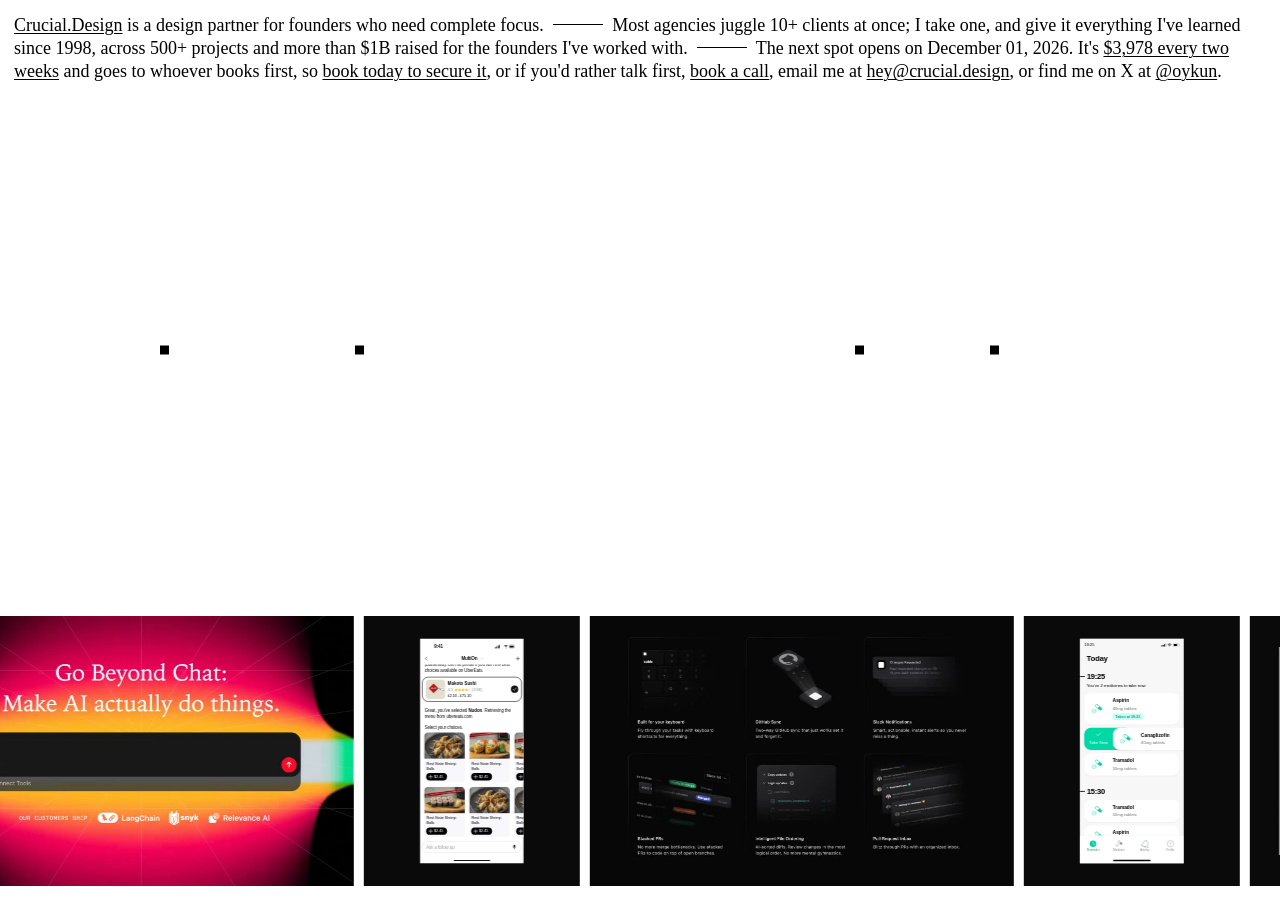
<file: index.html>
<!DOCTYPE html>
<!--

   ████ ████  ██ ██  ████ ██  ███  ██          ███    ██        ████  █████  ████ ██  ████ ██  ██
  ██    ██ ██ ██ ██ ██    ██ ██ ██ ██         ██ ██   ██        ██ ██ ███   ███   ██ ██    ███ ██
  ██    ████  ██ ██ ██    ██ █████ ██         █████   ██        ██ ██ ███     ███ ██ ██ ██ ██ ███
   ████ ██ ██  ████  ████ ██ ██ ██ █████      ██ ██ █ ██ █      ████  █████ ████  ██  ████ ██  ██

  Hey! You are reading the source code. You are my kind of founder.
  Let's talk: hey@crucial.design

-->
<html lang="en">
<head>
  <!-- Google tag (gtag.js) -->
  <script async src="https://www.googletagmanager.com/gtag/js?id=G-3W3DC31QMG"></script>
  <script>
    window.dataLayer = window.dataLayer || [];
    function gtag(){dataLayer.push(arguments);}
    gtag('js', new Date());
    gtag('config', 'G-3W3DC31QMG');
  </script>
  <meta charset="UTF-8">
  <meta name="viewport" content="width=device-width, initial-scale=1.0">
  <title>Crucial.Design — One client at a time</title>
  <meta name="description" content="Design partner for founders who need complete focus. One client at a time, since 1998. London.">

  <!-- Open Graph -->
  <meta property="og:title" content="Crucial.Design — One client at a time">
  <meta property="og:description" content="Design partner for founders who need complete focus. One client at a time, since 1998. London.">
  <meta property="og:type" content="website">
  <meta property="og:url" content="https://crucial.design">
  <meta property="og:image" content="https://crucial.design/images/crucialdesign-og.jpg">

  <!-- Twitter Card -->
  <meta name="twitter:card" content="summary_large_image">
  <meta name="twitter:title" content="Crucial.Design — One client at a time">
  <meta name="twitter:description" content="Design partner for founders who need complete focus. One client at a time, since 1998. London.">
  <meta name="twitter:image" content="https://crucial.design/images/crucialdesign-og.jpg">

  <link rel="icon" type="image/jpeg" href="/images/avatar.jpg">
  <style>
    /* One size, one colour, plain text. */
    :root { --pad: 14px; --strip: clamp(170px, 30dvh, 330px); }
    * { box-sizing: border-box; margin: 0; padding: 0; }
    html, body { height: 100%; overflow: hidden; }
    body {
      background: #fff;
      color: #000;
      font: 400 18px/1.3 'Times New Roman', Times, serif;
      -webkit-font-smoothing: antialiased;
      display: grid;
      grid-template-rows: 1fr auto;
      height: 100dvh;
    }
    a { color: inherit; text-decoration: none; }
    a { text-decoration: underline; text-decoration-thickness: 1px; text-underline-offset: 2px; }
    a:hover { text-decoration: none; }

    .lead { padding-top: var(--pad); min-height: 0; overflow: hidden; }
    .ruled {
      line-height: 1.28;
      padding: 0 var(--pad);
    }
    .ruled p { text-wrap: pretty; }
    /* The ———— divider, drawn as one solid line. */
    .rule {
      display: inline-block;
      width: 2.8em;
      margin: 0 0.25em;
      border-top: 1px solid currentColor;
      vertical-align: 0.32em;
      overflow: hidden;
      white-space: nowrap;
      text-indent: 100%;
      line-height: 0;
    }

    .strip {
      height: var(--strip);
      overflow: hidden;
      cursor: grab;
      touch-action: pan-y;
      user-select: none;
      -webkit-user-select: none;
      margin-bottom: var(--pad);
    }
    .strip.dragging { cursor: grabbing; }
    .track { display: flex; height: 100%; width: max-content; will-change: transform; }
    .track figure { height: 100%; padding-right: 10px; flex: none; }
    .track img, .track video {
      height: 100%;
      width: auto;
      display: block;
      background: #111;
      pointer-events: none;
    }

    /* Hover a piece: a line about it in the middle of the screen, set like the text at the top. */
    .about {
      position: fixed;
      left: var(--pad); right: var(--pad);
      top: 50%;                      /* moved onto the dots' line by layout() */
      transform: translateY(-50%);
      line-height: 1.28;
      text-wrap: pretty;
      pointer-events: none;
      opacity: 0;
      transition: opacity .25s;
    }
    .about.on { opacity: 1; }

    /* Easter eggs: four black dots on one line, halfway between the text and the work. They're little bodies:
       hover one and it grows both ways into a black pill that shoves its neighbours aside; click and it does the thing.
       Click the white space and they get flung, bounce off each other and settle somewhere new. */
    .dots { position: fixed; inset: 0; pointer-events: none; transition: opacity .25s; }
    body.peek .dots { opacity: 0; pointer-events: none; }
    body.peek .dot { pointer-events: none; }
    .dot {
      position: absolute;
      height: 9px; width: 9px;
      background: #000; color: #fff;
      text-decoration: none;
      font-size: 16px; line-height: 30px;
      white-space: nowrap; overflow: hidden;
      pointer-events: auto;
      cursor: pointer;
      transform: translateY(-50%);
      transition: height .22s cubic-bezier(.22,1,.36,1);   /* width and position are run by the physics below */
    }
    .dot::before { content: ''; position: absolute; inset: -10px; }   /* a bigger target than the 9px dot */
    .dot[data-kind="time"] { cursor: default; }
    .dot span { display: block; width: max-content; padding: 0 15px; opacity: 0; transition: opacity .15s; }
    .dot.open { height: 30px; z-index: 1; }
    .dot.open span { opacity: 1; transition-delay: .06s; }
    .dot:hover { text-decoration: none; }

    @media (max-width: 700px) {
      :root { --strip: clamp(130px, 22dvh, 210px); }
    }
  </style>
</head>
<body>

  <main class="lead">
    <div class="ruled">
    <p>
      <a href="/">Crucial.Design</a> is a design partner for founders who need complete focus.
      <span class="rule">————</span> Most agencies juggle 10+ clients at once; I take one, and give it everything I've learned since 1998,
      across 500+ projects and more than $1B raised for the founders I've worked with.
      <span class="rule">————</span> The next spot opens on December 01, 2026. It's <a href="https://buy.stripe.com/28E8wDf8O1k99LY7gs0gw0w" target="_blank" rel="noopener">$3,978 every two weeks</a> and goes to whoever books first, so
      <a href="https://buy.stripe.com/28E8wDf8O1k99LY7gs0gw0w" target="_blank" rel="noopener">book today to secure it</a>,
      or if you'd rather talk first, <a href="https://cal.com/crucialdesign/15min" target="_blank" rel="noopener">book a call</a>,
      email me at <a href="mailto:hey@crucial.design">hey@crucial.design</a>, or find me on X at
      <a href="https://x.com/oykun" target="_blank" rel="noopener">@oykun</a>.
    </p>
    </div>
  </main>

  <p class="about" id="about" aria-hidden="true"></p>

  <div class="dots" id="dots">
    <a class="dot" data-kind="time" role="note" aria-label="Where I am"><span>Based in London, <b id="clock" style="font-weight:400"></b> local time</span></a>
    <a class="dot" href="https://cal.com/crucialdesign/15min" target="_blank" rel="noopener" aria-label="Book a call"><span>Book a 15-minute call</span></a>
    <a class="dot" href="mailto:hey@crucial.design" aria-label="Email"><span>hey@crucial.design</span></a>
    <a class="dot" href="https://buy.stripe.com/28E8wDf8O1k99LY7gs0gw0w" target="_blank" rel="noopener" aria-label="Start"><span>Start now, $3,978 every two weeks</span></a>
  </div>

  <section class="strip" id="strip" aria-label="Selected work">
    <div class="track" id="track"></div>
  </section>

  <script>
    // What each project did, shown mid-screen on hover (wording and numbers from the Q4 redesign, checked 9 Nov).
    var PROJECTS = {
      arcade:  'Arcade.dev, the MCP runtime for secure, reliable AI agent deployments. $72M raised, backed by Morgan Stanley, Wipro, SYN Ventures and Laude Ventures.',
      multion: 'MultiOn.ai, AI agents that act on your behalf. Backed by Amazon and General Catalyst, featured in Forbes and VentureBeat.',
      cubic:   'cubic.dev, code review for the AI era. Backed by Y Combinator, helping teams ship higher-quality code 3x faster.',
      echo:    'Echo, NHS prescriptions without the hassle. Featured by Apple, BBC, Wired, The Times and TechCrunch, then acquired by McKesson, owner of LloydsPharmacy.',
      cooin:   'Cooin, a platform to buy, sell and trade crypto on web and mobile, built with Adobe.',
      mod:     'mod.computer, a real-time workspace for orchestrating AI coding agents.'
    };

    // The strip, in order: [file, project, width / height]. .mp4 files are the animated pieces from Q4.
    var WORK = [
      ['v-arcade001.mp4', 'arcade', 2400/1528], ['screen-multion-chat.svg', 'multion'], ['v-cubic-4.mp4', 'cubic', 2200/1400],
      ['screen-echo-today.svg', 'echo'], ['v-cooin-dash.mp4', 'cooin', 744/520], ['v-arcade002.mp4', 'arcade', 2400/1400],
      ['mod-brand-small.svg', 'mod'], ['v-multion-1-signin.mp4', 'multion', 1200/1844], ['v-cubic-card-2.mp4', 'cubic', 1130/1150],
      ['screen-cooin-sell.svg', 'cooin'], ['screen-multion-home.svg', 'multion'], ['v-arcade003.mp4', 'arcade', 2400/1528],
      ['multion-3_00.jpg', 'multion'], ['v-cubic-card-4.mp4', 'cubic', 1130/1150], ['v-cooin-terrace.mp4', 'cooin', 1280/1600],
      ['screen-echo-meds.svg', 'echo'], ['v-arcade004.mp4', 'arcade', 2400/1528], ['v-cubic-card-1.mp4', 'cubic', 1130/1150],
      ['v-cubic-card-5.mp4', 'cubic', 1130/1150]
    ];

    var strip = document.getElementById('strip');
    var track = document.getElementById('track');
    var still = window.matchMedia('(prefers-reduced-motion: reduce)').matches;

    // Two copies of the set, so the loop never shows an end.
    for (var copy = 0; copy < 2; copy++) {
      WORK.forEach(function (w) {
        var fig = document.createElement('figure');
        var el;
        if (/\.mp4$/.test(w[0])) {
          el = document.createElement('video');
          el.src = '/work/' + w[0];
          el.poster = '/work/' + w[0].replace('.mp4', '.jpg');
          el.muted = true; el.loop = true; el.playsInline = true; el.preload = 'metadata';
          el.setAttribute('muted', ''); el.setAttribute('playsinline', '');
          el.style.aspectRatio = w[2];
        } else {
          el = document.createElement('img');
          el.src = '/work/' + w[0];
          el.draggable = false;
        }
        el.setAttribute('aria-label', copy ? '' : PROJECTS[w[1]]);
        fig.dataset.project = w[1];
        fig.appendChild(el);
        track.appendChild(fig);
      });
    }

    // Only the videos on screen play.
    if ('IntersectionObserver' in window) {
      var io = new IntersectionObserver(function (entries) {
        entries.forEach(function (e) {
          var v = e.target;
          if (e.isIntersecting && !still) { var p = v.play(); if (p) p.catch(function () {}); } else v.pause();
        });
      }, { root: strip, rootMargin: '0px 300px' });
      track.querySelectorAll('video').forEach(function (v) { io.observe(v); });
    }

    // Hover: the line about that piece fades in mid-screen.
    var about = document.getElementById('about'), aboutTimer = 0;
    track.addEventListener('mouseover', function (e) {
      var fig = e.target.closest('figure');
      if (!fig || dragging) return;
      clearTimeout(aboutTimer);
      about.textContent = PROJECTS[fig.dataset.project];
      about.classList.add('on'); document.body.classList.add('peek');
    });
    strip.addEventListener('mouseleave', function () {
      aboutTimer = setTimeout(function () { about.classList.remove('on'); document.body.classList.remove('peek'); }, 120);
    });

    var pos = 0;            // px scrolled
    var speed = 0.9;        // px per frame of idle drift
    var hovering = false, dragging = false, lastX = 0;

    function frame() {
      var half = track.scrollWidth / 2;
      if (!hovering && !dragging && !still) pos += speed;
      if (half > 0) pos = ((pos % half) + half) % half;
      track.style.transform = 'translate3d(' + (-pos) + 'px,0,0)';
      requestAnimationFrame(frame);
    }
    requestAnimationFrame(frame);

    strip.addEventListener('mouseenter', function () { hovering = true; });
    strip.addEventListener('mouseleave', function () { hovering = false; });

    // The page never scrolls, so the wheel anywhere moves the work.
    window.addEventListener('wheel', function (e) {
      e.preventDefault();
      pos += Math.abs(e.deltaX) > Math.abs(e.deltaY) ? e.deltaX : e.deltaY;
    }, { passive: false });

    strip.addEventListener('pointerdown', function (e) {
      dragging = true; lastX = e.clientX;
      strip.classList.add('dragging');
      strip.setPointerCapture(e.pointerId);
    });
    strip.addEventListener('pointermove', function (e) {
      if (!dragging) return;
      pos -= e.clientX - lastX; lastX = e.clientX;
    });
    ['pointerup', 'pointercancel'].forEach(function (t) {
      strip.addEventListener(t, function () { dragging = false; strip.classList.remove('dragging'); });
    });


    // ---- The dots: four bodies on one line, halfway between the text and the work.
    // Each is pulled towards a resting spot by a soft spring; when two touch they push each other apart and trade
    // speed, like billiard balls on a rail. A hovered dot grows into a pill from its centre and shoves the others away.
    var dots = [].slice.call(document.querySelectorAll('.dot'));
    var CONTENT = dots.map(function (d) {
      return { html: d.innerHTML, href: d.getAttribute('href'), target: d.getAttribute('target'),
               kind: d.dataset.kind || '', label: d.getAttribute('aria-label') };
    });
    function wear(d, c) {                                   // give a body a different job
      d.innerHTML = c.html; d.setAttribute('aria-label', c.label);
      if (c.href) d.setAttribute('href', c.href); else d.removeAttribute('href');
      if (c.target) { d.setAttribute('target', c.target); d.setAttribute('rel', 'noopener'); } else d.removeAttribute('target');
      if (c.kind) { d.dataset.kind = c.kind; d.setAttribute('role', 'note'); } else { delete d.dataset.kind; d.removeAttribute('role'); }
    }
    var DOT = 9, GAP = 8, EDGE = 14;
    var bodies = dots.map(function (d) { return { el: d, x: 0, v: 0, rest: 0, w: DOT, tw: DOT }; });
    var lineY = 0;

    function restSpots() {                                   // spread across the line, at least 10% apart;
      var p;                                                 // they only bump when a pill opens or they get flung
      do { p = bodies.map(function () { return .06 + Math.random() * .88; }).sort(); }
      while (p.some(function (v, i) { return i && v - p[i - 1] < .10; }));
      return p;
    }
    var spots = restSpots();
    function layout() {
      var top = document.querySelector('.ruled').getBoundingClientRect().bottom;
      var bottom = strip.getBoundingClientRect().top;
      lineY = (top + bottom) / 2;
      about.style.top = lineY + 'px';
      bodies.forEach(function (b, i) { b.rest = spots[i] * innerWidth; b.el.style.top = lineY + 'px'; });
    }
    layout();
    bodies.forEach(function (b) { b.x = b.rest; });
    addEventListener('resize', layout);
    if (document.fonts) document.fonts.ready.then(layout);

    // White space click: new jobs, new resting spots, and a hard random kick so they fly and collide.
    function fling() {
      bodies.forEach(close);
      var order = CONTENT.slice().sort(function () { return Math.random() - .5; });
      bodies.forEach(function (b, i) { wear(b.el, order[i]); });
      tick();
      spots = restSpots(); layout();
      bodies.forEach(function (b) { b.v += (Math.random() < .5 ? -1 : 1) * (1400 + Math.random() * 1800); });
    }

    var last = performance.now();
    function step(now) {
      var dt = Math.min((now - last) / 1000, 1 / 30); last = now;
      var W = innerWidth;
      bodies.forEach(function (b) {
        b.w += (b.tw - b.w) * Math.min(1, dt * 26);           // grow / shrink smoothly
        var k = 120, c = 17;                                    // spring to the resting spot, with damping
        b.v += (k * (b.rest - b.x) - c * b.v) * dt;
        b.x += b.v * dt;
        var lo = EDGE + b.w / 2, hi = W - EDGE - b.w / 2;     // the screen edges are walls
        if (b.x < lo) { b.x = lo; if (b.v < 0) b.v *= -.6; }
        if (b.x > hi) { b.x = hi; if (b.v > 0) b.v *= -.6; }
      });
      for (var pass = 0; pass < 4; pass++) {                  // neighbours push each other apart
        for (var i = 0; i < bodies.length - 1; i++) {
          var a = bodies[i], b = bodies[i + 1];
          var min = (a.w + b.w) / 2 + GAP, gap = b.x - a.x;
          if (gap < min) {
            var over = min - gap;
            var ma = a.tw > DOT ? 0 : 1, mb = b.tw > DOT ? 0 : 1;   // an open pill holds its ground, the dot gets shoved
            if (!ma && !mb) ma = mb = 1;
            a.x -= over * ma / (ma + mb); b.x += over * mb / (ma + mb);
            if (a.v > b.v) { var t = a.v; a.v = b.v * .85; b.v = t * .85; }   // trade speed, lose a little
          }
        }
        bodies.forEach(function (b) {                         // and nobody gets pushed through a wall
          b.x = Math.min(Math.max(b.x, EDGE + b.w / 2), W - EDGE - b.w / 2);
        });
      }
      bodies.forEach(function (b) {
        b.el.style.width = b.w + 'px';
        b.el.style.left = (b.x - b.w / 2) + 'px';
      });
      requestAnimationFrame(step);
    }
    requestAnimationFrame(step);

    function open(b) {
      if (b.tw > DOT) return;
      bodies.forEach(function (o) { if (o !== b) close(o); });
      b.el.classList.add('open');
      b.tw = Math.ceil(b.el.querySelector('span').getBoundingClientRect().width) + 1;
    }
    function close(b) { if (b.tw === DOT) return; b.el.classList.remove('open'); b.tw = DOT; }

    var canHover = matchMedia('(hover: hover)').matches;
    bodies.forEach(function (b) {
      var d = b.el;
      d.addEventListener('mouseenter', function () { if (canHover) open(b); });
      d.addEventListener('mouseleave', function () { if (canHover) close(b); });
      d.addEventListener('click', function (e) {
        if (d.dataset.kind === 'time') { e.preventDefault(); if (!canHover) (b.tw > DOT ? close : open)(b); return; }
        if (!canHover && b.tw === DOT) { e.preventDefault(); open(b); }   // touch: first tap shows, second acts
      });
    });
    document.addEventListener('click', function (e) {
      if (e.target.closest('.dot')) return;
      if (e.target.closest('a, .strip')) { bodies.forEach(close); return; }
      fling();
    });

    // London time for the first dot.
    var fmt = new Intl.DateTimeFormat('en-GB', { timeZone: 'Europe/London', hour: '2-digit', minute: '2-digit' });
    function tick() { var c = document.getElementById('clock'); if (c) c.textContent = fmt.format(new Date()); }
    tick(); setInterval(tick, 15000);
  </script>
</body>
</html>
</file>
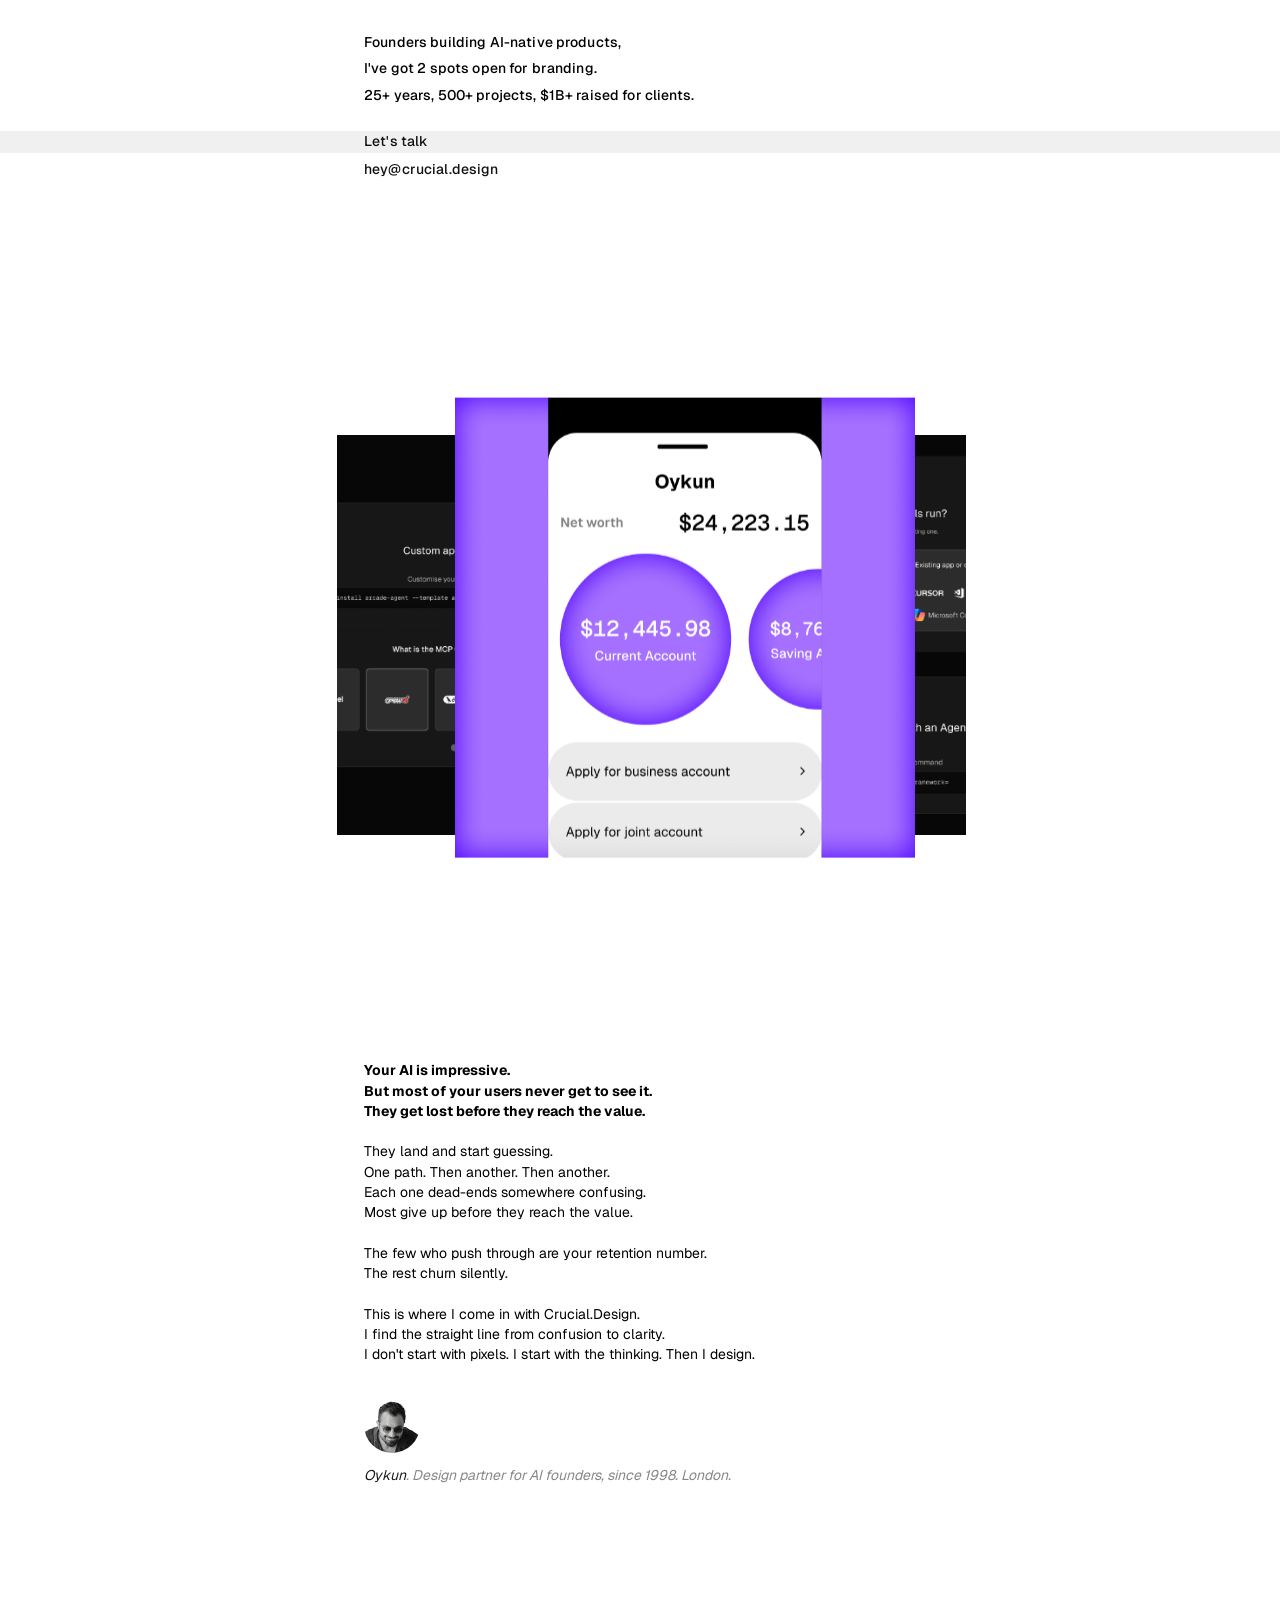
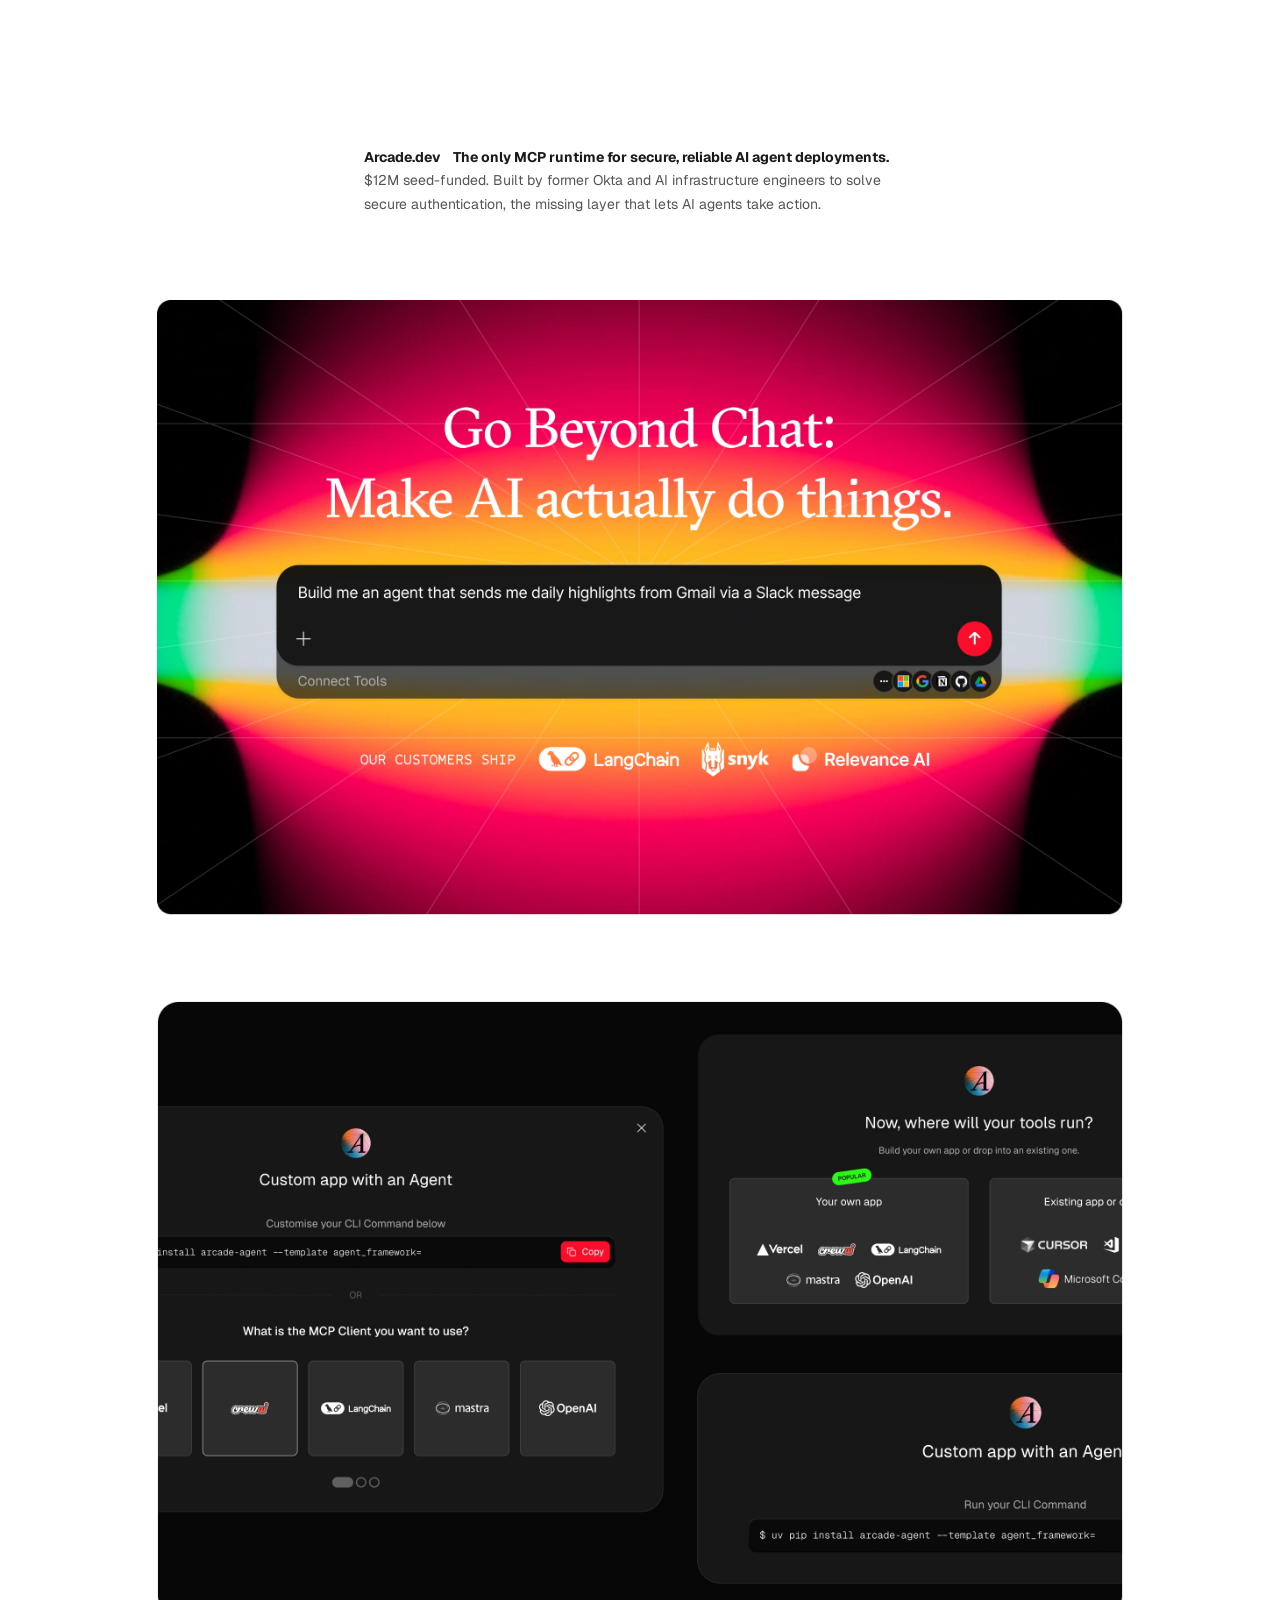
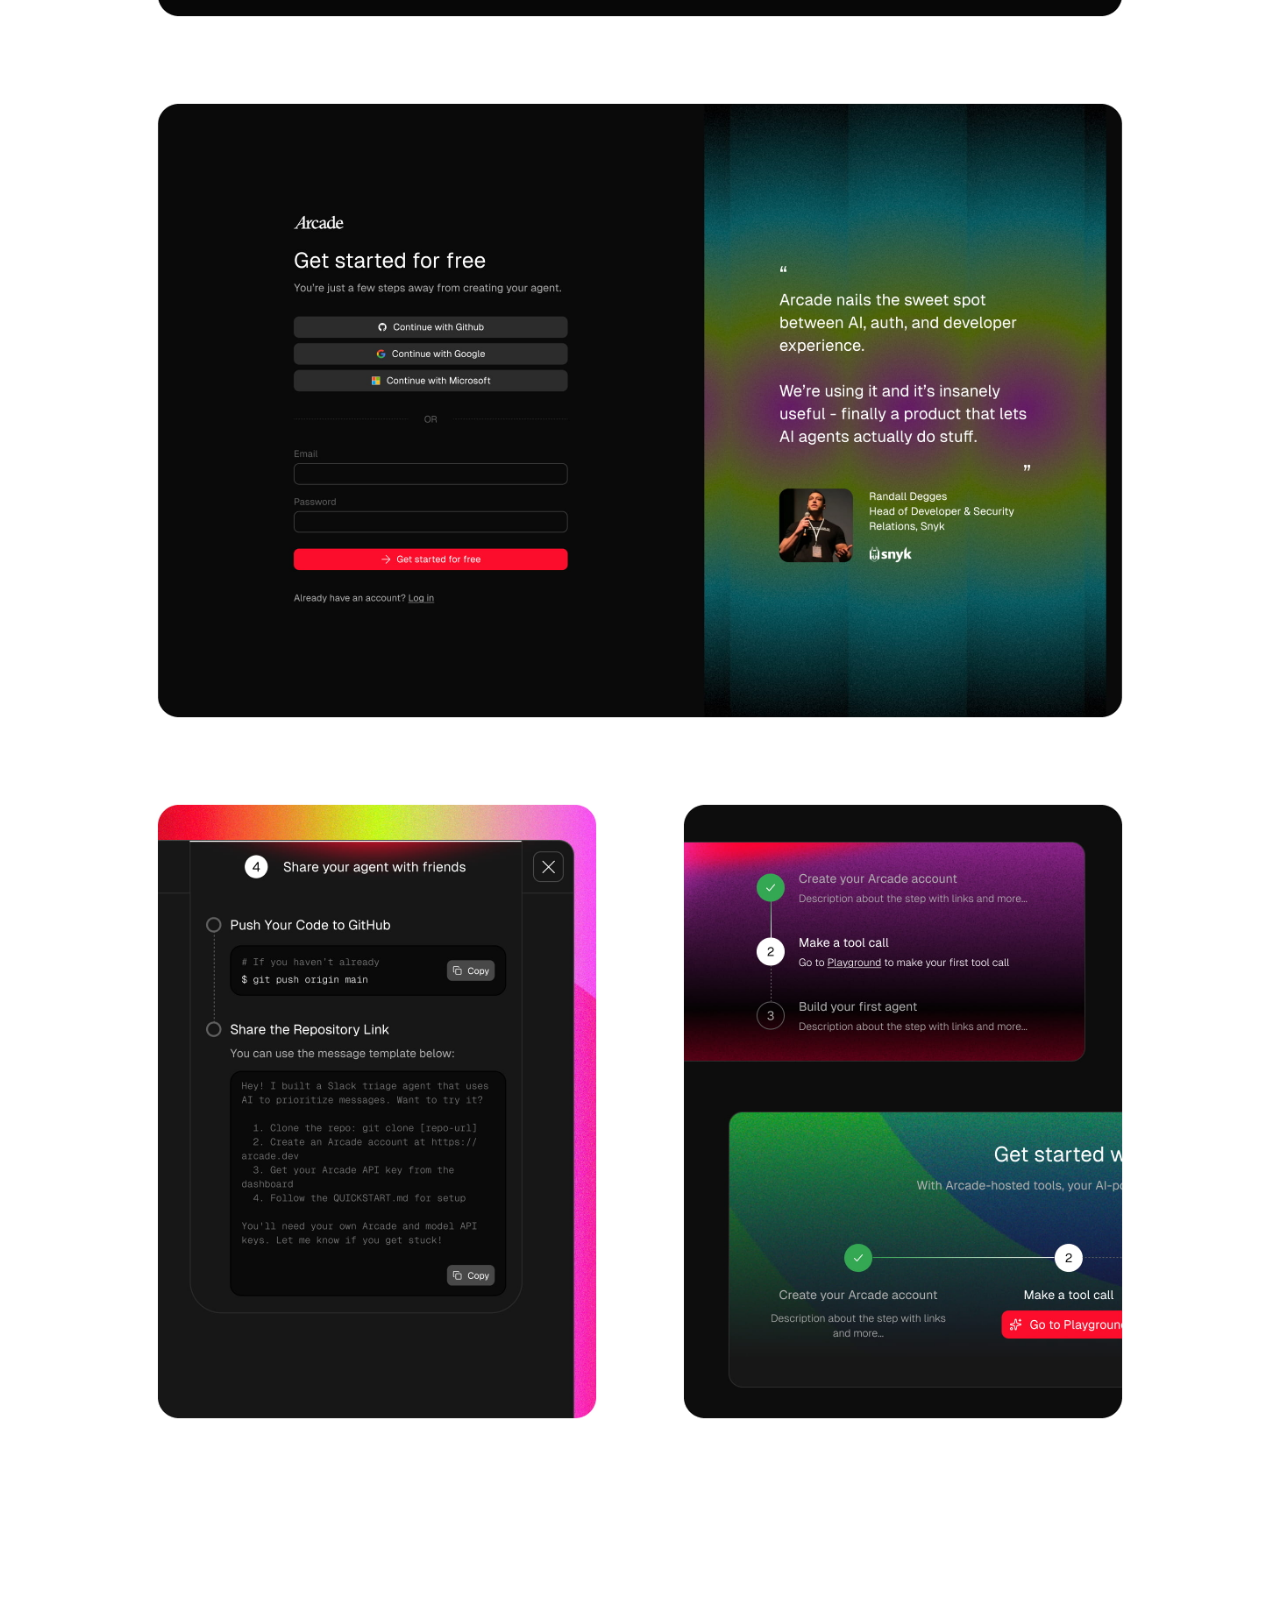
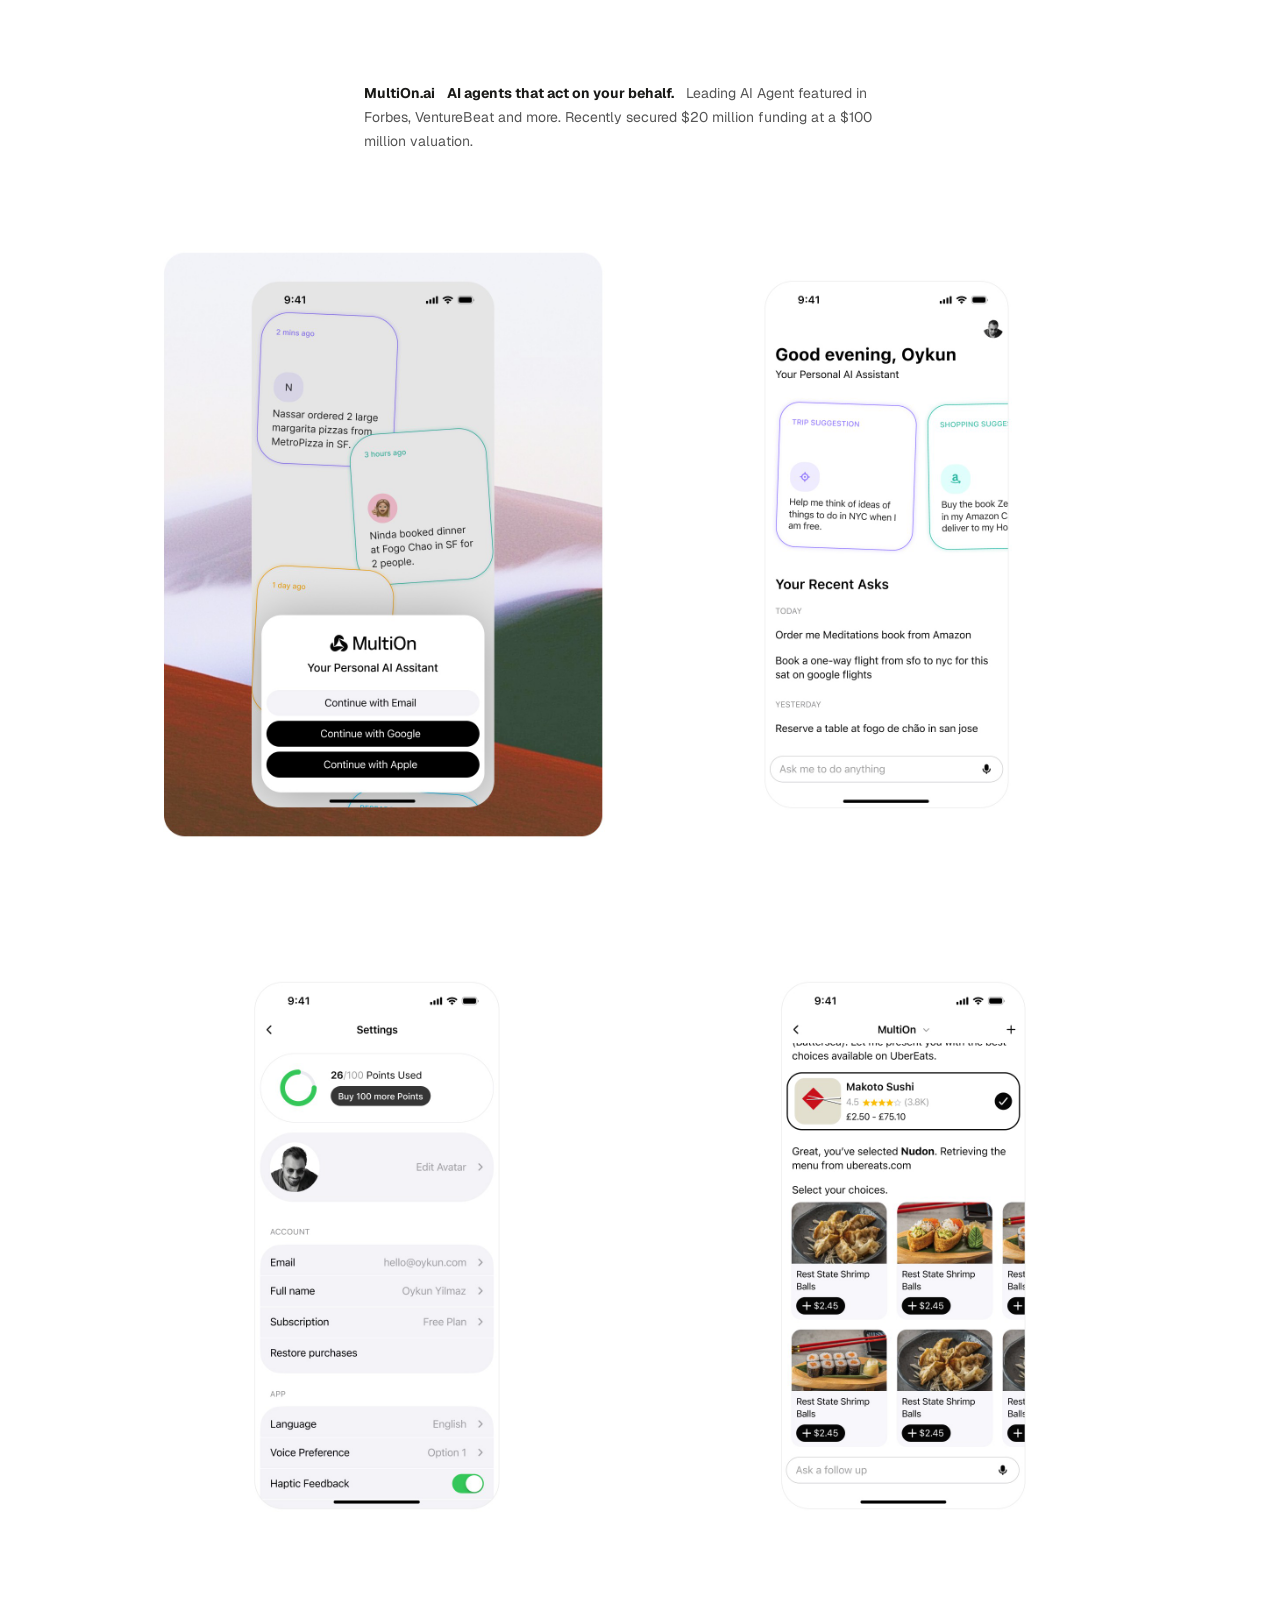
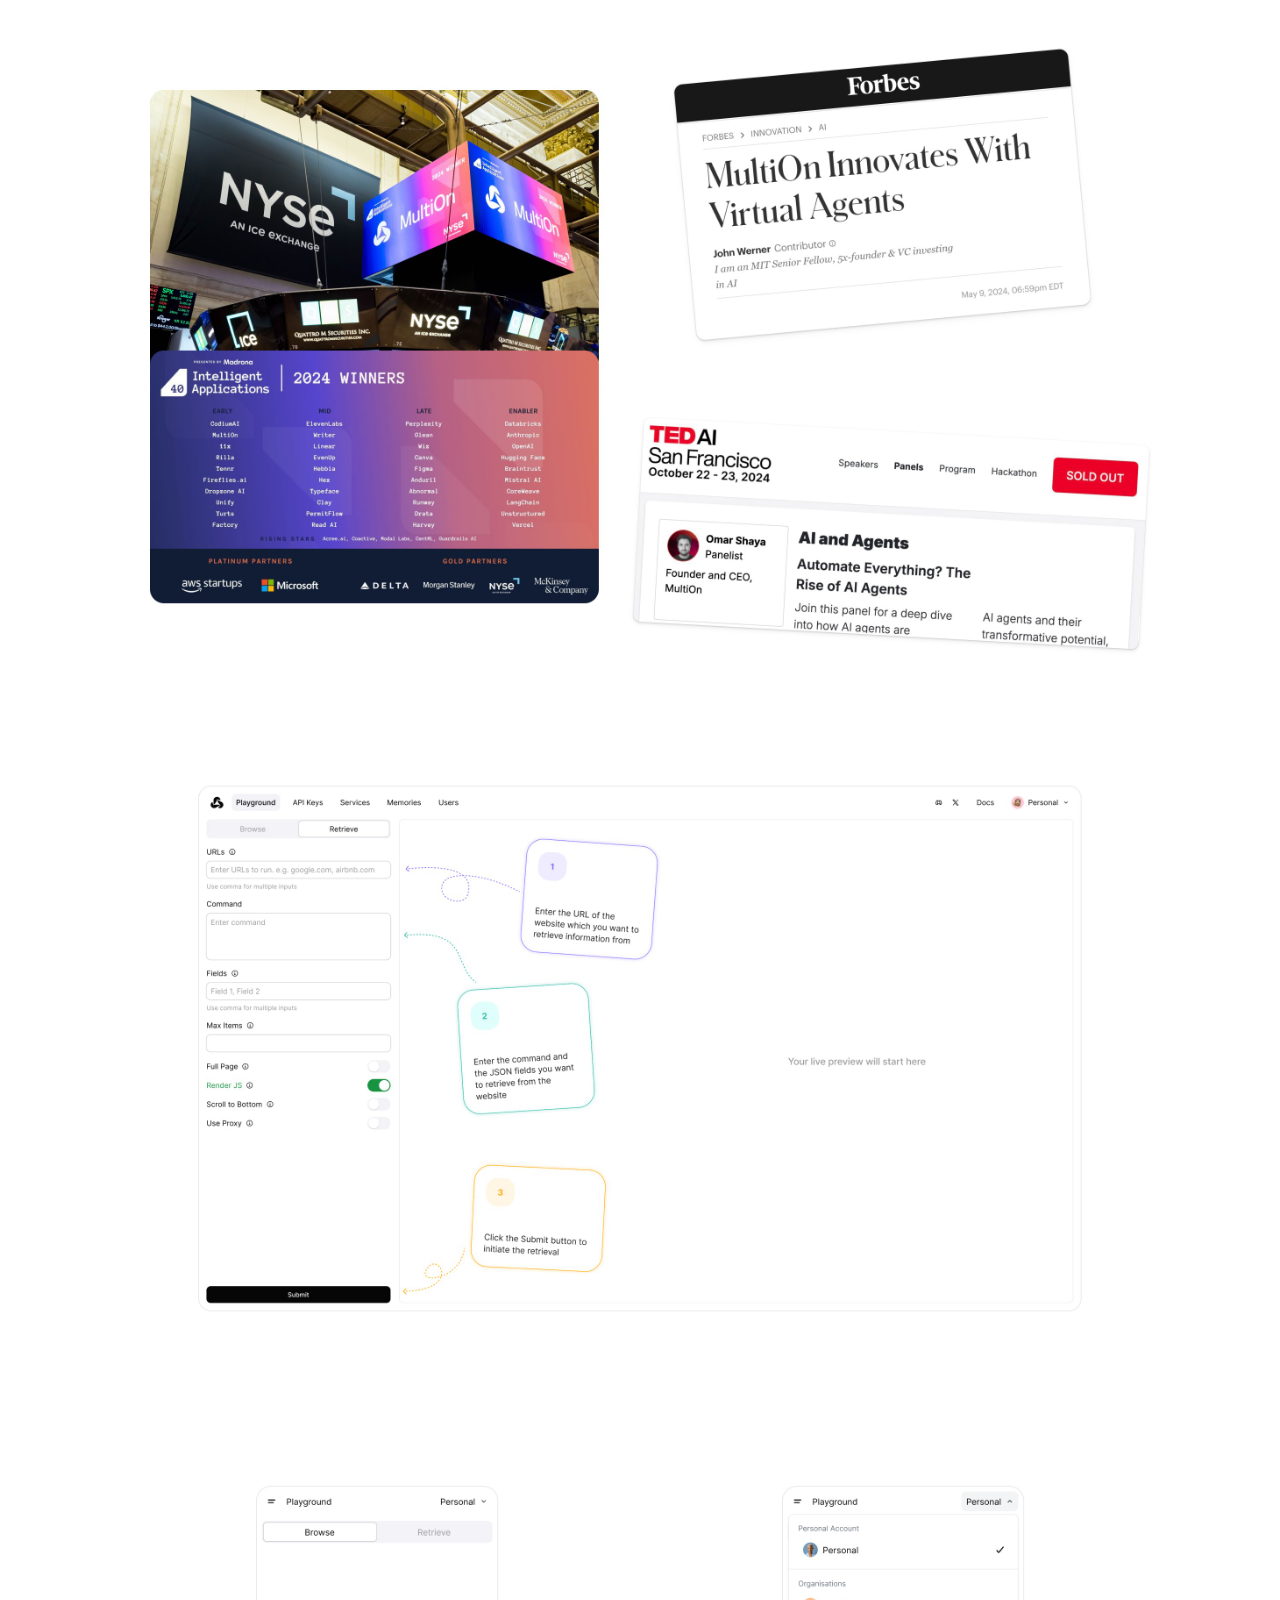
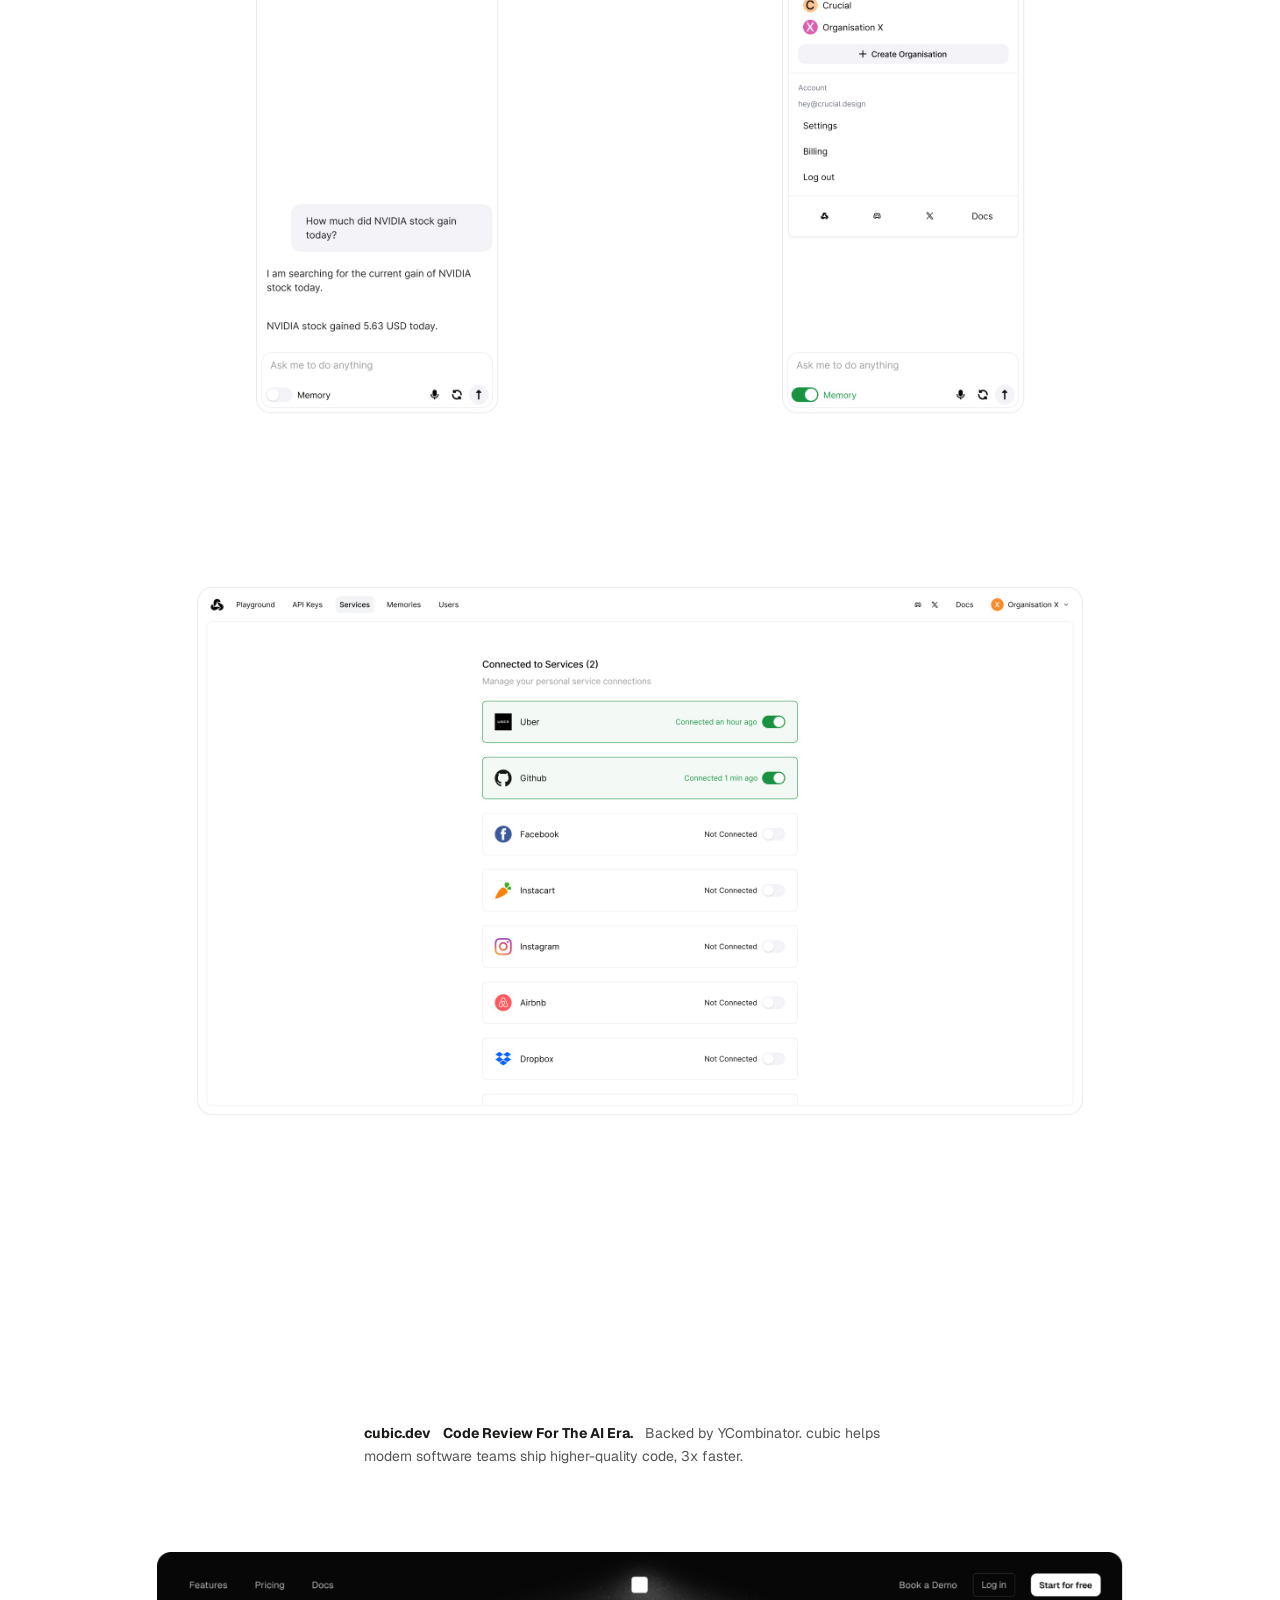
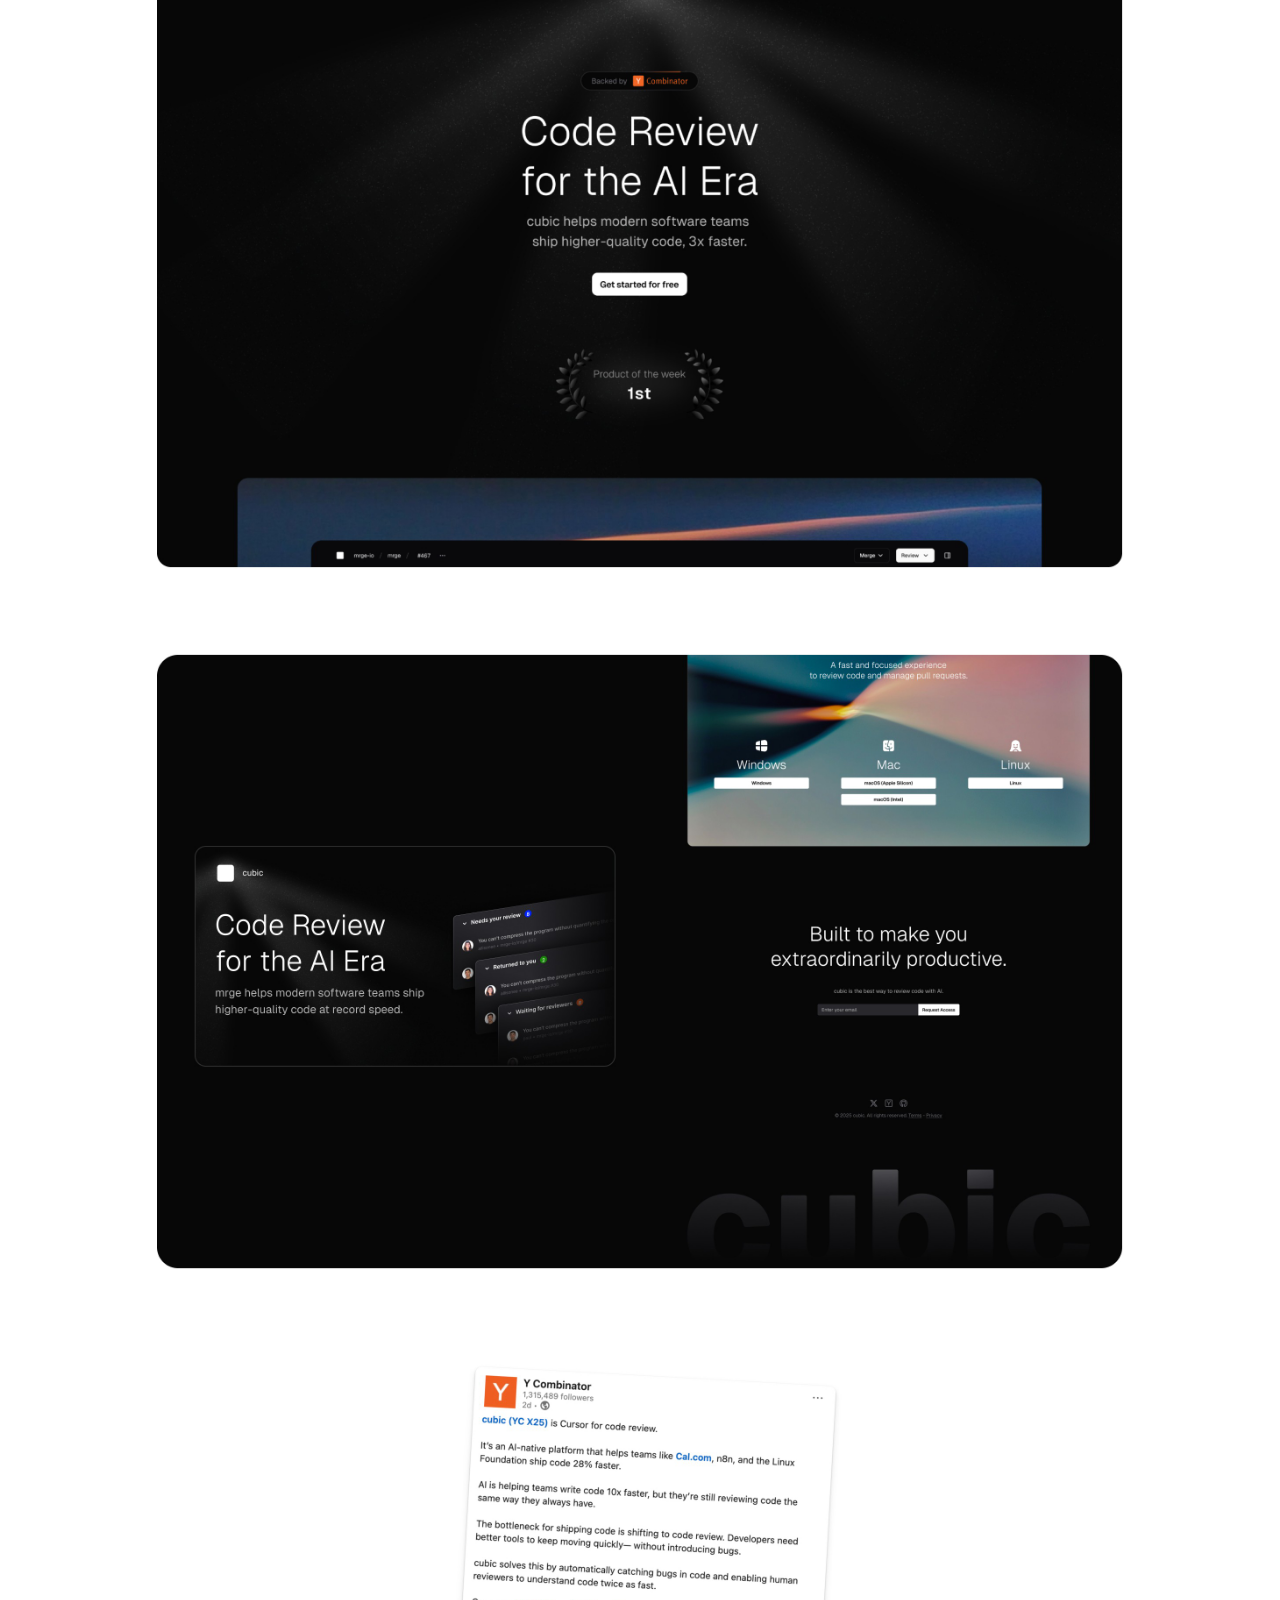
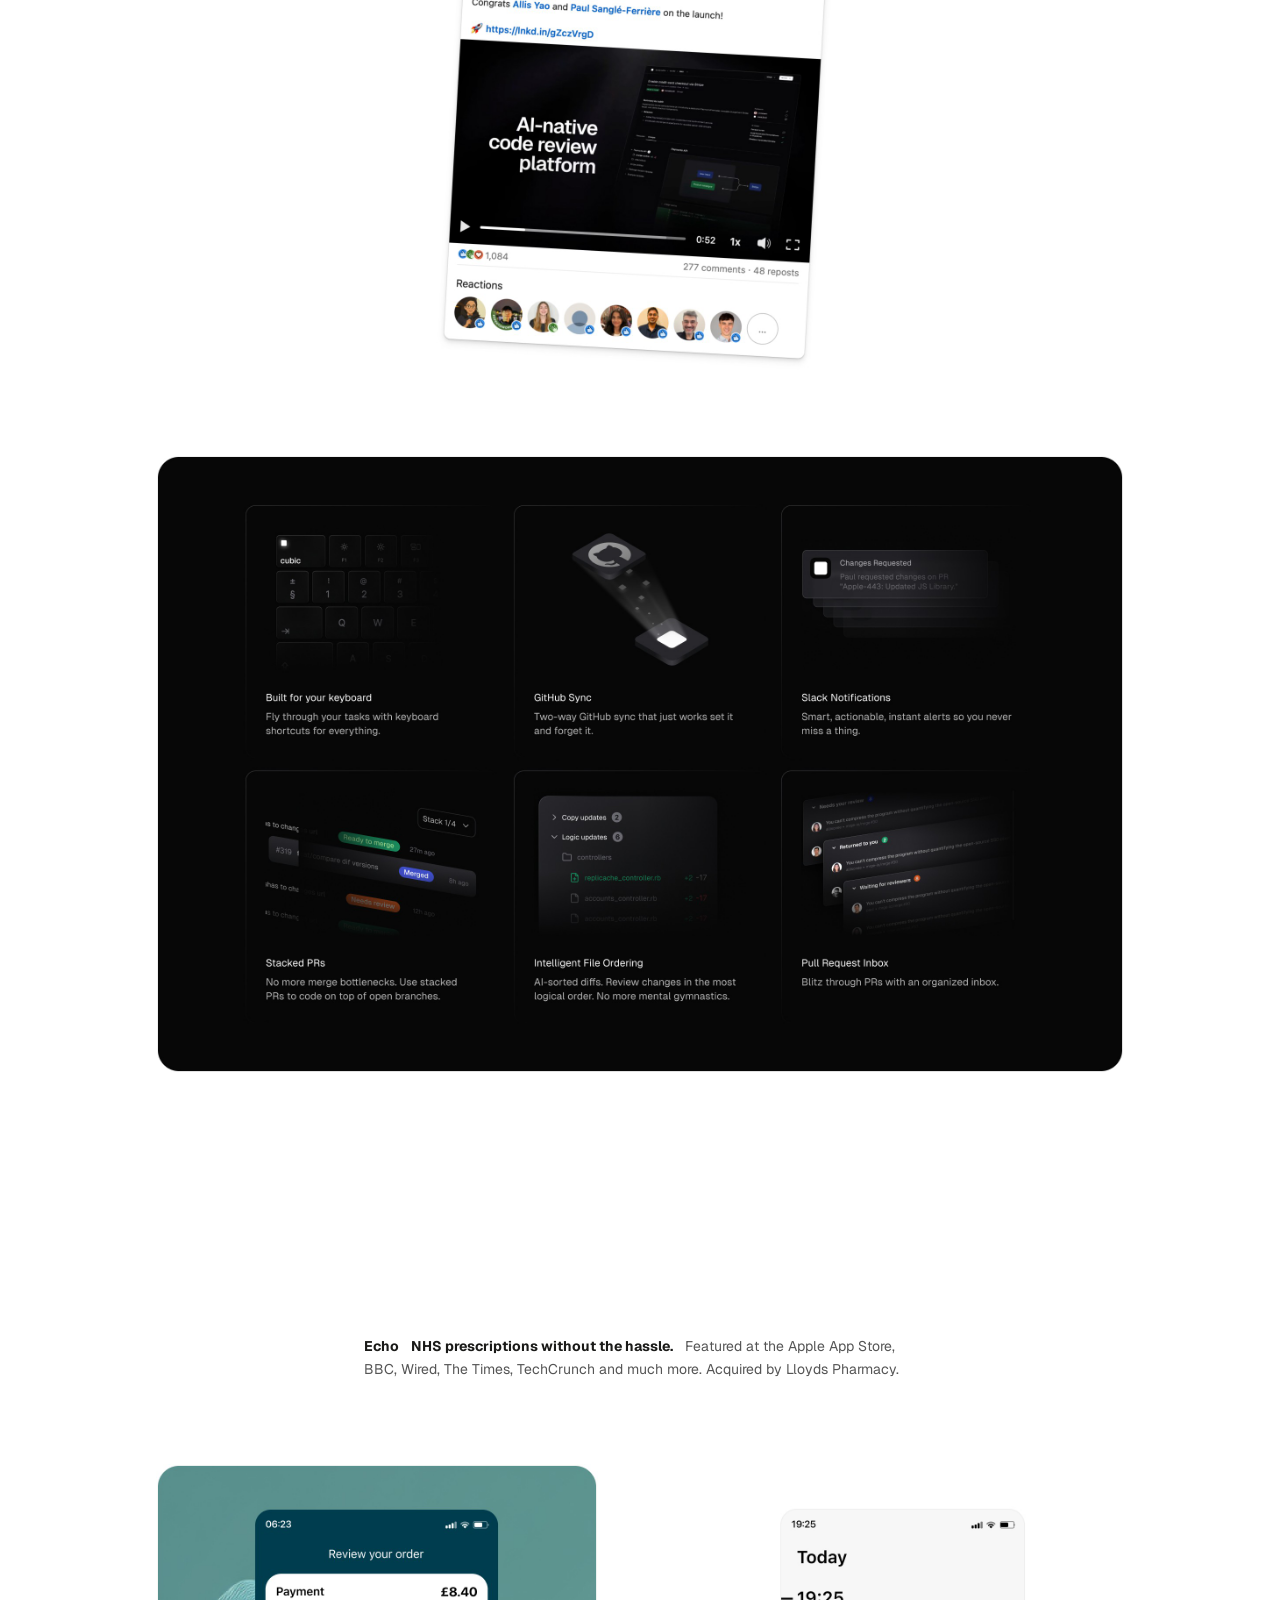
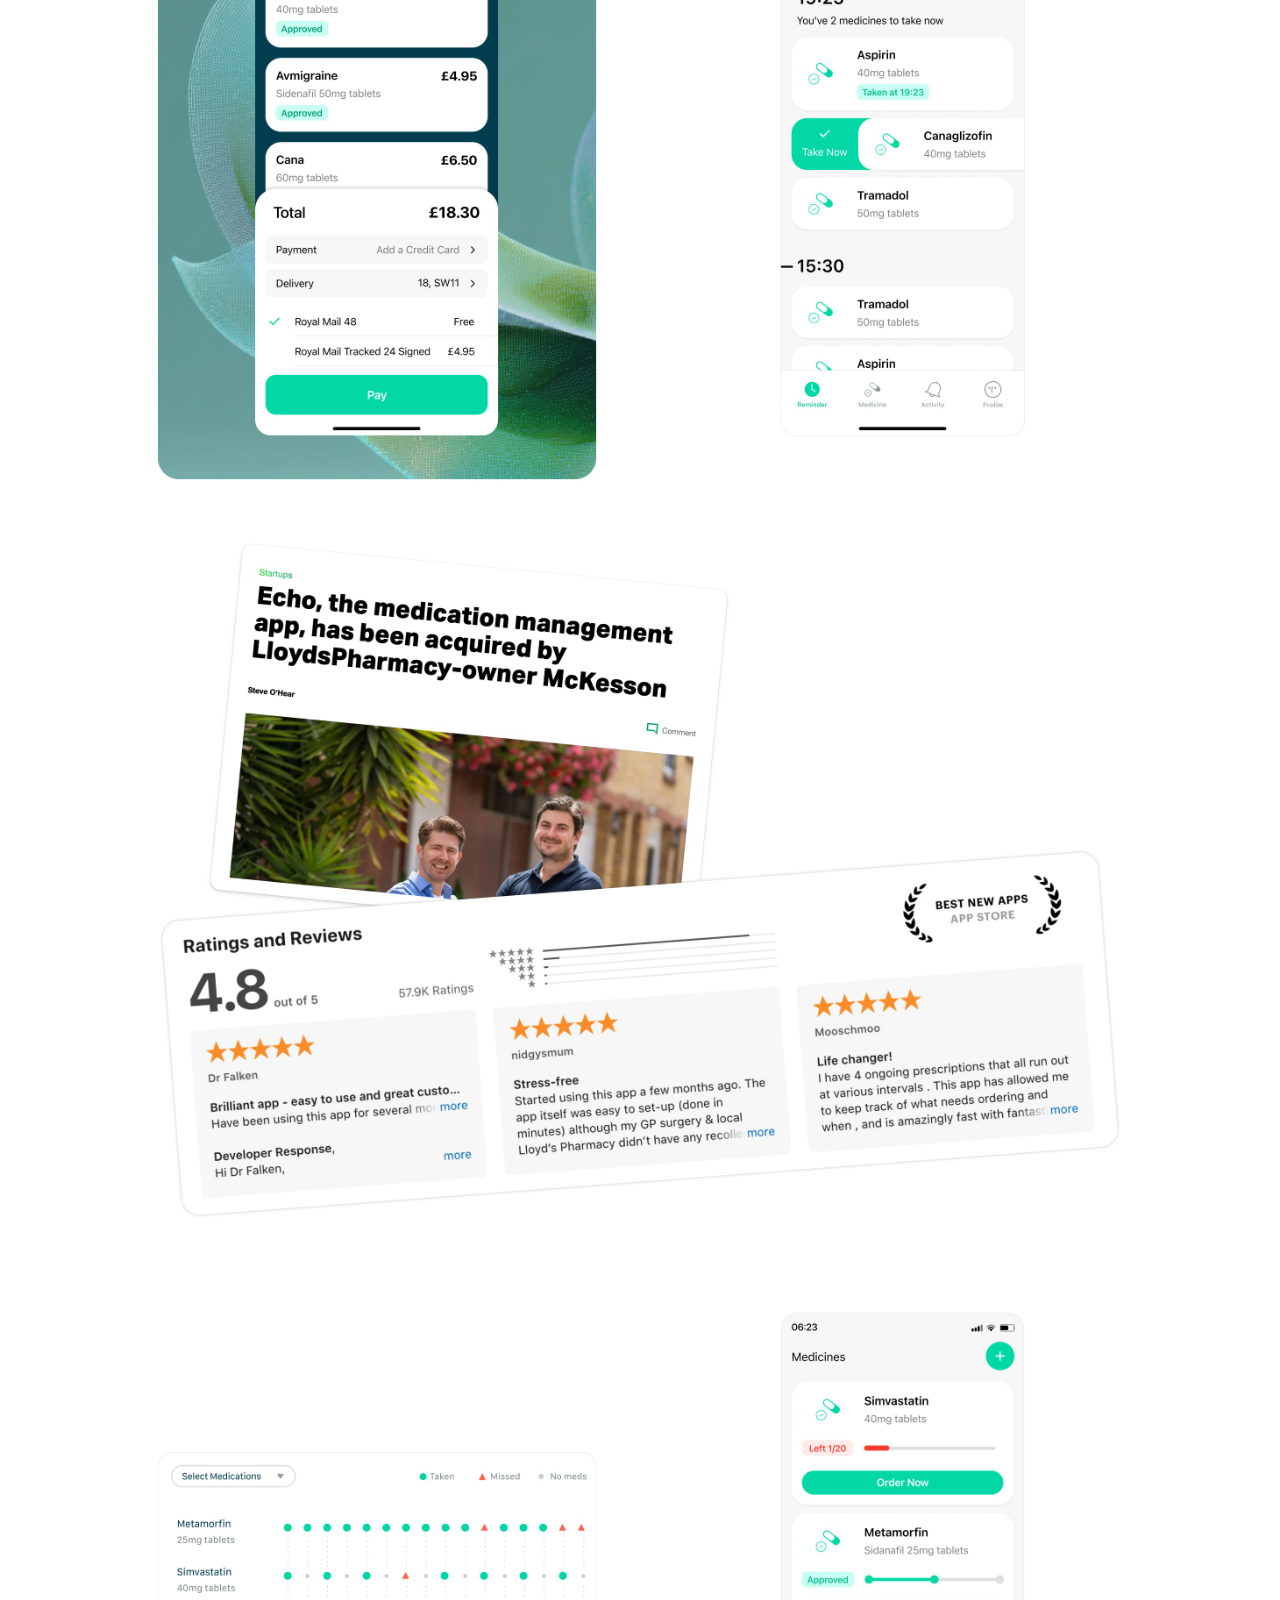
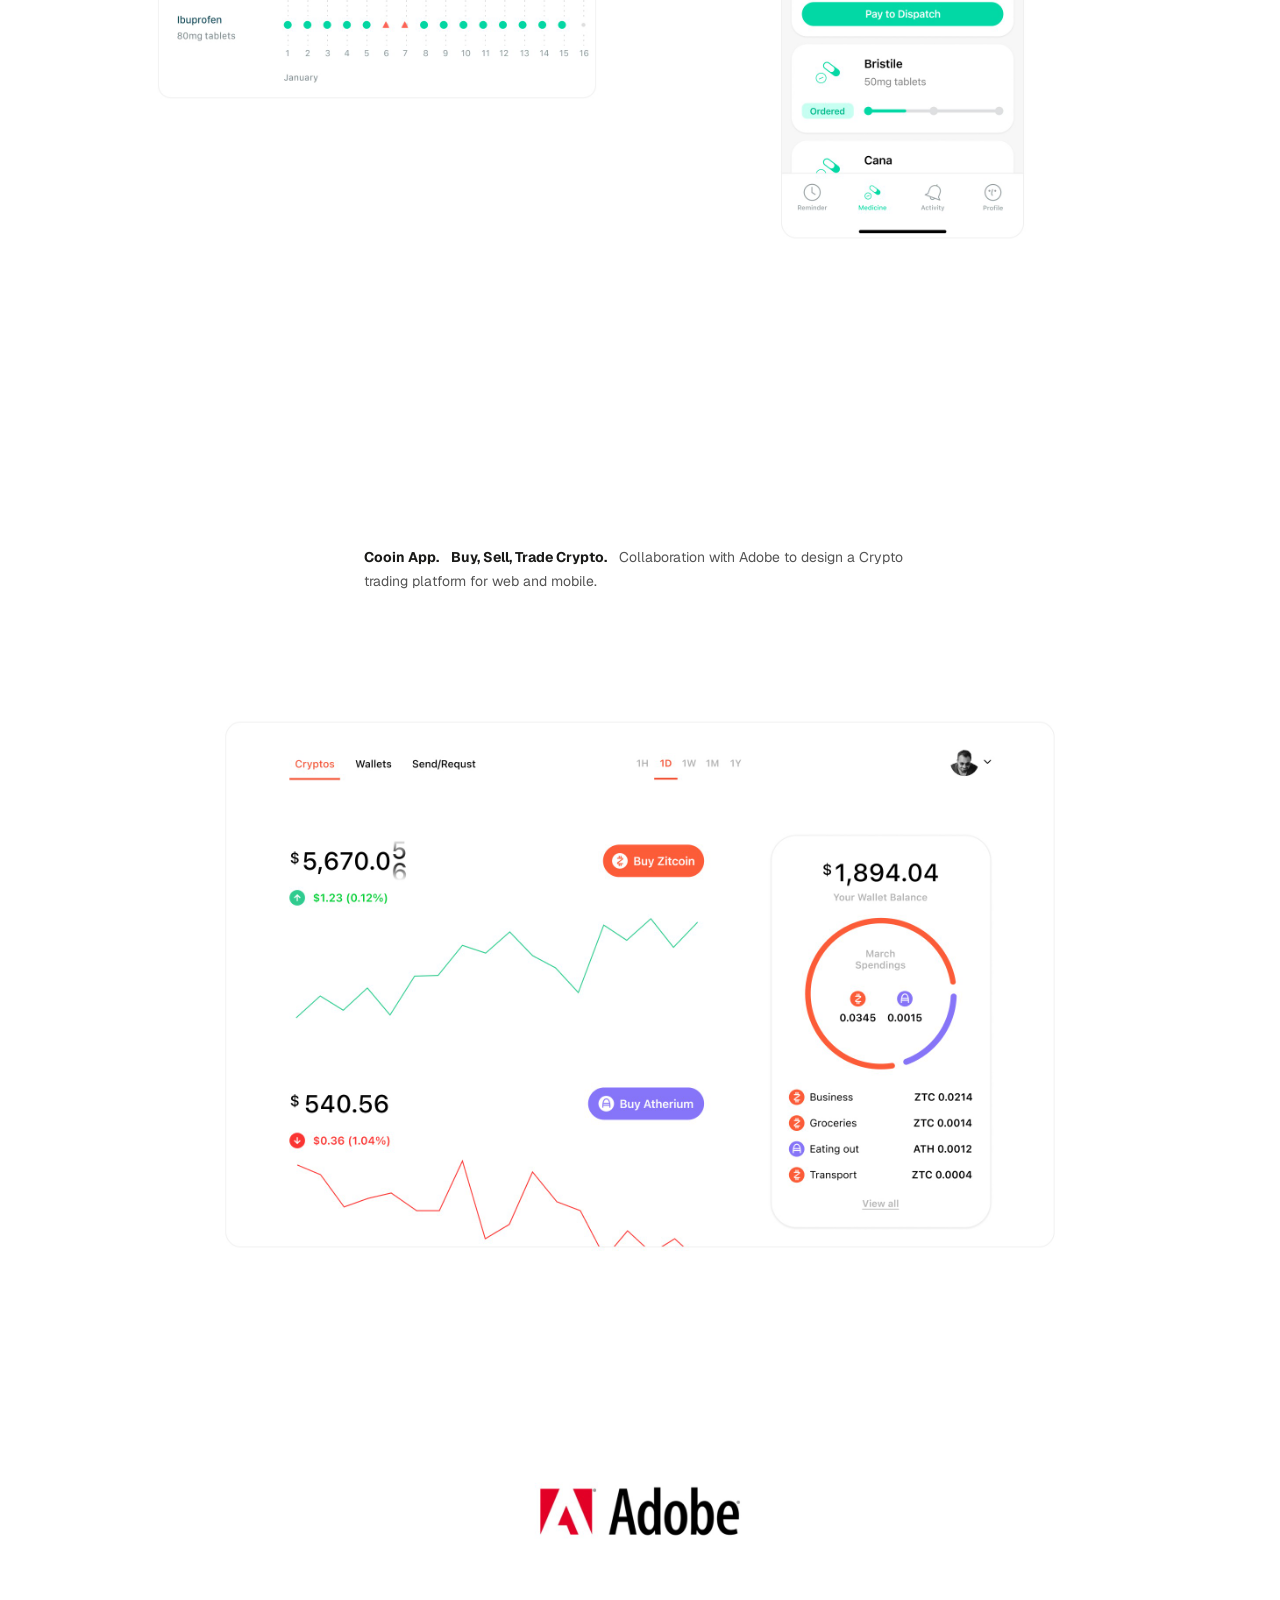
<file: 2026/index.html>
<!DOCTYPE html>
<!--

   ████ ████  ██ ██  ████ ██  ███  ██          ███    ██        ████  █████  ████ ██  ████ ██  ██
  ██    ██ ██ ██ ██ ██    ██ ██ ██ ██         ██ ██   ██        ██ ██ ███   ███   ██ ██    ███ ██
  ██    ████  ██ ██ ██    ██ █████ ██         █████   ██        ██ ██ ███     ███ ██ ██ ██ ██ ███
   ████ ██ ██  ████  ████ ██ ██ ██ █████      ██ ██ █ ██ █      ████  █████ ████  ██  ████ ██  ██

  Hey! You are reading the source code. You are my kind of founder.
  Let's talk: hey@crucial.design

-->
<html lang="en">
<head>
  <!-- Google tag (gtag.js) -->
  <script async src="https://www.googletagmanager.com/gtag/js?id=G-3W3DC31QMG"></script>
  <script>
    window.dataLayer = window.dataLayer || [];
    function gtag(){dataLayer.push(arguments);}
    gtag('js', new Date());
    gtag('config', 'G-3W3DC31QMG');
  </script>
  <meta charset="UTF-8">
  <meta name="viewport" content="width=device-width, initial-scale=1.0">
  <title>Crucial.Design — Design Partner for AI Founders</title>
  <meta name="description" content="Your AI is impressive, but most of your users get lost before they ever reach the value. I find the straight line from confusion to clarity. Thinking first, then design.">

  <!-- Open Graph -->
  <meta property="og:title" content="Crucial.Design — Design Partner for AI Founders">
  <meta property="og:description" content="Your AI is impressive, but most of your users get lost before they ever reach the value. I find the straight line from confusion to clarity. Thinking first, then design.">
  <meta property="og:type" content="website">
  <meta property="og:url" content="https://crucial.design">
  <meta property="og:image" content="https://crucial.design/images/crucialdesign-og.jpg">

  <!-- Twitter Card -->
  <meta name="twitter:card" content="summary_large_image">
  <meta name="twitter:title" content="Crucial.Design — Design Partner for AI Founders">
  <meta name="twitter:description" content="Your AI is impressive, but most of your users get lost before they ever reach the value. I find the straight line from confusion to clarity. Thinking first, then design.">
  <meta name="twitter:image" content="https://crucial.design/images/crucialdesign-og.jpg">

  <link rel="icon" type="image/jpeg" href="/images/avatar.jpg">

  <link rel="preconnect" href="https://fonts.googleapis.com">
  <link rel="preconnect" href="https://fonts.gstatic.com" crossorigin>
  <link href="https://fonts.googleapis.com/css2?family=Geist:wght@300;400;500;600;700&display=swap" rel="stylesheet">

  <link rel="stylesheet" href="/style.css?v=35">
</head>
<body>

  <!-- ============ Top status line ============ -->
  <div class="topline">
    <div class="container-narrow">
      <p class="topline-context"><span class="topline-lead">Founders building AI-native products,</span>I've got 2 spots open for <span class="topline-flip" data-topline-flip></span>.<span class="topline-meta">25+ years, 500+ projects, $1B+ raised for clients.</span></p>
    </div>
    <a class="cta-bar cta-bar--primary" href="https://cal.com/crucialdesign/15min" target="_blank" rel="noopener">
      <span class="container-narrow">Let's talk</span>
    </a>
    <a class="cta-bar cta-bar--secondary" href="mailto:hey@crucial.design">
      <span class="container-narrow">hey@crucial.design</span>
    </a>
  </div>

  <!-- ============ Floating action bar (stacked rows, pinned on scroll) ============ -->
  <div class="float-bar" id="float-cta">
    <a class="cta-bar cta-bar--primary" href="https://cal.com/crucialdesign/15min" target="_blank" rel="noopener">
      <span class="container-narrow">Let's talk</span>
    </a>
    <a class="cta-bar cta-bar--secondary" href="#process">
      <span class="container-narrow">Process and Pricing</span>
    </a>
  </div>

  <!-- ============ Hero ============ -->
  <section class="hero">
    <div class="container-wide hero-image fade-in">
      <div class="hero-deck" id="hero-deck" aria-hidden="true"></div>
      <img class="hero-deck-fallback" src="/images/motion/motion07.jpg" alt="Product design showcase">
    </div>
    <div class="container-narrow">
      <h1 class="hero-headline fade-in">Your AI is impressive.<br>But most of your users never get to see it.<br>They get lost before they reach the value.</h1>
      <p class="hero-sub fade-in">They land and start guessing.<br>One path. Then another. Then another.<br>Each one dead-ends somewhere confusing.<br>Most give up before they reach the value.<br><br>The few who push through are your retention number.<br>The rest churn silently.<br><br>This is where I come in with Crucial.Design.<br>I find the straight line from confusion to clarity.<br>I don't start with pixels. I start with the thinking. Then I design.</p>
      <a href="https://x.com/oykun" target="_blank" rel="noopener" class="hero-avatar fade-in"><img src="/images/avatar.jpg" alt="Oykun"></a>
      <p class="hero-byline fade-in"><a href="https://x.com/oykun" target="_blank" rel="noopener">Oykun</a>. Design partner for AI founders, since 1998. London.</p>
    </div>
  </section>

  <!-- ============ Selected Work ============ -->
  <section class="work" id="work">
    <!-- Arcade -->
    <div class="project fade-in">
      <div class="project-info">
        <p><strong>Arcade.dev</strong> &nbsp; <strong>The only MCP runtime for secure, reliable AI agent deployments.</strong> &nbsp; $12M seed-funded. Built by former Okta and AI infrastructure engineers to solve secure authentication, the missing layer that lets AI agents take action.</p>
      </div>
      <div class="project-card">
        <div class="project-card-inner">
          <img src="/images/arcade001.jpg" alt="Arcade product interface" loading="lazy">
          <img src="/images/arcade002.jpg" alt="Arcade dashboard" loading="lazy">
          <img src="/images/arcade003.jpg" alt="Arcade deployment view" loading="lazy">
          <img src="/images/arcade004.jpg" alt="Arcade agent management" loading="lazy">
        </div>
      </div>
    </div>

    <!-- MultiOn -->
    <div class="project fade-in">
      <div class="project-info">
        <p><strong>MultiOn.ai</strong> &nbsp; <strong>AI agents that act on your behalf.</strong> &nbsp; Leading AI Agent featured in Forbes, VentureBeat and more. Recently secured $20 million funding at a $100 million valuation.</p>
      </div>
      <div class="project-card">
        <div class="project-card-inner">
          <img src="/images/multion-1.jpg" alt="MultiOn product interface" loading="lazy">
          <img src="/images/multion-2.jpg" alt="MultiOn dashboard" loading="lazy">
          <img src="/images/multion-3.jpg" alt="MultiOn agent interaction" loading="lazy">
          <img src="/images/multion-4.jpg" alt="MultiOn settings and account" loading="lazy">
          <img src="/images/multion-5.jpg" alt="MultiOn NYSE and press" loading="lazy">
          <img src="/images/multion-6.jpg" alt="MultiOn TED AI and awards" loading="lazy">
        </div>
      </div>
    </div>

    <!-- cubic.dev -->
    <div class="project fade-in">
      <div class="project-info">
        <p><strong>cubic.dev</strong> &nbsp; <strong>Code Review For The AI Era.</strong> &nbsp; Backed by YCombinator. cubic helps modern software teams ship higher-quality code, 3x faster.</p>
      </div>
      <div class="project-card">
        <div class="project-card-inner">
          <img src="/images/cubic-1.jpg" alt="cubic.dev code review interface" loading="lazy">
          <img src="/images/cubic-2.jpg" alt="cubic.dev pull request analysis" loading="lazy">
          <img src="/images/cubic-3.jpg" alt="cubic.dev team collaboration" loading="lazy">
          <img src="/images/cubic-4.jpg" alt="cubic.dev workflow view" loading="lazy">
        </div>
      </div>
    </div>

    <!-- Echo -->
    <div class="project fade-in">
      <div class="project-info">
        <p><strong>Echo</strong> &nbsp; <strong>NHS prescriptions without the hassle.</strong> &nbsp; Featured at the Apple App Store, BBC, Wired, The Times, TechCrunch and much more. Acquired by Lloyds Pharmacy.</p>
      </div>
      <div class="project-card">
        <div class="project-card-inner">
          <img src="/images/echo-1.jpg" alt="Echo prescription app interface" loading="lazy">
          <img src="/images/echo-2.jpg" alt="Echo press coverage" loading="lazy">
          <img src="/images/echo-3.jpg" alt="Echo reviews and App Store" loading="lazy">
        </div>
      </div>
    </div>

    <!-- Cooin -->
    <div class="project fade-in">
      <div class="project-info">
        <p><strong>Cooin App.</strong> &nbsp; <strong>Buy, Sell, Trade Crypto.</strong> &nbsp; Collaboration with Adobe to design a Crypto trading platform for web and mobile.</p>
      </div>
      <div class="project-card">
        <div class="project-card-inner">
          <img src="/images/cooin-1.jpg" alt="Cooin trading interface" loading="lazy">
          <img src="/images/cooin-2.jpg" alt="Cooin portfolio dashboard" loading="lazy">
          <img src="/images/cooin-3.jpg" alt="Cooin mobile app" loading="lazy">
        </div>
      </div>
    </div>

    <!-- Others -->
    <div class="project fade-in">
      <div class="project-info">
        <p class="others-intro"><strong>Want to see even more work?</strong> &nbsp; Sure thing, scroll down…</p>
      </div>
      <div class="project-card">
        <div class="project-card-inner">
          <img src="/images/work-extra-1.jpg" alt="Additional work sample" loading="lazy">
          <img src="/images/work-extra-2.jpg" alt="Additional work sample" loading="lazy">
          <img src="/images/work-extra-3.jpg" alt="Additional work sample" loading="lazy">
          <img src="/images/work-extra-4.jpg" alt="Additional work sample" loading="lazy">
          <img src="/images/work-extra-5.jpg" alt="Additional work sample" loading="lazy">
          <img src="/images/work-extra-6.jpg" alt="Additional work sample" loading="lazy">
          <img src="/images/work-extra-7.jpg" alt="Additional work sample" loading="lazy">
        </div>
      </div>
    </div>
  </section>

  <!-- ============ How I Work / Flow ============ -->
  <section class="flow" id="process">
    <div class="container-narrow">
      <h2 class="flow-title fade-in">Here's how we take your AI Product<br>from impressive tech to a product people reach for</h2>
      <div class="flow-timeline">

        <!-- Step: Say hello (optional) -->
        <div class="flow-step fade-in">
          <div class="flow-dot"></div>
          <div class="flow-card">
            <h3 class="flow-name">Say hello</h3>
            <div class="flow-body">
              <p>Want to chat before committing? Totally fine. <a href="https://cal.com/crucialdesign/15min" target="_blank" rel="noopener" class="flow-link">Book a free call</a> or drop me a line at <a href="mailto:hey@crucial.design" class="flow-link">hey@crucial.design</a></p>
              <p class="flow-optional">This step is optional. If you already know what you need and want to move fast, skip straight to picking a plan.</p>
            </div>
          </div>
        </div>

        <!-- Step: Pick a plan -->
        <div class="flow-step fade-in" id="pricing">
          <div class="flow-dot"></div>
          <div class="flow-card">
            <h3 class="flow-name">Pick a plan</h3>
            <div class="flow-plan-box">
              <a href="https://buy.stripe.com/cNi9AH2m24wl0bo44g0gw0v" target="_blank" rel="noopener" class="cta-bar cta-bar--dark cta-bar--plan">Start with Priority for $7,986/mth</a>
              <p class="flow-plan-desc">4 design sessions per week. Every other day including weekends.</p>
              <p class="flow-good-for">Good for teams moving fast who need a design partner keeping pace with them.</p>
            </div>
            <div class="flow-plan-box">
              <a href="https://buy.stripe.com/3cIfZ55yefaZf6i0S40gw0u" target="_blank" rel="noopener" class="cta-bar cta-bar--primary cta-bar--plan">Start with Standard for $4,987/mth</a>
              <p class="flow-plan-desc">2 design sessions per week. Tuesdays and Fridays.</p>
              <p class="flow-good-for">Good for teams who want the same quality and thinking at a steadier rhythm.</p>
            </div>
            <p class="flow-note">Cancel or pause anytime. 75% back if not a fit after week one.</p>
            <p class="flow-oneoff">Prefer a one-off project? <a href="https://cal.com/crucialdesign/15min" target="_blank" rel="noopener" class="flow-link">Book a call</a> or <a href="mailto:hey@crucial.design" class="flow-link">email</a> to discuss.</p>
          </div>
        </div>

        <!-- Step: Connect and Sync -->
        <div class="flow-step fade-in">
          <div class="flow-dot"></div>
          <div class="flow-card">
            <h3 class="flow-name">Connect and Sync</h3>
            <div class="flow-body">
              <p>I set up a private Slack channel. This becomes our hub. Everything lives here: project context, Figma links, calendar link for booking calls, updates, feedback. One place for everything</p>
              <p>You share your goals and product vision. I start digging in.</p>
            </div>
          </div>
        </div>

        <!-- Step: Product Strategy -->
        <div class="flow-step fade-in">
          <div class="flow-dot"></div>
          <div class="flow-card">
            <h3 class="flow-name">Product Strategy</h3>
            <div class="flow-body">
              <p>I get into the product properly. Talk to your team, map the workflows, understand what your AI actually does and where users lose the thread. Then I tell you honestly what's broken and what to fix first.</p>
              <p>This is where most designers go quiet and just start designing. I don't.</p>
            </div>
            <p class="flow-good-for">Good for early-stage founders who aren't sure what the product needs to be yet, or teams stuck between too many priorities.</p>
          </div>
        </div>

        <!-- Step: Design Execution -->
        <div class="flow-step fade-in">
          <div class="flow-dot"></div>
          <div class="flow-card">
            <h3 class="flow-name">Design Execution</h3>
            <div class="flow-body">
              <p>Once we're clear on direction, I move fast. Clean, opinionated, buildable design. Every decision comes with the reasoning behind it.</p>
              <p>No handoff to a junior. No account manager in between. Just me.</p>
            </div>
            <p class="flow-good-for">Good for funded teams who know what they're building and need a principal-level designer embedded in the product.</p>
          </div>
        </div>

        <!-- Step: Investor Ready -->
        <div class="flow-step fade-in">
          <div class="flow-dot"></div>
          <div class="flow-card">
            <h3 class="flow-name">Investor Ready</h3>
            <div class="flow-body">
              <p>Sometimes the product works but it doesn't show well. Demos fall flat. Investors see potential but can't picture it. I've been in that room. I know what makes a product land in a funding conversation.</p>
              <p>I help you close that gap.</p>
            </div>
            <p class="flow-good-for">Good for pre-raise teams who need the product to look and feel as strong as the underlying technology.</p>
          </div>
        </div>

      </div>
    </div>
  </section>

  <!-- ============ Footer ============ -->
  <footer class="footer" id="about">
    <div class="footer-photos">
      <a href="https://x.com/oykun/status/1971126280386138421" target="_blank" rel="noopener" class="footer-photo" style="--rot: -4deg; --x: -5%; --y: 0;"><img src="/images/about-1.jpg" alt="Oykun selfie"></a>
      <a href="https://x.com/oykun/status/2023450450947960847" target="_blank" rel="noopener" class="footer-photo" style="--rot: 3deg; --x: 8%; --y: -10px;"><img src="/images/about-2.jpg" alt="Cat and laptop"></a>
      <a href="https://x.com/oykun/status/1971126280386138421" target="_blank" rel="noopener" class="footer-photo" style="--rot: -2deg; --x: -3%; --y: 5px;"><img src="/images/about-3.jpg" alt="Big Ben, London"></a>
      <a href="https://x.com/oykun/status/2025862092352360735" target="_blank" rel="noopener" class="footer-photo" style="--rot: 5deg; --x: 6%; --y: -8px;"><img src="/images/about-4.jpg" alt="Working from rooftop"></a>
      <a href="https://x.com/oykun" target="_blank" rel="noopener" class="footer-photo" style="--rot: -3deg; --x: -4%; --y: 12px;"><img src="/images/about-5.jpg" alt="On a flight"></a>
    </div>
    <div class="footer-inner">
      <div class="footer-bio fade-in">
        <p>I'm Oykun. Shaping products since 1998.</p>
        <p>First as a full-stack developer and designer, then design only.</p>
        <p>I've worked at every scale, from early-stage startups to Fortune 100s. Complex data, complex systems, making them make sense.</p>
        <p>I started Crucial.Design because I kept seeing the same thing: brilliant AI, terrible product experience.</p>
        <p>Founders who'd spent months on the technology but days on the design. That gap is where I work best.</p>
        <p>AI has the hardest and most interesting design problems right now. That's why it's all I do.</p>
      </div>
      <a href="https://x.com/oykun" target="_blank" rel="noopener" class="footer-avatar fade-in"><img src="/images/avatar.jpg" alt="Oykun"></a>
      <p class="footer-name fade-in"><strong>Öykün Yılmaz</strong><br>Designer & Founder, Crucial.Design · London</p>
    </div>
    <div class="footer-links fade-in">
      <a class="cta-bar cta-bar--secondary" href="https://x.com/oykun" target="_blank" rel="noopener"><span class="container-narrow">@oykun</span></a>
      <a class="cta-bar cta-bar--secondary" href="https://x.com/crucialaidesign" target="_blank" rel="noopener"><span class="container-narrow">@crucialaidesign</span></a>
      <a class="cta-bar cta-bar--secondary" href="mailto:hey@crucial.design"><span class="container-narrow">hey@crucial.design</span></a>
    </div>
  </footer>

  <script src="/main.js?v=8"></script>
  <script>
    (function(){
      var words = ['product design','branding','web design','UX strategy','design systems'];
      var slot = document.querySelector('[data-topline-flip]');
      if(!slot) return;
      var idx = 0;
      var busy = false;

      function randDelay(){ return Math.floor(Math.random() * 400) + 'ms'; }

      function wrapLetters(text){
        return text.split('').map(function(ch){
          if(ch === ' ') return '<span class="topline-ch" style="transition-delay:'+randDelay()+'">&nbsp;</span>';
          return '<span class="topline-ch" style="transition-delay:'+randDelay()+'">'+ch+'</span>';
        }).join('');
      }

      slot.innerHTML = wrapLetters(words[0]);
      requestAnimationFrame(function(){
        slot.querySelectorAll('.topline-ch').forEach(function(el){ el.classList.add('topline-ch-in'); });
      });

      setInterval(function(){
        if(busy) return;
        busy = true;
        slot.querySelectorAll('.topline-ch').forEach(function(el){
          el.style.transitionDelay = randDelay();
          el.classList.remove('topline-ch-in');
        });
        setTimeout(function(){
          idx = (idx + 1) % words.length;
          slot.innerHTML = wrapLetters(words[idx]);
          requestAnimationFrame(function(){
            requestAnimationFrame(function(){
              slot.querySelectorAll('.topline-ch').forEach(function(el){ el.classList.add('topline-ch-in'); });
              busy = false;
            });
          });
        }, 600);
      }, 2500);
    })();
  </script>

</body>
</html>
</file>
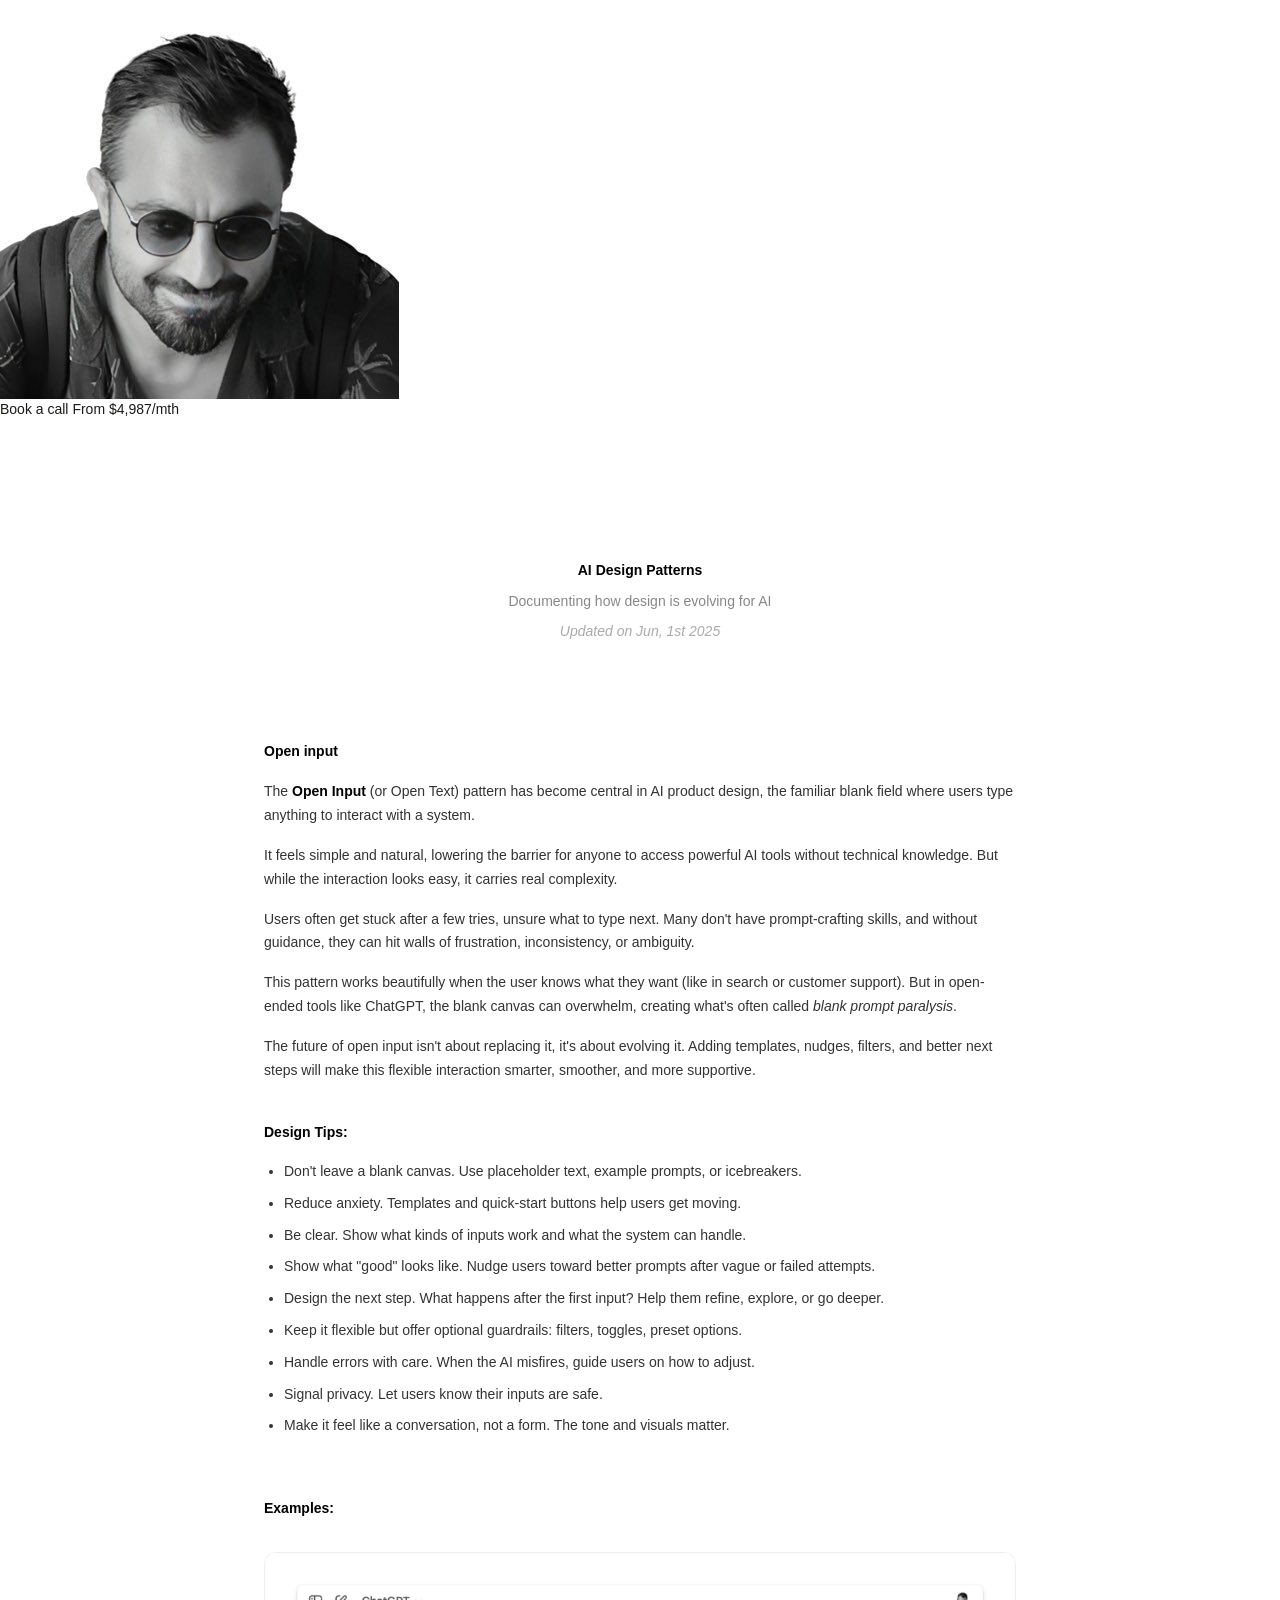
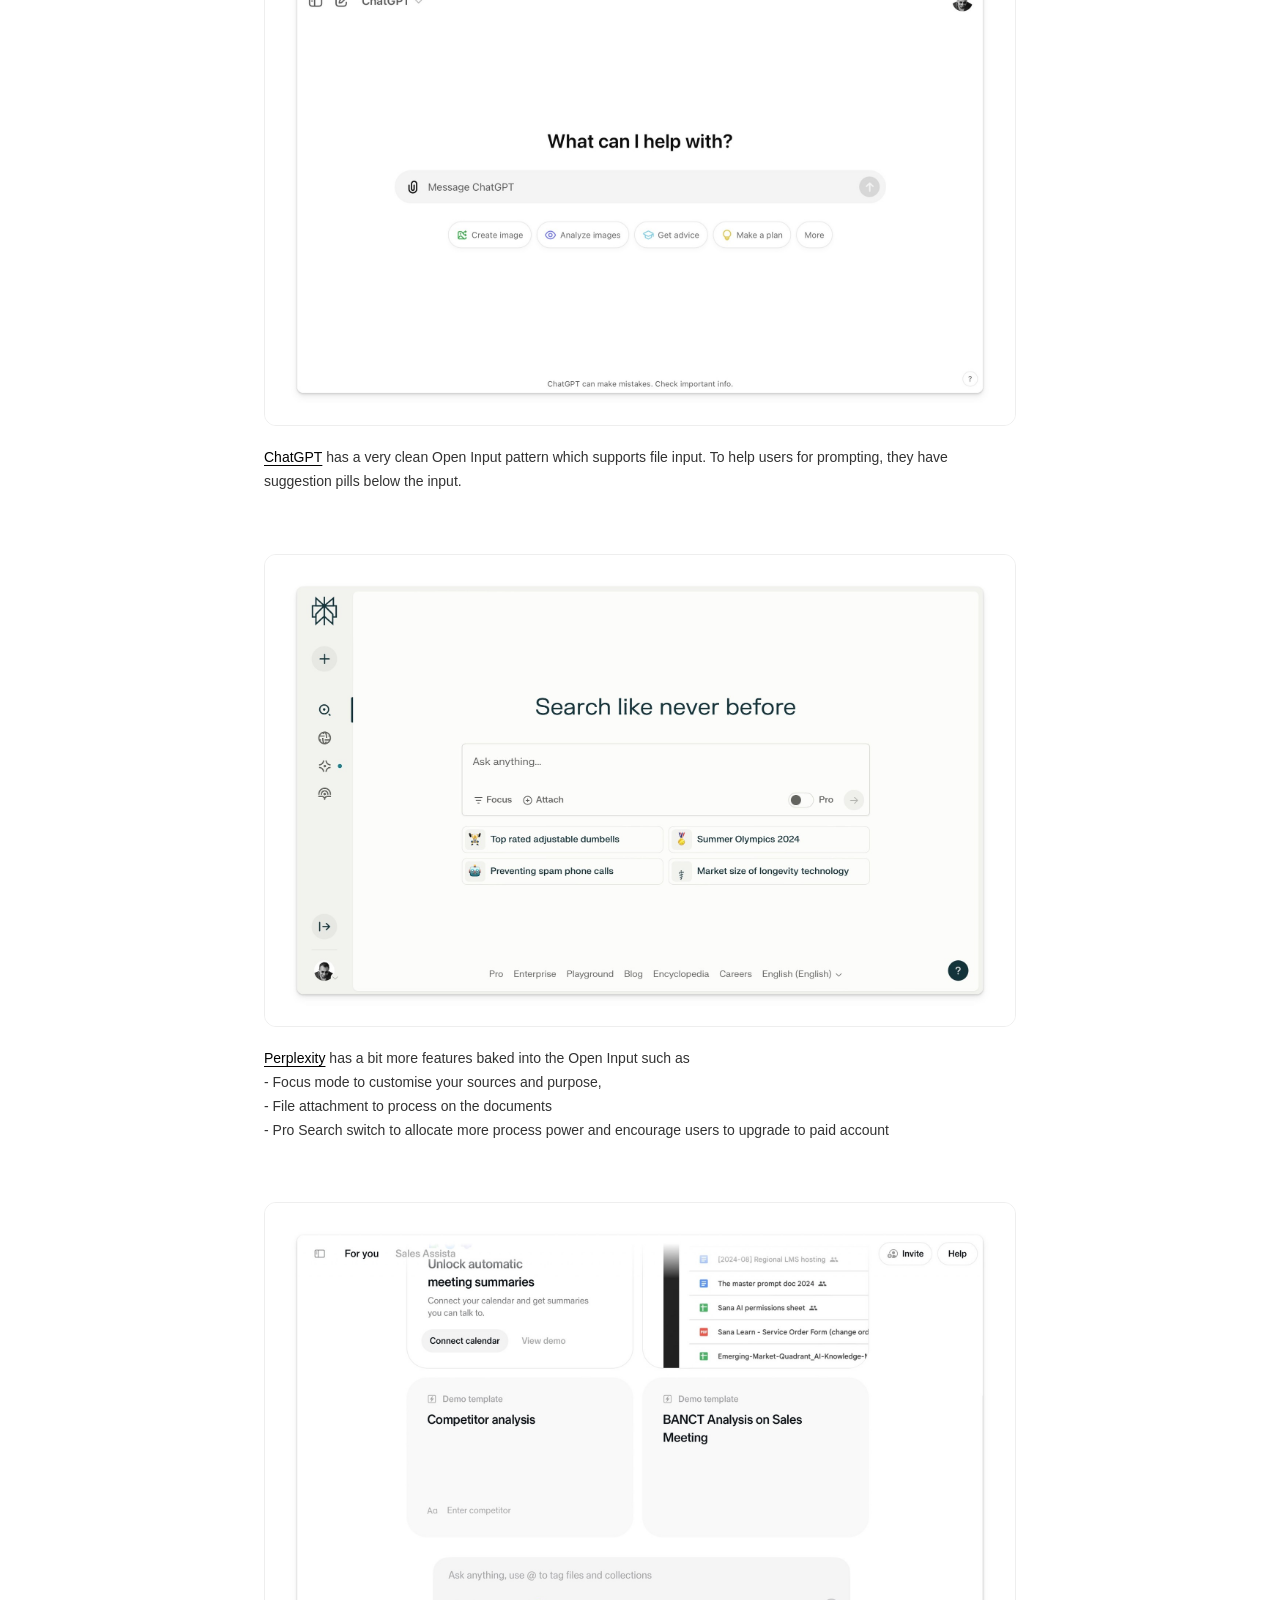
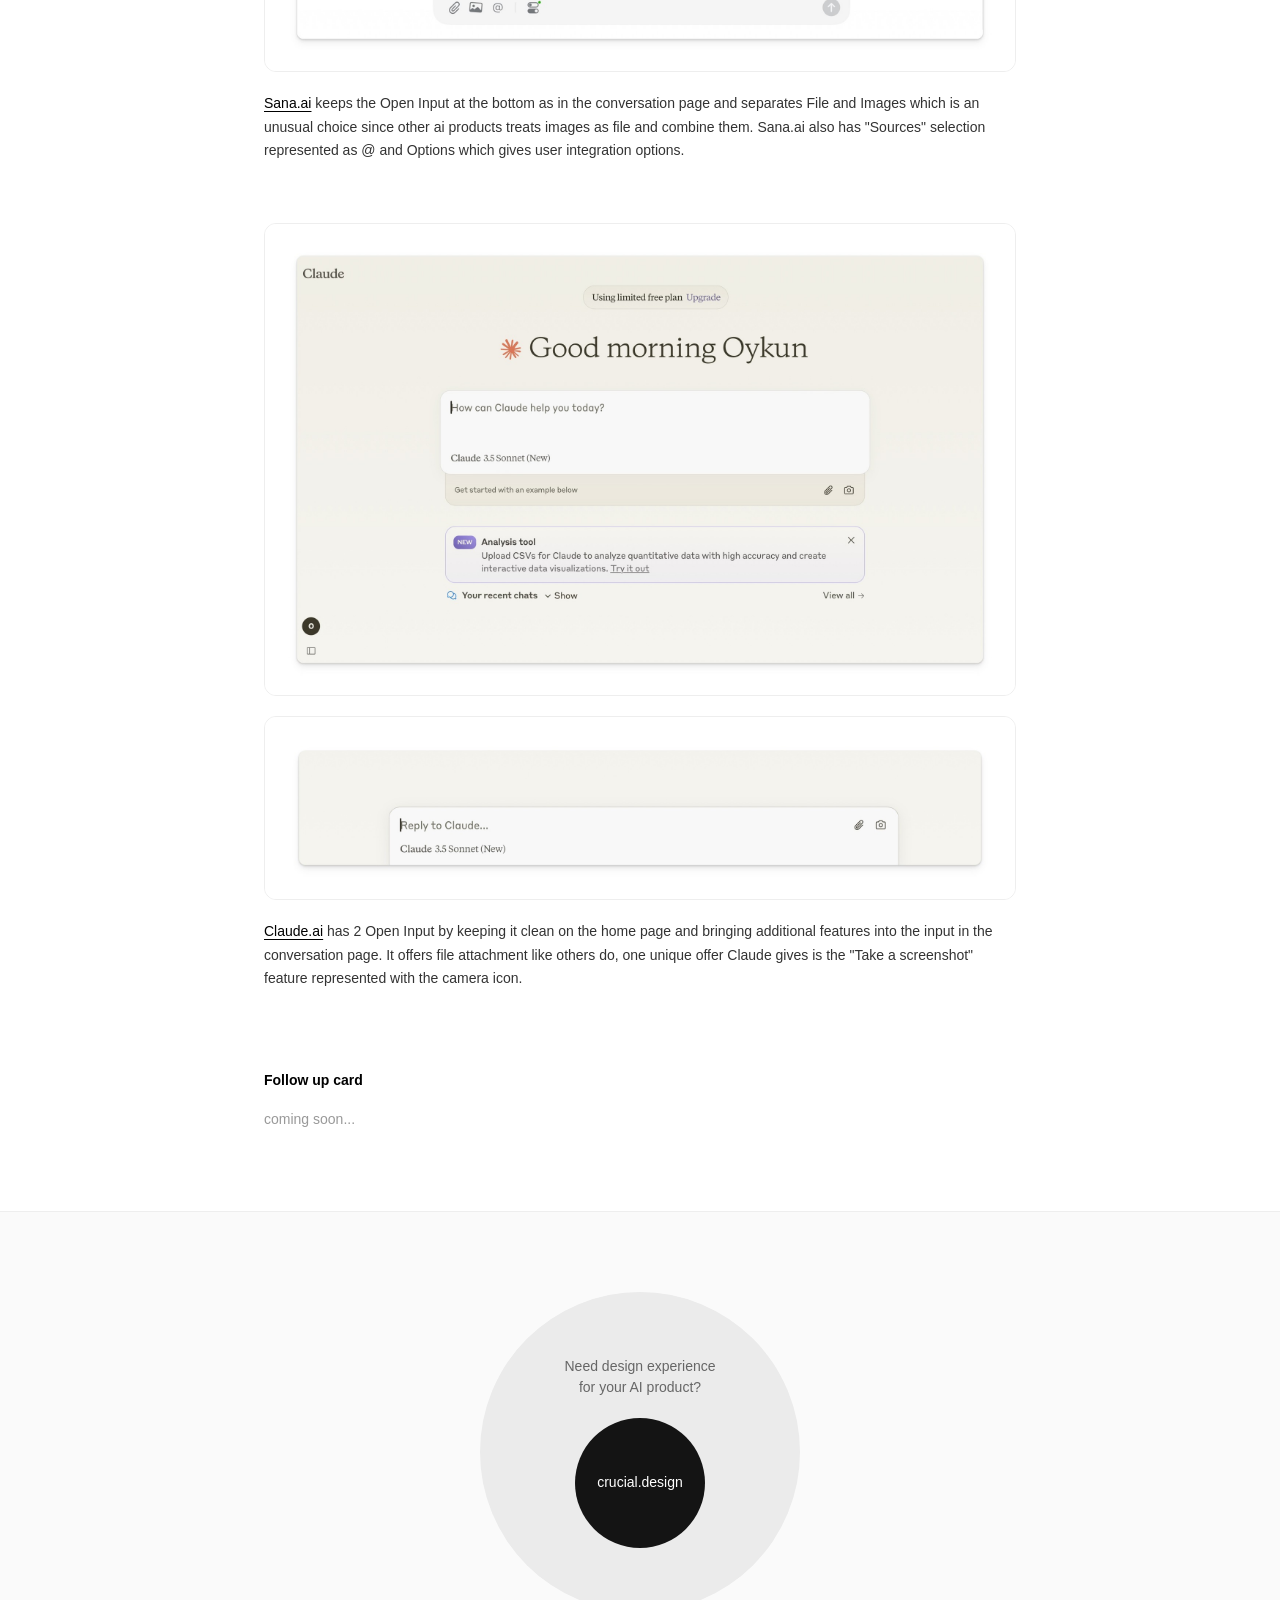
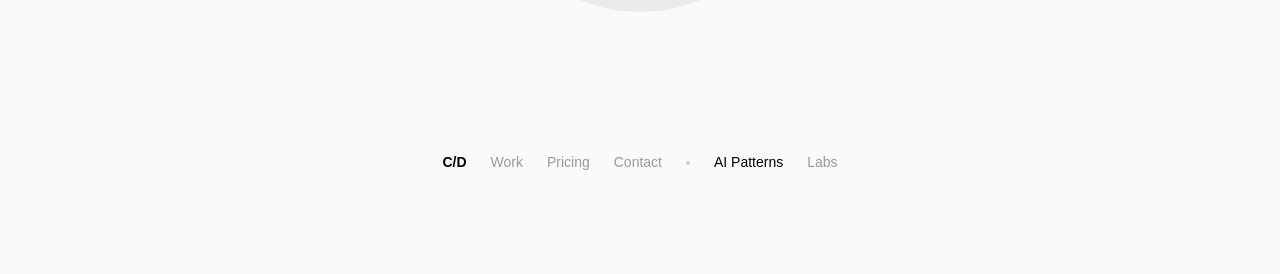
<file: ai/index.html>
<!DOCTYPE html>
<html lang="en">
<head>
  <!-- Google tag (gtag.js) -->
  <script async src="https://www.googletagmanager.com/gtag/js?id=G-3W3DC31QMG"></script>
  <script>
    window.dataLayer = window.dataLayer || [];
    function gtag(){dataLayer.push(arguments);}
    gtag('js', new Date());
    gtag('config', 'G-3W3DC31QMG');
  </script>
  <meta charset="UTF-8">
  <meta name="viewport" content="width=device-width, initial-scale=1.0">
  <title>AI Design Patterns — Crucial.Design</title>
  <meta name="description" content="Documenting how design is evolving for AI. Design patterns, tips, and examples from the best AI products.">

  <!-- Open Graph -->
  <meta property="og:title" content="AI Design Patterns — Crucial.Design">
  <meta property="og:description" content="Documenting how design is evolving for AI. Design patterns, tips, and examples from the best AI products.">
  <meta property="og:type" content="article">
  <meta property="og:url" content="https://crucial.design/ai">

  <!-- Twitter Card -->
  <meta name="twitter:card" content="summary_large_image">
  <meta name="twitter:title" content="AI Design Patterns — Crucial.Design">
  <meta name="twitter:description" content="Documenting how design is evolving for AI. Design patterns, tips, and examples from the best AI products.">

  <link rel="icon" type="image/jpeg" href="../images/avatar.jpg">

  <link rel="preconnect" href="https://fonts.googleapis.com">
  <link rel="preconnect" href="https://fonts.gstatic.com" crossorigin>
  <link href="https://fonts.googleapis.com/css2?family=DM+Sans:ital,opsz,wght@0,9..40,300;0,9..40,400;0,9..40,500;1,9..40,300;1,9..40,400;1,9..40,500&display=swap" rel="stylesheet">

  <link rel="stylesheet" href="../style.css">
  <link rel="stylesheet" href="../ai-patterns.css">
</head>
<body>

  <!-- ============ Navigation ============ -->
  <nav class="nav" id="nav">
    <div class="nav-inner">
      <a href="https://cal.com/crucialdesign/15min" target="_blank" rel="noopener" class="nav-cta-pill"><img src="../images/avatar.jpg" alt="" class="nav-avatar">Book a call</a>
      <a href="/#flow" class="nav-cta-pill nav-cta-secondary">From $4,987/mth</a>
    </div>
  </nav>

  <!-- ============ Article Header ============ -->
  <section class="article-hero">
    <div class="container-narrow">
      <h1 class="article-title fade-in">AI Design Patterns</h1>
      <p class="article-subtitle fade-in">Documenting how design is evolving for AI</p>
      <p class="article-date fade-in"><em>Updated on Jun, 1st 2025</em></p>
    </div>
  </section>

  <!-- ============ Article Content ============ -->
  <article class="article-content">
    <div class="container-mid">

      <!-- Open Input Pattern -->
      <section class="pattern-section fade-in">
        <h2 class="pattern-title">Open input</h2>

        <div class="pattern-body">
          <p>The <strong>Open Input</strong> (or Open Text) pattern has become central in AI product design, the familiar blank field where users type anything to interact with a system.</p>

          <p>It feels simple and natural, lowering the barrier for anyone to access powerful AI tools without technical knowledge. But while the interaction looks easy, it carries real complexity.</p>

          <p>Users often get stuck after a few tries, unsure what to type next. Many don't have prompt-crafting skills, and without guidance, they can hit walls of frustration, inconsistency, or ambiguity.</p>

          <p>This pattern works beautifully when the user knows what they want (like in search or customer support). But in open-ended tools like ChatGPT, the blank canvas can overwhelm, creating what's often called <em>blank prompt paralysis</em>.</p>

          <p>The future of open input isn't about replacing it, it's about evolving it. Adding templates, nudges, filters, and better next steps will make this flexible interaction smarter, smoother, and more supportive.</p>
        </div>

        <div class="pattern-tips">
          <h3 class="tips-title">Design Tips:</h3>
          <ul>
            <li>Don't leave a blank canvas. Use placeholder text, example prompts, or icebreakers.</li>
            <li>Reduce anxiety. Templates and quick-start buttons help users get moving.</li>
            <li>Be clear. Show what kinds of inputs work and what the system can handle.</li>
            <li>Show what "good" looks like. Nudge users toward better prompts after vague or failed attempts.</li>
            <li>Design the next step. What happens after the first input? Help them refine, explore, or go deeper.</li>
            <li>Keep it flexible but offer optional guardrails: filters, toggles, preset options.</li>
            <li>Handle errors with care. When the AI misfires, guide users on how to adjust.</li>
            <li>Signal privacy. Let users know their inputs are safe.</li>
            <li>Make it feel like a conversation, not a form. The tone and visuals matter.</li>
          </ul>
        </div>

        <div class="pattern-examples">
          <h3 class="examples-title">Examples:</h3>

          <div class="example-item fade-in">
            <div class="example-image">
              <img src="../images/ai/chatgpt.jpg" alt="ChatGPT Open Input interface" loading="lazy">
            </div>
            <p class="example-caption"><a href="https://chatgpt.com/" target="_blank" rel="noopener" class="example-link">ChatGPT</a> has a very clean Open Input pattern which supports file input. To help users for prompting, they have suggestion pills below the input.</p>
          </div>

          <div class="example-item fade-in">
            <div class="example-image">
              <img src="../images/ai/perplexity.jpg" alt="Perplexity Open Input interface" loading="lazy">
            </div>
            <p class="example-caption"><a href="https://www.perplexity.ai/" target="_blank" rel="noopener" class="example-link">Perplexity</a> has a bit more features baked into the Open Input such as
              <br>- Focus mode to customise your sources and purpose,
              <br>- File attachment to process on the documents
              <br>- Pro Search switch to allocate more process power and encourage users to upgrade to paid account</p>
          </div>

          <div class="example-item fade-in">
            <div class="example-image">
              <img src="../images/ai/sana.jpg" alt="Sana.ai Open Input interface" loading="lazy">
            </div>
            <p class="example-caption"><a href="https://sana.ai/" target="_blank" rel="noopener" class="example-link">Sana.ai</a> keeps the Open Input at the bottom as in the conversation page and separates File and Images which is an unusual choice since other ai products treats images as file and combine them. Sana.ai also has "Sources" selection represented as @ and Options which gives user integration options.</p>
          </div>

          <div class="example-item fade-in">
            <div class="example-image">
              <img src="../images/ai/claude-home.jpg" alt="Claude.ai home page Open Input" loading="lazy">
            </div>
            <div class="example-image">
              <img src="../images/ai/claude-conversation.jpg" alt="Claude.ai conversation page Open Input" loading="lazy">
            </div>
            <p class="example-caption"><a href="https://claude.ai/" target="_blank" rel="noopener" class="example-link">Claude.ai</a> has 2 Open Input by keeping it clean on the home page and bringing additional features into the input in the conversation page. It offers file attachment like others do, one unique offer Claude gives is the "Take a screenshot" feature represented with the camera icon.</p>
          </div>
        </div>
      </section>

      <!-- Follow up card -->
      <section class="pattern-section fade-in">
        <h2 class="pattern-title">Follow up card</h2>
        <p class="pattern-coming-soon">coming soon...</p>
      </section>

    </div>
  </article>

  <!-- ============ CTA Circle ============ -->
  <section class="ai-cta">
    <div class="ai-cta-circle fade-in">
      <p class="ai-cta-text">Need design experience<br>for your AI product?</p>
      <a href="/" class="ai-cta-button">crucial.design</a>
    </div>
  </section>

  <!-- ============ Footer Nav ============ -->
  <footer class="ai-footer">
    <div class="ai-footer-inner fade-in">
      <a href="/" class="ai-footer-link ai-footer-logo">C/D</a>
      <a href="/#work" class="ai-footer-link">Work</a>
      <a href="/#flow" class="ai-footer-link">Pricing</a>
      <a href="https://cal.com/crucialdesign/15min" target="_blank" rel="noopener" class="ai-footer-link">Contact</a>
      <span class="ai-footer-separator"></span>
      <a href="/ai" class="ai-footer-link ai-footer-active">AI Patterns</a>
      <a href="/" class="ai-footer-link">Labs</a>
    </div>
  </footer>

  <script src="../main.js"></script>

</body>
</html>
</file>
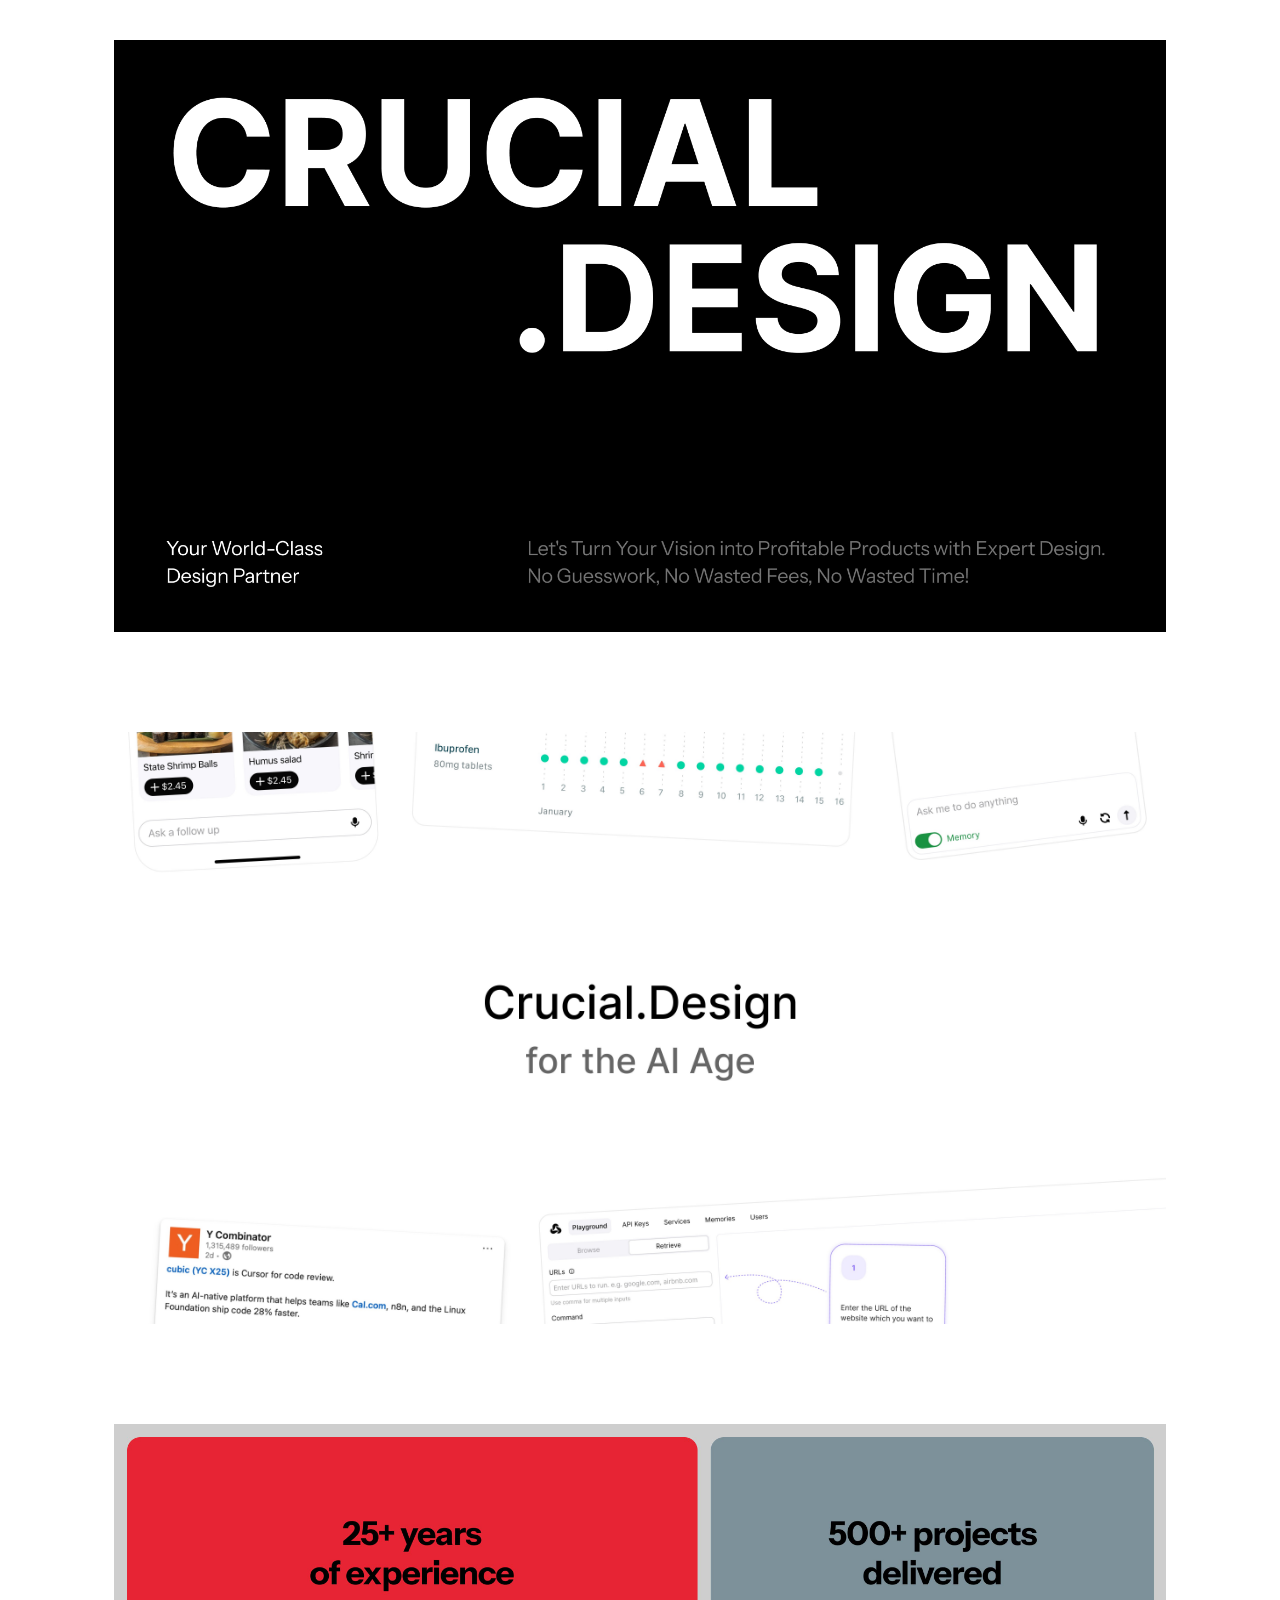
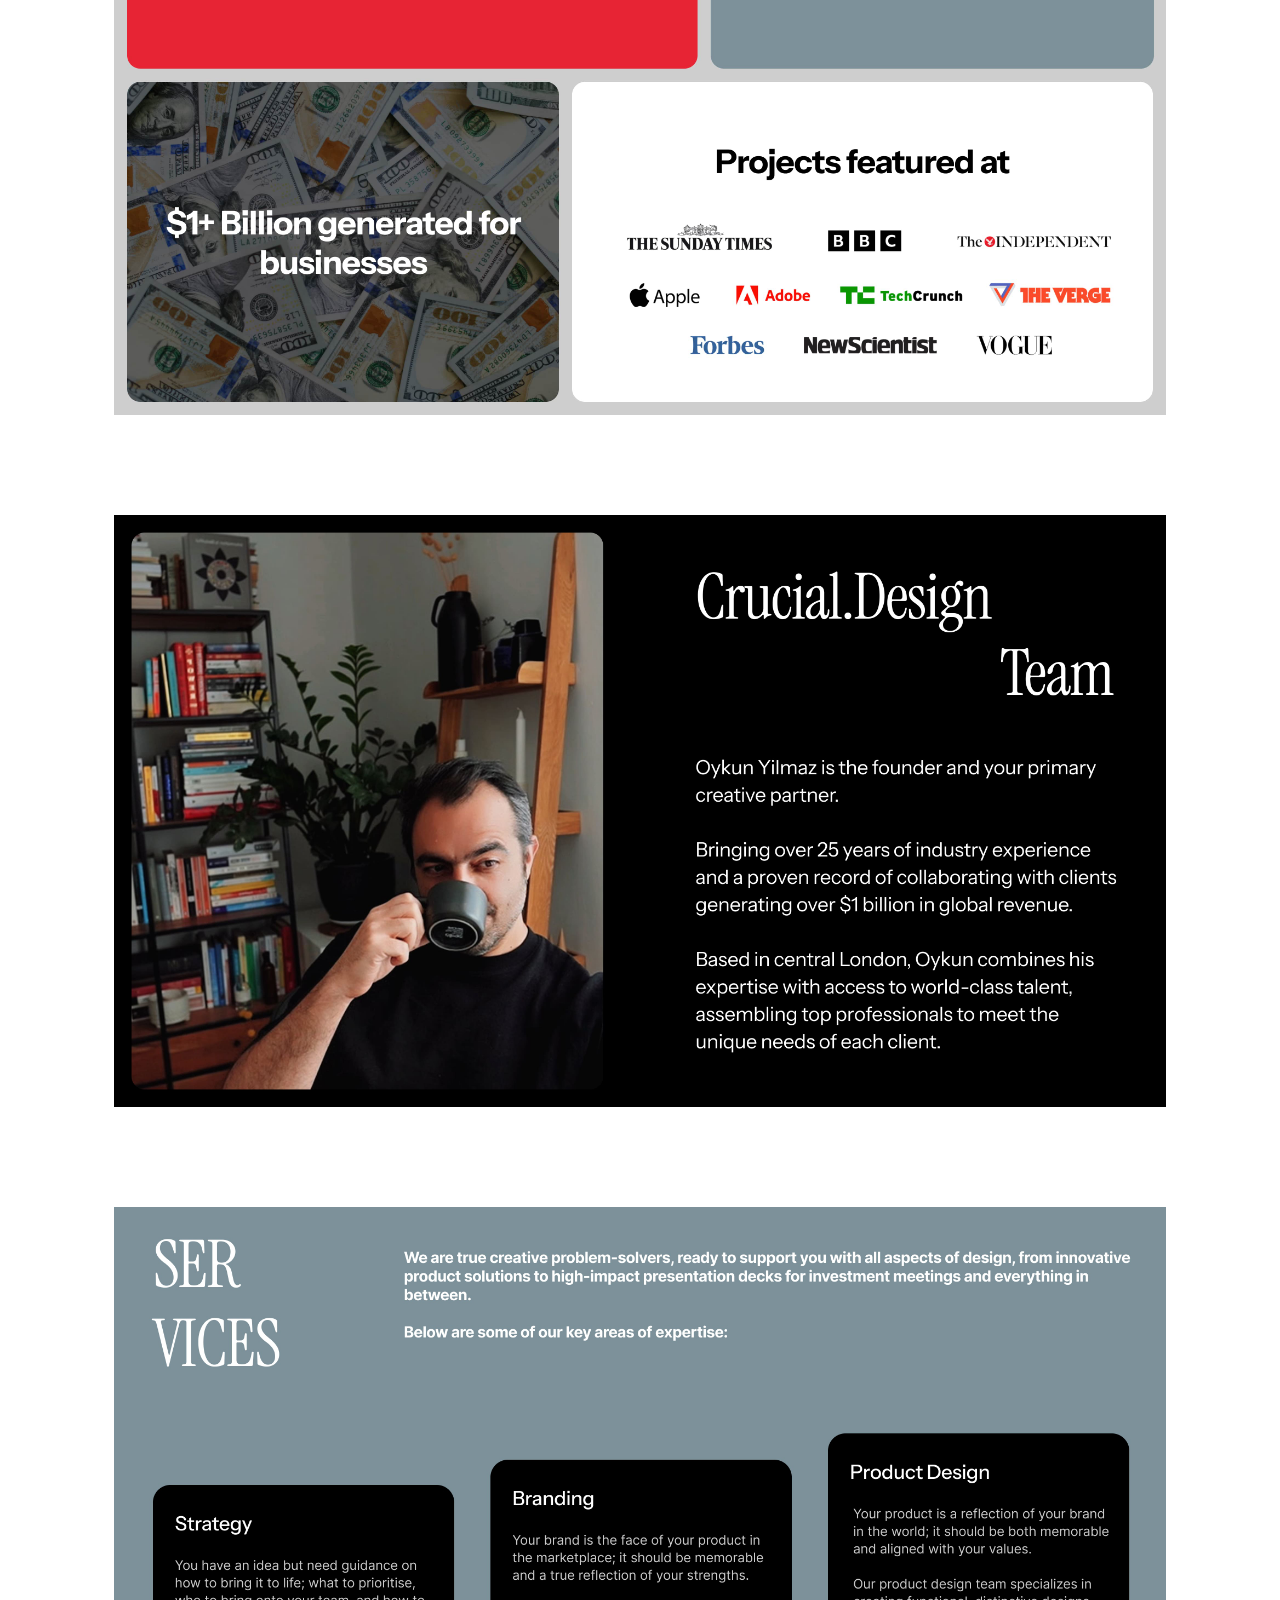
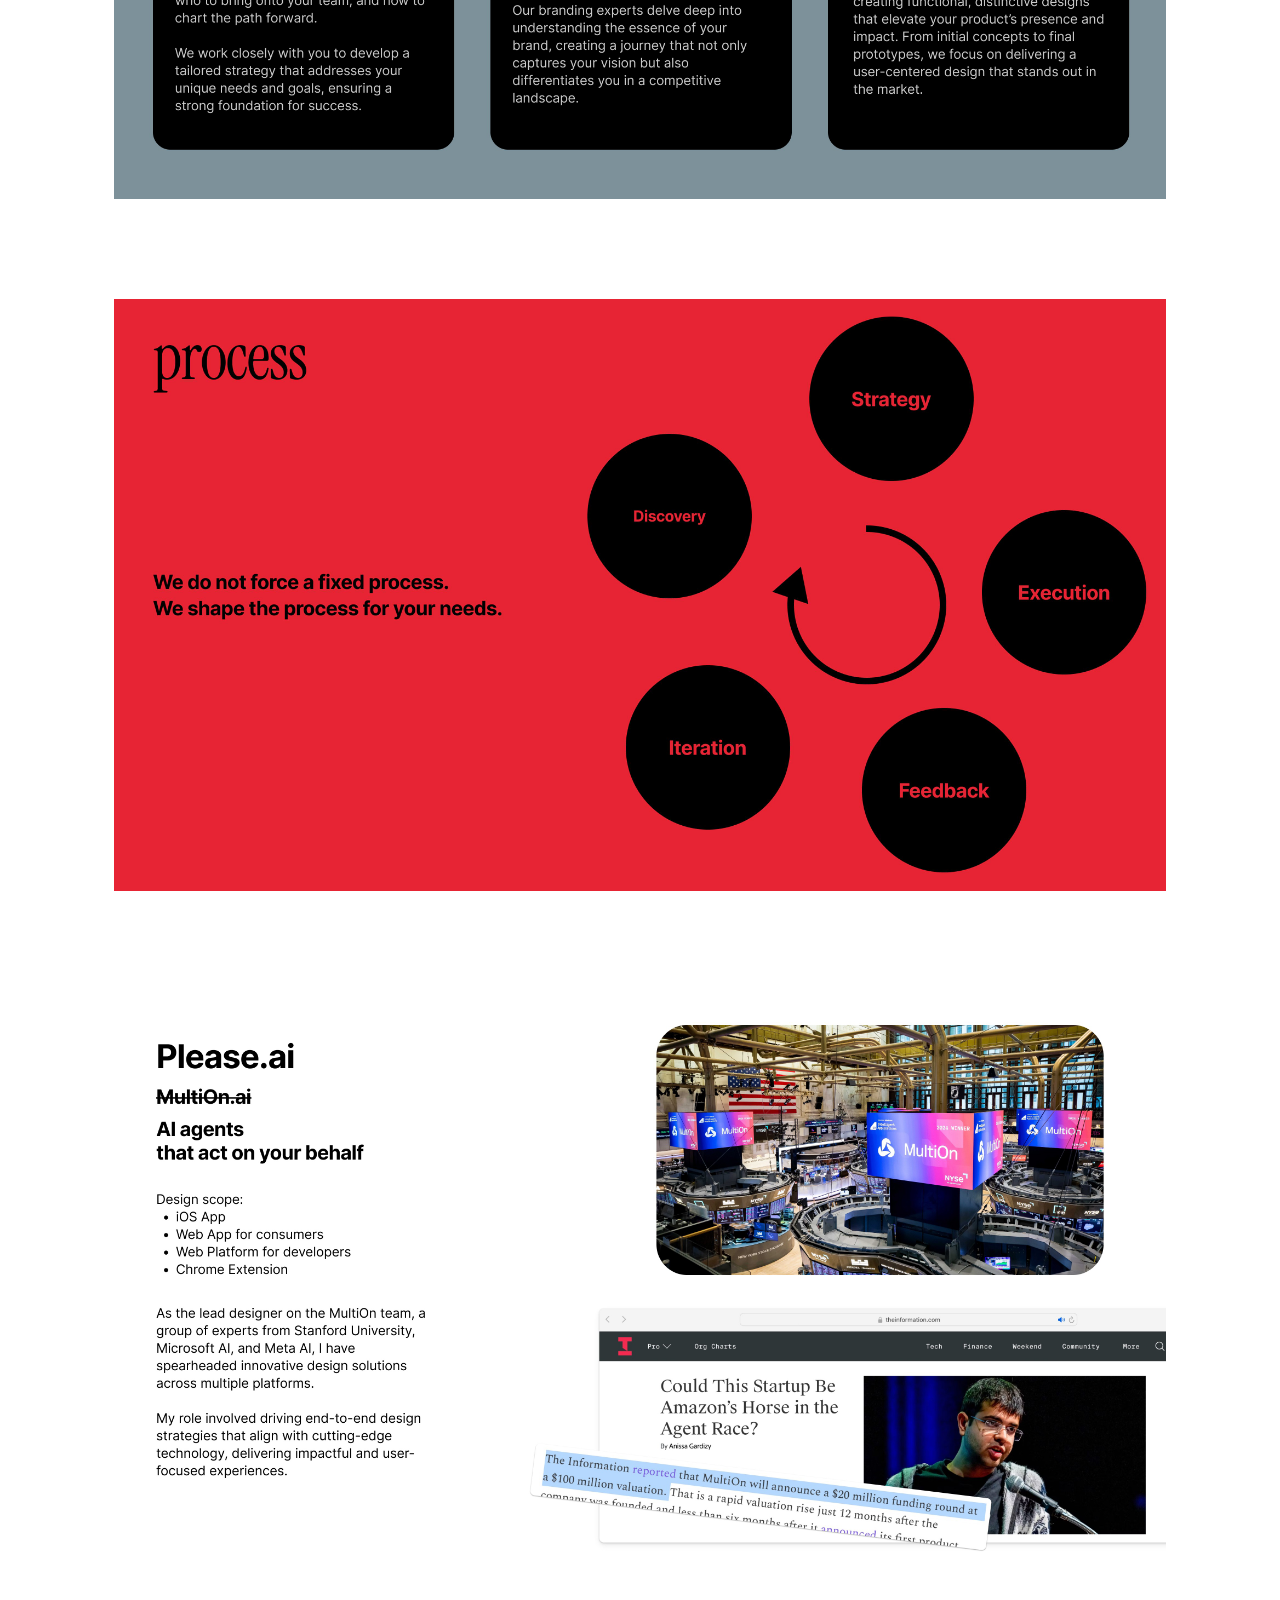
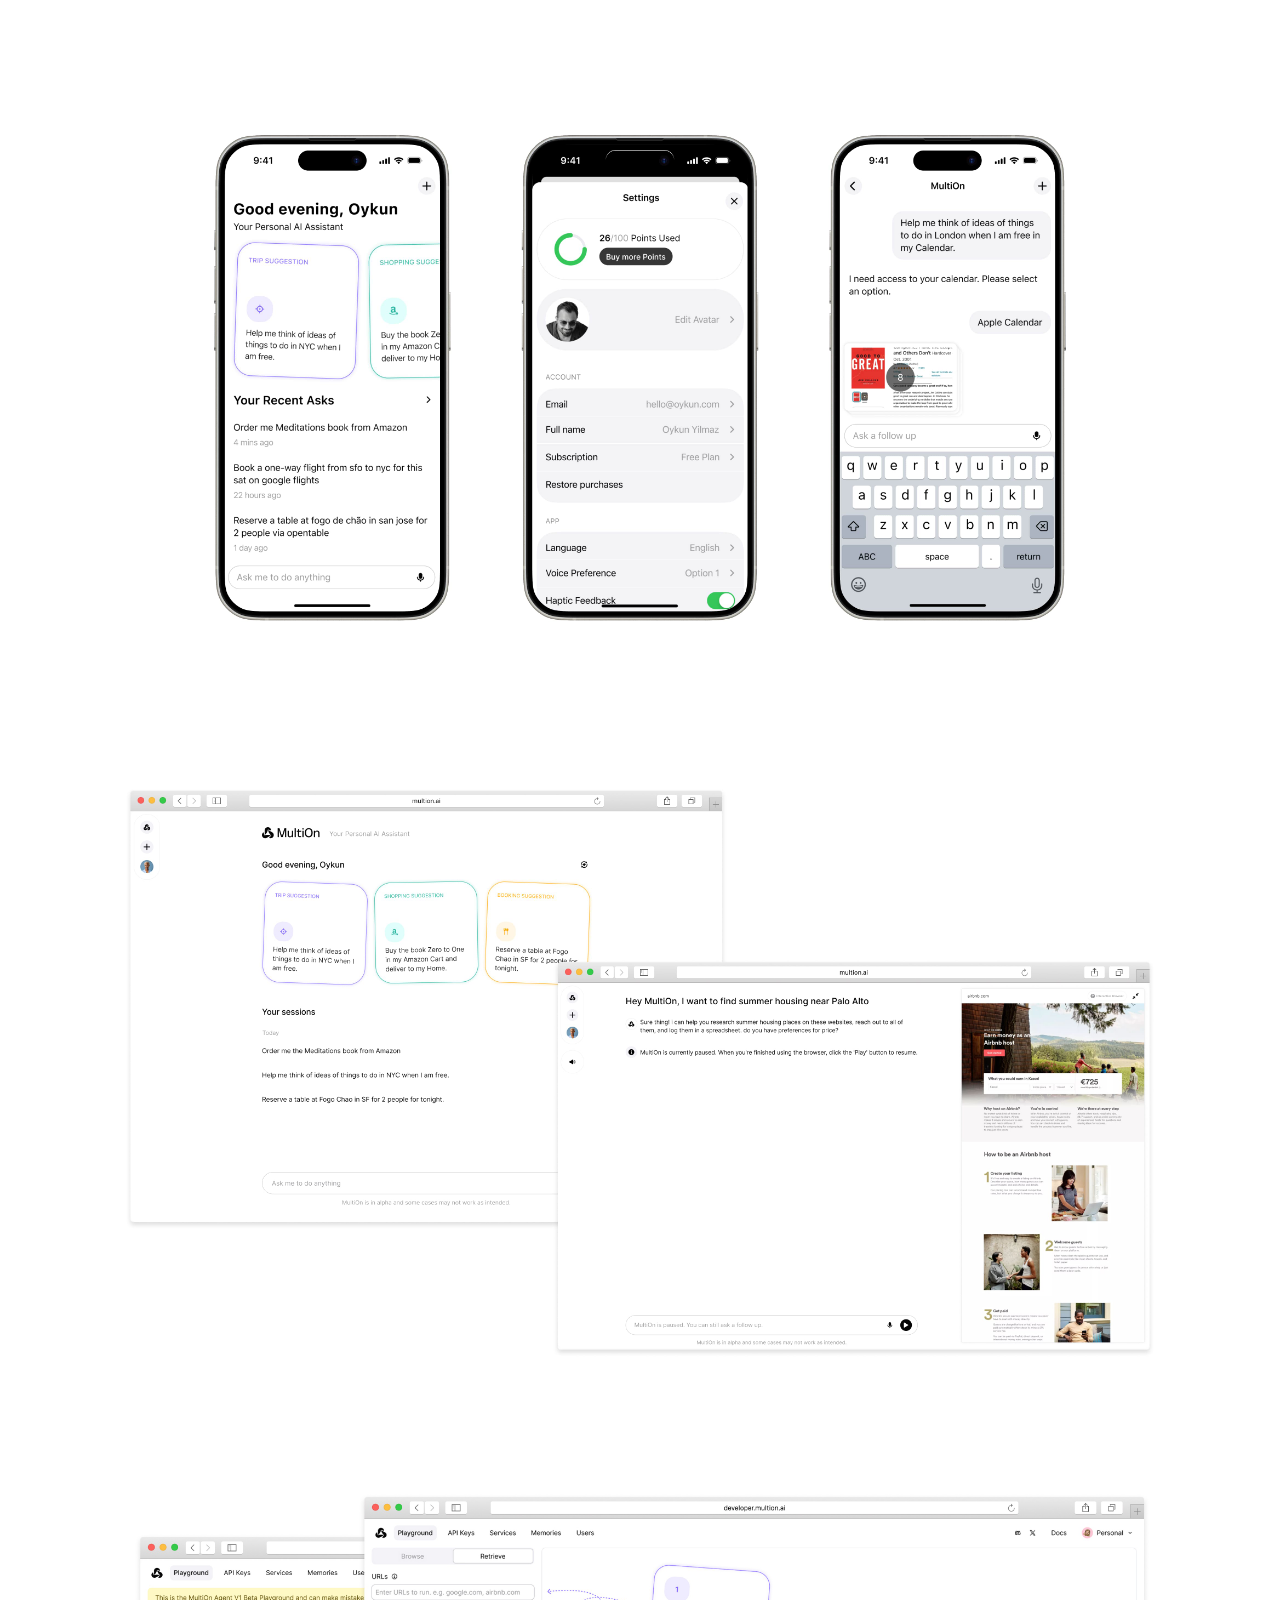
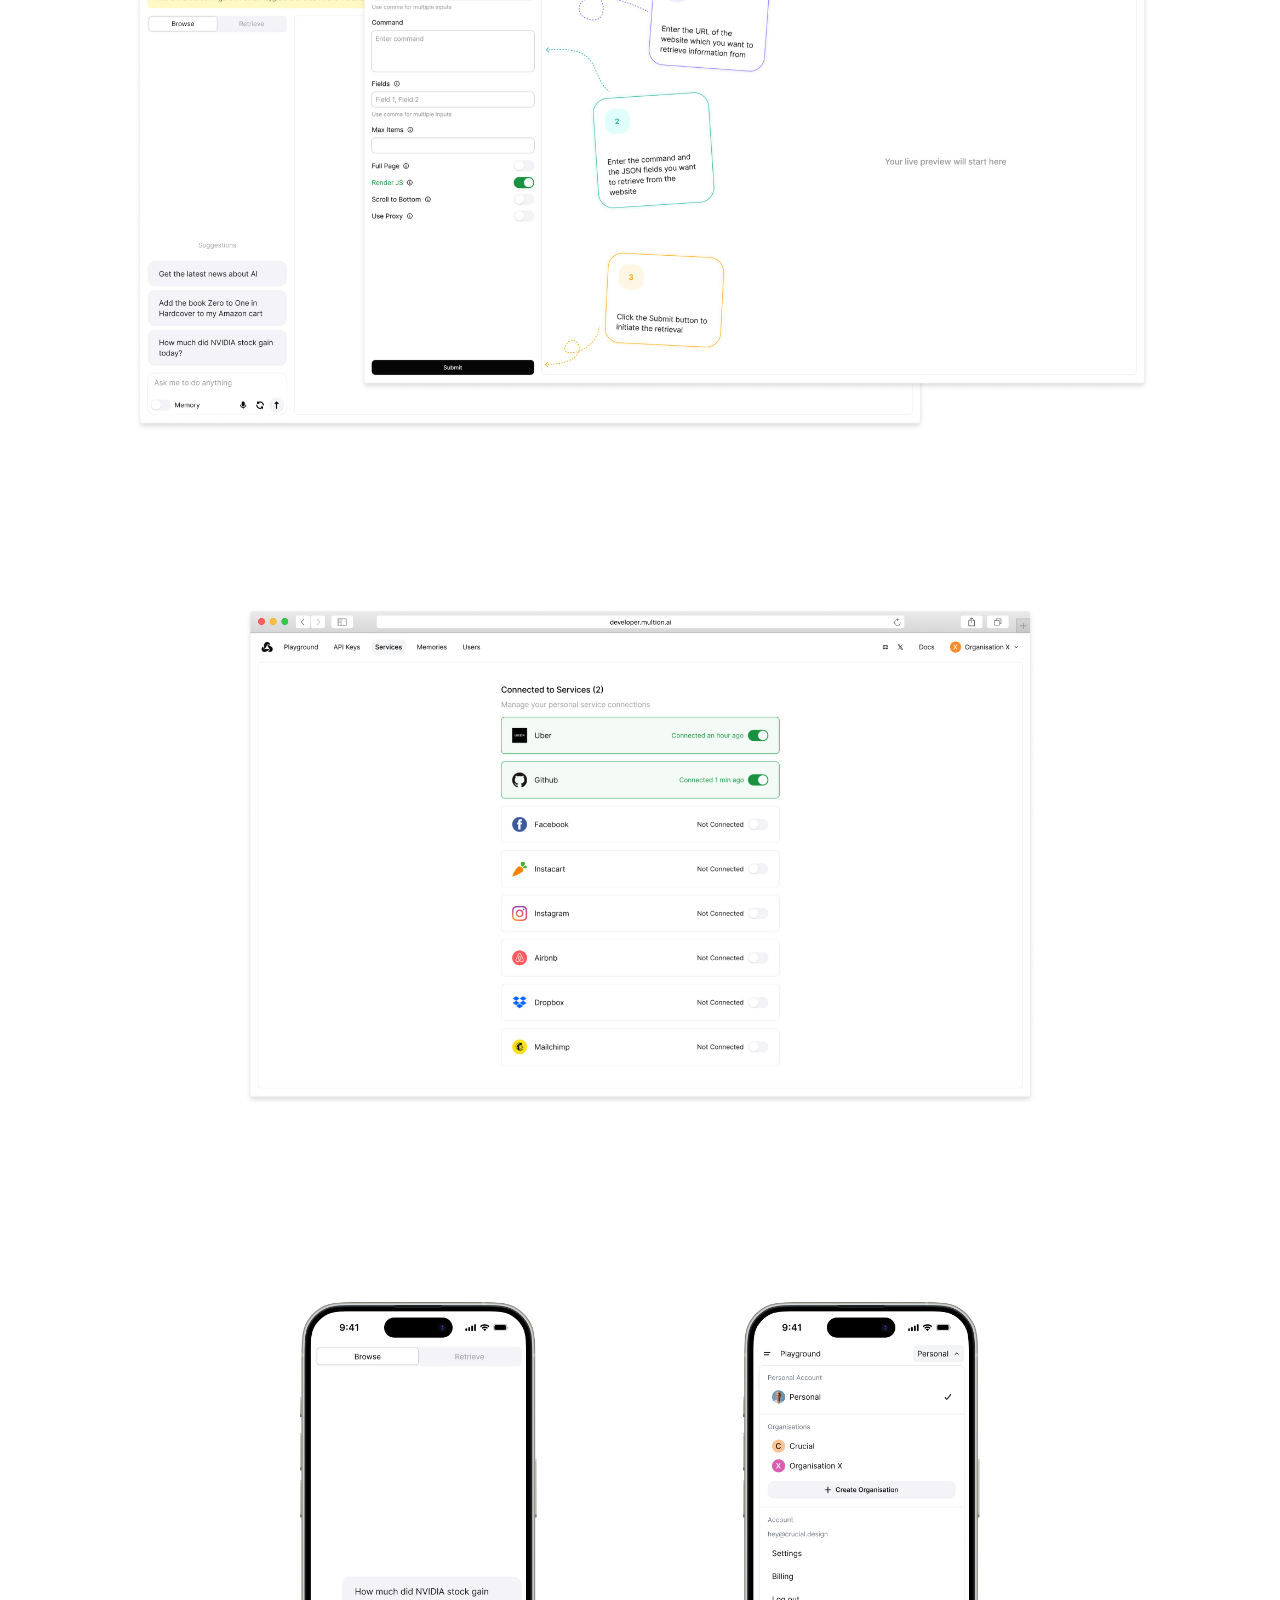
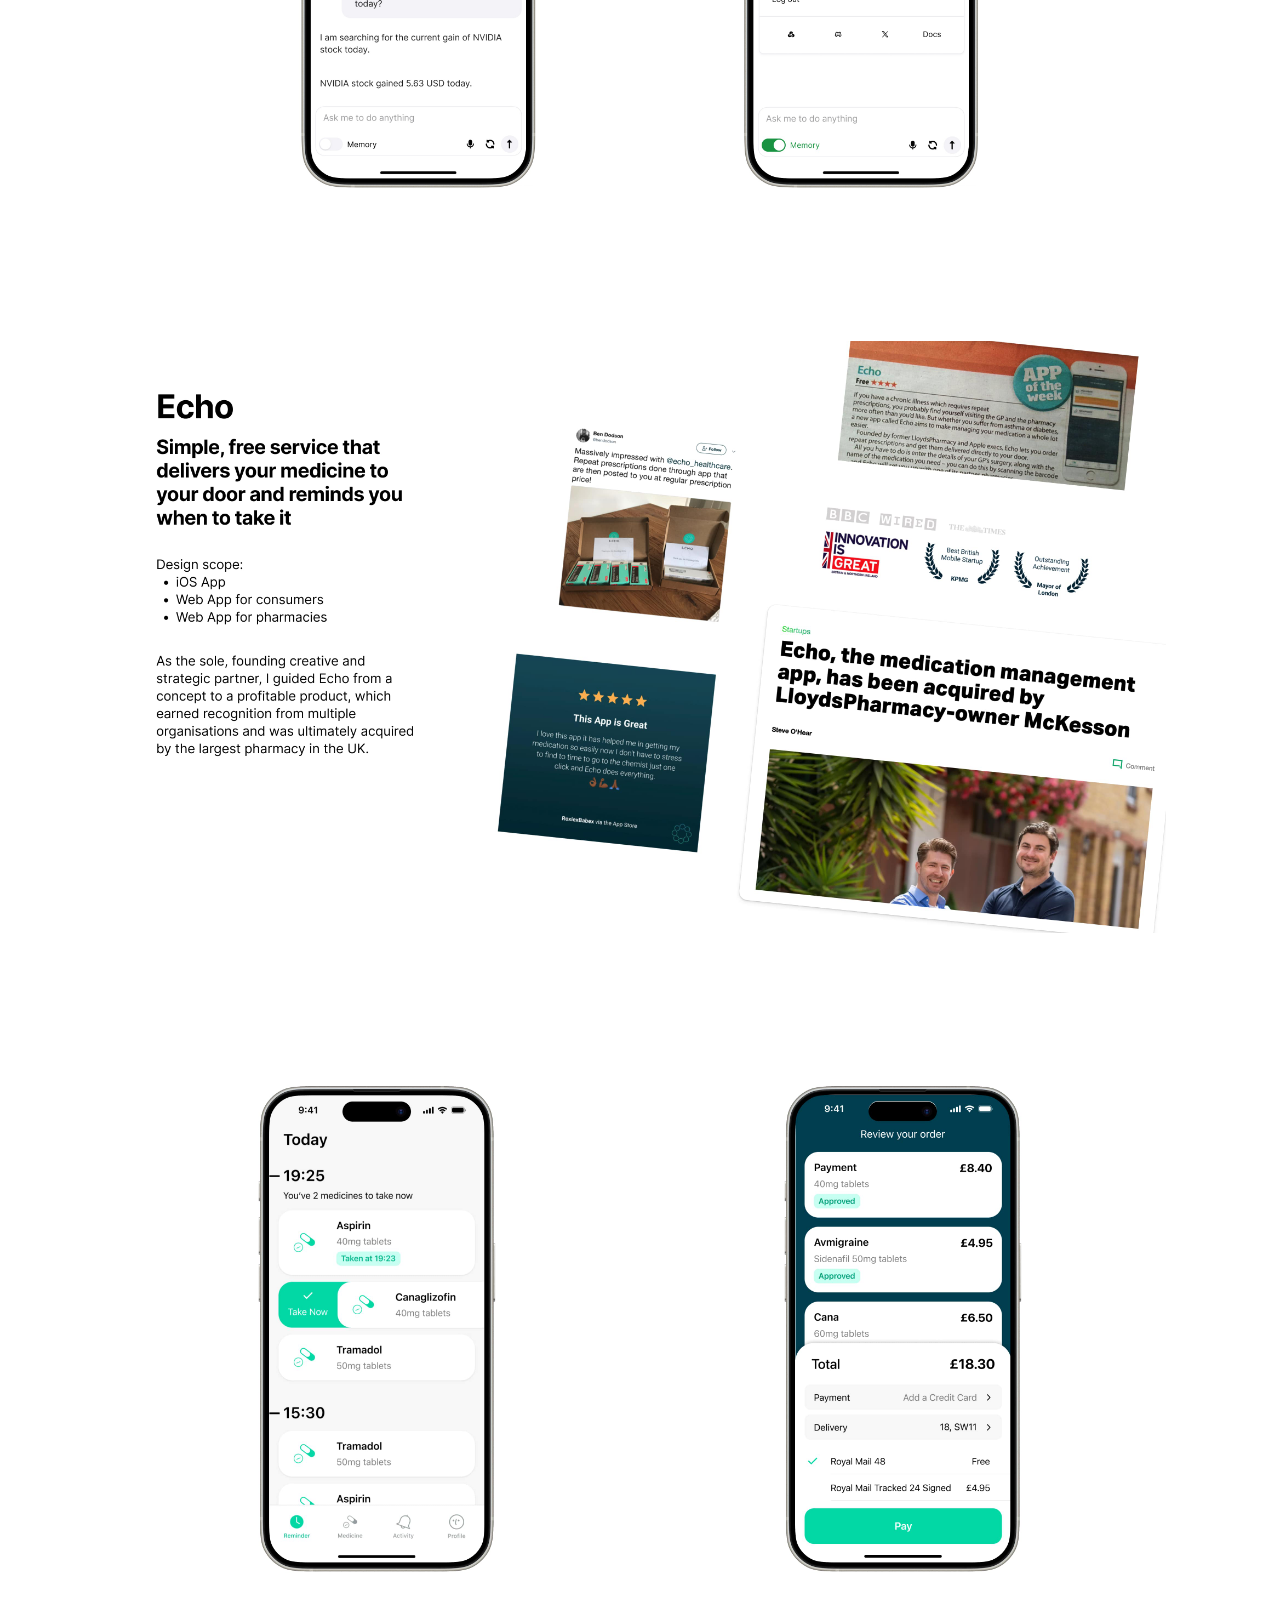
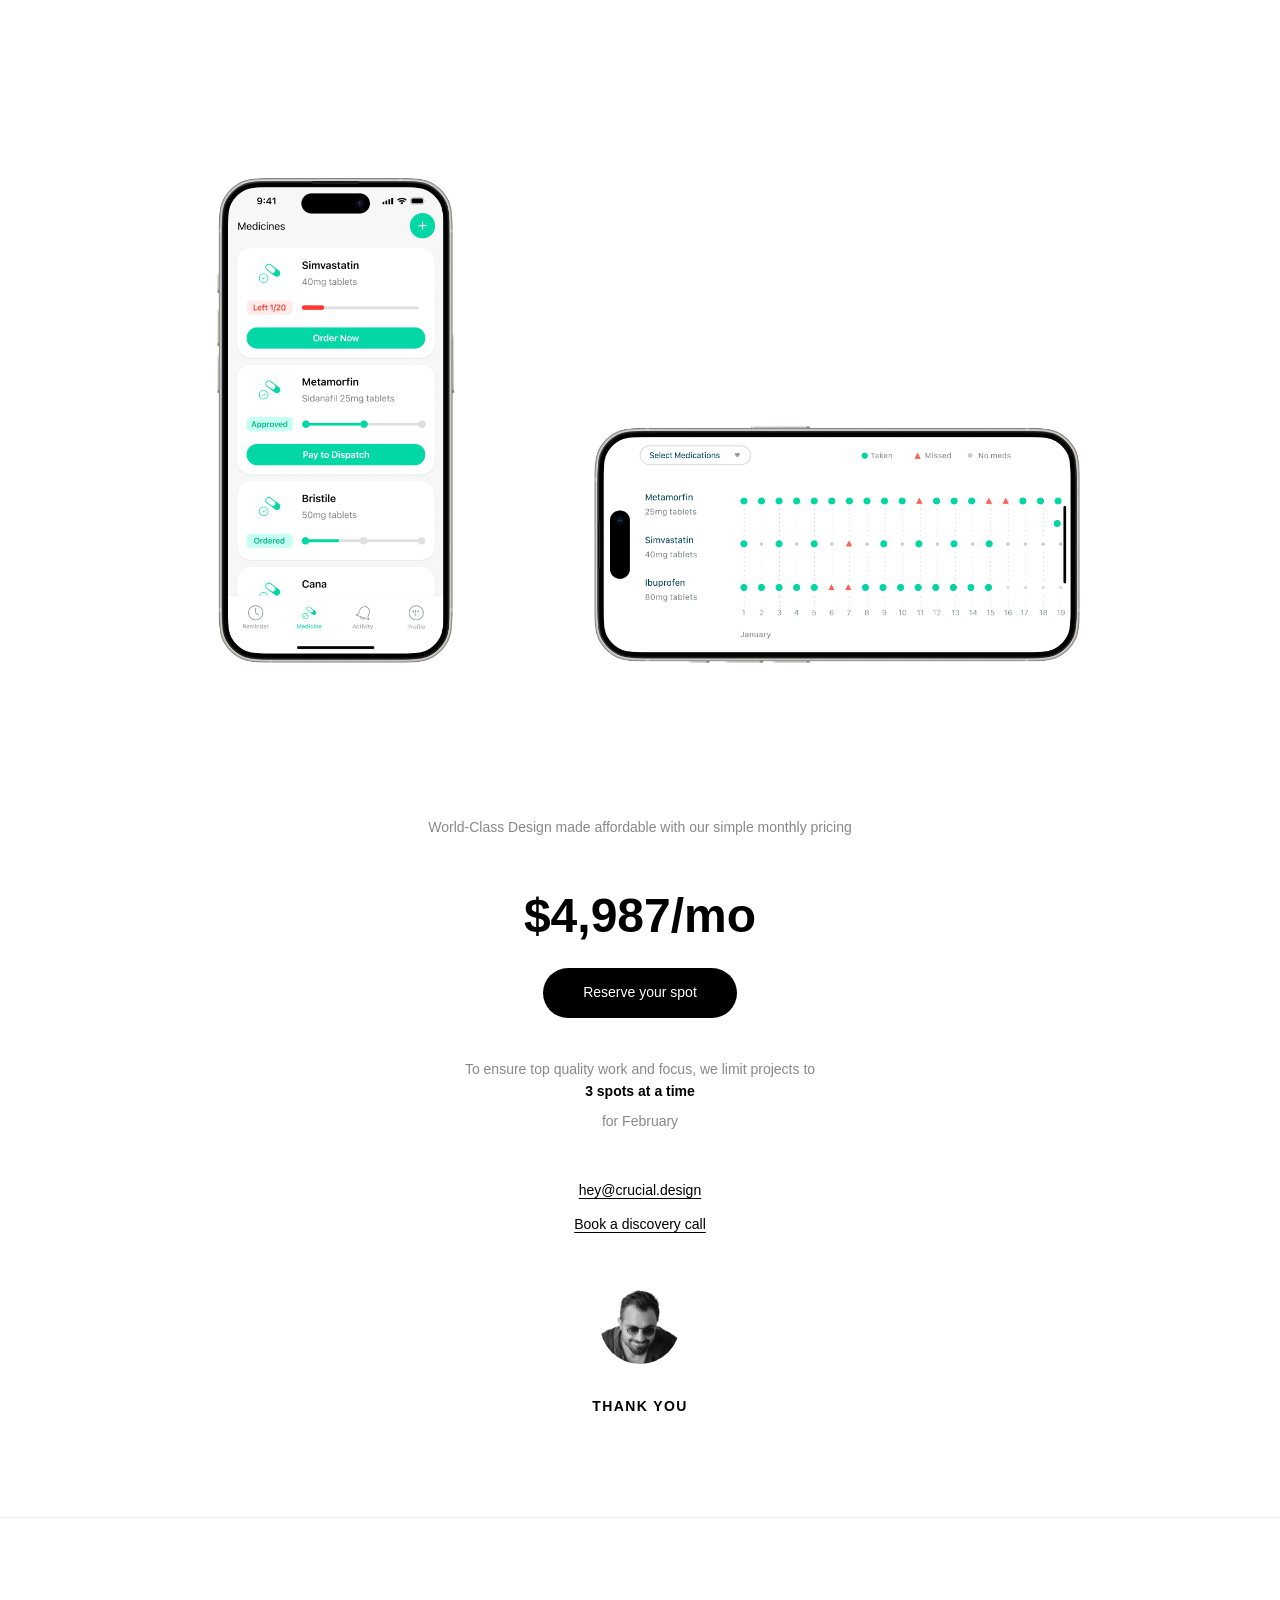
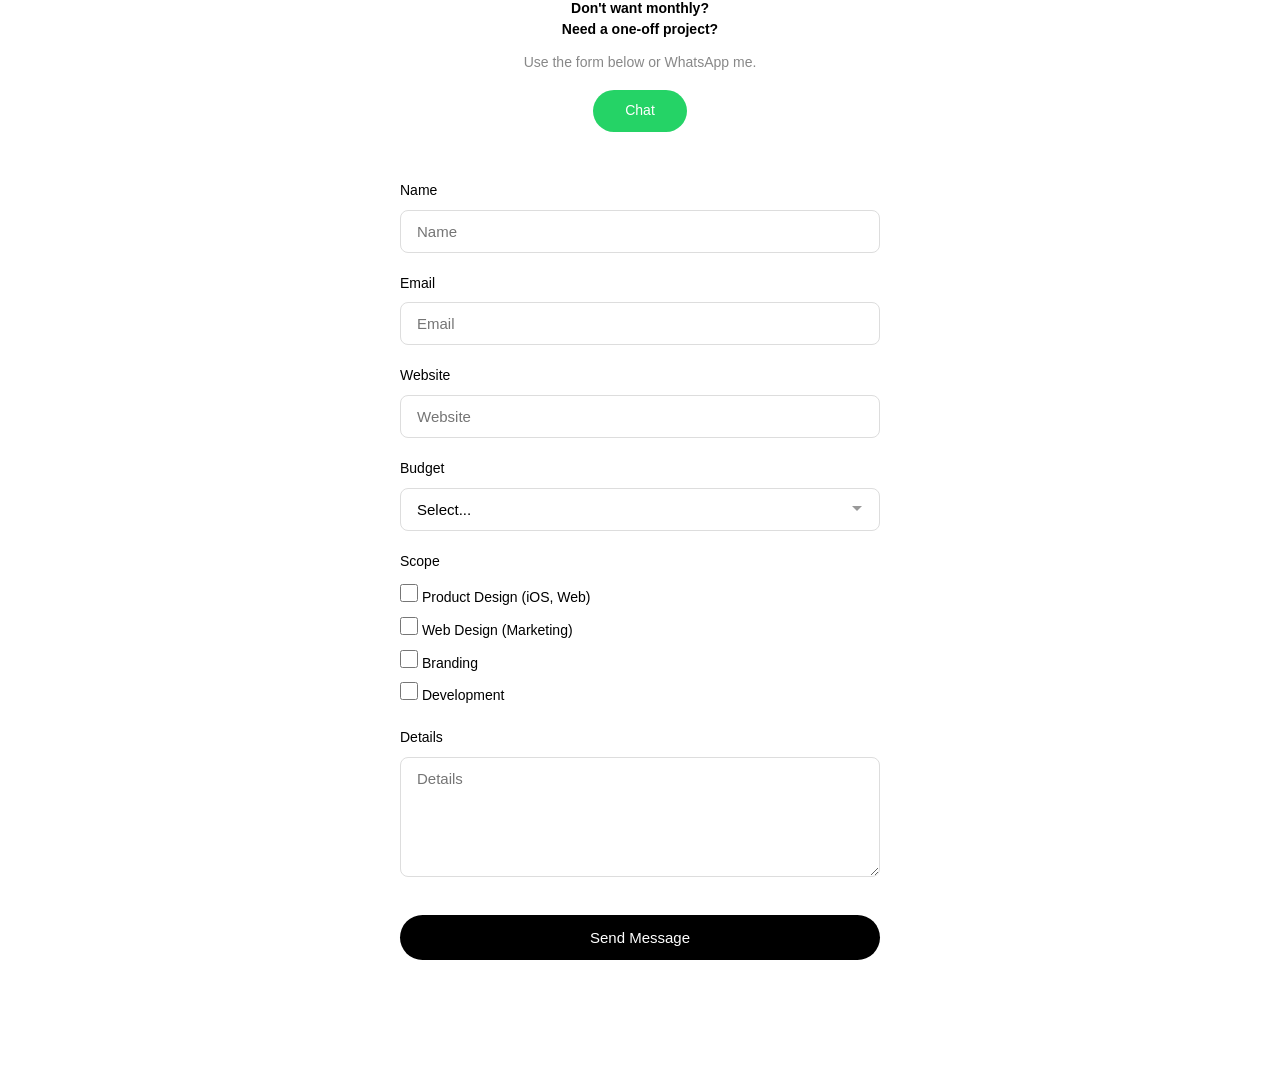
<file: deck/index.html>
<!DOCTYPE html>
<html lang="en">
<head>
  <!-- Google tag (gtag.js) -->
  <script async src="https://www.googletagmanager.com/gtag/js?id=G-3W3DC31QMG"></script>
  <script>
    window.dataLayer = window.dataLayer || [];
    function gtag(){dataLayer.push(arguments);}
    gtag('js', new Date());
    gtag('config', 'G-3W3DC31QMG');
  </script>
  <meta charset="UTF-8">
  <meta name="viewport" content="width=device-width, initial-scale=1.0">
  <title>Deck — Crucial.Design</title>
  <meta name="description" content="Design Partner for AI founders to launch, grow & scale FAST.">

  <!-- Open Graph -->
  <meta property="og:title" content="Deck — Crucial.Design">
  <meta property="og:description" content="Design Partner for AI founders to launch, grow & scale FAST.">
  <meta property="og:type" content="website">
  <meta property="og:url" content="https://crucial.design/deck">

  <!-- Twitter Card -->
  <meta name="twitter:card" content="summary_large_image">
  <meta name="twitter:title" content="Deck — Crucial.Design">
  <meta name="twitter:description" content="Design Partner for AI founders to launch, grow & scale FAST.">

  <link rel="icon" type="image/jpeg" href="../images/avatar.jpg">

  <link rel="preconnect" href="https://fonts.googleapis.com">
  <link rel="preconnect" href="https://fonts.gstatic.com" crossorigin>
  <link href="https://fonts.googleapis.com/css2?family=DM+Sans:ital,opsz,wght@0,9..40,300;0,9..40,400;0,9..40,500;0,9..40,700;1,9..40,300;1,9..40,400;1,9..40,500&display=swap" rel="stylesheet">

  <link rel="stylesheet" href="../style.css">
  <link rel="stylesheet" href="../deck.css">
</head>
<body>

  <!-- ============ Deck Slides ============ -->
  <section class="deck-slides">
    <div class="deck-slides-inner">
      <img src="../images/deck/slide-01.jpg" alt="CRUCIAL .DESIGN - Design Partner for AI founders" loading="eager">
      <img src="../images/deck/slide-02.jpg" alt="What we do - capabilities overview" loading="lazy">
      <img src="../images/deck/slide-04.jpg" alt="Project showcase" loading="lazy">
      <img src="../images/deck/slide-05.jpg" alt="Project showcase" loading="lazy">
      <img src="../images/deck/slide-06.jpg" alt="Project showcase" loading="lazy">
      <img src="../images/deck/slide-07.jpg" alt="Project showcase" loading="lazy">
      <img src="../images/deck/slide-08.jpg" alt="Project showcase" loading="lazy">
      <img src="../images/deck/slide-09.jpg" alt="MultiOn - AI Assistant mobile app" loading="lazy">
      <img src="../images/deck/slide-10.jpg" alt="MultiOn - AI Assistant desktop app" loading="lazy">
      <img src="../images/deck/slide-11.jpg" alt="MultiOn - Developer platform" loading="lazy">
      <img src="../images/deck/slide-12.jpg" alt="MultiOn - Services integrations" loading="lazy">
      <img src="../images/deck/slide-13.jpg" alt="MultiOn - Mobile app screens" loading="lazy">
      <img src="../images/deck/slide-14.jpg" alt="Echo - Medication delivery service" loading="lazy">
      <img src="../images/deck/slide-15.jpg" alt="Echo - iOS app design" loading="lazy">
      <img src="../images/deck/slide-16.jpg" alt="Echo - Medicine management screens" loading="lazy">
    </div>
  </section>

  <!-- ============ Pricing CTA ============ -->
  <section class="deck-pricing">
    <div class="deck-pricing-inner">
      <p class="deck-pricing-intro">World-Class Design made affordable with our simple monthly pricing</p>

      <div class="deck-pricing-card">
        <div class="deck-pricing-amount">$4,987/mo</div>
        <a href="https://buy.stripe.com/3cIfZ55yefaZf6i0S40gw0u" target="_blank" rel="noopener" class="deck-pricing-button">Reserve your spot</a>
      </div>

      <p class="deck-pricing-note">To ensure top quality work and focus, we limit projects to<br><strong>3 spots at a time</strong></p>

      <div class="deck-pricing-month">for February</div>

      <div class="deck-pricing-links">
        <a href="mailto:hey@crucial.design" class="deck-link">hey@crucial.design</a>
        <a href="https://crucial.design/call" target="_blank" rel="noopener" class="deck-link">Book a discovery call</a>
      </div>

      <div class="deck-pricing-avatar">
        <img src="../images/deck/oykun-avatar.jpg" alt="Oykun Yilmaz">
      </div>

      <p class="deck-thankyou">THANK YOU</p>
    </div>
  </section>

  <!-- ============ One-off Form ============ -->
  <section class="deck-form-section">
    <div class="deck-form-inner">
      <p class="deck-form-intro">Don't want monthly?<br>Need a one-off project?</p>
      <p class="deck-form-sub">Use the form below or WhatsApp me.</p>
      <a href="https://wa.me/4407580051368" target="_blank" rel="noopener" class="deck-whatsapp-link">Chat</a>

      <form class="deck-form" action="#" method="POST">
        <div class="deck-form-group">
          <label for="deck-name">Name</label>
          <input type="text" id="deck-name" name="name" placeholder="Name" required>
        </div>

        <div class="deck-form-group">
          <label for="deck-email">Email</label>
          <input type="email" id="deck-email" name="email" placeholder="Email" required>
        </div>

        <div class="deck-form-group">
          <label for="deck-website">Website</label>
          <input type="url" id="deck-website" name="website" placeholder="Website">
        </div>

        <div class="deck-form-group">
          <label for="deck-budget">Budget</label>
          <select id="deck-budget" name="budget">
            <option value="" disabled selected>Select...</option>
            <option value="less-than-5k">Less than $5K</option>
            <option value="5k-10k">$5K to $10K</option>
            <option value="10k-25k">$10K to $25K</option>
            <option value="25k-50k">$25K to $50K</option>
            <option value="50k-plus">$50K+</option>
          </select>
        </div>

        <fieldset class="deck-form-group deck-form-checkboxes">
          <legend>Scope</legend>
          <label class="deck-checkbox-label">
            <input type="checkbox" name="scope" value="product-design">
            <span>Product Design (iOS, Web)</span>
          </label>
          <label class="deck-checkbox-label">
            <input type="checkbox" name="scope" value="web-design">
            <span>Web Design (Marketing)</span>
          </label>
          <label class="deck-checkbox-label">
            <input type="checkbox" name="scope" value="branding">
            <span>Branding</span>
          </label>
          <label class="deck-checkbox-label">
            <input type="checkbox" name="scope" value="development">
            <span>Development</span>
          </label>
        </fieldset>

        <div class="deck-form-group">
          <label for="deck-details">Details</label>
          <textarea id="deck-details" name="details" placeholder="Details" rows="5"></textarea>
        </div>

        <button type="submit" class="deck-submit-button">Send Message</button>
      </form>
    </div>
  </section>

</body>
</html>
</file>
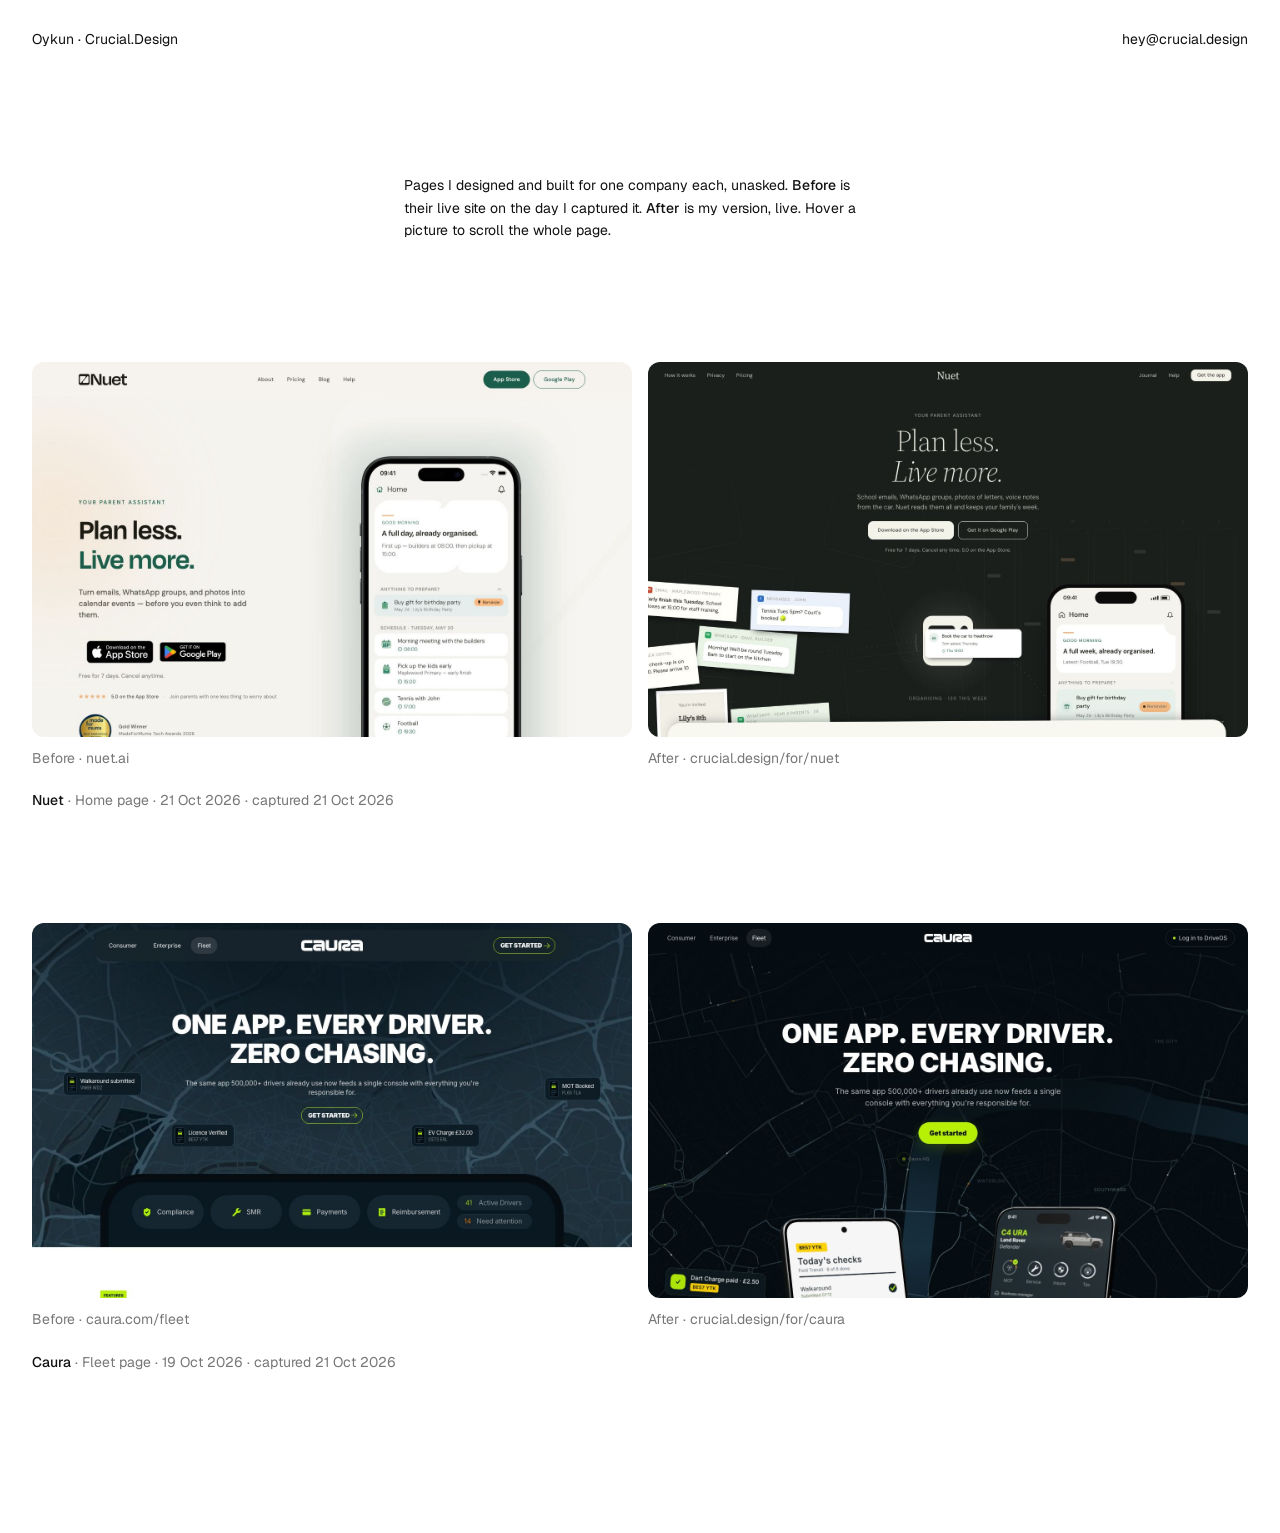
<file: for/index.html>
<!doctype html>
<html lang="en-GB">
<head>
<meta charset="utf-8">
<meta name="viewport" content="width=device-width, initial-scale=1">
<title>For · Crucial.Design</title>
<meta name="robots" content="noindex, nofollow">
<link rel="icon" type="image/jpeg" href="/images/avatar.jpg">
<script>(function(){try{var q=new URLSearchParams(location.search);if(q.has("me"))localStorage.setItem("cd-me","1");if(q.has("notme"))localStorage.removeItem("cd-me");if(localStorage.getItem("cd-me"))return}catch(e){}if(navigator.webdriver)return;try{navigator.sendBeacon("/api/seen",JSON.stringify({p:location.pathname}))}catch(e){}window.va=window.va||function(){(window.vaq=window.vaq||[]).push(arguments)};var s=document.createElement("script");s.defer=true;s.src="/_vercel/insights/script.js";document.head.appendChild(s)})();</script>
<link rel="preconnect" href="https://fonts.googleapis.com">
<link rel="preconnect" href="https://fonts.gstatic.com" crossorigin>
<link href="https://fonts.googleapis.com/css2?family=Geist:wght@400;500&display=swap" rel="stylesheet">
<style>
*{box-sizing:border-box;margin:0;padding:0}
html{-webkit-font-smoothing:antialiased}
body{background:#fff;color:#111;font:400 14px/1.6 'Geist',-apple-system,BlinkMacSystemFont,sans-serif}
a{color:inherit}
.top{display:flex;justify-content:space-between;padding:28px 32px}
.top a{text-decoration:none}
.intro{max-width:520px;margin:96px auto 120px;padding:0 24px}
.intro b{font-weight:500}
.list{max-width:1280px;margin:0 auto;padding:0 32px 160px;display:grid;gap:112px}
.pair{display:grid;grid-template-columns:1fr 1fr;gap:16px}
.shot{display:block;text-decoration:none}
.frame{aspect-ratio:16/10;overflow:hidden;border-radius:12px;background:#f4f4f2}
.frame img{display:block;width:100%;height:auto;transition:transform .9s cubic-bezier(.45,0,.55,1)}
.shot:hover .frame img,.shot:focus-visible .frame img{transform:translateY(var(--y,0));transition-duration:var(--d,6s);transition-timing-function:linear}
.lab{display:block;margin-top:10px;color:#777}
.meta{margin-top:20px}
.meta b{font-weight:500}
.meta span{color:#777}
.seen{margin-top:2px;color:#777}
.seen b{font-weight:500;color:#111}
.shot:focus-visible{outline:2px solid #111;outline-offset:4px;border-radius:12px}
@media (max-width:760px){
  .top{padding:20px 16px}
  .intro{margin:56px auto 72px;padding:0 16px}
  .list{padding:0 16px 96px;gap:72px}
  .pair{grid-template-columns:1fr}
}
@media (prefers-reduced-motion:reduce){.frame img{transition:none!important}}
</style>
</head>
<body>

<header class="top">
  <a href="/">Oykun · Crucial.Design</a>
  <a href="mailto:hey@crucial.design">hey@crucial.design</a>
</header>

<p class="intro">Pages I designed and built for one company each, unasked. <b>Before</b> is their live site on the day I captured it. <b>After</b> is my version, live. Hover a picture to scroll the whole page.</p>

<main class="list">
  <!-- Newest first. Shots: agency/crucial-canvas/capture-before-after.mjs, then copy the two -full.jpg files to for/shots/<client>-before.jpg and -after.jpg. Give .meta data-client="<client>" so its visit count shows. -->
  <article>
    <div class="pair">
      <a class="shot" href="/for/shots/nuet-before.jpg" target="_blank" rel="noopener">
        <div class="frame"><img src="/for/shots/nuet-before.jpg" alt="nuet.ai home page, full length, as captured on 21 Oct 2026" loading="lazy"></div>
        <span class="lab">Before · nuet.ai</span>
      </a>
      <a class="shot" href="/for/nuet" target="_blank" rel="noopener">
        <div class="frame"><img src="/for/shots/nuet-after.jpg" alt="The reimagined Nuet home page, full length" loading="lazy"></div>
        <span class="lab">After · crucial.design/for/nuet</span>
      </a>
    </div>
    <p class="meta" data-client="nuet"><b>Nuet</b> <span>· Home page · 21 Oct 2026 · captured 21 Oct 2026</span></p>
  </article>

  <article>
    <div class="pair">
      <a class="shot" href="/for/shots/caura-before.jpg" target="_blank" rel="noopener">
        <div class="frame"><img src="/for/shots/caura-before.jpg" alt="caura.com Fleet page, full length, as captured on 21 Oct 2026" loading="lazy"></div>
        <span class="lab">Before · caura.com/fleet</span>
      </a>
      <a class="shot" href="/for/caura" target="_blank" rel="noopener">
        <div class="frame"><img src="/for/shots/caura-after.jpg" alt="The reimagined Caura Fleet page, full length" loading="lazy"></div>
        <span class="lab">After · crucial.design/for/caura</span>
      </a>
    </div>
    <p class="meta" data-client="caura"><b>Caura</b> <span>· Fleet page · 19 Oct 2026 · captured 21 Oct 2026</span></p>
  </article>
</main>

<script>
// Hover scrolls each full-page capture from top to bottom at a steady reading pace.
const fit = img => {
  const frame = img.parentElement, travel = img.offsetHeight - frame.clientHeight;
  img.style.setProperty('--y', -Math.max(0, travel) + 'px');
  img.style.setProperty('--d', Math.min(16, Math.max(3, travel / 400)).toFixed(1) + 's');
};
const all = [...document.querySelectorAll('.frame img')];
all.forEach(img => img.complete ? fit(img) : img.addEventListener('load', () => fit(img)));
addEventListener('resize', () => all.forEach(fit));

// Visit counts from /api/visits, shown only in Oykun's browsers (marked with ?me). Prospects see none of it.
(async () => {
  try { if (!localStorage.getItem('cd-me')) return; } catch (e) { return; }
  const data = await fetch('/api/visits').then(r => r.ok ? r.json() : null).catch(() => null);
  if (!data) return;
  const when = iso => new Date(iso).toLocaleString('en-GB', { day: 'numeric', month: 'short', hour: '2-digit', minute: '2-digit' });
  document.querySelectorAll('.meta[data-client]').forEach(meta => {
    const base = '/for/' + meta.dataset.client;
    let n = 0, last = null; const people = [];
    for (const [p, v] of Object.entries(data)) {
      if (p !== base && !p.startsWith(base + '/')) continue;
      n += v.n; if (v.last && (!last || v.last > last)) last = v.last;
      if (p !== base) people.push(p.slice(base.length + 1) + ' ' + v.n);
    }
    const line = document.createElement('p'); line.className = 'seen';
    line.innerHTML = n ? `<b>${n} ${n === 1 ? 'visit' : 'visits'}</b> · last opened ${when(last)}${people.length ? ' · ' + people.join(', ') : ''}` : 'No visits yet';
    meta.after(line);
  });
})();
</script>
</body>
</html>
</file>
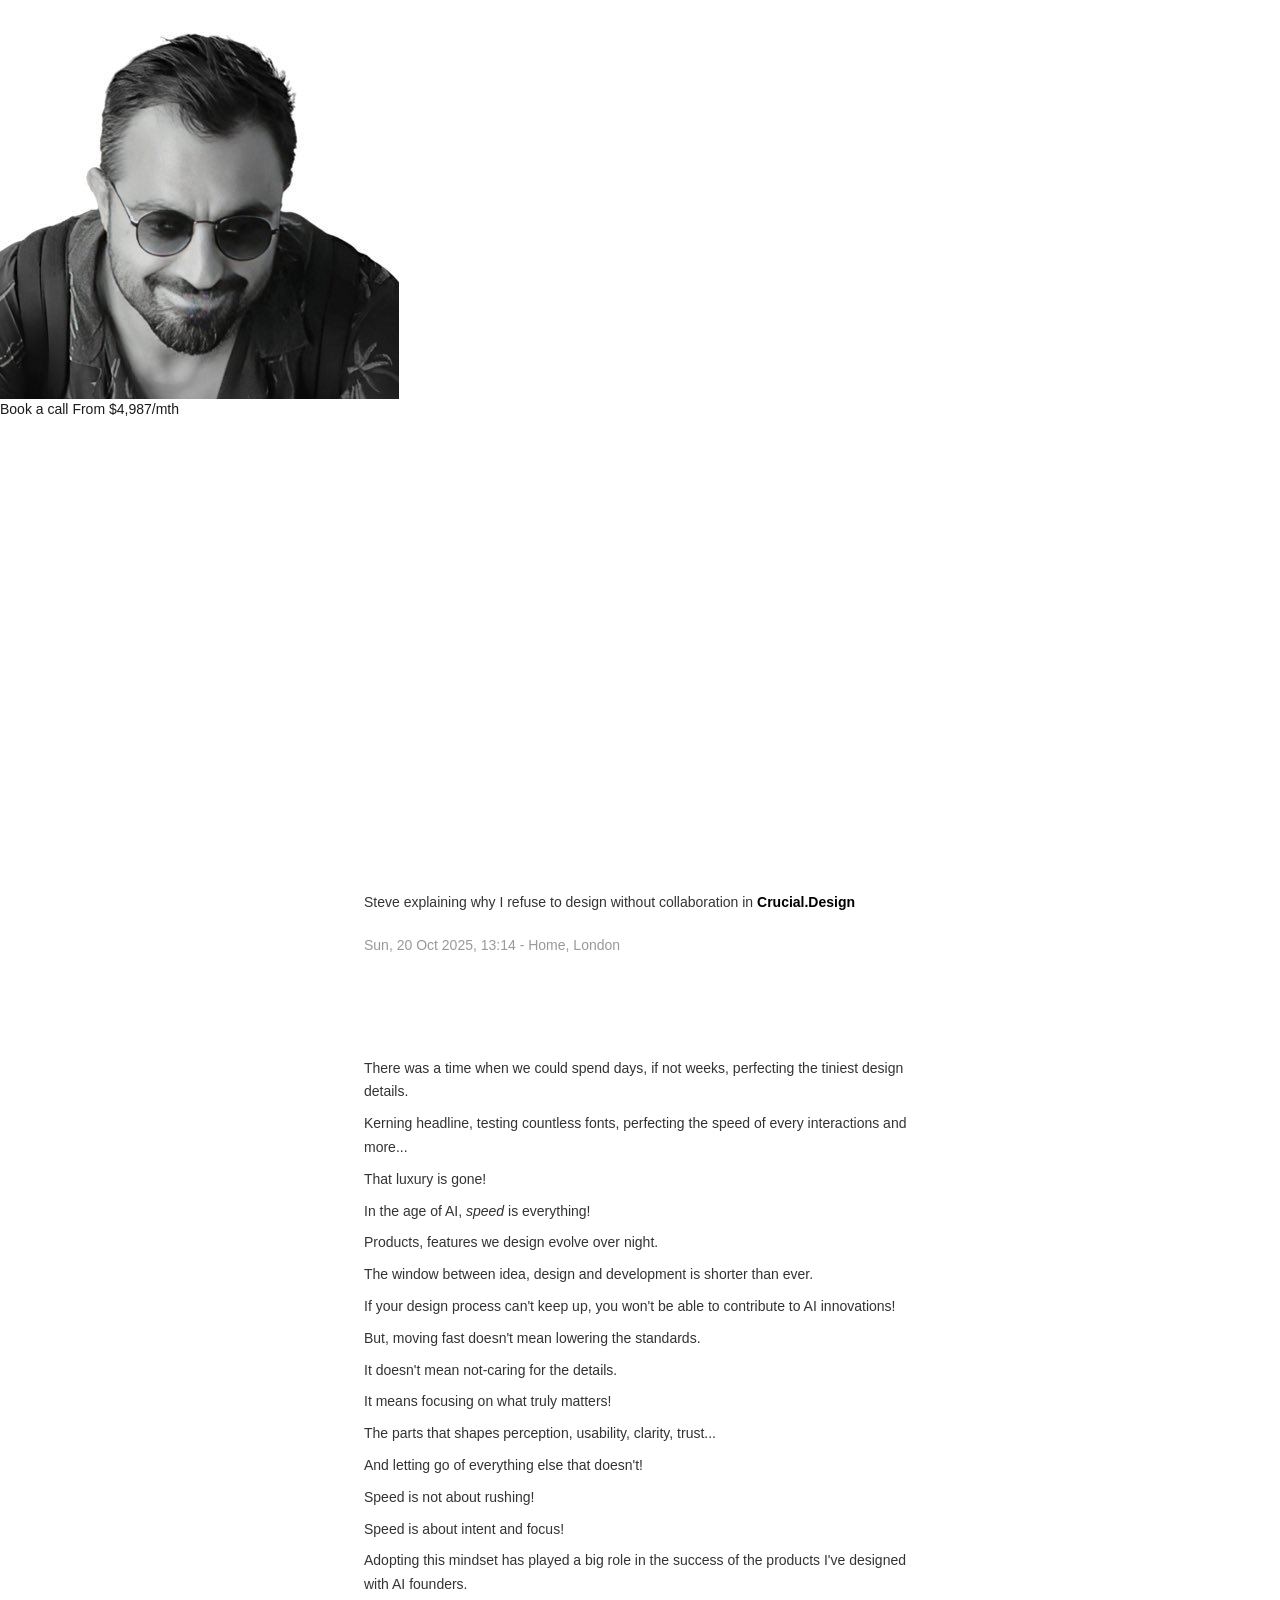
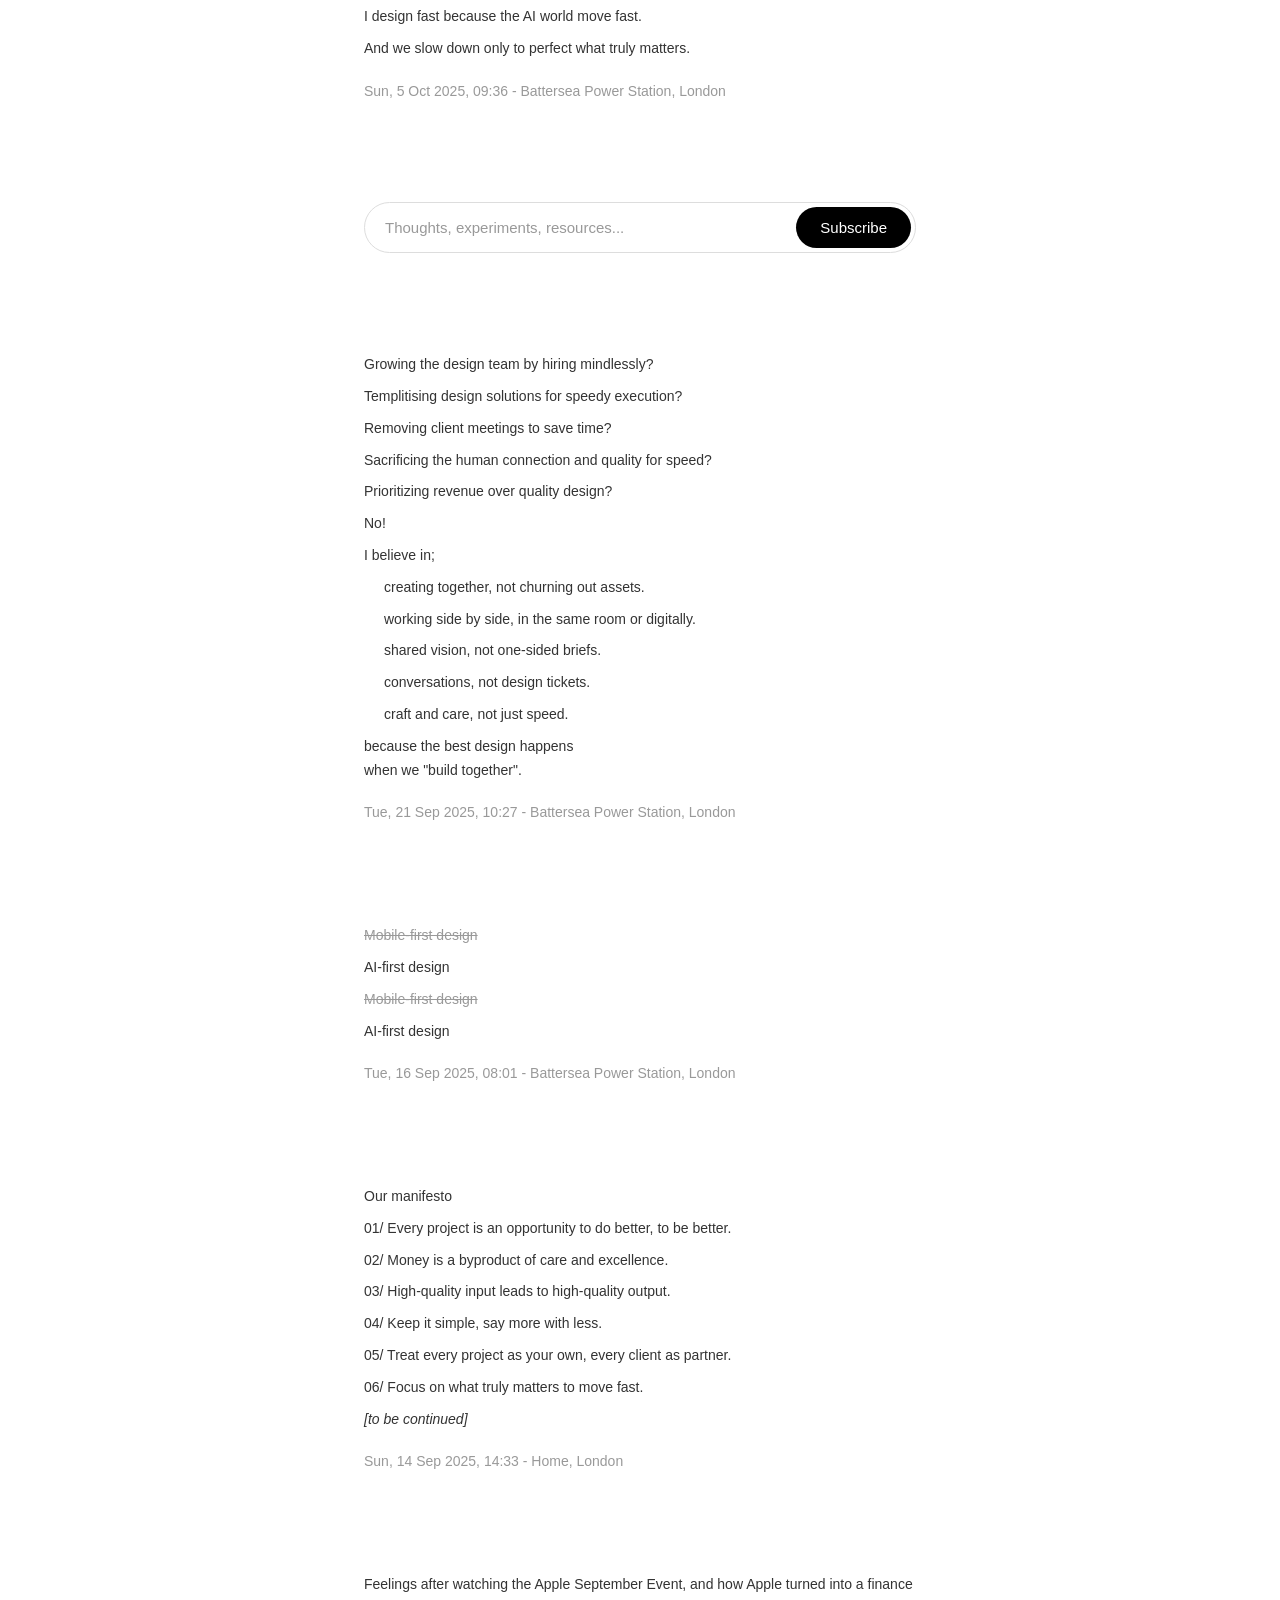
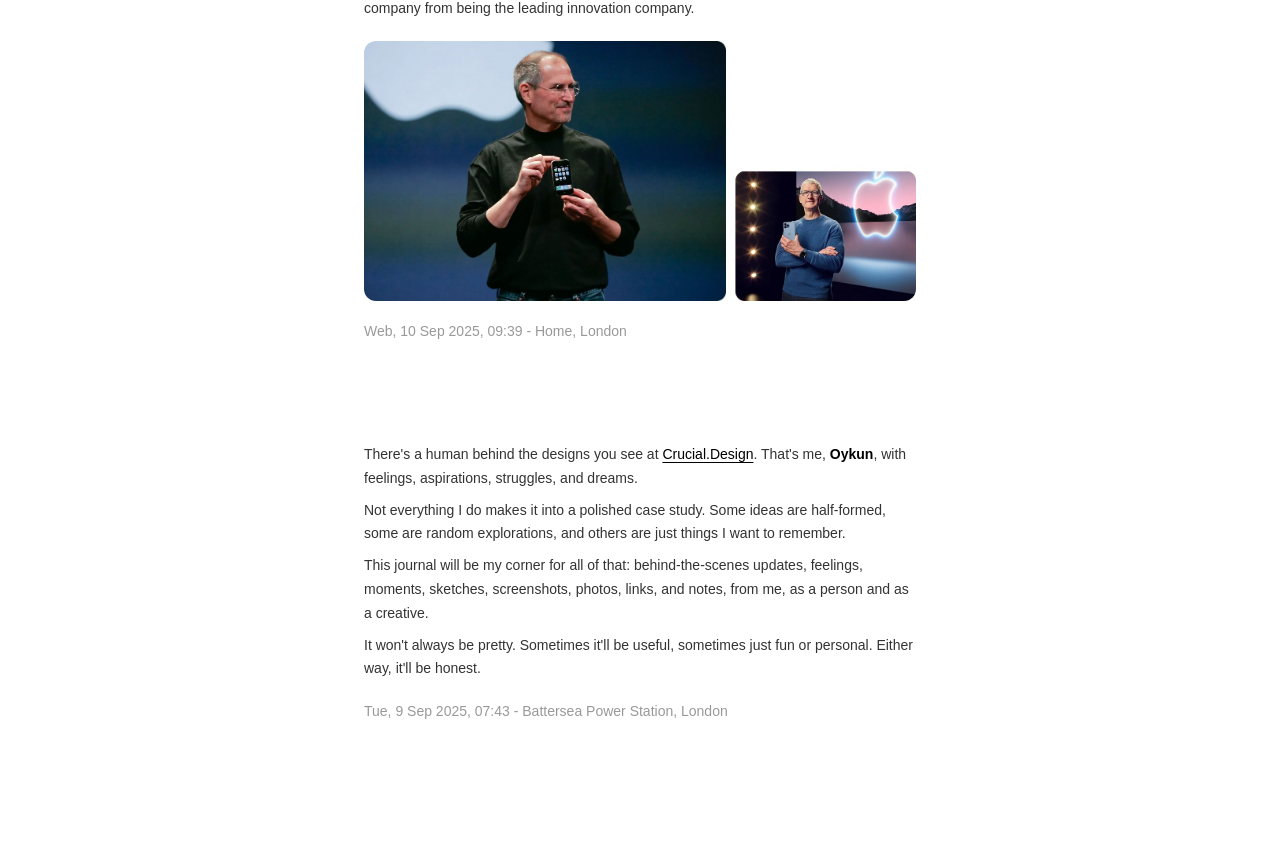
<file: journal/index.html>
<!DOCTYPE html>
<html lang="en">
<head>
  <!-- Google tag (gtag.js) -->
  <script async src="https://www.googletagmanager.com/gtag/js?id=G-3W3DC31QMG"></script>
  <script>
    window.dataLayer = window.dataLayer || [];
    function gtag(){dataLayer.push(arguments);}
    gtag('js', new Date());
    gtag('config', 'G-3W3DC31QMG');
  </script>
  <meta charset="UTF-8">
  <meta name="viewport" content="width=device-width, initial-scale=1.0">
  <title>Journal — Crucial.Design</title>
  <meta name="description" content="Crucial Design Journal for AI Age.">

  <!-- Open Graph -->
  <meta property="og:title" content="Journal — Crucial.Design">
  <meta property="og:description" content="Crucial Design Journal for AI Age.">
  <meta property="og:type" content="website">
  <meta property="og:url" content="https://crucial.design/journal">

  <!-- Twitter Card -->
  <meta name="twitter:card" content="summary_large_image">
  <meta name="twitter:title" content="Journal — Crucial.Design">
  <meta name="twitter:description" content="Crucial Design Journal for AI Age.">

  <link rel="icon" type="image/jpeg" href="../images/avatar.jpg">

  <link rel="preconnect" href="https://fonts.googleapis.com">
  <link rel="preconnect" href="https://fonts.gstatic.com" crossorigin>
  <link href="https://fonts.googleapis.com/css2?family=DM+Sans:ital,opsz,wght@0,9..40,300;0,9..40,400;0,9..40,500;0,9..40,700;1,9..40,300;1,9..40,400;1,9..40,500&display=swap" rel="stylesheet">

  <link rel="stylesheet" href="../style.css">
  <link rel="stylesheet" href="../journal.css">
</head>
<body>

  <!-- ============ Navigation ============ -->
  <nav class="nav" id="nav">
    <div class="nav-inner">
      <a href="https://cal.com/crucialdesign/15min" target="_blank" rel="noopener" class="nav-cta-pill"><img src="../images/avatar.jpg" alt="" class="nav-avatar">Book a call</a>
      <a href="/#flow" class="nav-cta-pill nav-cta-secondary">From $4,987/mth</a>
    </div>
  </nav>

  <!-- ============ Journal Entries ============ -->
  <section class="journal">
    <div class="container-narrow">

      <!-- Entry: Video -->
      <article class="journal-entry fade-in">
        <div class="journal-video">
          <iframe src="https://www.youtube.com/embed/y1Yow6rd-lw?si=bSGGnYC2iq5iUcb9&iv_load_policy=3&rel=0&modestbranding=1&playsinline=1&autoplay=0" title="Steve Jobs on collaboration" frameborder="0" allow="accelerometer; autoplay; clipboard-write; encrypted-media; gyroscope; picture-in-picture" allowfullscreen></iframe>
        </div>
        <p class="journal-text">Steve explaining why I refuse to design without collaboration in <strong>Crucial.Design</strong></p>
        <p class="journal-meta">Sun, 20 Oct 2025, 13:14 - Home, London</p>
      </article>

      <!-- Entry: Speed -->
      <article class="journal-entry fade-in">
        <div class="journal-body">
          <p>There was a time when we could spend days, if not weeks, perfecting the tiniest design details.</p>
          <p>Kerning headline, testing countless fonts, perfecting the speed of every interactions and more...</p>
          <p>That luxury is gone!</p>
          <p>In the age of AI, <em>speed</em> is everything!</p>
          <p>Products, features we design evolve over night.</p>
          <p>The window between idea, design and development is shorter than ever.</p>
          <p>If your design process can't keep up, you won't be able to contribute to AI innovations!</p>
          <p>But, moving fast doesn't mean lowering the standards.</p>
          <p>It doesn't mean not-caring for the details.</p>
          <p>It means focusing on what truly matters!</p>
          <p>The parts that shapes perception, usability, clarity, trust...</p>
          <p>And letting go of everything else that doesn't!</p>
          <p>Speed is not about rushing!</p>
          <p>Speed is about intent and focus!</p>
          <p>Adopting this mindset has played a big role in the success of the products I've designed with AI founders.</p>
          <p>I design fast because the AI world move fast.</p>
          <p>And we slow down only to perfect what truly matters.</p>
        </div>
        <p class="journal-meta">Sun, 5 Oct 2025, 09:36 - Battersea Power Station, London</p>
      </article>

      <!-- Subscribe -->
      <div class="journal-subscribe fade-in">
        <form class="journal-subscribe-form" action="#" method="POST">
          <input type="email" placeholder="Thoughts, experiments, resources..." required>
          <button type="submit">Subscribe</button>
        </form>
      </div>

      <!-- Entry: Build Together -->
      <article class="journal-entry fade-in">
        <div class="journal-body">
          <p>Growing the design team by hiring mindlessly?</p>
          <p>Templitising design solutions for speedy execution?</p>
          <p>Removing client meetings to save time?</p>
          <p>Sacrificing the human connection and quality for speed?</p>
          <p>Prioritizing revenue over quality design?</p>
          <p>No!</p>
          <p>I believe in;</p>
          <p class="journal-indent">creating together, not churning out assets.</p>
          <p class="journal-indent">working side by side, in the same room or digitally.</p>
          <p class="journal-indent">shared vision, not one-sided briefs.</p>
          <p class="journal-indent">conversations, not design tickets.</p>
          <p class="journal-indent">craft and care, not just speed.</p>
          <p>because the best design happens<br>when we "build together".</p>
        </div>
        <p class="journal-meta">Tue, 21 Sep 2025, 10:27 - Battersea Power Station, London</p>
      </article>

      <!-- Entry: Mobile-first / AI-first -->
      <article class="journal-entry fade-in">
        <div class="journal-body journal-strikethrough-entry">
          <p><s>Mobile-first design</s></p>
          <p>AI-first design</p>
          <p><s>Mobile-first design</s></p>
          <p>AI-first design</p>
        </div>
        <p class="journal-meta">Tue, 16 Sep 2025, 08:01 - Battersea Power Station, London</p>
      </article>

      <!-- Entry: Manifesto -->
      <article class="journal-entry fade-in">
        <div class="journal-body">
          <p>Our manifesto</p>
          <p>01/ Every project is an opportunity to do better, to be better.</p>
          <p>02/ Money is a byproduct of care and excellence.</p>
          <p>03/ High-quality input leads to high-quality output.</p>
          <p>04/ Keep it simple, say more with less.</p>
          <p>05/ Treat every project as your own, every client as partner.</p>
          <p>06/ Focus on what truly matters to move fast.</p>
          <p><em>[to be continued]</em></p>
        </div>
        <p class="journal-meta">Sun, 14 Sep 2025, 14:33 - Home, London</p>
      </article>

      <!-- Entry: Apple Event -->
      <article class="journal-entry fade-in">
        <div class="journal-body">
          <p>Feelings after watching the Apple September Event, and how Apple turned into a finance company from being the leading innovation company.</p>
        </div>
        <div class="journal-image">
          <img src="../images/journal/journal-photo.jpg" alt="Steve Jobs and Tim Cook with iPhones" loading="lazy">
        </div>
        <p class="journal-meta">Web, 10 Sep 2025, 09:39 - Home, London</p>
      </article>

      <!-- Entry: Intro -->
      <article class="journal-entry fade-in">
        <div class="journal-body">
          <p>There's a human behind the designs you see at <a href="/" class="journal-link">Crucial.Design</a>. That's me, <strong>Oykun</strong>, with feelings, aspirations, struggles, and dreams.</p>
          <p>Not everything I do makes it into a polished case study. Some ideas are half-formed, some are random explorations, and others are just things I want to remember.</p>
          <p>This journal will be my corner for all of that: behind-the-scenes updates, feelings, moments, sketches, screenshots, photos, links, and notes, from me, as a person and as a creative.</p>
          <p>It won't always be pretty. Sometimes it'll be useful, sometimes just fun or personal. Either way, it'll be honest.</p>
        </div>
        <p class="journal-meta">Tue, 9 Sep 2025, 07:43 - Battersea Power Station, London</p>
      </article>

    </div>
  </section>

  <script src="../main.js"></script>

</body>
</html>
</file>
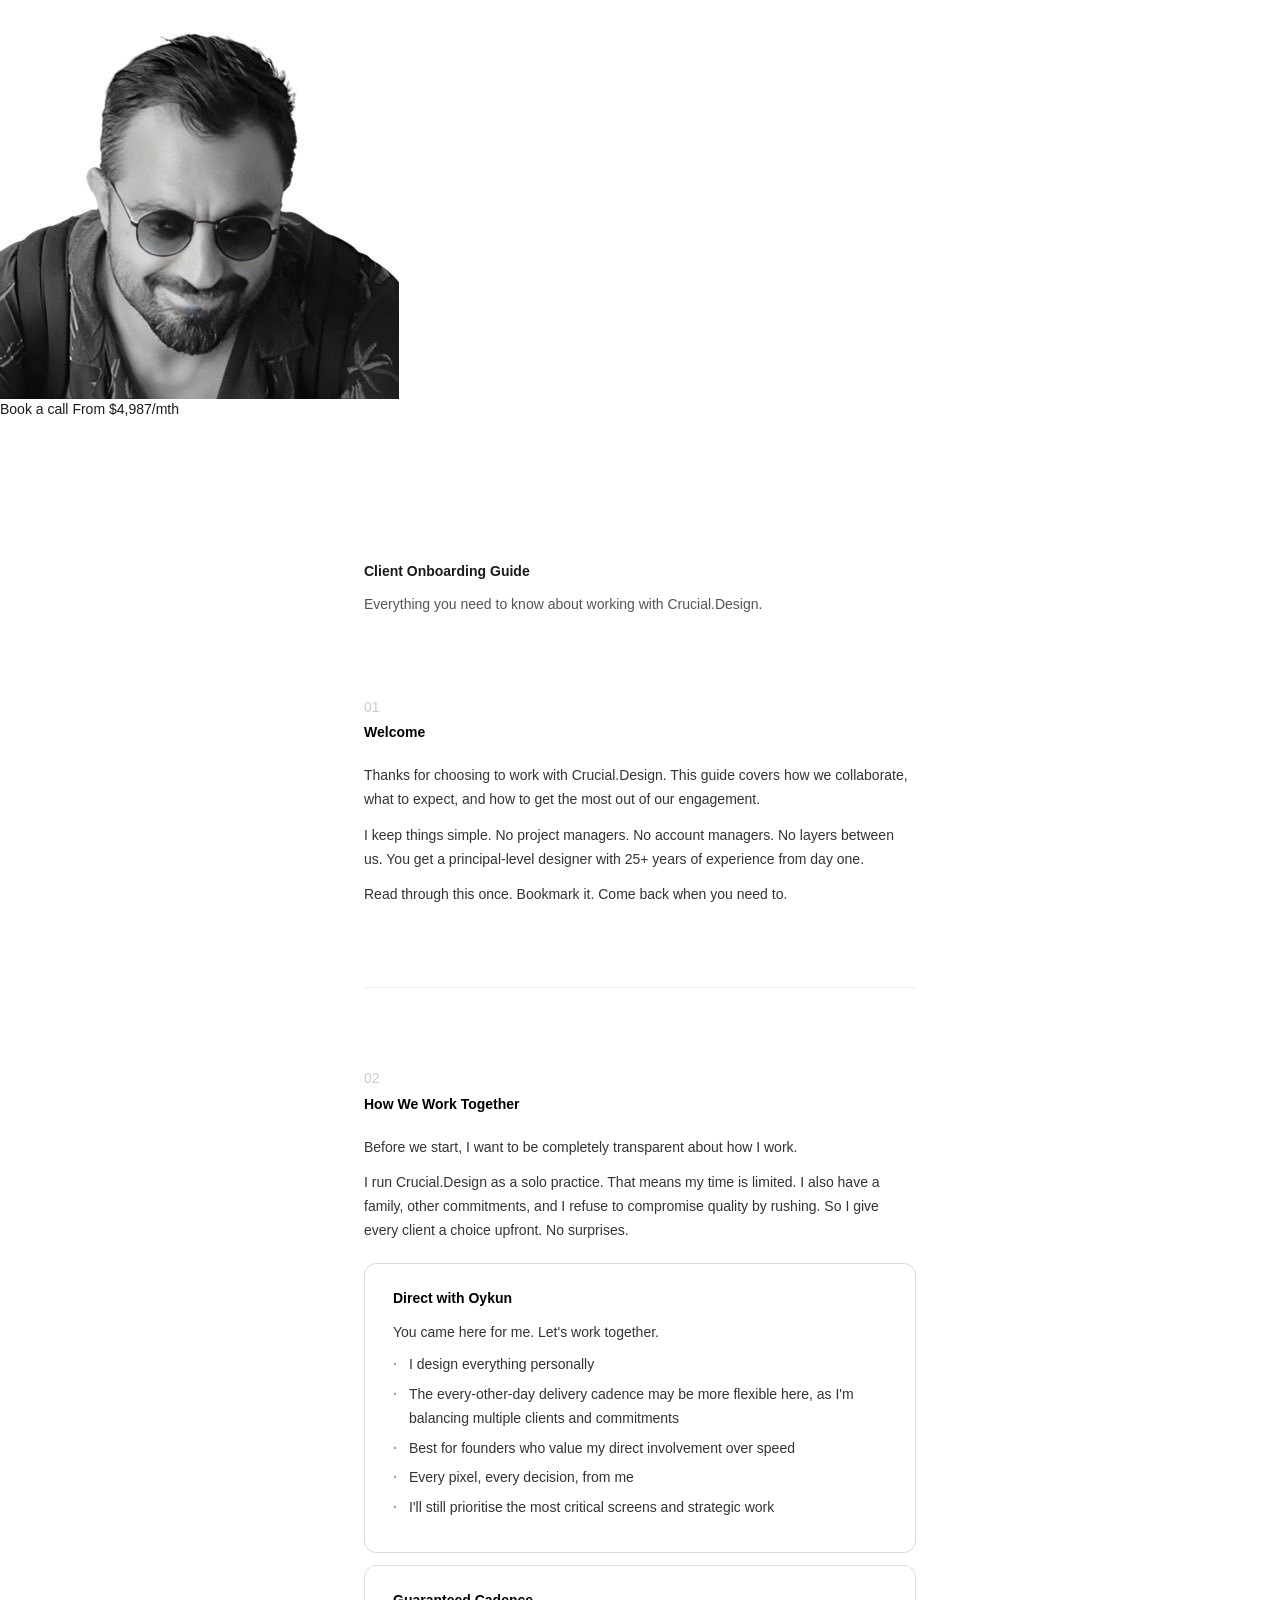
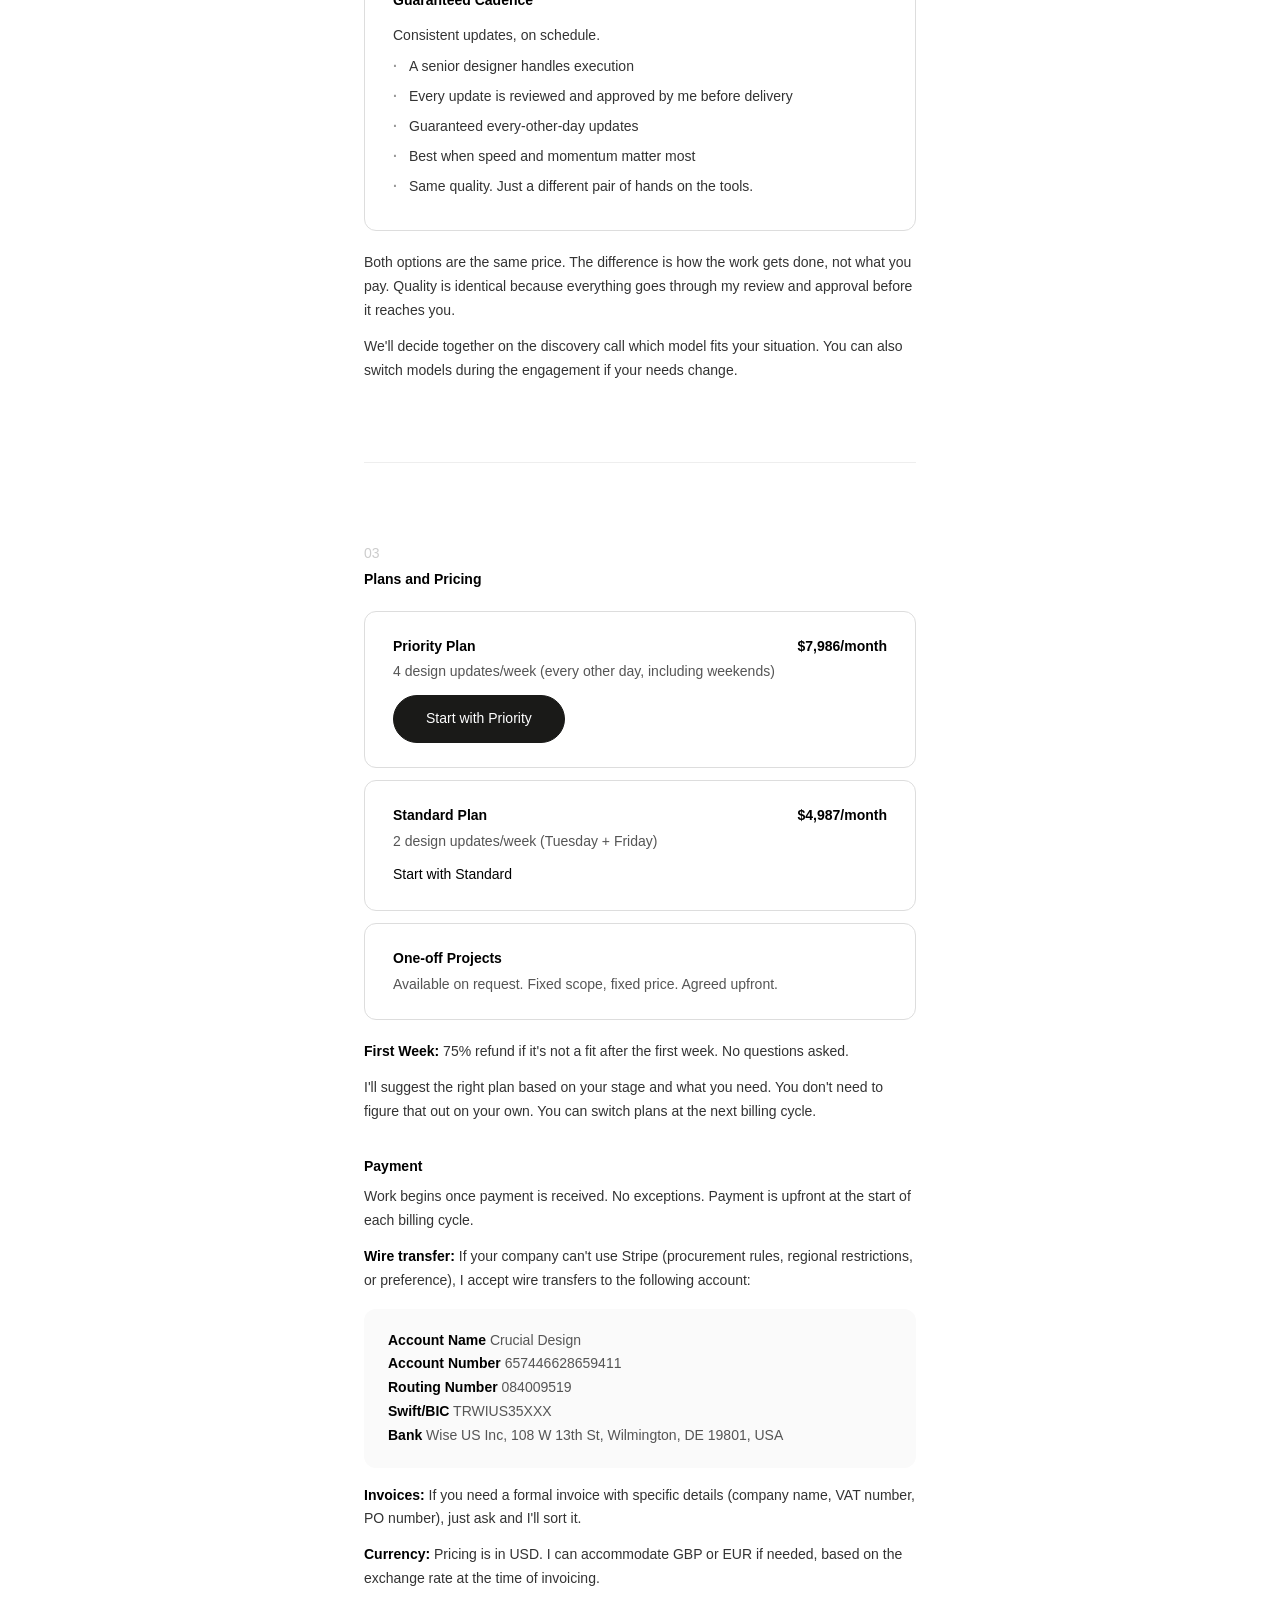
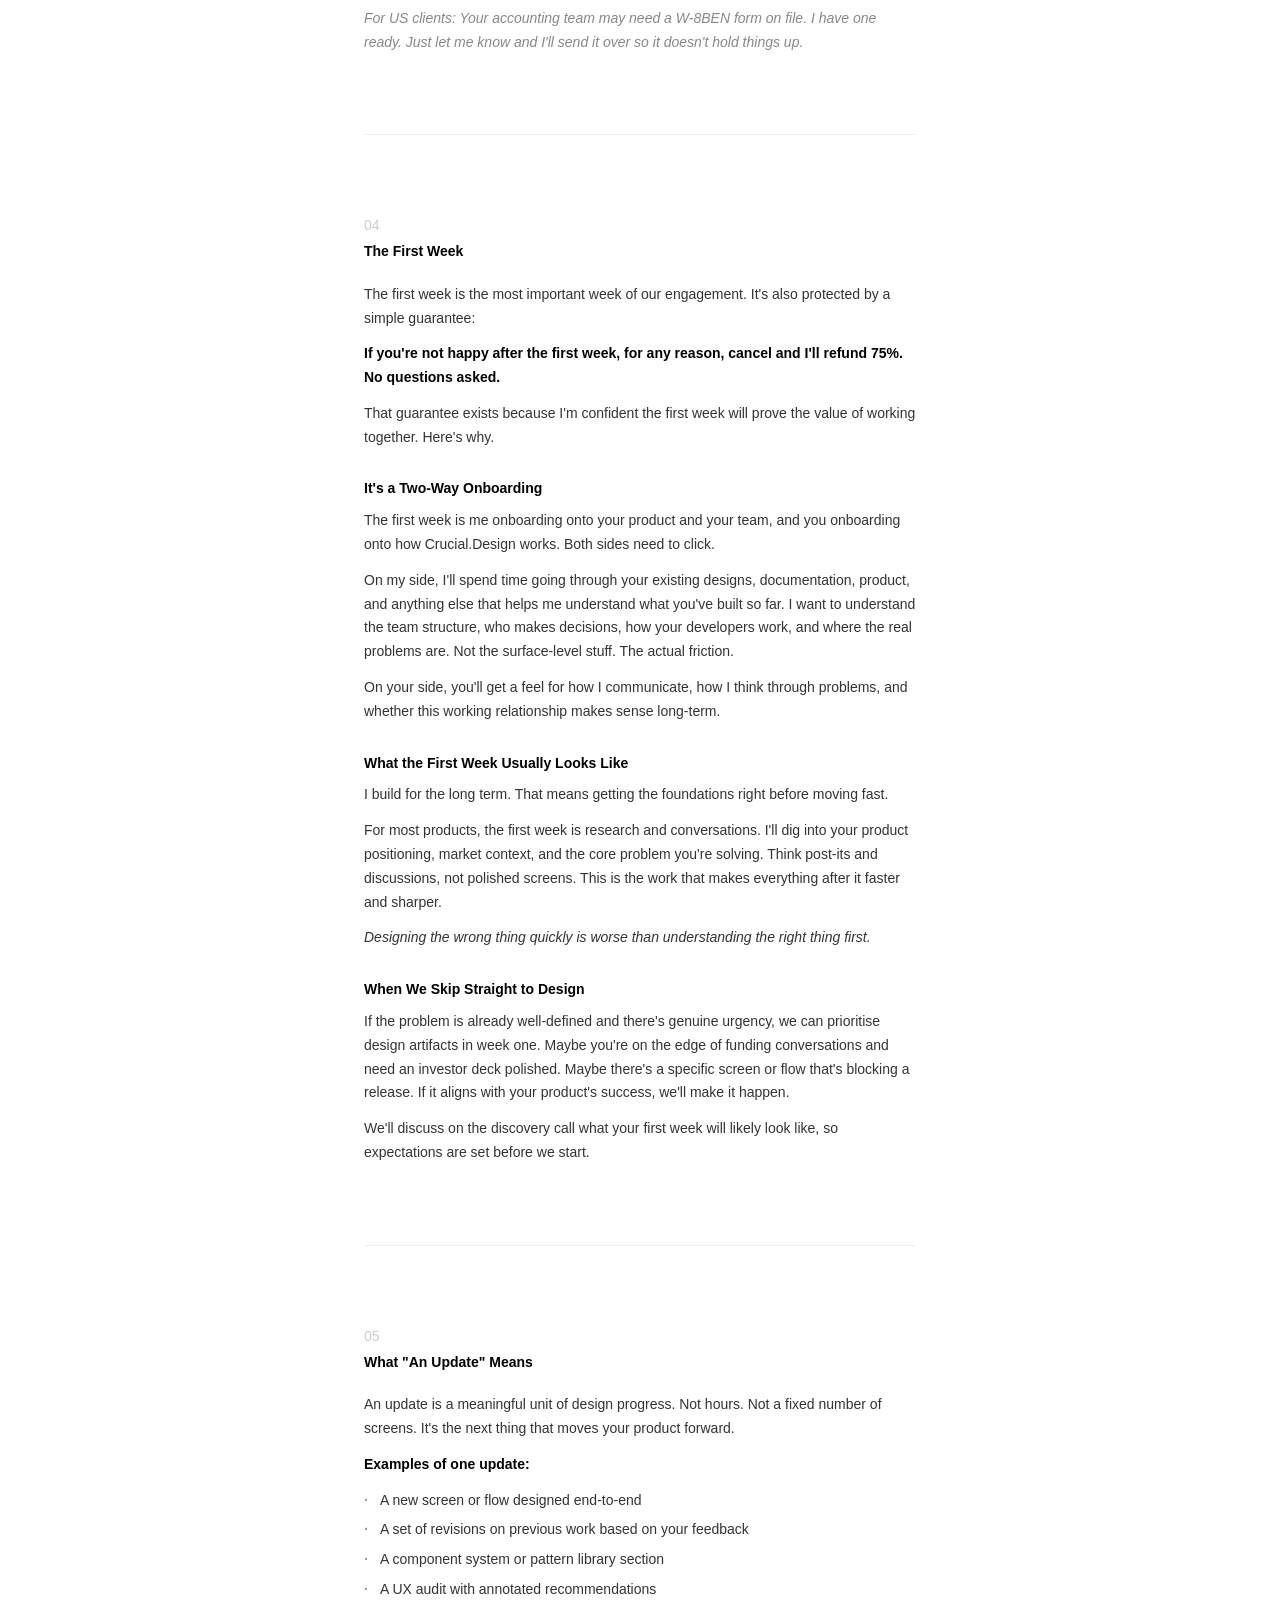
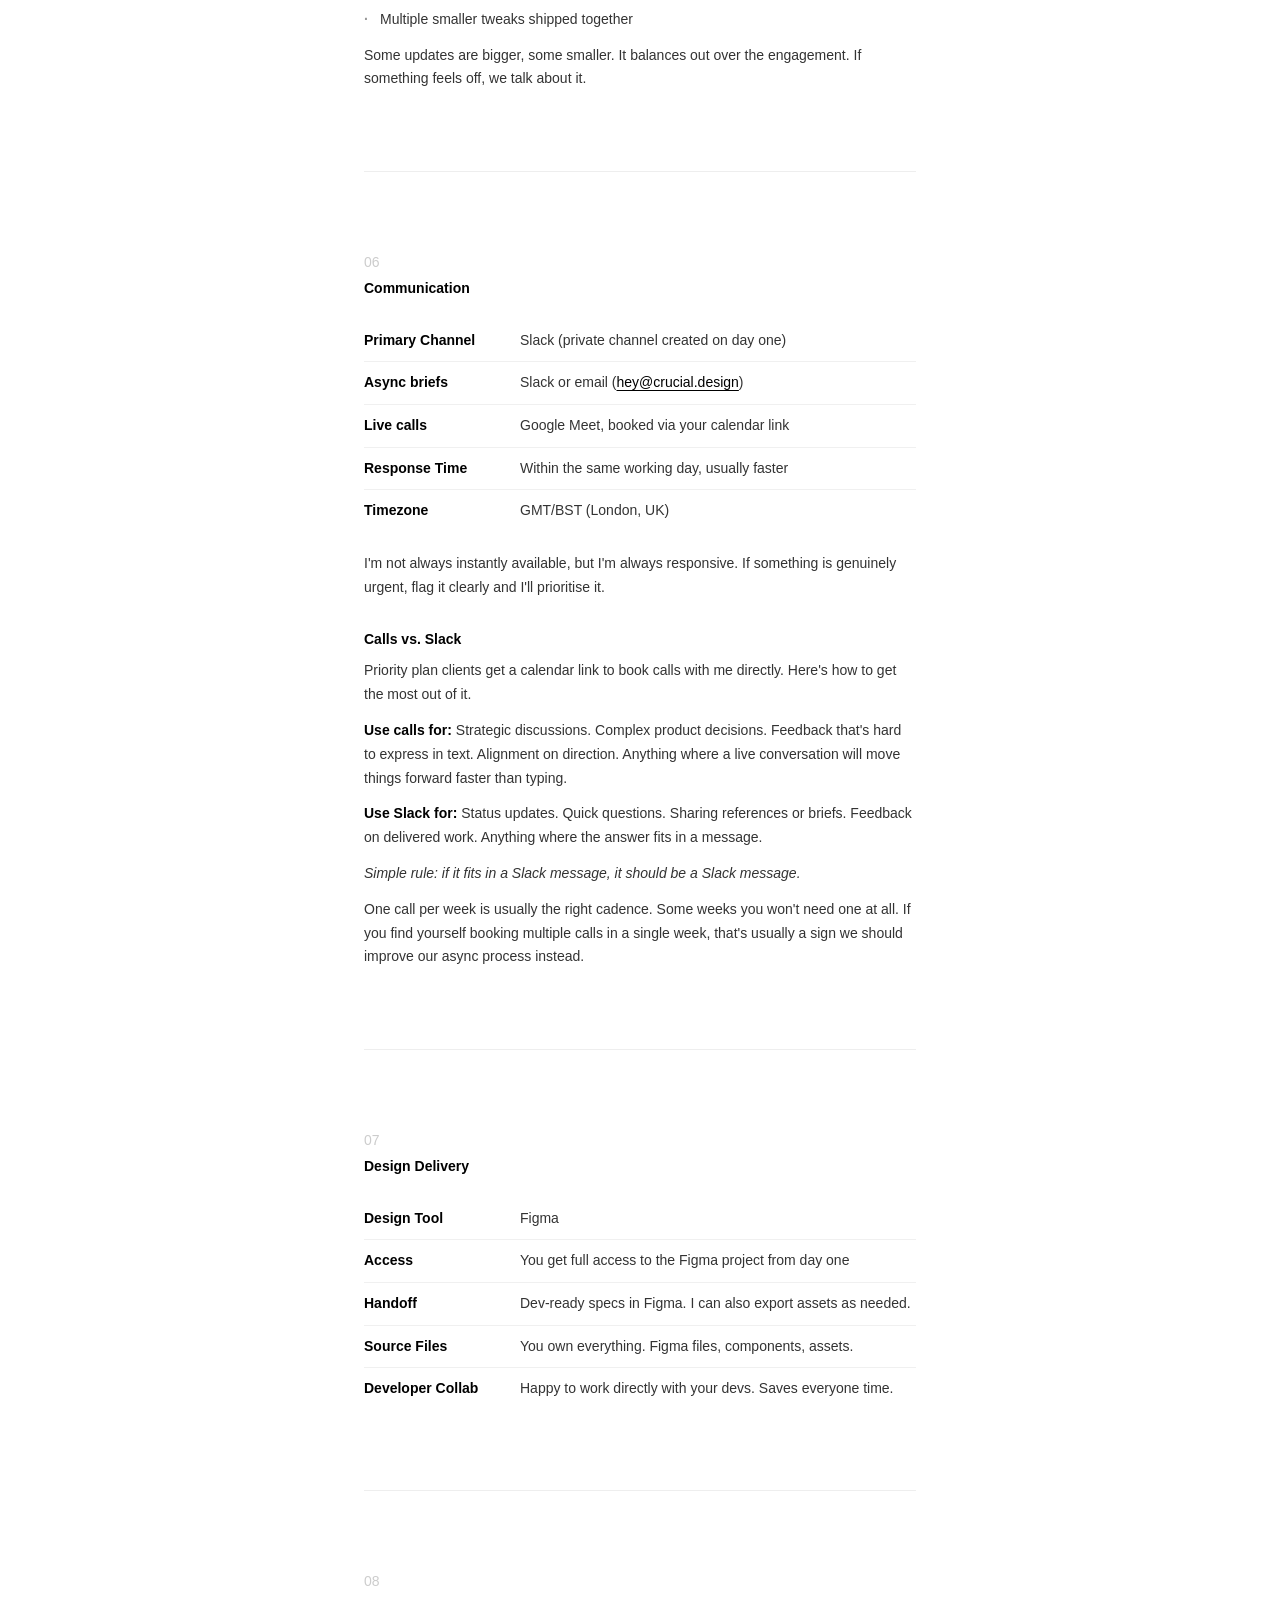
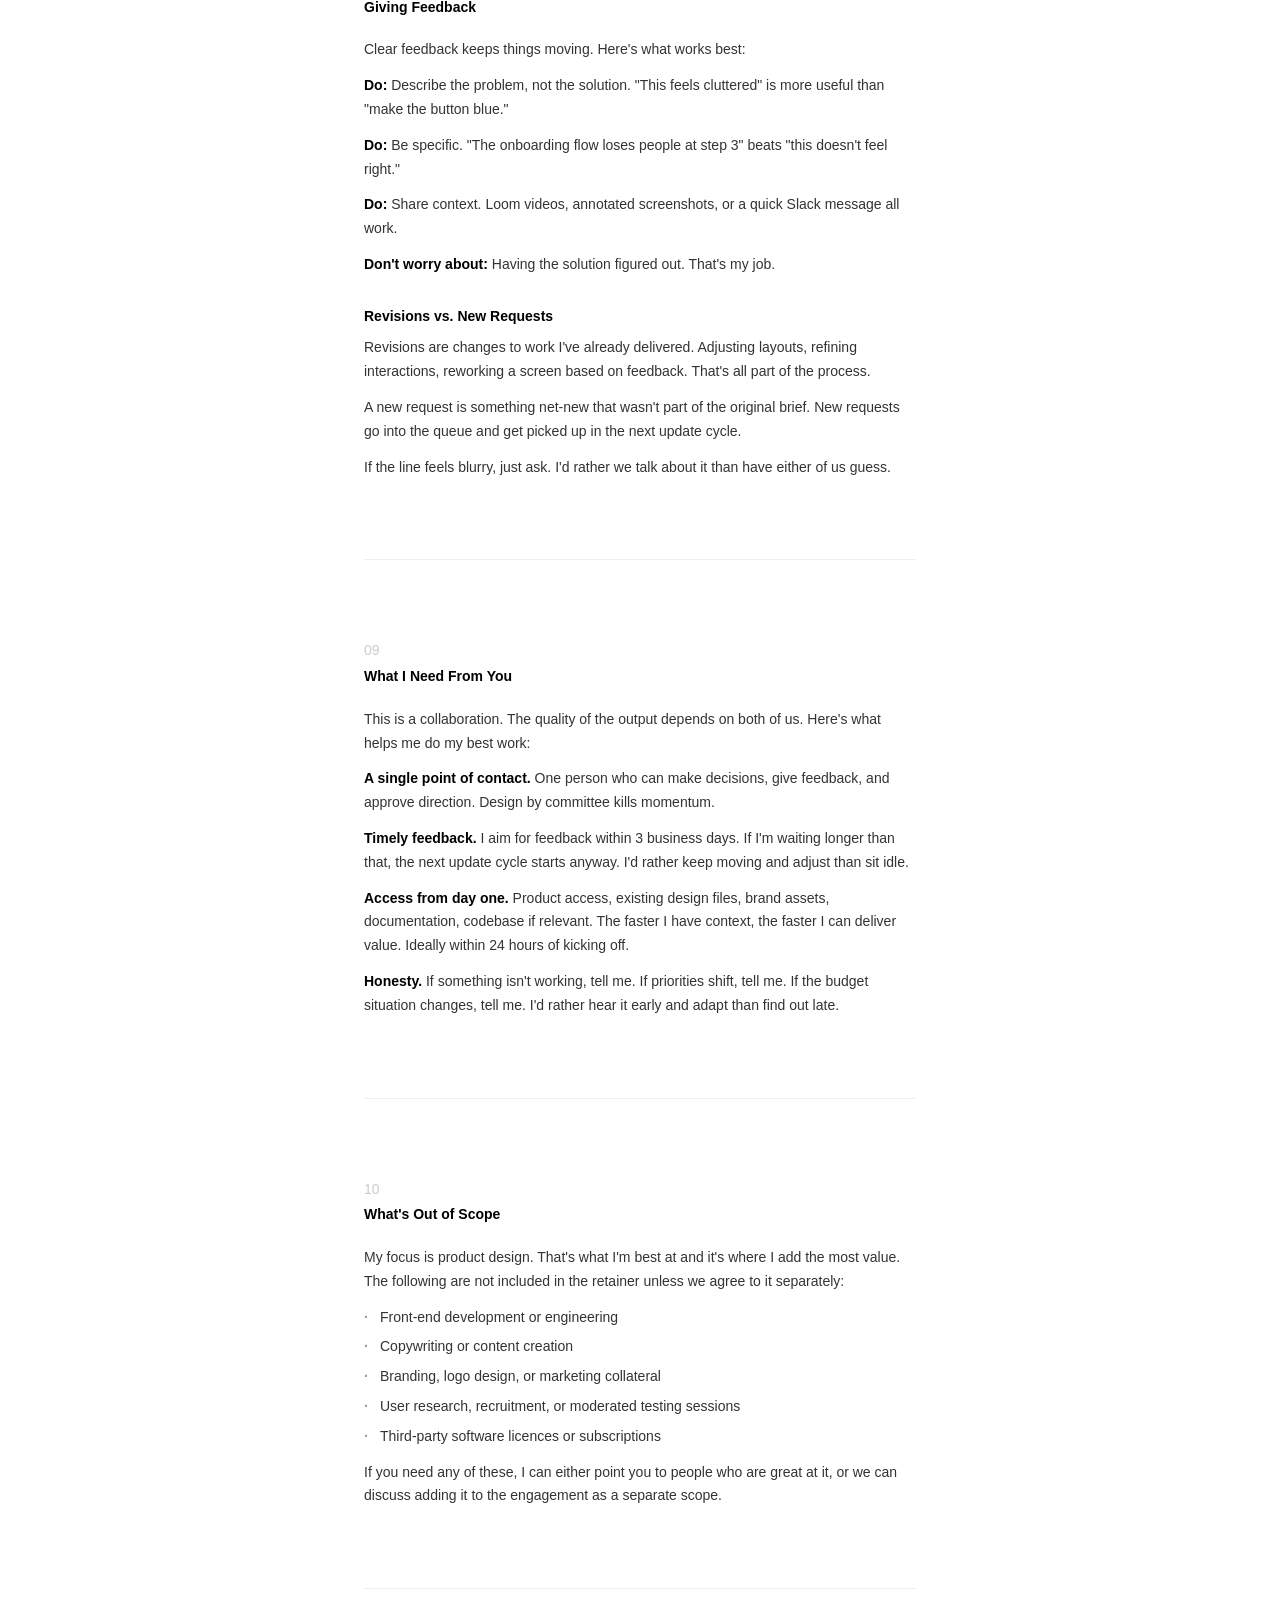
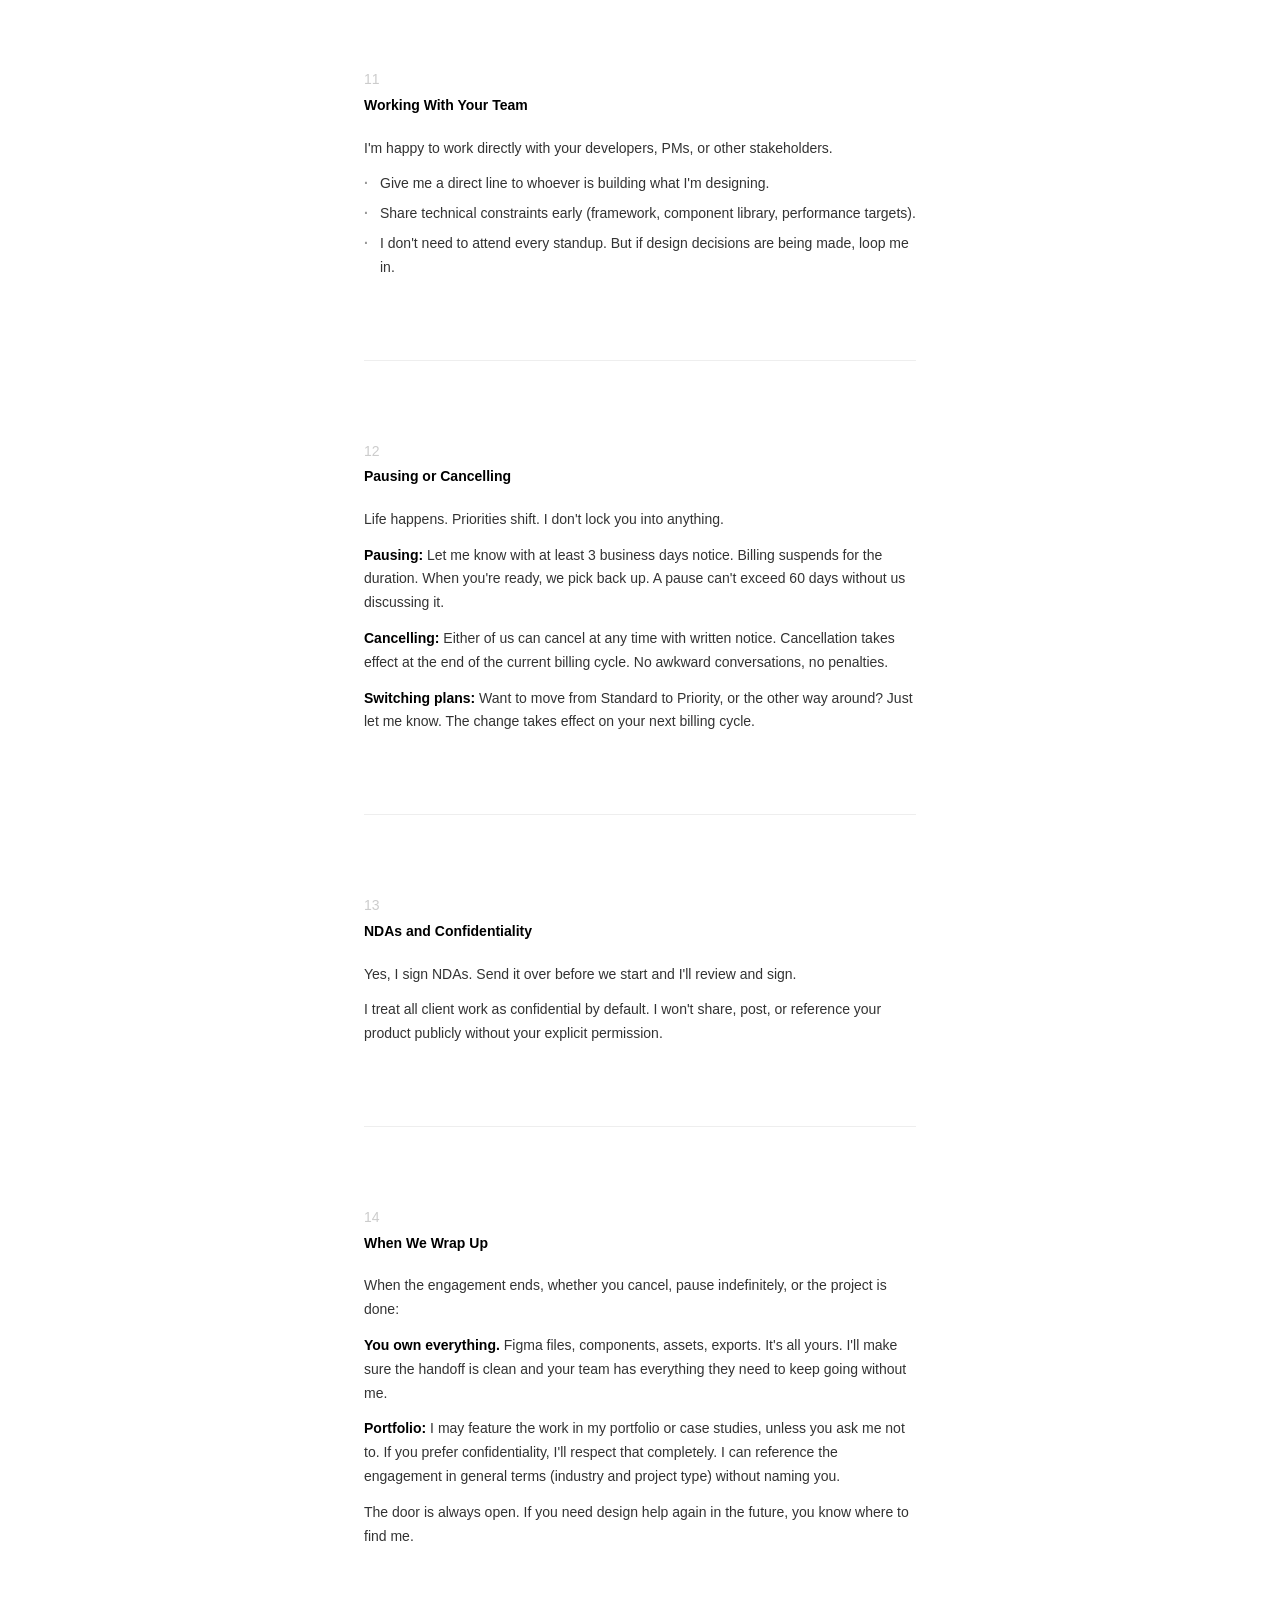
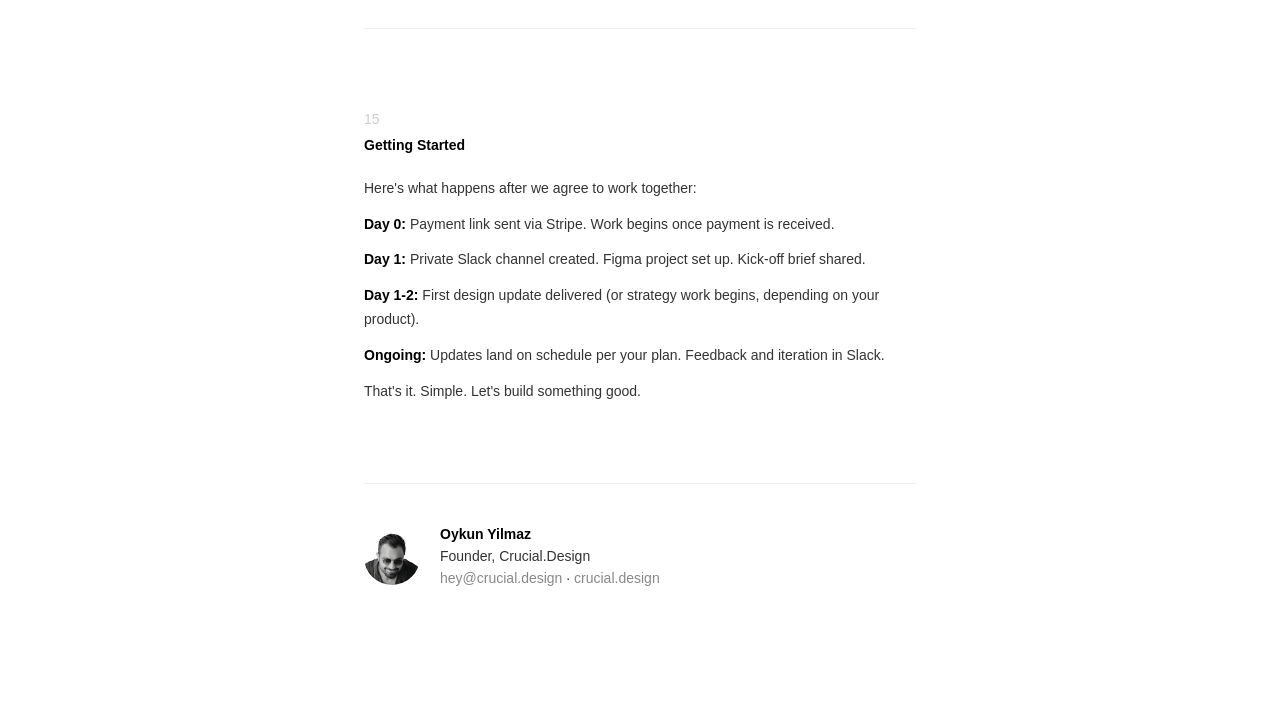
<file: onboarding/index.html>
<!DOCTYPE html>
<html lang="en">
<head>
  <!-- Google tag (gtag.js) -->
  <script async src="https://www.googletagmanager.com/gtag/js?id=G-3W3DC31QMG"></script>
  <script>
    window.dataLayer = window.dataLayer || [];
    function gtag(){dataLayer.push(arguments);}
    gtag('js', new Date());
    gtag('config', 'G-3W3DC31QMG');
  </script>
  <meta charset="UTF-8">
  <meta name="viewport" content="width=device-width, initial-scale=1.0">
  <title>Client Onboarding — Crucial.Design</title>
  <meta name="description" content="Everything you need to know about working with Crucial.Design. How we collaborate, what to expect, and how to get the most out of our engagement.">

  <!-- Open Graph -->
  <meta property="og:title" content="Client Onboarding — Crucial.Design">
  <meta property="og:description" content="Everything you need to know about working with Crucial.Design.">
  <meta property="og:type" content="website">
  <meta property="og:url" content="https://crucial.design/onboarding">

  <!-- Twitter Card -->
  <meta name="twitter:card" content="summary_large_image">
  <meta name="twitter:title" content="Client Onboarding — Crucial.Design">
  <meta name="twitter:description" content="Everything you need to know about working with Crucial.Design.">

  <link rel="icon" type="image/jpeg" href="../images/avatar.jpg">

  <link rel="preconnect" href="https://fonts.googleapis.com">
  <link rel="preconnect" href="https://fonts.gstatic.com" crossorigin>
  <link href="https://fonts.googleapis.com/css2?family=DM+Sans:ital,opsz,wght@0,9..40,300;0,9..40,400;0,9..40,500;0,9..40,700;1,9..40,300;1,9..40,400;1,9..40,500&display=swap" rel="stylesheet">

  <link rel="stylesheet" href="../style.css">
  <link rel="stylesheet" href="../onboarding.css">
</head>
<body>

  <!-- ============ Navigation ============ -->
  <nav class="nav" id="nav">
    <div class="nav-inner">
      <a href="https://cal.com/crucialdesign/15min" target="_blank" rel="noopener" class="nav-cta-pill"><img src="../images/avatar.jpg" alt="" class="nav-avatar">Book a call</a>
      <a href="/#flow" class="nav-cta-pill nav-cta-secondary">From $4,987/mth</a>
    </div>
  </nav>

  <!-- ============ Onboarding Guide ============ -->
  <section class="onboarding">
    <div class="container-narrow">

      <!-- Intro -->
      <div class="onboarding-intro fade-in">
        <h1>Client Onboarding Guide</h1>
        <p>Everything you need to know about working with Crucial.Design.</p>
      </div>

      <!-- 1. Welcome -->
      <div class="onboarding-section fade-in">
        <p class="onboarding-section-number">01</p>
        <h2>Welcome</h2>
        <div class="onboarding-body">
          <p>Thanks for choosing to work with Crucial.Design. This guide covers how we collaborate, what to expect, and how to get the most out of our engagement.</p>
          <p>I keep things simple. No project managers. No account managers. No layers between us. You get a principal-level designer with 25+ years of experience from day one.</p>
          <p>Read through this once. Bookmark it. Come back when you need to.</p>
        </div>
      </div>

      <hr class="onboarding-divider">

      <!-- 2. How We Work Together -->
      <div class="onboarding-section fade-in">
        <p class="onboarding-section-number">02</p>
        <h2>How We Work Together</h2>
        <div class="onboarding-body">
          <p>Before we start, I want to be completely transparent about how I work.</p>
          <p>I run Crucial.Design as a solo practice. That means my time is limited. I also have a family, other commitments, and I refuse to compromise quality by rushing. So I give every client a choice upfront. No surprises.</p>
        </div>

        <div class="onboarding-option" style="margin-top: 20px;">
          <h3>Direct with Oykun</h3>
          <div class="onboarding-body">
            <p>You came here for me. Let's work together.</p>
            <ul>
              <li>I design everything personally</li>
              <li>The every-other-day delivery cadence may be more flexible here, as I'm balancing multiple clients and commitments</li>
              <li>Best for founders who value my direct involvement over speed</li>
              <li>Every pixel, every decision, from me</li>
              <li>I'll still prioritise the most critical screens and strategic work</li>
            </ul>
          </div>
        </div>

        <div class="onboarding-option">
          <h3>Guaranteed Cadence</h3>
          <div class="onboarding-body">
            <p>Consistent updates, on schedule.</p>
            <ul>
              <li>A senior designer handles execution</li>
              <li>Every update is reviewed and approved by me before delivery</li>
              <li>Guaranteed every-other-day updates</li>
              <li>Best when speed and momentum matter most</li>
              <li>Same quality. Just a different pair of hands on the tools.</li>
            </ul>
          </div>
        </div>

        <div class="onboarding-body" style="margin-top: 20px;">
          <p>Both options are the same price. The difference is how the work gets done, not what you pay. Quality is identical because everything goes through my review and approval before it reaches you.</p>
          <p>We'll decide together on the discovery call which model fits your situation. You can also switch models during the engagement if your needs change.</p>
        </div>
      </div>

      <hr class="onboarding-divider">

      <!-- 3. Plans and Pricing -->
      <div class="onboarding-section fade-in">
        <p class="onboarding-section-number">03</p>
        <h2>Plans and Pricing</h2>

        <div class="onboarding-plan">
          <div class="onboarding-plan-header">
            <span class="onboarding-plan-name">Priority Plan</span>
            <span class="onboarding-plan-price">$7,986/month</span>
          </div>
          <p class="onboarding-plan-desc">4 design updates/week (every other day, including weekends)</p>
          <a href="https://buy.stripe.com/cNi9AH2m24wl0bo44g0gw0v" target="_blank" rel="noopener" class="btn-primary" style="margin-top: 12px;">Start with Priority</a>
        </div>

        <div class="onboarding-plan">
          <div class="onboarding-plan-header">
            <span class="onboarding-plan-name">Standard Plan</span>
            <span class="onboarding-plan-price">$4,987/month</span>
          </div>
          <p class="onboarding-plan-desc">2 design updates/week (Tuesday + Friday)</p>
          <a href="https://buy.stripe.com/3cIfZ55yefaZf6i0S40gw0u" target="_blank" rel="noopener" class="flow-link" style="margin-top: 12px; display: inline-block;">Start with Standard</a>
        </div>

        <div class="onboarding-plan">
          <div class="onboarding-plan-header">
            <span class="onboarding-plan-name">One-off Projects</span>
          </div>
          <p class="onboarding-plan-desc">Available on request. Fixed scope, fixed price. Agreed upfront.</p>
        </div>

        <div class="onboarding-body" style="margin-top: 20px;">
          <p><strong>First Week:</strong> 75% refund if it's not a fit after the first week. No questions asked.</p>
          <p>I'll suggest the right plan based on your stage and what you need. You don't need to figure that out on your own. You can switch plans at the next billing cycle.</p>
        </div>

        <h3 style="margin-top: 32px;">Payment</h3>
        <div class="onboarding-body">
          <p>Work begins once payment is received. No exceptions. Payment is upfront at the start of each billing cycle.</p>
          <p><strong>Wire transfer:</strong> If your company can't use Stripe (procurement rules, regional restrictions, or preference), I accept wire transfers to the following account:</p>
        </div>

        <div class="onboarding-bank">
          <strong>Account Name</strong> Crucial Design<br>
          <strong>Account Number</strong> 657446628659411<br>
          <strong>Routing Number</strong> 084009519<br>
          <strong>Swift/BIC</strong> TRWIUS35XXX<br>
          <strong>Bank</strong> Wise US Inc, 108 W 13th St, Wilmington, DE 19801, USA
        </div>

        <div class="onboarding-body">
          <p><strong>Invoices:</strong> If you need a formal invoice with specific details (company name, VAT number, PO number), just ask and I'll sort it.</p>
          <p><strong>Currency:</strong> Pricing is in USD. I can accommodate GBP or EUR if needed, based on the exchange rate at the time of invoicing.</p>
          <p class="onboarding-note">For US clients: Your accounting team may need a W-8BEN form on file. I have one ready. Just let me know and I'll send it over so it doesn't hold things up.</p>
        </div>
      </div>

      <hr class="onboarding-divider">

      <!-- 4. The First Week -->
      <div class="onboarding-section fade-in">
        <p class="onboarding-section-number">04</p>
        <h2>The First Week</h2>
        <div class="onboarding-body">
          <p>The first week is the most important week of our engagement. It's also protected by a simple guarantee:</p>
          <p><strong>If you're not happy after the first week, for any reason, cancel and I'll refund 75%. No questions asked.</strong></p>
          <p>That guarantee exists because I'm confident the first week will prove the value of working together. Here's why.</p>

          <h3 style="margin-top: 28px;">It's a Two-Way Onboarding</h3>
          <p>The first week is me onboarding onto your product and your team, and you onboarding onto how Crucial.Design works. Both sides need to click.</p>
          <p>On my side, I'll spend time going through your existing designs, documentation, product, and anything else that helps me understand what you've built so far. I want to understand the team structure, who makes decisions, how your developers work, and where the real problems are. Not the surface-level stuff. The actual friction.</p>
          <p>On your side, you'll get a feel for how I communicate, how I think through problems, and whether this working relationship makes sense long-term.</p>

          <h3 style="margin-top: 28px;">What the First Week Usually Looks Like</h3>
          <p>I build for the long term. That means getting the foundations right before moving fast.</p>
          <p>For most products, the first week is research and conversations. I'll dig into your product positioning, market context, and the core problem you're solving. Think post-its and discussions, not polished screens. This is the work that makes everything after it faster and sharper.</p>
          <p><em>Designing the wrong thing quickly is worse than understanding the right thing first.</em></p>

          <h3 style="margin-top: 28px;">When We Skip Straight to Design</h3>
          <p>If the problem is already well-defined and there's genuine urgency, we can prioritise design artifacts in week one. Maybe you're on the edge of funding conversations and need an investor deck polished. Maybe there's a specific screen or flow that's blocking a release. If it aligns with your product's success, we'll make it happen.</p>
          <p>We'll discuss on the discovery call what your first week will likely look like, so expectations are set before we start.</p>
        </div>
      </div>

      <hr class="onboarding-divider">

      <!-- 5. What "An Update" Means -->
      <div class="onboarding-section fade-in">
        <p class="onboarding-section-number">05</p>
        <h2>What "An Update" Means</h2>
        <div class="onboarding-body">
          <p>An update is a meaningful unit of design progress. Not hours. Not a fixed number of screens. It's the next thing that moves your product forward.</p>
          <p><strong>Examples of one update:</strong></p>
          <ul>
            <li>A new screen or flow designed end-to-end</li>
            <li>A set of revisions on previous work based on your feedback</li>
            <li>A component system or pattern library section</li>
            <li>A UX audit with annotated recommendations</li>
            <li>Multiple smaller tweaks shipped together</li>
          </ul>
          <p>Some updates are bigger, some smaller. It balances out over the engagement. If something feels off, we talk about it.</p>
        </div>
      </div>

      <hr class="onboarding-divider">

      <!-- 6. Communication -->
      <div class="onboarding-section fade-in">
        <p class="onboarding-section-number">06</p>
        <h2>Communication</h2>

        <div class="onboarding-table">
          <div class="onboarding-table-row">
            <span class="onboarding-table-label">Primary Channel</span>
            <span class="onboarding-table-value">Slack (private channel created on day one)</span>
          </div>
          <div class="onboarding-table-row">
            <span class="onboarding-table-label">Async briefs</span>
            <span class="onboarding-table-value">Slack or email (<a href="mailto:hey@crucial.design" style="color: #000; text-decoration: underline; text-underline-offset: 3px;">hey@crucial.design</a>)</span>
          </div>
          <div class="onboarding-table-row">
            <span class="onboarding-table-label">Live calls</span>
            <span class="onboarding-table-value">Google Meet, booked via your calendar link</span>
          </div>
          <div class="onboarding-table-row">
            <span class="onboarding-table-label">Response Time</span>
            <span class="onboarding-table-value">Within the same working day, usually faster</span>
          </div>
          <div class="onboarding-table-row">
            <span class="onboarding-table-label">Timezone</span>
            <span class="onboarding-table-value">GMT/BST (London, UK)</span>
          </div>
        </div>

        <div class="onboarding-body" style="margin-top: 20px;">
          <p>I'm not always instantly available, but I'm always responsive. If something is genuinely urgent, flag it clearly and I'll prioritise it.</p>

          <h3 style="margin-top: 28px;">Calls vs. Slack</h3>
          <p>Priority plan clients get a calendar link to book calls with me directly. Here's how to get the most out of it.</p>
          <p><strong>Use calls for:</strong> Strategic discussions. Complex product decisions. Feedback that's hard to express in text. Alignment on direction. Anything where a live conversation will move things forward faster than typing.</p>
          <p><strong>Use Slack for:</strong> Status updates. Quick questions. Sharing references or briefs. Feedback on delivered work. Anything where the answer fits in a message.</p>
          <p><em>Simple rule: if it fits in a Slack message, it should be a Slack message.</em></p>
          <p>One call per week is usually the right cadence. Some weeks you won't need one at all. If you find yourself booking multiple calls in a single week, that's usually a sign we should improve our async process instead.</p>
        </div>
      </div>

      <hr class="onboarding-divider">

      <!-- 7. Design Delivery -->
      <div class="onboarding-section fade-in">
        <p class="onboarding-section-number">07</p>
        <h2>Design Delivery</h2>

        <div class="onboarding-table">
          <div class="onboarding-table-row">
            <span class="onboarding-table-label">Design Tool</span>
            <span class="onboarding-table-value">Figma</span>
          </div>
          <div class="onboarding-table-row">
            <span class="onboarding-table-label">Access</span>
            <span class="onboarding-table-value">You get full access to the Figma project from day one</span>
          </div>
          <div class="onboarding-table-row">
            <span class="onboarding-table-label">Handoff</span>
            <span class="onboarding-table-value">Dev-ready specs in Figma. I can also export assets as needed.</span>
          </div>
          <div class="onboarding-table-row">
            <span class="onboarding-table-label">Source Files</span>
            <span class="onboarding-table-value">You own everything. Figma files, components, assets.</span>
          </div>
          <div class="onboarding-table-row">
            <span class="onboarding-table-label">Developer Collab</span>
            <span class="onboarding-table-value">Happy to work directly with your devs. Saves everyone time.</span>
          </div>
        </div>
      </div>

      <hr class="onboarding-divider">

      <!-- 8. Giving Feedback -->
      <div class="onboarding-section fade-in">
        <p class="onboarding-section-number">08</p>
        <h2>Giving Feedback</h2>
        <div class="onboarding-body">
          <p>Clear feedback keeps things moving. Here's what works best:</p>
          <p><strong>Do:</strong> Describe the problem, not the solution. "This feels cluttered" is more useful than "make the button blue."</p>
          <p><strong>Do:</strong> Be specific. "The onboarding flow loses people at step 3" beats "this doesn't feel right."</p>
          <p><strong>Do:</strong> Share context. Loom videos, annotated screenshots, or a quick Slack message all work.</p>
          <p><strong>Don't worry about:</strong> Having the solution figured out. That's my job.</p>

          <h3 style="margin-top: 28px;">Revisions vs. New Requests</h3>
          <p>Revisions are changes to work I've already delivered. Adjusting layouts, refining interactions, reworking a screen based on feedback. That's all part of the process.</p>
          <p>A new request is something net-new that wasn't part of the original brief. New requests go into the queue and get picked up in the next update cycle.</p>
          <p>If the line feels blurry, just ask. I'd rather we talk about it than have either of us guess.</p>
        </div>
      </div>

      <hr class="onboarding-divider">

      <!-- 9. What I Need From You -->
      <div class="onboarding-section fade-in">
        <p class="onboarding-section-number">09</p>
        <h2>What I Need From You</h2>
        <div class="onboarding-body">
          <p>This is a collaboration. The quality of the output depends on both of us. Here's what helps me do my best work:</p>
          <p><strong>A single point of contact.</strong> One person who can make decisions, give feedback, and approve direction. Design by committee kills momentum.</p>
          <p><strong>Timely feedback.</strong> I aim for feedback within 3 business days. If I'm waiting longer than that, the next update cycle starts anyway. I'd rather keep moving and adjust than sit idle.</p>
          <p><strong>Access from day one.</strong> Product access, existing design files, brand assets, documentation, codebase if relevant. The faster I have context, the faster I can deliver value. Ideally within 24 hours of kicking off.</p>
          <p><strong>Honesty.</strong> If something isn't working, tell me. If priorities shift, tell me. If the budget situation changes, tell me. I'd rather hear it early and adapt than find out late.</p>
        </div>
      </div>

      <hr class="onboarding-divider">

      <!-- 10. What's Out of Scope -->
      <div class="onboarding-section fade-in">
        <p class="onboarding-section-number">10</p>
        <h2>What's Out of Scope</h2>
        <div class="onboarding-body">
          <p>My focus is product design. That's what I'm best at and it's where I add the most value. The following are not included in the retainer unless we agree to it separately:</p>
          <ul>
            <li>Front-end development or engineering</li>
            <li>Copywriting or content creation</li>
            <li>Branding, logo design, or marketing collateral</li>
            <li>User research, recruitment, or moderated testing sessions</li>
            <li>Third-party software licences or subscriptions</li>
          </ul>
          <p>If you need any of these, I can either point you to people who are great at it, or we can discuss adding it to the engagement as a separate scope.</p>
        </div>
      </div>

      <hr class="onboarding-divider">

      <!-- 11. Working With Your Team -->
      <div class="onboarding-section fade-in">
        <p class="onboarding-section-number">11</p>
        <h2>Working With Your Team</h2>
        <div class="onboarding-body">
          <p>I'm happy to work directly with your developers, PMs, or other stakeholders.</p>
          <ul>
            <li>Give me a direct line to whoever is building what I'm designing.</li>
            <li>Share technical constraints early (framework, component library, performance targets).</li>
            <li>I don't need to attend every standup. But if design decisions are being made, loop me in.</li>
          </ul>
        </div>
      </div>

      <hr class="onboarding-divider">

      <!-- 12. Pausing or Cancelling -->
      <div class="onboarding-section fade-in">
        <p class="onboarding-section-number">12</p>
        <h2>Pausing or Cancelling</h2>
        <div class="onboarding-body">
          <p>Life happens. Priorities shift. I don't lock you into anything.</p>
          <p><strong>Pausing:</strong> Let me know with at least 3 business days notice. Billing suspends for the duration. When you're ready, we pick back up. A pause can't exceed 60 days without us discussing it.</p>
          <p><strong>Cancelling:</strong> Either of us can cancel at any time with written notice. Cancellation takes effect at the end of the current billing cycle. No awkward conversations, no penalties.</p>
          <p><strong>Switching plans:</strong> Want to move from Standard to Priority, or the other way around? Just let me know. The change takes effect on your next billing cycle.</p>
        </div>
      </div>

      <hr class="onboarding-divider">

      <!-- 13. NDAs and Confidentiality -->
      <div class="onboarding-section fade-in">
        <p class="onboarding-section-number">13</p>
        <h2>NDAs and Confidentiality</h2>
        <div class="onboarding-body">
          <p>Yes, I sign NDAs. Send it over before we start and I'll review and sign.</p>
          <p>I treat all client work as confidential by default. I won't share, post, or reference your product publicly without your explicit permission.</p>
        </div>
      </div>

      <hr class="onboarding-divider">

      <!-- 14. When We Wrap Up -->
      <div class="onboarding-section fade-in">
        <p class="onboarding-section-number">14</p>
        <h2>When We Wrap Up</h2>
        <div class="onboarding-body">
          <p>When the engagement ends, whether you cancel, pause indefinitely, or the project is done:</p>
          <p><strong>You own everything.</strong> Figma files, components, assets, exports. It's all yours. I'll make sure the handoff is clean and your team has everything they need to keep going without me.</p>
          <p><strong>Portfolio:</strong> I may feature the work in my portfolio or case studies, unless you ask me not to. If you prefer confidentiality, I'll respect that completely. I can reference the engagement in general terms (industry and project type) without naming you.</p>
          <p>The door is always open. If you need design help again in the future, you know where to find me.</p>
        </div>
      </div>

      <hr class="onboarding-divider">

      <!-- 15. Getting Started -->
      <div class="onboarding-section fade-in">
        <p class="onboarding-section-number">15</p>
        <h2>Getting Started</h2>
        <div class="onboarding-body">
          <p>Here's what happens after we agree to work together:</p>
          <p><strong>Day 0:</strong> Payment link sent via Stripe. Work begins once payment is received.</p>
          <p><strong>Day 1:</strong> Private Slack channel created. Figma project set up. Kick-off brief shared.</p>
          <p><strong>Day 1-2:</strong> First design update delivered (or strategy work begins, depending on your product).</p>
          <p><strong>Ongoing:</strong> Updates land on schedule per your plan. Feedback and iteration in Slack.</p>
          <p>That's it. Simple. Let's build something good.</p>
        </div>
      </div>

      <!-- Sign-off -->
      <div class="onboarding-signoff fade-in">
        <img src="../images/deck/oykun-avatar.jpg" alt="Oykun">
        <div class="onboarding-signoff-text">
          <strong>Oykun Yilmaz</strong><br>
          Founder, Crucial.Design<br>
          <a href="mailto:hey@crucial.design">hey@crucial.design</a> · <a href="https://crucial.design">crucial.design</a>
        </div>
      </div>

    </div>
  </section>

  <script src="../main.js"></script>

</body>
</html>
</file>
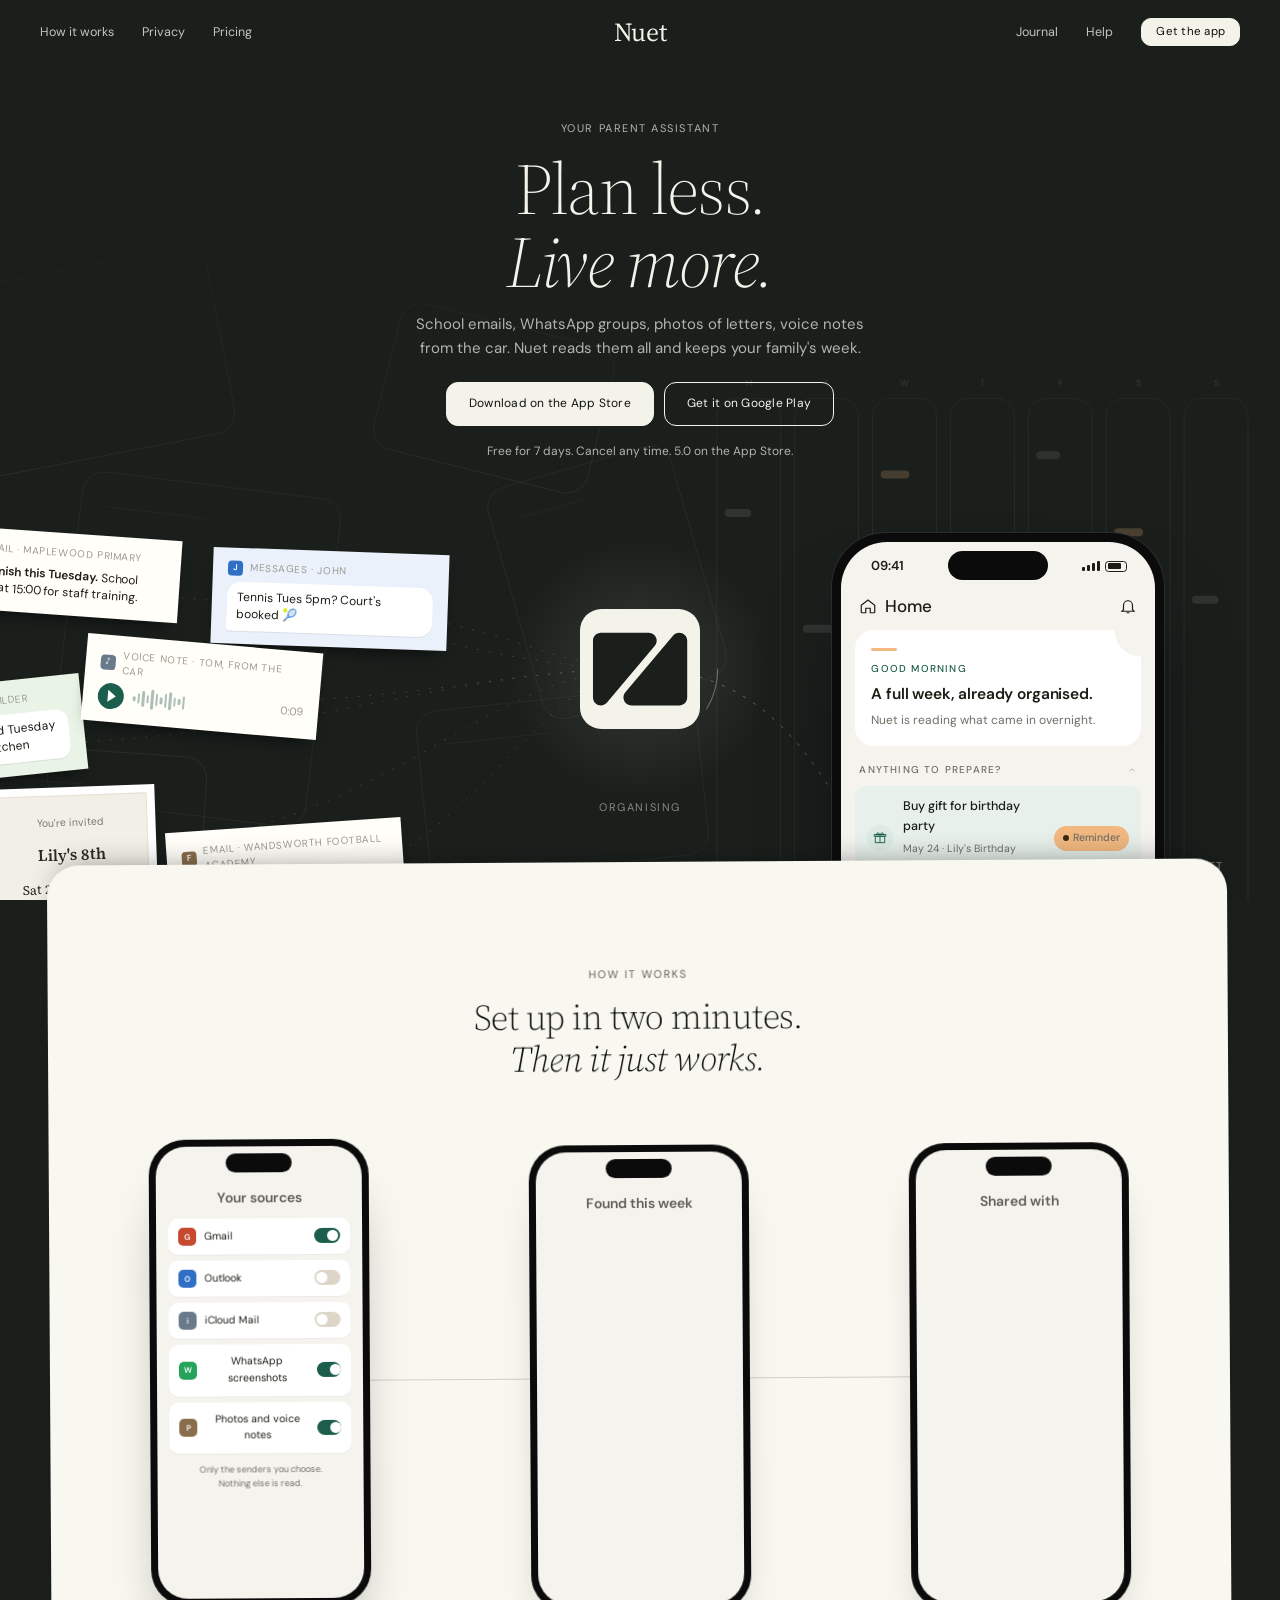
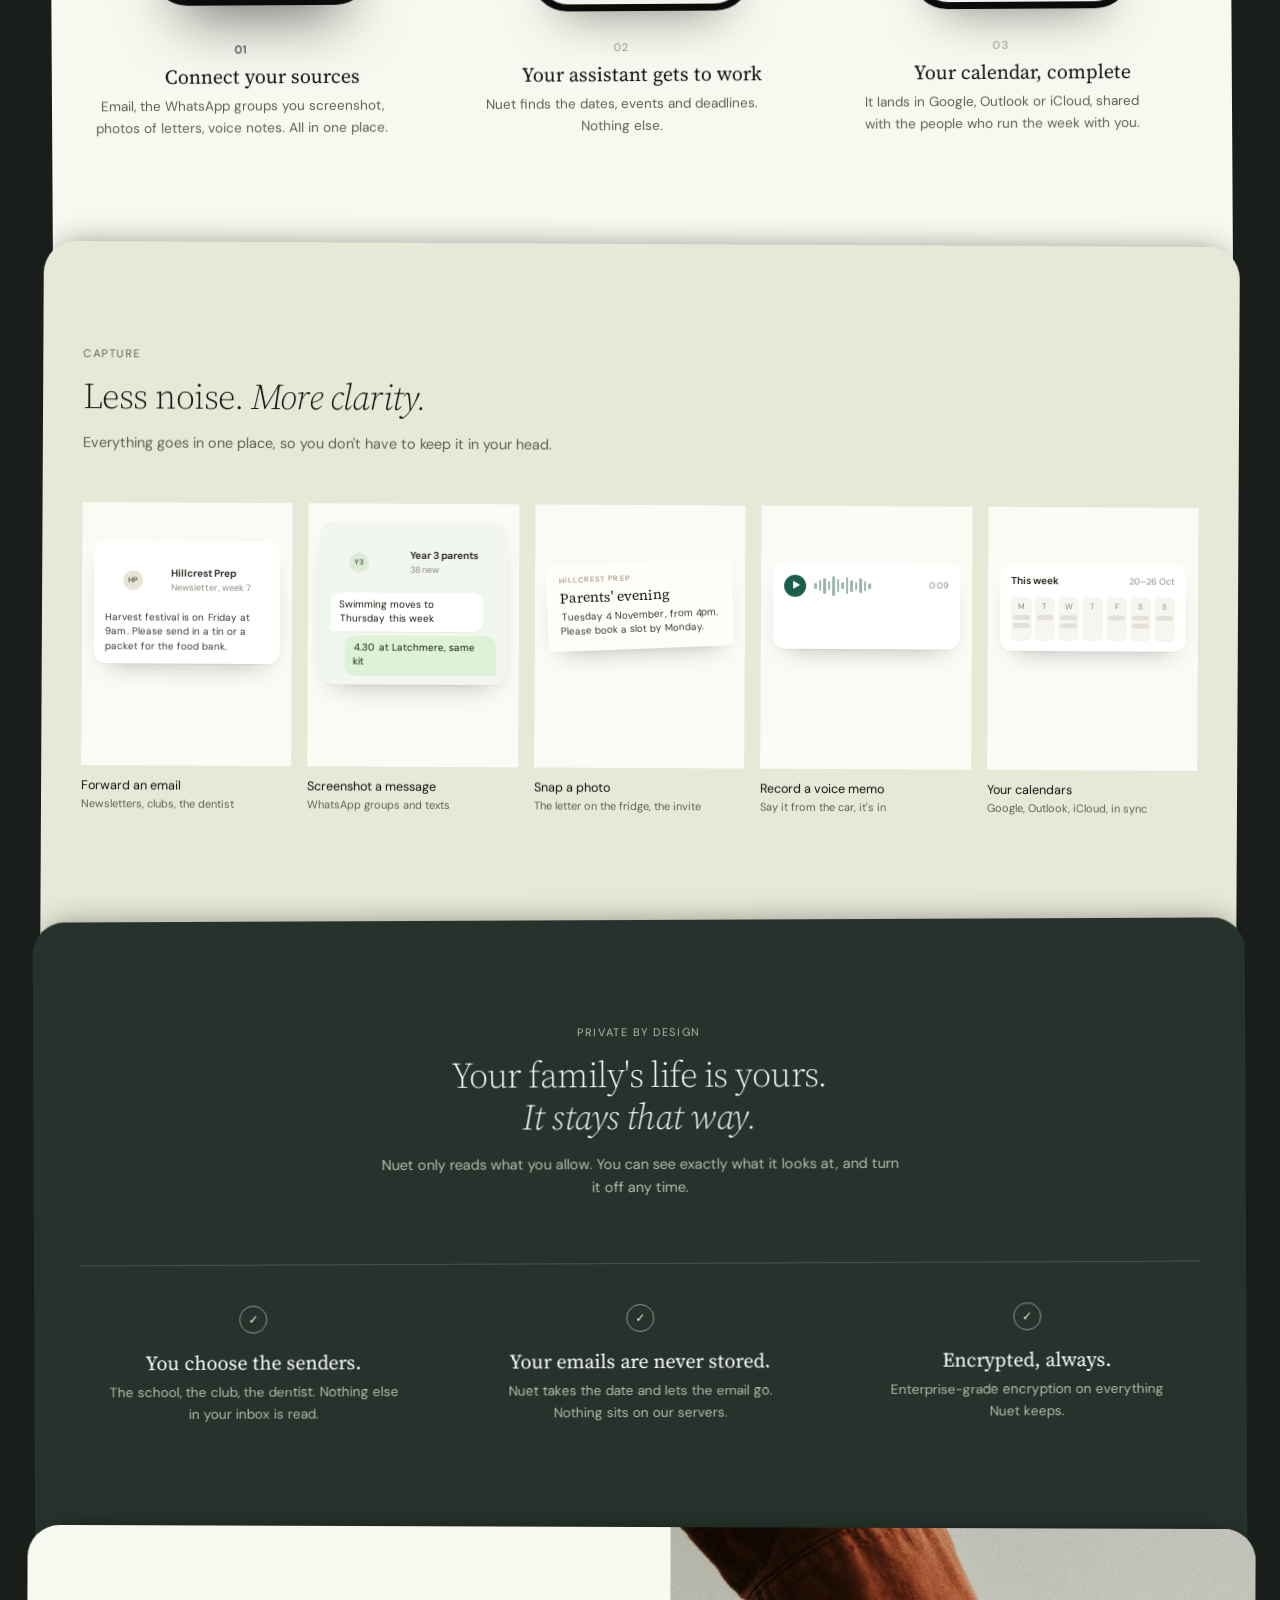
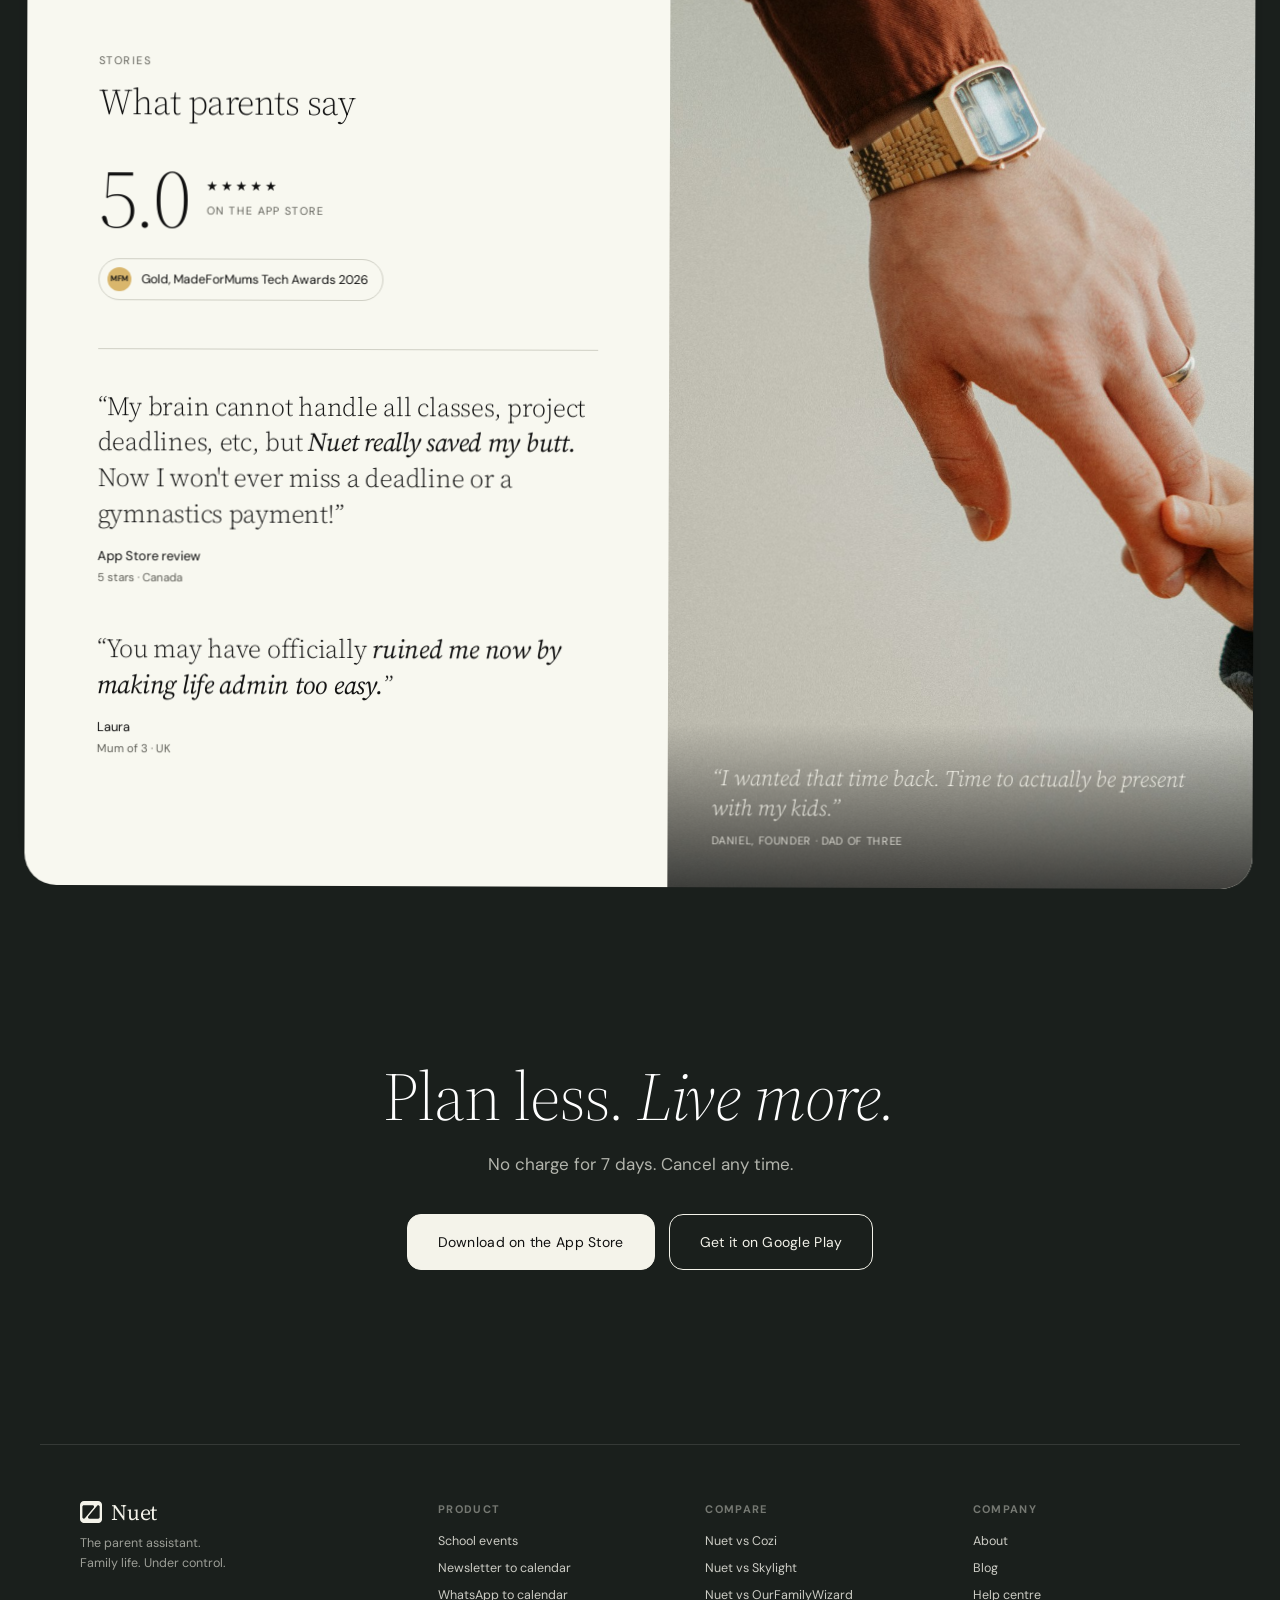
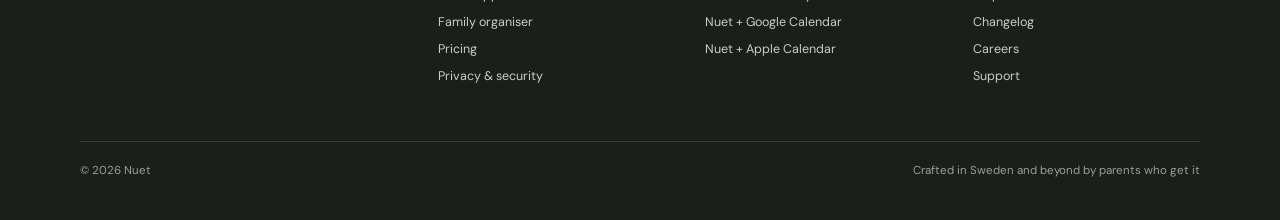
<file: for/nuet/index.html>
<!doctype html>
<html lang="en-GB">
<head>
<meta charset="utf-8">
<meta name="viewport" content="width=device-width, initial-scale=1">
<title>Nuet · A home page, reimagined · Crucial.Design</title>
<meta name="robots" content="noindex, nofollow">
<link rel="icon" type="image/jpeg" href="/images/avatar.jpg">
<script>(function(){try{var q=new URLSearchParams(location.search);if(q.has("me"))localStorage.setItem("cd-me","1");if(q.has("notme"))localStorage.removeItem("cd-me");if(localStorage.getItem("cd-me"))return}catch(e){}if(navigator.webdriver)return;try{navigator.sendBeacon("/api/seen",JSON.stringify({p:location.pathname}))}catch(e){}window.va=window.va||function(){(window.vaq=window.vaq||[]).push(arguments)};var s=document.createElement("script");s.defer=true;s.src="/_vercel/insights/script.js";document.head.appendChild(s)})();</script>
<link rel="preconnect" href="https://fonts.googleapis.com">
<link rel="preconnect" href="https://fonts.gstatic.com" crossorigin>
<link href="https://fonts.googleapis.com/css2?family=Source+Serif+4:ital,opsz,wght@0,8..60,300;0,8..60,400;1,8..60,300&family=DM+Sans:opsz,wght@9..40,400;9..40,500;9..40,600&family=Caveat:wght@600&display=swap" rel="stylesheet">
<style>
:root{
  --off:#F8F8F0; --stone:#E8E8D8; --white:#FFFFFF; --ink:#101010; --muted:#5F5F58; --faint:#9A9A90; --hair:#CFCFC4;
  --dark:#1A1F1C; --cream:#F4F3EA;
  --green:#1B5E4B; --mint:#E7F0EB; --mint2:#DDEBE4; --apricot:#F2B880; --appbg:#F5F3EE; --appink:#1C1C14; --appmuted:#6F6E66;
  --serif:"Source Serif 4", Georgia, serif; --sans:"DM Sans", system-ui, sans-serif; --ease:cubic-bezier(.2,.7,.2,1);
  --sbg:var(--dark); --sfg:var(--cream); --ssub:rgba(244,243,234,.7); --lane:rgba(244,243,234,.14); --lane2:rgba(244,243,234,.32); --btnbg:var(--cream); --btnfg:var(--ink); --cap:rgba(244,243,234,.5); --shadow:rgba(0,0,0,.8);
}
body.v-stone{--sbg:var(--stone); --sfg:var(--ink); --ssub:var(--muted); --lane:rgba(16,16,16,.16); --lane2:rgba(16,16,16,.38); --btnbg:var(--ink); --btnfg:var(--off); --cap:rgba(16,16,16,.45); --shadow:rgba(16,16,16,.35)}
*{box-sizing:border-box;margin:0;padding:0}
html{-webkit-font-smoothing:antialiased}
body{background:var(--off);color:var(--ink);font:400 14px/1.6 var(--sans);overflow-x:hidden}
a{color:inherit;text-decoration:none}
.nav{display:grid;grid-template-columns:1fr auto 1fr;align-items:center;padding:0 40px;height:64px;background:var(--dark);color:var(--cream);position:relative;z-index:9}
.nav nav a{color:rgba(244,243,234,.78);transition:color .2s}.nav nav a:hover{color:var(--cream)}
.nav nav{display:flex;align-items:center;gap:28px;font-size:12.5px;line-height:1}
.nav nav.r{justify-content:flex-end}
.wm{display:flex;align-items:center;gap:9px;font:400 26px/1 var(--serif);letter-spacing:-.01em}
.wm svg{width:22px;height:22px}
.btn{display:inline-block;padding:11px 22px;font-size:12px;letter-spacing:.02em;border:1px solid var(--btnbg);background:var(--btnbg);color:var(--btnfg);border-radius:12px}
.btn.ghost{background:transparent;color:var(--btnbg)}
.nav .btn{border-color:var(--cream);background:var(--cream);color:var(--ink)!important;padding:7px 14px;font-size:11.5px;border-radius:10px}

.hero{position:relative;height:calc(100vh - 64px);min-height:780px;max-height:960px;overflow:hidden;background:var(--sbg);color:var(--sfg)}
.copy{position:absolute;left:50%;top:56px;transform:translateX(-50%);width:620px;max-width:calc(100% - 40px);text-align:center;z-index:7}
.eyebrow{font-size:11px;letter-spacing:.14em;text-transform:uppercase;color:var(--ssub)}
h1{font:300 72px/1.02 var(--serif);letter-spacing:-.025em;margin-top:14px}
h1 em{font-style:italic}
.copy p.l{margin:14px auto 0;font-size:15px;color:var(--ssub);max-width:560px;text-wrap:balance}
.ctas{display:flex;gap:10px;margin-top:22px;flex-wrap:wrap;justify-content:center}
.fine{margin-top:16px;font-size:12px;color:var(--ssub)}
.mess{position:absolute;left:calc(22% - 434px);top:396px;width:600px;height:440px;pointer-events:none}
.mess .bit{left:0;top:0;animation:none;transform:translate(-360px,290px) rotate(-8deg);transition:none}
.mark{position:absolute;left:50%;top:540px;width:220px;height:220px;margin:-110px 0 0 -110px}
.phone{position:absolute;right:56px;top:124px}
.cap{position:absolute;left:56px;bottom:24px;font-size:11px;letter-spacing:.14px;letter-spacing:.14em;text-transform:uppercase;color:var(--cap)}
.cap.r{left:auto;right:56px}

/* split variant: Aesop's half panel */
body.v-split .panel{position:absolute;left:0;top:0;width:36%;height:100%;background:var(--stone);color:var(--ink);z-index:8;display:grid;place-items:center;text-align:center;padding:48px}
body.v-split .panel .eyebrow{color:var(--muted)}
body.v-split .panel p.l{color:var(--muted);margin-left:auto;margin-right:auto}
body.v-split .panel .ctas{justify-content:center}
body.v-split .panel .btn{border-color:var(--ink);background:var(--ink);color:var(--off)}
body.v-split .panel .btn.ghost{background:transparent;color:var(--ink)}
body.v-split .panel .fine{color:var(--muted)}
body.v-split .copy{display:none}
body:not(.v-split) .panel{display:none}
body.v-split .mess{left:36%;top:14%;width:14%;height:72%}
body.v-split .mark{left:63%;top:50%}
body.v-split .phone{top:50%;transform:translateY(-50%)}
body.v-split .cap{left:calc(36% + 40px)}
body.v-split h1{font-size:44px}

.mark{position:relative;display:grid;place-items:center;height:220px}
.mark .m{width:120px;height:120px;position:relative;z-index:2;overflow:visible}
.mark .spin{position:absolute;width:168px;height:168px;opacity:0;transition:opacity .6s;animation:spin 2.6s linear infinite}
.mark.busy .spin{opacity:1}
@keyframes spin{to{transform:rotate(360deg)}}
#tA,#tB{transition:transform .45s cubic-bezier(.2,.7,.2,1)}
.mark.open #tA{transform:translate(1.6px,1.6px)}.mark.open #tB{transform:translate(-1.6px,-1.6px)}
.flow{position:absolute;left:0;top:0;width:3px;height:3px;margin:-1.5px;border-radius:50%;background:var(--cream);opacity:0;pointer-events:none}
.ring{position:absolute;width:120px;height:120px;border-radius:30px;border:1px solid var(--cream);opacity:0;pointer-events:none}
.mark .glow{position:absolute;width:260px;height:260px;border-radius:50%;background:radial-gradient(closest-side,rgba(244,243,234,.12),transparent);transition:opacity .6s}
.mark .lbl{position:absolute;top:100%;margin-top:20px;font-size:11px;letter-spacing:.14em;text-transform:uppercase;color:rgba(244,243,234,.55);white-space:nowrap}
.phone{position:relative;width:332px;height:700px;margin-left:auto;border-radius:54px;background:#0b0b0b;padding:9px;box-shadow:0 0 0 1px #2c2c2c,0 60px 100px -40px rgba(0,0,0,.9)}
.screen{position:relative;height:100%;border-radius:46px;background:var(--appbg);overflow:hidden;color:var(--appink);font-family:var(--sans)}
.island{position:absolute;top:9px;left:50%;width:100px;height:29px;margin-left:-50px;border-radius:20px;background:#0b0b0b;z-index:3}
.sb{display:flex;justify-content:space-between;align-items:center;padding:14px 28px 0 30px;font-size:13px;font-weight:600}
.sb .ic{display:flex;align-items:center;gap:5px}
.sb .sig{display:flex;gap:2px;align-items:flex-end}.sb .sig i{width:3px;background:#1C1C14;border-radius:1px}
.sb .bat{width:22px;height:11px;border:1.5px solid #1C1C14;border-radius:3.5px;padding:1.5px}.sb .bat i{display:block;height:100%;width:80%;border-radius:1px;background:#1C1C14}
.hd{display:flex;justify-content:space-between;align-items:center;padding:16px 18px 10px}
.hd .t{display:flex;align-items:center;gap:8px;font-size:17px;font-weight:500}
.hd svg{width:18px;height:18px;stroke:#1C1C14;stroke-width:1.6;fill:none}
.body{padding:0 14px}
.greet{position:relative;background:#fff;border-radius:18px;padding:18px 16px 16px;-webkit-mask:radial-gradient(circle at 100% 0,transparent 26px,#000 27px);mask:radial-gradient(circle at 100% 0,transparent 26px,#000 27px)}
.greet .bar{width:26px;height:3px;background:var(--apricot);border-radius:2px;margin-bottom:10px}
.greet .g{font-size:10px;letter-spacing:.12em;text-transform:uppercase;color:var(--green);font-weight:500}
.greet .h{font-size:15.5px;font-weight:600;margin-top:5px;letter-spacing:-.01em}
.greet .s{font-size:12px;color:var(--appmuted);margin-top:4px;min-height:17px}
.sec{display:flex;justify-content:space-between;align-items:center;font-size:10px;letter-spacing:.12em;text-transform:uppercase;color:var(--appmuted);font-weight:500;margin:16px 4px 8px}
.sec svg{width:10px;height:10px;stroke:#9a9a90;fill:none;stroke-width:1.6}
.prep{display:flex;align-items:center;gap:10px;padding:10px 12px;border-radius:12px;background:var(--mint);opacity:0;transition:opacity .5s}
.prep.in{opacity:1}
.prep .ico{flex:none;width:26px;height:26px;border-radius:50%;background:var(--mint2);display:grid;place-items:center}
.prep .ico svg,.row .ico svg{width:14px;height:14px;stroke:var(--green);fill:none;stroke-width:1.6}
.prep b{display:block;font-size:12.5px;font-weight:500}
.prep span{font-size:10.5px;color:var(--appmuted)}
.chip{margin-left:auto;display:flex;align-items:center;gap:4px;padding:4px 9px;border-radius:999px;background:var(--apricot);font-size:10px;font-weight:500;color:#3a2a14;white-space:nowrap;opacity:0;transform:scale(.8);transition:all .5s var(--ease)}
.chip.in{opacity:1;transform:none}
.chip i{width:6px;height:6px;border-radius:50%;background:#3a2a14;display:inline-block}
.rows{display:flex;flex-direction:column;gap:8px}
.row{display:flex;gap:10px;align-items:flex-start;padding:11px 12px;border-radius:12px;background:#fff;box-shadow:0 1px 0 rgba(0,0,0,.03);transition:background .6s}
.row.glow{background:var(--mint)}
.row .ico{flex:none;width:28px;height:28px;border-radius:50%;background:var(--mint);display:grid;place-items:center}
.row b{display:block;font-size:12.5px;font-weight:500}
.row .sub{font-size:11px;color:var(--appmuted)}
.row .tm{display:flex;align-items:center;gap:4px;font-size:11px;color:var(--green);margin-top:3px}
.row .tm svg{width:10px;height:10px;stroke:var(--green);fill:none;stroke-width:1.6}
.homebar{position:absolute;bottom:8px;left:50%;width:110px;height:4px;margin-left:-55px;border-radius:2px;background:#1C1C14;opacity:.7}
.bit{position:absolute;width:236px;padding:13px 15px;background:#FFFEF8;color:var(--appink);font-size:12px;line-height:1.45;box-shadow:0 30px 50px -30px rgba(0,0,0,.8);transform:rotate(var(--r));transition:transform .5s var(--ease),box-shadow .5s,opacity .5s;animation:sway 8s ease-in-out infinite alternate;animation-delay:var(--d)}
@keyframes sway{to{translate:0 -5px}}
.bit.lift{transform:rotate(0) scale(1.03);box-shadow:0 0 0 1px var(--cream),0 40px 60px -30px rgba(0,0,0,.9);z-index:5;transition-duration:.3s}
.bit.gone{opacity:0;transform:rotate(var(--r)) scale(.92)}
.k{display:flex;align-items:center;gap:7px;font-size:10px;letter-spacing:.06em;text-transform:uppercase;color:var(--faint);margin-bottom:6px}
.k i{width:15px;height:15px;border-radius:4px;display:grid;place-items:center;font-style:normal;font-size:8.5px;color:#fff;flex:none;font-weight:600}
.bit b{font-weight:600}
.bubble{display:block;padding:7px 10px;margin-top:5px;border-radius:12px 12px 12px 3px;background:#fff;box-shadow:0 1px 0 rgba(0,0,0,.08);width:fit-content;max-width:100%}
.wa{background:#E9F3E6}
.sms{background:#EAF1FB}
.sms .bubble{border-radius:14px 14px 14px 3px;background:#fff}
.sticky{width:150px;background:#F6E7B4;font:600 22px/1.15 "Caveat",cursive;color:#4d3d17;padding:16px;box-shadow:0 20px 30px -20px rgba(0,0,0,.8)}
.photo{width:170px;padding:8px 8px 22px;background:#fff}
.photo .pic{height:150px;background:#F2EFE6;display:grid;place-items:center;text-align:center;padding:14px;font:400 13px/1.3 var(--serif);color:#2b2b25;border:1px solid #E6E2D6}
.photo .pic b{display:block;font:600 16px/1.1 var(--serif);margin:4px 0}
.photo .pic small{font:400 10.5px/1.3 var(--sans);color:#7a7870}
.photo .cap2{margin-top:6px;font-size:10px;color:var(--faint);letter-spacing:.06em;text-transform:uppercase}
.voice{display:flex;align-items:center;gap:9px}
.voice .play{flex:none;width:26px;height:26px;border-radius:50%;background:var(--green);position:relative}
.voice .play::after{content:"";position:absolute;left:10px;top:7px;border-left:8px solid #fff;border-top:6px solid transparent;border-bottom:6px solid transparent}
.wave{display:flex;align-items:center;gap:2px;height:22px;flex:1}.wave span{width:2.5px;border-radius:2px;background:#aebfb7}
.badge{position:absolute;padding:6px 11px;border-radius:999px;background:#D9534F;color:#fff;font-weight:600;font-size:12px;transition:opacity .6s}

.lanes{position:absolute;inset:0;width:100%;height:100%;pointer-events:none;overflow:visible}
.lanes path{fill:none;stroke:rgba(244,243,234,.14);stroke-width:1}
.lanes path.out{stroke-dasharray:3 9}
.lanes path.in{stroke-dasharray:2 10}
@keyframes dash{to{stroke-dashoffset:-12}}
.piece{position:absolute;left:0;top:0;z-index:4;pointer-events:none;will-change:transform,opacity}
.piece .bit{position:static;animation:none;transform:none}
.card{position:absolute;left:0;top:0;z-index:5;pointer-events:none;will-change:transform,opacity;width:284px;display:flex;gap:10px;align-items:flex-start;padding:11px 12px;border-radius:12px;background:#fff;color:var(--appink);font-family:var(--sans);box-shadow:0 8px 16px -8px var(--shadow)}
.card .ico{flex:none;width:28px;height:28px;border-radius:50%;background:var(--mint);display:grid;place-items:center}
.card .ico svg{width:14px;height:14px;stroke:var(--green);fill:none;stroke-width:1.6}
.card b{display:block;font-size:12.5px;font-weight:500}
.card .sub{font-size:11px;color:var(--appmuted)}
.card .tm{display:flex;align-items:center;gap:4px;font-size:11px;color:var(--green);margin-top:3px}
.card .tm svg{width:10px;height:10px;stroke:var(--green);fill:none;stroke-width:1.6}
.row.new{animation:slot .6s cubic-bezier(.2,.7,.2,1) both}
@keyframes slot{from{opacity:0;transform:translateY(-10px);max-height:0}to{opacity:1;transform:none;max-height:90px}}
.row.out{animation:drop .5s ease-in both}
@keyframes drop{to{opacity:0;transform:translateY(8px)}}
.counter{font-variant-numeric:tabular-nums}
.spacer{height:0;flex:none;transition:height .55s cubic-bezier(.2,.7,.2,1)}
.rows{overflow:visible}

.lanes path{stroke:var(--lane)}
.lanes path.out{stroke:var(--lane2)}
.bit{box-shadow:0 10px 18px -10px var(--shadow)}
.lbl{color:var(--cap)!important}
.stand-in{padding:14px 40px;font-size:11px;color:var(--muted);text-align:center;border-top:1px solid var(--hair);background:var(--off)}

/* ---- sections below the fold, Aesop pacing ---- */
.wrap{max-width:1200px;margin:0 auto;padding:0 40px}
section.s{padding:104px 0;background:var(--off)}
section.s.stone{background:var(--stone)}
section.s.dark{background:#26332C;color:var(--cream)}
.c{text-align:center}
section.s .eyebrow,.proof .eyebrow{color:var(--muted)}
section.s.dark .eyebrow{color:rgba(244,243,234,.7)}
.c h2{max-width:640px;margin-left:auto;margin-right:auto}
h2{font:300 36px/1.18 var(--serif);letter-spacing:-.015em;margin-top:12px}
h2 em{font-style:italic}
.sub{margin:14px auto 0;max-width:520px;font-size:14.5px;color:var(--muted)}
.dark .sub,.dark .eyebrow{color:rgba(244,243,234,.7)}

.steps3{display:grid;grid-template-columns:repeat(3,1fr);gap:40px;margin-top:64px}
.step .num{font-size:11px;letter-spacing:.14em;color:var(--faint)}
.step b{display:block;font:400 20px/1.25 var(--serif);margin-top:6px}
.step p{font-size:13.5px;color:var(--muted);margin-top:6px;max-width:300px}
.mini{width:220px;height:466px;margin:0 auto 28px;border-radius:36px;background:#0b0b0b;padding:7px;box-shadow:0 30px 50px -30px rgba(16,16,16,.5)}
.mini .scr{height:100%;border-radius:30px;background:var(--appbg);overflow:hidden;padding:34px 12px 12px;color:var(--appink);font-family:var(--sans);position:relative}
.mini .isl{position:absolute;top:7px;left:50%;width:66px;height:19px;margin-left:-33px;border-radius:12px;background:#0b0b0b}
.mini .t{font-size:14px;font-weight:600;margin:6px 2px 10px}
.mini .r{display:flex;align-items:center;gap:8px;padding:9px 10px;margin-bottom:6px;border-radius:10px;background:#fff;font-size:10.5px;box-shadow:0 1px 0 rgba(0,0,0,.03)}
.mini .r i{width:18px;height:18px;border-radius:5px;display:grid;place-items:center;font-style:normal;font-size:8px;color:#fff;flex:none;font-weight:600}
.mini .r .sw{margin-left:auto;width:26px;height:15px;border-radius:999px;background:#ddd5c8;position:relative;transition:background .35s}
.mini .r .sw::after{content:"";position:absolute;top:2px;left:2px;width:11px;height:11px;border-radius:50%;background:#fff;transition:transform .35s cubic-bezier(.2,.7,.2,1)}
#how.p1 .mini1 .sw[data-on]{background:var(--green)}
#how.p1 .mini1 .sw[data-on]::after{transform:translateX(11px)}
#how.p1 .mini1 .r:nth-child(2) .sw{transition-delay:.1s}#how.p1 .mini1 .r:nth-child(5) .sw{transition-delay:.5s}#how.p1 .mini1 .r:nth-child(6) .sw{transition-delay:.9s}
#how.p1 .mini1 .r:nth-child(2) .sw::after{transition-delay:.1s}#how.p1 .mini1 .r:nth-child(5) .sw::after{transition-delay:.5s}#how.p1 .mini1 .r:nth-child(6) .sw::after{transition-delay:.9s}
.mini1 .hint{opacity:0;transition:opacity .6s 1.4s}#how.p1 .mini1 .hint{opacity:1}
.mini2 .f{opacity:0;transform:translateY(8px);transition:opacity .5s,transform .5s cubic-bezier(.2,.7,.2,1)}
.mini2 .f u{opacity:0;transform:scale(.8);transition:opacity .3s,transform .3s cubic-bezier(.2,.7,.2,1)}
#how.p2 .mini2 .f{opacity:1;transform:none}#how.p2 .mini2 .f u{opacity:1;transform:none}
#how.p2 .mini2 .f:nth-of-type(1){transition-delay:.1s}#how.p2 .mini2 .f:nth-of-type(2){transition-delay:.5s}#how.p2 .mini2 .f:nth-of-type(3){transition-delay:.9s}#how.p2 .mini2 .f:nth-of-type(4){transition-delay:1.3s}
#how.p2 .mini2 .f:nth-of-type(1) u{transition-delay:.5s}#how.p2 .mini2 .f:nth-of-type(2) u{transition-delay:.9s}#how.p2 .mini2 .f:nth-of-type(3) u{transition-delay:1.3s}#how.p2 .mini2 .f:nth-of-type(4) u{transition-delay:1.7s}
.mini3 .who,.mini3 .cals span,.mini3 .hint,.mini3 .t:nth-of-type(2){opacity:0;transform:translateX(-6px);transition:opacity .45s,transform .45s cubic-bezier(.2,.7,.2,1)}
#how.p3 .mini3 .who,#how.p3 .mini3 .cals span,#how.p3 .mini3 .hint,#how.p3 .mini3 .t:nth-of-type(2){opacity:1;transform:none}
#how.p3 .mini3 .who:nth-of-type(1){transition-delay:.1s}#how.p3 .mini3 .who:nth-of-type(2){transition-delay:.4s}#how.p3 .mini3 .who:nth-of-type(3){transition-delay:.7s}
#how.p3 .mini3 .t:nth-of-type(2){transition-delay:1s}#how.p3 .mini3 .cals span:nth-child(1){transition-delay:1.15s}#how.p3 .mini3 .cals span:nth-child(2){transition-delay:1.3s}#how.p3 .mini3 .cals span:nth-child(3){transition-delay:1.45s}#how.p3 .mini3 .hint{transition-delay:1.8s}
.step .mini{transition:transform .8s cubic-bezier(.2,.7,.2,1),box-shadow .8s;position:relative;z-index:1}
.step.active .mini{transform:translateY(-8px);box-shadow:0 40px 60px -30px rgba(16,16,16,.6)}
.step .num{transition:color .5s}.step.active .num{color:var(--ink)}
.steps3{position:relative}
.track{position:absolute;left:16.66%;right:16.66%;top:233px;height:1px;background:var(--hair);pointer-events:none}
.tdot{position:absolute;top:-3px;left:0;width:7px;height:7px;margin-left:-3px;border-radius:50%;background:var(--ink);opacity:0;transition:left 1.2s cubic-bezier(.4,0,.2,1),opacity .4s}
#how.p1 .tdot{opacity:1;left:0}#how.p2 .tdot{left:50%}#how.p3 .tdot{left:100%}#how.done .tdot{opacity:0}
#how h2 em{position:relative}
#how h2 em::after{content:"";position:absolute;left:0;right:0;bottom:-3px;height:1px;background:currentColor;transform:scaleX(0);transform-origin:left;transition:transform 1s cubic-bezier(.2,.7,.2,1)}
#how.done h2 em::after{transform:scaleX(1)}
@media (max-width:1000px){.track{display:none}}
@media (prefers-reduced-motion:reduce){#how .mini1 .sw[data-on]{background:var(--green)}#how .mini1 .sw[data-on]::after{transform:translateX(11px)}#how .mini2 .f,#how .mini2 .f u,#how .mini3 .who,#how .mini3 .cals span,#how .mini3 .hint,#how .mini3 .t:nth-of-type(2),#how .mini1 .hint{opacity:1;transform:none}}
.mini .f{padding:9px 10px;margin-bottom:6px;border-radius:10px;background:#fff;font-size:10.5px;box-shadow:0 1px 0 rgba(0,0,0,.03)}
.mini .f b{display:block;font-weight:600;font-size:11px}
.mini .f span{color:var(--appmuted)}
.mini .f u{display:inline-block;margin-top:5px;text-decoration:none;font-size:9px;padding:3px 8px;border-radius:999px;background:var(--green);color:#fff}
.mini .who{display:flex;align-items:center;gap:8px;padding:8px 10px;margin-bottom:6px;border-radius:10px;background:#fff;font-size:10.5px}
.mini .who i{width:20px;height:20px;border-radius:50%;display:grid;place-items:center;font:600 9px/1 var(--sans);font-style:normal;color:#fff}
.mini .hint{font-size:9px;color:var(--appmuted);margin-top:10px;text-align:center;line-height:1.5}
.mini .cals{display:flex;flex-wrap:wrap;gap:5px;margin-top:8px}
.mini .cals span{font-size:9px;padding:4px 7px;border-radius:999px;background:#fff;box-shadow:0 1px 0 rgba(0,0,0,.05)}

.tiles{display:grid;grid-template-columns:repeat(5,1fr);gap:16px;margin-top:48px}
.tile .sq{aspect-ratio:1;background:var(--off);display:grid;place-items:center}
.tile svg{width:44px;height:44px;stroke:var(--ink);fill:none;stroke-width:1.2}
.tile p{margin-top:10px;font-size:12.5px}
.tile small{display:block;font-size:11px;color:var(--muted)}

.promises{display:grid;grid-template-columns:repeat(3,1fr);gap:40px;margin-top:64px;border-top:1px solid rgba(244,243,234,.16);padding-top:40px}
.promise{display:flex;flex-direction:column;align-items:center;text-align:center}
.promise .tick{width:28px;height:28px;border-radius:50%;border:1px solid rgba(244,243,234,.5);display:grid;place-items:center;font-size:12px;line-height:1;color:var(--cream)}
.promise b{display:block;font:400 20px/1.3 var(--serif);margin-top:16px;color:#fff}
.promise p{margin:6px auto 0;font-size:13.5px;color:rgba(244,243,234,.7);max-width:300px}

.proof{display:grid;grid-template-columns:1fr 1fr;min-height:560px}
.proof .txt{background:var(--stone);display:grid;place-items:center;text-align:center;padding:64px 40px}
.proof .big{font:300 128px/.9 var(--serif);letter-spacing:-.04em}
.proof .big small{display:block;font:400 12px/1.4 var(--sans);letter-spacing:.14em;text-transform:uppercase;color:var(--muted);margin-top:16px}
.proof .award{display:inline-flex;align-items:center;gap:10px;margin-top:28px;padding:8px 14px 8px 8px;border:1px solid var(--hair);font-size:12.5px}
.proof .award i{width:24px;height:24px;border-radius:50%;background:#D9B66C;display:grid;place-items:center;font-style:normal;font-size:8px;color:var(--ink);font-weight:600}
.proof .img{position:relative;overflow:hidden}
.proof .img img{width:100%;height:100%;object-fit:cover;object-position:35% 40%}
.proof .q{position:absolute;left:0;right:0;bottom:0;padding:28px 40px;background:linear-gradient(transparent,rgba(16,16,16,.75));color:var(--cream);font:italic 300 22px/1.35 var(--serif)}
.proof .q small{display:block;margin-top:8px;font:400 11px/1.3 var(--sans);letter-spacing:.06em;text-transform:uppercase;opacity:.75}


.quotes{display:grid;grid-template-columns:1fr 1fr;gap:56px;margin-top:48px;border-top:1px solid var(--hair);padding-top:40px}
.qt{margin:0}
.qt .stars{font-size:12px;letter-spacing:3px;color:var(--ink)}
.qt blockquote{font:300 26px/1.35 var(--serif);letter-spacing:-.01em;margin-top:16px}
.qt blockquote em{font-style:italic;font-weight:400}
.qt figcaption{margin-top:20px;font-size:13px}
.qt figcaption small{display:block;font-size:11.5px;color:var(--muted);margin-top:2px}
@media (max-width:1000px){.quotes{grid-template-columns:1fr;gap:40px}.qt blockquote{font-size:22px}}
.cta h2{font-size:46px}
.cta .ctas{justify-content:center;margin-top:26px}
.cta .ctas .btn{border-color:var(--ink);background:var(--ink);color:var(--off)}
.cta .ctas .btn.ghost{background:transparent;color:var(--ink)}

footer{border-top:1px solid var(--hair);padding:56px 0 32px;font-size:12.5px}
footer .cols{display:grid;grid-template-columns:1.4fr 1fr 1fr 1fr;gap:40px}
footer .wm{font-size:22px}
footer .tag{margin-top:10px;color:var(--muted)}
footer h4{font-size:11px;letter-spacing:.12em;text-transform:uppercase;color:var(--faint);margin-bottom:12px}
footer li{list-style:none;margin-bottom:7px}
footer .bottom{display:flex;justify-content:space-between;margin-top:48px;padding-top:20px;border-top:1px solid var(--hair);color:var(--muted);font-size:11.5px}
@media (max-width:1000px){.steps3,.promises{grid-template-columns:1fr;gap:40px}.tiles{grid-template-columns:repeat(3,1fr)}.proof{grid-template-columns:1fr}.proof .img{min-height:420px}footer .cols{grid-template-columns:1fr 1fr}section.s{padding:72px 0}.wrap{padding:0 20px}}
@media (max-width:640px){.tiles{grid-template-columns:1fr 1fr}.proof .big{font-size:96px}footer .cols{grid-template-columns:1fr}.cta h2{font-size:34px}}

@media (max-width:1000px){
  .nav{grid-template-columns:auto 1fr auto;padding:0 20px}.nav nav.l{display:none}.nav nav.r a:not(.btn){display:none}
  .hero{height:auto;max-height:none;padding:40px 20px 56px}
  .copy{position:static;transform:none;width:auto;max-width:none;margin-bottom:28px}
  .mess{transform:scale(.55);transform-origin:top left;height:240px;width:100%}
  body.v-split .panel{position:static;width:auto;height:auto;padding:0 0 28px;background:transparent;color:var(--sfg);text-align:left;display:block}
  body.v-split .panel .eyebrow,body.v-split .panel p.l,body.v-split .panel .fine{color:var(--ssub)}
  body.v-split .panel .ctas{justify-content:flex-start}
  .mess{position:relative;left:auto;top:auto;width:100%;height:240px}
  .mark{position:relative;left:auto;top:auto;margin:0 auto 24px}
  body.v-split .mark,body.v-split .mess{left:auto;top:auto;width:100%}
  .phone{position:relative;right:auto;top:auto;transform:none!important;margin:0 auto}
  .cap{display:none}
}
@media (prefers-reduced-motion:reduce){*{animation:none!important;transition:none!important}}

/* geometry: logo at 50%, phone centred between logo and right edge; pile's right edge sits the same gap left of the logo */
.hero .phone{position:absolute;left:78%;right:auto;top:404px;margin:0;transform:translateX(-50%)}
@media (max-width:1000px){.hero .phone{position:relative;left:auto;top:auto;transform:none;margin:0 auto}.hero .mess{left:auto}}

/* stacked cards, as a layout only: the page is the hero's dark; each section is a rounded card that overlaps the one above with a soft shadow */
body{background:var(--dark)}
.sheet{position:relative;margin:-56px 32px 0;border-radius:32px 32px 0 0;overflow:hidden;box-shadow:0 -10px 30px -14px rgba(0,0,0,.45);will-change:transform}
section.s.sheet{padding-bottom:160px}
.sheet.last{border-radius:32px}
section.s.sheet.last{padding-bottom:104px}

.stand-in{background:transparent!important;color:rgba(244,243,234,.5)!important;border-top:none!important;padding-bottom:28px!important}
.rise{opacity:0;transform:translateY(28px);transition:opacity 1s cubic-bezier(.2,.7,.2,1),transform 1s cubic-bezier(.2,.7,.2,1)}
.rise.up{opacity:1;transform:none}
@media (max-width:1000px){.sheet{margin:-40px 12px 0;border-radius:24px 24px 0 0}.sheet.last{border-radius:24px}section.s.sheet{padding-bottom:112px}}
@media (prefers-reduced-motion:reduce){.rise{opacity:1;transform:none}}
@media (prefers-reduced-motion:reduce){.rise{opacity:1;transform:none}}

/* hero background: a calendar grid in pieces on the left, settled into a week on the right */
.bgcal{position:absolute;inset:0;width:100%;height:100%;pointer-events:none;-webkit-mask-image:linear-gradient(to bottom,transparent 10%,#000 52%);mask-image:linear-gradient(to bottom,transparent 10%,#000 52%)}

/* the closing block lives on the page's dark, not on a card */
section.s.onDark{background:transparent;color:var(--cream);padding:120px 0 64px}
.onDark h2{color:#fff}
.onDark .sub{color:rgba(244,243,234,.7)}
.cta.onDark .ctas .btn{border-color:var(--cream);background:var(--cream);color:var(--ink)}
.cta.onDark .ctas .btn.ghost{background:transparent;color:var(--cream)}
footer.onDark{background:transparent;color:var(--cream);border-top:none;padding:24px 0 40px}
footer.onDark .wrap{border-top:1px solid rgba(244,243,234,.12);padding-top:56px}
footer.onDark .tag,footer.onDark .bottom{color:rgba(244,243,234,.6)}
footer.onDark h4{color:rgba(244,243,234,.42)}
footer.onDark li{color:rgba(244,243,234,.82)}
footer.onDark .bottom{border-top-color:rgba(244,243,234,.12)}
@media (max-width:640px){.copy h1{font-size:46px}}

/* stories + proof are one card: quotes on top, the split edge to edge underneath */
#stories{padding-bottom:0!important}
#stories .proof{margin-top:88px}
#stories .proof .txt{background:var(--stone)}

.tile small{white-space:nowrap;overflow:hidden;text-overflow:ellipsis}

/* capture: real source cards that Nuet reads, then the row it makes */
.tile .sq{position:relative;overflow:hidden;background:#FBFAF5;aspect-ratio:4/5}
.scene{position:absolute;inset:12px;display:flex;flex-direction:column;justify-content:center;gap:10px;font-family:var(--sans);color:#1C1C14}
.scene .src{position:relative;width:100%;box-sizing:border-box;background:#fff;border-radius:12px;padding:10px 11px;font-size:10px;line-height:1.45;box-shadow:0 1px 0 rgba(16,16,16,.04),0 12px 26px -16px rgba(16,16,16,.38);overflow:hidden;transition:none}
.scene .src::after{content:"";position:absolute;inset:0;background:linear-gradient(100deg,transparent 35%,rgba(221,235,228,.85) 50%,transparent 65%);transform:translateX(-130%);pointer-events:none}
.scene .hd{display:flex;align-items:center;gap:7px;margin-bottom:6px}
.scene .hd b{display:block;font-size:10px;font-weight:600}
.scene .hd span:not(.av){display:block;font-size:9px;color:#8a897f}
.scene .hd em{margin-left:auto;font-style:normal;font-size:9px;color:#8a897f}
.scene .av{flex:none;width:20px;height:20px;border-radius:50%;display:grid;place-items:center;font:600 7.5px/1 var(--sans);color:#5b584f}
.scene p{margin:0;color:#3d3c35;font-size:10px}
.scene .src.voice{display:block}
.scene .said{margin-top:4px!important;font-size:12px!important}
.scene mark{background:linear-gradient(#DDEBE4,#DDEBE4) no-repeat 0 100%/0% 100%;color:inherit;border-radius:3px;padding:0 1px}
.scene .wa{background:#F1F6EE}
.scene .bub{display:block;width:fit-content;max-width:92%;padding:5px 8px;margin-top:4px;border-radius:10px 10px 10px 3px;background:#fff;box-shadow:0 1px 0 rgba(0,0,0,.05)}
.scene .bub.me{margin-left:auto;background:#DCF3D6;border-radius:10px 10px 3px 10px}
.scene .paper{background:#FFFDF7;border-radius:4px;padding:12px 13px;transform:rotate(-2.5deg)}
.scene .crest{display:block;font:500 7.5px/1 var(--sans);letter-spacing:.14em;text-transform:uppercase;color:#9a8c72;margin-bottom:5px}
.scene .ttl{display:block;font:400 14px/1.15 var(--serif);margin-bottom:5px}
.scene .corner{position:absolute;width:12px;height:12px;border:1.5px solid #1B5E4B;opacity:0}
.scene .c1{top:5px;left:5px;border-right:0;border-bottom:0}.scene .c2{top:5px;right:5px;border-left:0;border-bottom:0}.scene .c3{bottom:5px;left:5px;border-right:0;border-top:0}.scene .c4{bottom:5px;right:5px;border-left:0;border-top:0}
.scene .aud{display:flex;align-items:center;gap:8px;padding:2px 0 6px}
.scene .play{flex:none;width:22px;height:22px;border-radius:50%;background:#1B5E4B;position:relative}
.scene .play::after{content:"";position:absolute;left:8.5px;top:6.5px;border-left:7px solid #fff;border-top:4.5px solid transparent;border-bottom:4.5px solid transparent}
.scene .bars{display:flex;align-items:center;gap:2px;height:22px;flex:1}
.scene .bars i{width:2.5px;border-radius:2px;background:#9fb6aa;transform-origin:center}
.scene .aud em{font-style:normal;font-size:9px;color:#8a897f}
.scene .said{display:block;width:100%;font:italic 300 12px/1.35 var(--serif);color:#3d3c35;clip-path:inset(0 100% 0 0)}
.scene .hd2{display:flex;justify-content:space-between;align-items:baseline;margin-bottom:8px}
.scene .hd2 b{font-size:10px;font-weight:600}.scene .hd2 span{font-size:9px;color:#8a897f}
.scene .days{display:grid;grid-template-columns:repeat(7,1fr);gap:3px}
.scene .days div{display:flex;flex-direction:column;gap:3px;align-items:stretch;min-height:44px;padding:4px 2px;border-radius:6px;background:#F6F5EF}
.scene .days span{font-size:8px;color:#8a897f;text-align:center}
.scene .days i{height:5px;border-radius:3px;background:#E3E1D7}
.scene .days i.new{background:#1B5E4B;opacity:0;transform:translateY(-10px)}
.scene .out{display:flex;gap:9px;align-items:flex-start;padding:9px 10px;border-radius:12px;background:#fff;box-shadow:0 1px 0 rgba(16,16,16,.04),0 16px 30px -16px rgba(16,16,16,.4);opacity:0;transform:translateY(14px)}
.scene .out .ico{flex:none;width:24px;height:24px;border-radius:50%;background:#E7F0EB;display:grid;place-items:center}
.scene .out .ico svg{width:12px;height:12px;stroke:#1B5E4B;fill:none;stroke-width:1.7;stroke-linecap:round;stroke-linejoin:round}
.scene .out b{display:block;font-size:11px;font-weight:500}
.scene .out .tm{display:flex;align-items:center;gap:4px;font-size:10px;color:#1B5E4B;margin-top:2px}
.scene .out .tm svg{width:9px;height:9px;stroke:#1B5E4B;fill:none;stroke-width:1.8}
.scene .cals{display:flex;gap:6px;margin-top:3px}
.scene .cals i{font-style:normal;font-size:9px;color:#1B5E4B;opacity:.35}
/* the loop: 7.5s, staggered across the row, only while on screen */
.scene .src,.scene .src::after,.scene mark,.scene .out,.scene .corner,.scene .said,.scene .days i.new,.scene .cals i,.scene .bars i{animation-duration:7.5s;animation-iteration-count:infinite;animation-timing-function:cubic-bezier(.2,.7,.2,1);animation-play-state:paused}
#tiles.on .scene *,#tiles.on .scene .src::after{animation-play-state:running}
.scene .src{animation-name:srcLift}.scene .src::after{animation-name:sheen}.scene mark{animation-name:mark}.scene .out{animation-name:outRise}
.scene .paper{animation-name:paperLift}.scene .corner{animation-name:corner}.scene .said{animation-name:said}.scene .days i.new{animation-name:drop}
.scene .cals i{animation-name:tick}.scene .cals i:nth-child(2){animation-delay:.25s}.scene .cals i:nth-child(3){animation-delay:.5s}
.scene .bars i{animation-name:bar;animation-duration:1.1s;animation-timing-function:ease-in-out}
@keyframes sheen{0%,10%{transform:translateX(-130%)}28%,100%{transform:translateX(130%)}}
@keyframes mark{0%,22%{background-size:0% 100%}32%,86%{background-size:100% 100%}94%,100%{background-size:0% 100%}}
@keyframes srcLift{0%,34%{transform:none;opacity:1}44%,86%{transform:translateY(-4px);opacity:.92}96%,100%{transform:none;opacity:1}}
@keyframes paperLift{0%,34%{transform:rotate(-2.5deg)}44%,86%{transform:rotate(0) translateY(-4px)}96%,100%{transform:rotate(-2.5deg)}}
@keyframes outRise{0%,38%{opacity:0;transform:translateY(14px)}48%,86%{opacity:1;transform:none}95%,100%{opacity:0;transform:translateY(14px)}}
@keyframes corner{0%,6%{opacity:0;transform:scale(1.6)}16%,30%{opacity:1;transform:none}40%,100%{opacity:0}}
@keyframes said{0%,8%{clip-path:inset(0 100% 0 0)}30%,86%{clip-path:inset(0 0 0 0)}96%,100%{clip-path:inset(0 100% 0 0)}}
@keyframes drop{0%,20%{opacity:0;transform:translateY(-10px)}32%,86%{opacity:1;transform:none}96%,100%{opacity:0;transform:translateY(-10px)}}
@keyframes tick{0%,50%{opacity:.35}56%,86%{opacity:1}96%,100%{opacity:.35}}
@keyframes bar{0%,100%{transform:scaleY(.35)}50%{transform:scaleY(1)}}
.tile:nth-child(2) .scene *,.tile:nth-child(2) .scene .src::after{animation-delay:.6s}
.tile:nth-child(3) .scene *,.tile:nth-child(3) .scene .src::after{animation-delay:1.2s}
.tile:nth-child(4) .scene .src,.tile:nth-child(4) .scene .src::after,.tile:nth-child(4) .scene mark,.tile:nth-child(4) .scene .out,.tile:nth-child(4) .scene .said{animation-delay:1.8s}
.tile:nth-child(5) .scene .src,.tile:nth-child(5) .scene .src::after,.tile:nth-child(5) .scene .out,.tile:nth-child(5) .scene .days i.new{animation-delay:2.4s}
.tile:nth-child(5) .scene .cals i:nth-child(1){animation-delay:2.4s}.tile:nth-child(5) .scene .cals i:nth-child(2){animation-delay:2.65s}.tile:nth-child(5) .scene .cals i:nth-child(3){animation-delay:2.9s}
@media (prefers-reduced-motion:reduce){.scene *,.scene .src::after{animation:none!important}.scene .out{opacity:1;transform:none}.scene mark{background-size:100% 100%}.scene .said{clip-path:none}.scene .days i.new{opacity:1;transform:none}.scene .cals i{opacity:1}}

/* stories: words on the left, the tall photo on the right */
#stories{padding:0!important}
.storygrid{display:grid;grid-template-columns:1.1fr 1fr;min-height:820px}
.stxt{padding:104px 72px 96px}
.rating{display:flex;align-items:center;gap:18px;margin-top:36px}
.big5{font:300 84px/.9 var(--serif);letter-spacing:-.04em}
.rating .stars{display:block;font-size:13px;letter-spacing:3px}
.rating small{display:block;font-size:11px;letter-spacing:.12em;text-transform:uppercase;color:var(--muted);margin-top:6px}
.stxt .award{display:inline-flex;align-items:center;gap:10px;margin-top:22px;padding:8px 14px 8px 8px;border:1px solid var(--hair);border-radius:999px;font-size:12.5px}
.stxt .award i{width:24px;height:24px;border-radius:50%;background:#D9B66C;display:grid;place-items:center;font-style:normal;font-size:8px;color:var(--ink);font-weight:600}
.quotes2{display:grid;gap:36px;margin-top:48px;padding-top:40px;border-top:1px solid var(--hair)}
.quotes2 .qt blockquote{font:300 24px/1.38 var(--serif);letter-spacing:-.01em;margin:0}
.simg{position:relative;overflow:hidden}
.simg img{position:absolute;inset:0;width:100%;height:100%;object-fit:cover;object-position:40% 35%}
.simg .q{position:absolute;left:0;right:0;bottom:0;padding:40px 44px;background:linear-gradient(transparent,rgba(16,16,16,.72));color:var(--cream);font:italic 300 24px/1.35 var(--serif)}
.simg .q small{display:block;margin-top:10px;font:400 11px/1.3 var(--sans);letter-spacing:.06em;text-transform:uppercase;opacity:.8}
@media (max-width:1000px){.storygrid{grid-template-columns:1fr}.stxt{padding:72px 24px}.simg{min-height:480px}.big5{font-size:64px}.quotes2 .qt blockquote{font-size:21px}}
/* closing block: more air, a size up */
section.s.onDark{padding:184px 0 150px!important}
.cta.onDark h2{font-size:68px;line-height:1.05}
.cta.onDark .sub{font-size:17px;margin-top:18px}
.cta.onDark .ctas{margin-top:36px;gap:14px}
.cta.onDark .ctas .btn{padding:16px 30px;font-size:14px;border-radius:14px}
@media (max-width:640px){.cta.onDark h2{font-size:42px}section.s.onDark{padding:120px 0 96px!important}}

/* stories: a narrower centred column on the left; the tall photo crossfades father / mother */
.stxt{display:flex;flex-direction:column;align-items:center;text-align:center;padding:112px 56px 104px}
.stxt>*{max-width:440px}
.stxt .rating{justify-content:center}
.stxt .rating>div{text-align:left}
.quotes2{width:100%;max-width:440px;gap:40px}
.quotes2 .qt blockquote{font-size:21px;line-height:1.42}
.quotes2 .qt figcaption{margin-top:14px}
.simg .slide{position:absolute;inset:0;margin:0;opacity:0;animation:slide 16s infinite}
.simg .slide img{position:absolute;inset:0;width:100%;height:100%;object-fit:cover;animation:drift 16s infinite}
.simg .s1 img{object-position:40% 35%}.simg .s2 img{object-position:45% 50%}
.simg .s2,.simg .s2 img{animation-delay:-8s}
.simg .q{font-size:22px}
@keyframes slide{0%{opacity:0}6%,44%{opacity:1}50%,100%{opacity:0}}
@keyframes drift{0%{transform:scale(1.06)}50%{transform:scale(1)}100%{transform:scale(1)}}
@media (prefers-reduced-motion:reduce){.simg .slide,.simg .slide img{animation:none}.simg .s1{opacity:1}}

/* a real stack: each card a touch wider than the one above, and a hair off straight */
.sheet{transform:rotate(var(--rot,0deg))}
#how{--rot:-.35deg;margin-left:50px;margin-right:50px}
#reads{--rot:.3deg;margin-left:42px;margin-right:42px}
#privacy{--rot:-.25deg;margin-left:34px;margin-right:34px}
#stories{--rot:.2deg;margin-left:26px;margin-right:26px}
@media (max-width:1000px){#how,#reads,#privacy,#stories{--rot:0deg;margin-left:12px;margin-right:12px}}

/* stories, final: one tall photo; the words left-aligned in a block centred in the panel, at the earlier larger size */
.stxt{display:flex;flex-direction:column;align-items:center;justify-content:center;text-align:left;padding:120px 64px}
.stxt>*{max-width:none}
.stin{width:100%;max-width:500px}
.stxt .rating{justify-content:flex-start}
.quotes2{max-width:none;gap:44px}
.quotes2 .qt blockquote{font-size:26px;line-height:1.38}
.storygrid{min-height:960px}
.simg .s1{opacity:1;animation:none}
.simg .s1 img{animation:none}
@media (max-width:1000px){.stxt{padding:72px 24px}.quotes2 .qt blockquote{font-size:21px}.storygrid{min-height:0}}
/* buttons: a quiet hover */
.btn{transition:background-color .2s ease,color .2s ease,border-color .2s ease,transform .2s ease,box-shadow .2s ease,filter .2s ease}
.btn:not(.ghost):hover{transform:translateY(-1px);filter:brightness(1.07);box-shadow:0 10px 22px -12px rgba(0,0,0,.5)}
.btn.ghost:hover,.cta.onDark .ctas .btn.ghost:hover{transform:translateY(-1px);background:color-mix(in srgb,currentColor 10%,transparent)}
.btn:active{transform:none;box-shadow:none}
.btn:focus-visible{outline:2px solid var(--apricot);outline-offset:3px}
</style>
</head>
<body class="v-dark">
<header class="nav">
  <nav class="l"><a href="#">How it works</a><a href="#">Privacy</a><a href="#">Pricing</a></nav>
  <a class="wm" href="#">Nuet</a>
  <nav class="r"><a href="#">Journal</a><a href="#">Help</a><a class="btn" href="https://crucial.design" target="_blank" rel="noopener">Get the app</a></nav>
</header>

<section class="hero" id="stage">
  <canvas class="bgcal" id="bgcal" aria-hidden="true"></canvas>
  <svg class="lanes" id="lanes"></svg>
  <div class="panel"><div>
    <p class="eyebrow">Your parent assistant</p>
    <h1>Plan less.<br><em>Live more.</em></h1>
    <p class="l">School emails, WhatsApp groups, photos of letters, voice notes from the car. Nuet reads them all and keeps your family's week.</p>
    <div class="ctas"><a class="btn" href="https://crucial.design" target="_blank" rel="noopener">Download on the App Store</a><a class="btn ghost" href="https://crucial.design" target="_blank" rel="noopener">Get it on Google Play</a></div>
    <p class="fine">Free for 7 days. Cancel any time. 5.0 on the App Store.</p>
  </div></div>
  <div class="copy">
    <p class="eyebrow">Your parent assistant</p>
    <h1>Plan less.<br><em>Live more.</em></h1>
    <p class="l">School emails, WhatsApp groups, photos of letters, voice notes from the car. Nuet reads them all and keeps your family's week.</p>
    <div class="ctas"><a class="btn" href="https://crucial.design" target="_blank" rel="noopener">Download on the App Store</a><a class="btn ghost" href="https://crucial.design" target="_blank" rel="noopener">Get it on Google Play</a></div>
    <p class="fine">Free for 7 days. Cancel any time. 5.0 on the App Store.</p>
  </div>
  <div class="mess" id="mess" aria-hidden="true"></div>
  <div class="mark" id="mark">
      <div class="glow"></div>
      <div class="ring" id="ring1"></div><div class="ring" id="ring2"></div>
      <svg class="spin" viewBox="0 0 160 160" aria-hidden="true"><circle cx="80" cy="80" r="74" fill="none" stroke="rgba(244,243,234,.35)" stroke-width="1" stroke-dasharray="40 425" stroke-linecap="round"/></svg>
      <svg class="m" id="msvg" viewBox="0 0 56 56" aria-hidden="true">
        <rect x="0" y="0" width="56" height="56" rx="10" fill="#F4F3EA"/>
        <g id="tA"><path d="M50.0312 41.2969C50.0312 43.349 48.3646 45.0156 46.3125 45.0156H23.9948C20.6823 45.0156 19.0208 41.0104 21.3646 38.6667L43.6823 12.1667C46.026 9.82813 50.0312 11.4844 50.0312 14.8021V41.2969Z" fill="#1A1F1C"/></g>
        <g id="tB"><path d="M6.05729 41.2865V14.7917C6.05729 12.7396 7.72396 11.0729 9.77604 11.0729H32.0885C35.4063 11.0729 37.0625 15.0781 34.724 17.4219L12.4062 43.9167C10.0625 46.2604 6.05729 44.6042 6.05729 41.2865Z" fill="#1A1F1C"/></g>
        <line id="beam" x1="10" y1="46" x2="46" y2="10" stroke="#F4F3EA" stroke-width="1.2" stroke-linecap="round" opacity="0"/>
      </svg>
      <p class="lbl" id="lbl">Organising</p>
    </div>

  <div class="phone"><div class="screen" id="screen">
      <div class="island"></div>
      <div class="sb"><span>09:41</span><span class="ic"><span class="sig"><i style="height:4px"></i><i style="height:6px"></i><i style="height:8px"></i><i style="height:10px"></i></span><span class="bat"><i></i></span></span></div>
      <div class="hd"><span class="t"><svg viewBox="0 0 24 24"><path d="M3 11l9-7 9 7v9a1 1 0 0 1-1 1h-5v-6H9v6H4a1 1 0 0 1-1-1z"/></svg>Home</span><svg viewBox="0 0 24 24"><path d="M6 17V11a6 6 0 0 1 12 0v6l2 2H4zM10 21h4"/></svg></div>
      <div class="body">
        <div class="greet">
          <div class="bar"></div>
          <p class="g">Good morning</p>
          <p class="h" id="gh">A full week, already organised.</p>
          <p class="s" id="gs">Nuet is reading what came in overnight.</p>
        </div>
        <div class="sec"><span>Anything to prepare?</span><svg viewBox="0 0 24 24"><path d="M6 15l6-6 6 6"/></svg></div>
        <div class="prep in" id="prep"><span class="ico"><svg viewBox="0 0 24 24"><path d="M4 9h16v11H4zM2 6h20v3H2zM12 6v14M12 6c-2-4-6-3-6-1s3 1 6 1c3 0 6 1 6-1s-4-3-6 1"/></svg></span><div><b id="prep-t">Buy gift for birthday party</b><span id="prep-s">May 24 · Lily's Birthday Party</span></div><span class="chip in" id="chip"><i></i>Reminder</span></div>
        <div class="sec"><span>Schedule · This week</span></div>
        <div class="rows" id="rows"></div>
      </div>
      <div class="homebar"></div>
    </div></div>

  <p class="cap">As it arrives</p>
  <p class="cap r">In Nuet</p>
</section>


<section class="s sheet" id="how">
  <div class="rise wrap c">
    <p class="eyebrow">How it works</p>
    <h2>Set up in two minutes.<br><em>Then it just works.</em></h2>
    <div class="steps3"><span class="track"><i class="tdot"></i></span>
      <div class="step step1">
        <div class="mini mini1"><div class="scr"><div class="isl"></div><p class="t">Your sources</p>
          <div class="r"><i style="background:#c5482f">G</i>Gmail<span class="sw" data-on></span></div>
          <div class="r"><i style="background:#2f6fc5">O</i>Outlook<span class="sw"></span></div>
          <div class="r"><i style="background:#6b7a8a">i</i>iCloud Mail<span class="sw"></span></div>
          <div class="r"><i style="background:#25a35a">W</i>WhatsApp screenshots<span class="sw" data-on></span></div>
          <div class="r"><i style="background:#8a6d4b">P</i>Photos and voice notes<span class="sw" data-on></span></div>
          <p class="hint">Only the senders you choose.<br>Nothing else is read.</p>
        </div></div>
        <p class="num">01</p><b>Connect your sources</b><p>Email, the WhatsApp groups you screenshot, photos of letters, voice notes. All in one place.</p>
      </div>
      <div class="step step2">
        <div class="mini mini2"><div class="scr"><div class="isl"></div><p class="t">Found this week</p>
          <div class="f"><b>Harvest festival</b><span>Fri 24 Oct, 9:00 · Hillcrest Prep</span><br><u>Added</u></div>
          <div class="f"><b>Swimming moved</b><span>Thu 23 Oct, 16:30 · Latchmere</span><br><u>Updated</u></div>
          <div class="f"><b>Book parents' evening</b><span>Reminder, Mon 20 Oct</span><br><u>Remind me</u></div>
          <div class="f"><b>Lily's party</b><span>Sat 25 Oct, 14:00 · Clapham Common</span><br><u>Added</u></div>
        </div></div>
        <p class="num">02</p><b>Your assistant gets to work</b><p>Nuet finds the dates, events and deadlines. Nothing else.</p>
      </div>
      <div class="step step3">
        <div class="mini mini3"><div class="scr"><div class="isl"></div><p class="t">Shared with</p>
          <div class="who"><i style="background:#1B5E4B">S</i>Sophie<span style="margin-left:auto;color:#6F6E66">you</span></div>
          <div class="who"><i style="background:#8a6d4b">T</i>Tom</div>
          <div class="who"><i style="background:#b0703f">A</i>Ana, nanny<span style="margin-left:auto;color:#6F6E66">Mon–Thu</span></div>
          <p class="t" style="margin-top:14px">Lands in</p>
          <div class="cals"><span>Google Calendar</span><span>Outlook</span><span>iCloud</span></div>
          <p class="hint">Everyone sees their part.<br>Nobody has to ask.</p>
        </div></div>
        <p class="num">03</p><b>Your calendar, complete</b><p>It lands in Google, Outlook or iCloud, shared with the people who run the week with you.</p>
      </div>
    </div>
  </div>
</section>

<section class="s stone sheet" id="reads">
  <div class="rise wrap">
    <p class="eyebrow">Capture</p>
    <h2>Less noise. <em>More clarity.</em></h2>
    <p class="sub" style="margin-left:0">Everything goes in one place, so you don't have to keep it in your head.</p>
    <div class="tiles" id="tiles">
      <div class="tile"><div class="sq"><div class="scene">
        <div class="src"><div class="hd"><span class="av" style="background:#E9E3D6">HP</span><div><b>Hillcrest Prep</b><span>Newsletter, week 7</span></div></div>
          <p>Harvest festival is on <mark>Friday at 9am</mark>. Please send in a tin or a packet for the food bank.</p></div>
        <div class="out"><span class="ico"><svg viewBox="0 0 24 24"><rect x="3" y="5" width="18" height="16" rx="2"/><path d="M3 10h18M8 3v4M16 3v4"/></svg></span><div><b>Harvest festival</b><span class="tm"><svg viewBox="0 0 24 24"><circle cx="12" cy="12" r="9"/><path d="M12 7v5l3 2"/></svg>Fri 9:00</span></div></div>
      </div></div><p>Forward an email<small>Newsletters, clubs, the dentist</small></p></div>
      <div class="tile"><div class="sq"><div class="scene">
        <div class="src wa"><div class="hd"><span class="av" style="background:#DCEBD8">Y3</span><div><b>Year 3 parents</b><span>38 new</span></div></div>
          <span class="bub">Swimming moves to <mark>Thursday</mark> this week</span><span class="bub me"><mark>4.30</mark> at Latchmere, same kit</span></div>
        <div class="out"><span class="ico"><svg viewBox="0 0 24 24"><path d="M3 17c2 0 2 1.5 4.5 1.5S10 17 12 17s2.5 1.5 4.5 1.5S19 17 21 17M5 8l5-4 4 4"/><circle cx="18" cy="8" r="2"/></svg></span><div><b>Swimming, Latchmere</b><span class="tm"><svg viewBox="0 0 24 24"><circle cx="12" cy="12" r="9"/><path d="M12 7v5l3 2"/></svg>Thu 16:30</span></div></div>
      </div></div><p>Screenshot a message<small>WhatsApp groups and texts</small></p></div>
      <div class="tile"><div class="sq"><div class="scene">
        <div class="src paper"><span class="crest">Hillcrest Prep</span><b class="ttl">Parents' evening</b><p><mark>Tuesday 4 November</mark>, from 4pm. Please book a slot by Monday.</p><span class="corner c1"></span><span class="corner c2"></span><span class="corner c3"></span><span class="corner c4"></span></div>
        <div class="out"><span class="ico"><svg viewBox="0 0 24 24"><path d="M4 4h7a3 3 0 0 1 3 3v13a2 2 0 0 0-2-2H4zM20 4h-7a3 3 0 0 0-3 3v13a2 2 0 0 1 2-2h8z"/></svg></span><div><b>Parents' evening</b><span class="tm"><svg viewBox="0 0 24 24"><circle cx="12" cy="12" r="9"/><path d="M12 7v5l3 2"/></svg>Tue 4 Nov</span></div></div>
      </div></div><p>Snap a photo<small>The letter on the fridge, the invite</small></p></div>
      <div class="tile"><div class="sq"><div class="scene">
        <div class="src voice"><div class="aud"><span class="play"></span><span class="bars"><i style="height:6px;animation-delay:0.00s"></i><i style="height:11px;animation-delay:0.06s"></i><i style="height:16px;animation-delay:0.12s"></i><i style="height:9px;animation-delay:0.18s"></i><i style="height:20px;animation-delay:0.24s"></i><i style="height:13px;animation-delay:0.30s"></i><i style="height:7px;animation-delay:0.36s"></i><i style="height:17px;animation-delay:0.42s"></i><i style="height:12px;animation-delay:0.48s"></i><i style="height:8px;animation-delay:0.54s"></i><i style="height:15px;animation-delay:0.60s"></i><i style="height:10px;animation-delay:0.66s"></i><i style="height:6px;animation-delay:0.72s"></i></span><em>0:09</em></div><p class="said">“Dentist for Oliver, <mark>Thursday at three</mark>”</p></div>
        <div class="out"><span class="ico"><svg viewBox="0 0 24 24"><path d="M7 3c-3 0-4 3-4 6 0 4 2 6 3 12h2l2-6h4l2 6h2c1-6 3-8 3-12 0-3-1-6-4-6-2 0-3 1-5 1S9 3 7 3z"/></svg></span><div><b>Dentist, Oliver</b><span class="tm"><svg viewBox="0 0 24 24"><circle cx="12" cy="12" r="9"/><path d="M12 7v5l3 2"/></svg>Thu 15:00</span></div></div>
      </div></div><p>Record a voice memo<small>Say it from the car, it's in</small></p></div>
      <div class="tile"><div class="sq"><div class="scene">
        <div class="src week"><div class="hd2"><b>This week</b><span>20–26 Oct</span></div><div class="days"><div><span>M</span><i class=""></i><i></i></div><div><span>T</span><i class=""></i></div><div><span>W</span><i class=""></i><i></i></div><div><span>T</span><i class="new"></i></div><div><span>F</span><i class=""></i></div><div><span>S</span><i class=""></i><i></i></div><div><span>S</span><i class=""></i></div></div></div>
        <div class="out"><span class="ico"><svg viewBox="0 0 24 24"><path d="M20 11a8 8 0 0 0-14.5-4.5M4 13a8 8 0 0 0 14.5 4.5M5 3v4h4M19 21v-4h-4"/></svg></span><div><b>In all your calendars</b><span class="cals"><i>Google</i><i>Outlook</i><i>iCloud</i></span></div></div>
      </div></div><p>Your calendars<small>Google, Outlook, iCloud, in sync</small></p></div>
    </div>
  </div>
  </section>

<section class="s dark sheet" id="privacy">
  <div class="rise wrap c">
    <p class="eyebrow">Private by design</p>
    <h2 style="color:#fff">Your family's life is yours.<br><em>It stays that way.</em></h2>
    <p class="sub">Nuet only reads what you allow. You can see exactly what it looks at, and turn it off any time.</p>
    <div class="promises">
      <div class="promise"><span class="tick">✓</span><b>You choose the senders.</b><p>The school, the club, the dentist. Nothing else in your inbox is read.</p></div>
      <div class="promise"><span class="tick">✓</span><b>Your emails are never stored.</b><p>Nuet takes the date and lets the email go. Nothing sits on our servers.</p></div>
      <div class="promise"><span class="tick">✓</span><b>Encrypted, always.</b><p>Enterprise-grade encryption on everything Nuet keeps.</p></div>
    </div>
  </div>
</section>

<section class="s sheet last" id="stories">
  <div class="storygrid">
    <div class="stxt rise"><div class="stin">
      <p class="eyebrow">Stories</p>
      <h2>What parents say</h2>
      <div class="rating"><span class="big5">5.0</span><div><span class="stars" aria-label="5 stars">★★★★★</span><small>on the App Store</small></div></div>
      <span class="award"><i>MFM</i>Gold, MadeForMums Tech Awards 2026</span>
      <div class="quotes2">
        <figure class="qt">
          <blockquote>“My brain cannot handle all classes, project deadlines, etc, but <em>Nuet really saved my butt.</em> Now I won't ever miss a deadline or a gymnastics payment!”</blockquote>
          <figcaption>App Store review<small>5 stars · Canada</small></figcaption>
        </figure>
        <figure class="qt">
          <blockquote>“You may have officially <em>ruined me now by making life admin too easy.</em>”</blockquote>
          <figcaption>Laura<small>Mum of 3 · UK</small></figcaption>
        </figure>
      </div>
    </div></div>
    <div class="simg">
      <figure class="slide s1"><img src="/for/nuet/assets/hands-reaching.jpg" alt="A father's hand holding his child's"><figcaption class="q">“I wanted that time back. Time to actually be present with my kids.”<small>Daniel, founder · dad of three</small></figcaption></figure>
    </div>
  </div>
</section>

<section class="s cta onDark" id="get">
  <div class="rise wrap c">
    <h2>Plan less. <em>Live more.</em></h2>
    <p class="sub">No charge for 7 days. Cancel any time.</p>
    <div class="ctas"><a class="btn" href="https://crucial.design" target="_blank" rel="noopener">Download on the App Store</a><a class="btn ghost" href="https://crucial.design" target="_blank" rel="noopener">Get it on Google Play</a></div>
  </div>
</section>

<footer class="onDark">
  <div class="wrap">
    <div class="cols">
      <div><a class="wm" href="#"><svg viewBox="0 0 56 56" aria-hidden="true"><path d="M50.0312 41.2969C50.0312 43.349 48.3646 45.0156 46.3125 45.0156H23.9948C20.6823 45.0156 19.0208 41.0104 21.3646 38.6667L43.6823 12.1667C46.026 9.82813 50.0312 11.4844 50.0312 14.8021V41.2969ZM6.05729 41.2865V14.7917C6.05729 12.7396 7.72396 11.0729 9.77604 11.0729H32.0885C35.4063 11.0729 37.0625 15.0781 34.724 17.4219L12.4062 43.9167C10.0625 46.2604 6.05729 44.6042 6.05729 41.2865ZM46.0885 0H10C4.47917 0 0 4.47917 0 10V46.0885C0 51.6094 4.47917 56.0885 10 56.0885H46.0885C51.6094 56.0885 56.0885 51.6094 56.0885 46.0885V10C56.0885 4.47917 51.6094 0 46.0885 0Z" fill="currentColor"/></svg>Nuet</a><p class="tag">The parent assistant.<br>Family life. Under control.</p></div>
      <div><h4>Product</h4><ul><li>School events</li><li>Newsletter to calendar</li><li>WhatsApp to calendar</li><li>Family organiser</li><li>Pricing</li><li>Privacy &amp; security</li></ul></div>
      <div><h4>Compare</h4><ul><li>Nuet vs Cozi</li><li>Nuet vs Skylight</li><li>Nuet vs OurFamilyWizard</li><li>Nuet + Google Calendar</li><li>Nuet + Apple Calendar</li></ul></div>
      <div><h4>Company</h4><ul><li>About</li><li>Blog</li><li>Help centre</li><li>Changelog</li><li>Careers</li><li>Support</li></ul></div>
    </div>
    <div class="bottom"><span>© 2026 Nuet</span><span>Crafted in Sweden and beyond by parents who get it</span></div>
  </div>
</footer>


<script>
const $=id=>document.getElementById(id);
const reduce=matchMedia('(prefers-reduced-motion:reduce)').matches;
const wait=ms=>new Promise(r=>setTimeout(r,ms));
const stage=$('stage'), markEl=$('mark'), msvg=$('msvg'), rowsEl=$('rows');
const rel=el=>{const r=el.getBoundingClientRect(),s=stage.getBoundingClientRect();return {x:r.left-s.left+r.width/2,y:r.top-s.top+r.height/2,w:r.width,h:r.height,l:r.left-s.left,t:r.top-s.top}};
const supportsPath=CSS.supports('offset-path','path("M0 0 L1 1")');
const CLOCK='<svg viewBox="0 0 24 24"><circle cx="12" cy="12" r="9"/><path d="M12 7v5l3 2"/></svg>';
const ICONS={
  cal:'<svg viewBox="0 0 24 24"><rect x="3" y="5" width="18" height="16" rx="2"/><path d="M3 10h18M8 3v4M16 3v4"/></svg>',
  bag:'<svg viewBox="0 0 24 24"><path d="M7 8V6a5 5 0 0 1 10 0v2M5 8h14l-1 13H6z"/></svg>',
  ball:'<svg viewBox="0 0 24 24"><circle cx="12" cy="12" r="9"/><path d="M5 7c4 2 10 8 14 10M5 17c4-2 10-8 14-10"/></svg>',
  foot:'<svg viewBox="0 0 24 24"><circle cx="12" cy="12" r="9"/><path d="M12 3v4l-4 3 1.5 5h5L16 10l-4-3M8 10l-5 2M16 10l5 2M9.5 15l-3 5M14.5 15l3 5"/></svg>',
  gift:'<svg viewBox="0 0 24 24"><path d="M4 9h16v11H4zM2 6h20v3H2zM12 6v14M12 6c-2-4-6-3-6-1s3 1 6 1c3 0 6 1 6-1s-4-3-6 1"/></svg>',
  tooth:'<svg viewBox="0 0 24 24"><path d="M7 3c-3 0-4 3-4 6 0 4 2 6 3 12h2l2-6h4l2 6h2c1-6 3-8 3-12 0-3-1-6-4-6-2 0-3 1-5 1S9 3 7 3z"/></svg>',
  swim:'<svg viewBox="0 0 24 24"><path d="M3 17c2 0 2 1.5 4.5 1.5S10 17 12 17s2.5 1.5 4.5 1.5S19 17 21 17M3 12c2 0 2 1.5 4.5 1.5S10 12 12 12M5 8l5-4 4 4"/><circle cx="18" cy="8" r="2"/></svg>',
  pound:'<svg viewBox="0 0 24 24"><path d="M16 6a4 4 0 0 0-7 2v9H7M7 12h6M8 17h9"/></svg>',
  music:'<svg viewBox="0 0 24 24"><path d="M9 18V6l10-2v12"/><circle cx="6" cy="18" r="3"/><circle cx="16" cy="16" r="3"/></svg>',
  shirt:'<svg viewBox="0 0 24 24"><path d="M8 4l4 2 4-2 5 3-2 4-2-1v10H7V10l-2 1-2-4z"/></svg>',
  car:'<svg viewBox="0 0 24 24"><path d="M5 16l1-6h12l1 6M3 16h18v4H3zM7 20v1M17 20v1"/><circle cx="8" cy="16" r="1"/><circle cx="16" cy="16" r="1"/></svg>',
  book:'<svg viewBox="0 0 24 24"><path d="M4 4h7a3 3 0 0 1 3 3v13a2 2 0 0 0-2-2H4zM20 4h-7a3 3 0 0 0-3 3v13a2 2 0 0 1 2-2h8z"/></svg>'
};
const kbox=(c,l)=>`<div class="k"><i style="background:${c}">${l}</i>`;
const POOL=[
  {mess:`<div class="bit wa">${kbox('#25a35a','W')}WhatsApp · Dave, builder</div><span class="bubble">Morning! We'll be round Tuesday 8am to start on the kitchen</span></div>`,card:{i:'cal',t:'Morning meeting with the builders',tm:'Tue 08:00'}},
  {mess:`<div class="bit">${kbox('#c5482f','M')}Email · Maplewood Primary</div><b>Early finish this Tuesday.</b> School closes at 15:00 for staff training.</div>`,card:{i:'bag',t:'Pick up the kids early',s:'Maplewood Primary — early finish',tm:'Tue 15:00'}},
  {mess:`<div class="bit sms">${kbox('#2f6fc5','J')}Messages · John</div><span class="bubble">Tennis Tues 5pm? Court's booked 🎾</span></div>`,card:{i:'ball',t:'Tennis with John',tm:'Tue 17:00'}},
  {mess:`<div class="bit">${kbox('#8a6d4b','F')}Email · Wandsworth Football Academy</div><b>Training this week moves to 19:30</b> at the astro pitch. Shin pads please.</div>`,card:{i:'foot',t:'Football',s:'Astro pitch · shin pads',tm:'Tue 19:30'}},
  {mess:`<div class="bit photo"><div class="pic"><small>You're invited</small><b>Lily's 8th</b>Sat 24 May, 2pm<small>Clapham Common</small></div><div class="cap2">Photo · from the book bag</div></div>`,card:{i:'gift',t:"Lily's birthday party",s:'Clapham Common',tm:'Sat 14:00'},prep:['Buy gift for birthday party',"May 24 · Lily's Birthday Party"]},
  {mess:`<div class="bit">${kbox('#6b7a8a','♪')}Voice note · Tom, from the car</div><div class="voice"><span class="play"></span><div class="wave">${[5,10,16,8,20,12,7,14,18,9,6,13].map(h=>`<span style="height:${h}px"></span>`).join('')}</div><span style="color:#9a9a90;font-size:11px">0:09</span></div></div>`,card:{i:'car',t:'Book the car to Heathrow',s:'Tom asked, Thursday',tm:'Thu 13:00'},prep:['Book the car to Heathrow','Thu · Tom lands 14:40']},
  {mess:`<div class="bit">${kbox('#c5482f','M')}Email · Battersea Dental</div><b>Reminder:</b> Oliver's check-up is on Wednesday at 11:20. Please arrive 10 minutes early.</div>`,card:{i:'tooth',t:'Dentist, Oliver',s:'Battersea Dental',tm:'Wed 11:20'}},
  {mess:`<div class="bit wa">${kbox('#25a35a','W')}WhatsApp · Year 3 parents · 38 new</div><span class="bubble">Swimming moves to Thursday this week, 4.30 at Latchmere</span><span class="bubble">Is it 4 or 4.30?</span></div>`,card:{i:'swim',t:'Swimming, Latchmere',s:'Moved from Wednesday',tm:'Thu 16:30'}},
  {mess:`<div class="bit">${kbox('#6b7a8a','£')}School payments</div>Dinner money balance is low: <b>£2.40</b>. Top up before Monday.</div>`,card:{i:'pound',t:'Top up dinner money',tm:'by Mon'},prep:['Top up dinner money','£2.40 left · ParentPay']},
  {mess:`<div class="bit sticky">PE kit<br>MONDAY!!</div>`,card:{i:'shirt',t:'PE kit',s:'Named, please',tm:'Mon'}},
  {mess:`<div class="bit photo"><div class="pic" style="font-size:11px"><small>Hillcrest Prep</small><b style="font-size:13px">Parents' evening</b>Tuesday 4 Nov<small>Book a slot by Monday</small></div><div class="cap2">Photo · the fridge</div></div>`,card:{i:'book',t:"Parents' evening",s:'Book a slot',tm:'by Mon'}},
  {mess:`<div class="bit sms">${kbox('#2f6fc5','H')}Messages · Mrs Hale</div><span class="bubble">Piano moves to 5 this week, see Oscar then x</span></div>`,card:{i:'music',t:'Piano with Mrs Hale',tm:'Wed 17:00'}},
  {mess:`<div class="bit">${kbox('#c5482f','M')}Email · Hillcrest PTA</div><b>Christmas fair: volunteers needed!</b> Saturday 6 December, 10 to 2. Cake stall, tombola, Santa's grotto…</div>`,card:{i:'cal',t:'Christmas fair, cake stall',s:'Hillcrest PTA',tm:'Sat 6 Dec'}},
];

// lanes in (from off-screen left) and the one line out
let LANES=[], OUT='';
const SLOTS=[{x:0,y:160,r:-6},{x:96,y:8,r:4},{x:140,y:262,r:-2},{x:236,y:118,r:5},{x:320,y:300,r:-4},{x:364,y:26,r:2}];
function dockPoint(h){const r=rel(rowsEl);return {x:r.l+r.w/2,y:r.t+h/2}}
function dockPath(a,b){const dx=b.x-a.x;return `M ${a.x} ${a.y} C ${a.x+dx*.62} ${a.y}, ${b.x-dx*.42} ${b.y}, ${b.x} ${b.y}`}
function fitPhone(){
  const ph=document.querySelector('.hero .phone'); if(innerWidth<1000){ph.style.top='';$('mess').style.top='';document.getElementById('mark').style.top='';return}

  const copy=document.querySelector('.copy'), pr=ph.getBoundingClientRect(), hr=$('stage').getBoundingClientRect();
  let right=0,bottom=0; copy.querySelectorAll('.eyebrow,h1,p.l,.ctas,.fine').forEach(e=>{const r=e.getBoundingClientRect();[...(e.children.length&&e.classList.contains('ctas')?e.children:[e])].forEach(c=>{const q=c.getBoundingClientRect();right=Math.max(right,q.right)});bottom=Math.max(bottom,r.bottom)});
  const need=Math.round(bottom-hr.top+72); const top=Math.max(436,need); ph.style.top=top+'px';
  $('mess').style.top=(parseInt(ph.style.top)-8)+'px';
  document.getElementById('mark').style.top=(parseInt(ph.style.top)+136)+'px';
}
fitPhone();
const slotCentre=i=>{const ms=rel($('mess')),sl=SLOTS[i];return {x:ms.l+sl.x+118,y:ms.t+sl.y+60}};
function layout(){
  const m=rel(msvg), ph=rel($('screen'));
  const svg=$('lanes'); svg.innerHTML='';
  LANES=SLOTS.map((_,i)=>i).map(i=>{const a=slotCentre(i),b=m;const dx=(b.x-a.x);return `M ${a.x} ${a.y} C ${a.x+dx*.5} ${a.y}, ${b.x-dx*.3} ${b.y}, ${b.x} ${b.y}`});
  OUT=dockPath(m,dockPoint(60));
  LANES.forEach(d=>{const p=document.createElementNS('http://www.w3.org/2000/svg','path');p.setAttribute('d',d);p.setAttribute('class','in');svg.appendChild(p)});
  const o=document.createElementNS('http://www.w3.org/2000/svg','path');o.setAttribute('d',OUT);o.setAttribute('class','out');o.id='outline';svg.appendChild(o);
}
layout();

let busy=0, count=137;
function absorb(){
  busy++; markEl.classList.add('open','busy');
  for(const id of ['ring1','ring2']){$(id).animate([{transform:'scale(1)',opacity:.6},{transform:'scale(2.2)',opacity:0}],{duration:id==='ring1'?800:1150,easing:'cubic-bezier(.2,.7,.2,1)'})}
  $('beam').animate([{opacity:0,transform:'translate(-14px,14px)'},{opacity:1,offset:.3},{opacity:1,offset:.7},{opacity:0,transform:'translate(14px,-14px)'}],{duration:650,easing:'ease-in-out'});
  msvg.animate([{transform:'scale(1)'},{transform:'scale(1.06)'},{transform:'scale(1)'}],{duration:500,easing:'ease-out'});
  count++; $('lbl').innerHTML=`Organising · <span class="counter">${count}</span> this week`;
  setTimeout(()=>{busy--;if(busy<=0){busy=0;markEl.classList.remove('open')}},700);
}
function cardHTML(c){return `<span class="ico">${ICONS[c.i]}</span><div><b>${c.t}</b>${c.s?`<span class="sub">${c.s}</span>`:''}<span class="tm">${CLOCK}${c.tm}</span></div>`}
function land(c,item){
  const r=document.createElement('div'); r.className='row new glow'; r.innerHTML=cardHTML(c); rowsEl.prepend(r);
  setTimeout(()=>r.classList.remove('glow'),1200);
  [...rowsEl.children].filter(x=>!x.classList.contains('out')).slice(3).forEach(last=>{last.classList.add('out'); setTimeout(()=>last.remove(),500);});
  $('gs').textContent=`Latest: ${c.t}, ${c.tm}.`;
  if(item.prep){$('prep-t').textContent=item.prep[0];$('prep-s').textContent=item.prep[1];$('chip').classList.remove('in');setTimeout(()=>$('chip').classList.add('in'),350);}
}
const NS='http://www.w3.org/2000/svg';
const meas=document.createElementNS(NS,'svg');meas.setAttribute('width','0');meas.setAttribute('height','0');meas.style.cssText='position:absolute;visibility:hidden';document.body.appendChild(meas);
const mkp=d=>{const p=document.createElementNS(NS,'path');p.setAttribute('d',d);meas.appendChild(p);return {p,len:p.getTotalLength()}};
let LP=[],OP=null;
function measure(){meas.innerHTML='';LP=LANES.map(mkp);OP=mkp(OUT)}
measure(); addEventListener('resize',()=>{fitPhone();layout();measure()});
const actors=[];let ticking=false;
function launch(el,path,dur,fn,done){actors.push({el,path,t0:performance.now(),dur,fn,done});if(!ticking){ticking=true;requestAnimationFrame(tick)}}
function tick(now){
  for(let i=actors.length-1;i>=0;i--){
    const a=actors[i],t=Math.min(1,(now-a.t0)/a.dur),s=a.fn(t),pt=a.path.p.getPointAtLength(a.path.len*s.d);
    a.el.style.transform=`translate3d(${pt.x.toFixed(1)}px,${pt.y.toFixed(1)}px,0) translate(-50%,-50%) rotate(${(s.r||0).toFixed(2)}deg) scale(${s.s.toFixed(3)})`;
    a.el.style.opacity=s.o.toFixed(3);
    if(t>=1){a.el.remove();actors.splice(i,1);a.done&&a.done()}
  }
  if(actors.length)requestAnimationFrame(tick);else ticking=false;
}
const clamp=(x,a,b)=>Math.max(a,Math.min(b,x));
const smooth=x=>x*x*(3-2*x);
function sendOut(item){
  const g=document.createElement('div'); g.className='card'; g.innerHTML=cardHTML(item.card); g.style.opacity=0;
  const rr=rowsEl.getBoundingClientRect(); g.style.width=rr.width+'px'; stage.appendChild(g);
  const h=g.offsetHeight, m=rel(msvg), T=dockPoint(h), d=dockPath(m,T), path=mkp(d);
  const ol=document.getElementById('outline'); if(ol)ol.setAttribute('d',d);
  let spacer=null;
  launch(g,path,1900,t=>{
    if(t>.55&&!spacer){spacer=document.createElement('div');spacer.className='spacer';rowsEl.prepend(spacer);requestAnimationFrame(()=>{spacer.style.height=h+'px'})}
    const e=t<.5?4*t*t*t:1-Math.pow(-2*t+2,3)/2;
    return {d:e,s:.18+.82*smooth(clamp(t/.45,0,1)),o:clamp(t/.12,0,1),r:0};
  },()=>{path.p.remove();dock(item,spacer)});
}
function dock(item,spacer){
  const r=document.createElement('div'); r.className='row glow'; r.innerHTML=cardHTML(item.card);
  if(spacer)spacer.replaceWith(r); else rowsEl.prepend(r);
  setTimeout(()=>r.classList.remove('glow'),1200);
  while(rowsEl.querySelectorAll('.row').length>3){const last=[...rowsEl.querySelectorAll('.row')].pop(); last.remove();}
  $('gs').textContent=`Latest: ${item.card.t}, ${item.card.tm}.`;
  if(item.prep){$('prep-t').textContent=item.prep[0];$('prep-s').textContent=item.prep[1];$('chip').classList.remove('in');setTimeout(()=>$('chip').classList.add('in'),350);}
}
let idx=0;const pile=[];const messEl=$('mess');let lastSlot=-1;
const slotTf=i=>`translate(${SLOTS[i].x}px,${SLOTS[i].y}px) rotate(${SLOTS[i].r}deg)`;
function mk(item){const w=document.createElement('div');w.innerHTML=item.mess;const el=w.firstChild;el.style.setProperty('--r','0deg');return el}
function enter(item,slot){
  const el=mk(item); messEl.appendChild(el);
  const from=`translate(-760px,${SLOTS[slot].y+20}px) rotate(-10deg)`, to=slotTf(slot);
  el.style.transform=from;
  el.animate([{transform:from},{transform:to}],{duration:2200,easing:'cubic-bezier(.2,.7,.2,1)'}).finished.then(()=>{el.style.transform=to});
  return {el,item,slot};
}
// fill the pile once, in a random order of slots
SLOTS.map((_,i)=>i).sort(()=>Math.random()-.5).forEach(slot=>{const item=POOL[idx++%POOL.length];const el=mk(item);messEl.appendChild(el);el.style.transform=slotTf(slot);pile.push({el,item,slot})});
function cycle(){
  if(actors.length>6||!pile.length)return;
  if(document.getElementById('how').getBoundingClientRect().top<innerHeight*.45)return;
  let k; do{k=Math.floor(Math.random()*pile.length)}while(pile.length>1&&pile[k].slot===lastSlot);
  const card=pile.splice(k,1)[0]; lastSlot=card.slot;
  const a=rel(card.el), m=rel(msvg);
  const dx=m.x-a.x, path=mkp(`M ${a.x} ${a.y} C ${a.x+dx*.5} ${a.y}, ${m.x-dx*.3} ${m.y}, ${m.x} ${m.y}`);
  const g=document.createElement('div'); g.className='piece'; g.appendChild(card.el); card.el.style.transform='none'; stage.appendChild(g);
  const r0=SLOTS[card.slot].r;
  launch(g,path,2800,t=>{const d=t*t*(3-2*t);return {d,s:t<.7?1:1-.96*smooth((t-.7)/.3),o:t>.92?clamp((1-t)/.08,0,1):1,r:r0*(1-smooth(clamp(t/.5,0,1)))}},()=>{path.p.remove();absorb();setTimeout(()=>sendOut(card.item),260)});
  setTimeout(()=>pile.push(enter(POOL[idx++%POOL.length],card.slot)),1100);
}
async function run(){
  markEl.classList.add('busy'); await wait(1200);
  while(true){ if(document.visibilityState==='visible'){cycle()} await wait(4000); }
}
if(reduce){POOL.slice(0,3).forEach(it=>land(it.card,it)); $('lbl').textContent='Organising';}else run();
// how it works: three phones in turn, a dot between them, a line under the promise
const how=$('how'); let howVisible=false, howPlaying=false;
const act=i=>{how.querySelectorAll('.step').forEach((el,k)=>el.classList.toggle('active',k===i))};
async function playHow(){
  if(howPlaying||reduce)return; howPlaying=true;
  how.classList.remove('p1','p2','p3','done'); act(-1); await wait(500);
  how.classList.add('p1'); act(0); await wait(2600);
  how.classList.add('p2'); act(1); await wait(2900);
  how.classList.add('p3'); act(2); await wait(2900);
  how.classList.add('done'); act(-1); await wait(6500);
  howPlaying=false; if(howVisible)playHow();
}
new IntersectionObserver(es=>es.forEach(e=>{howVisible=e.isIntersecting;if(howVisible)playHow()}),{threshold:.35}).observe(how);

const riseIO=new IntersectionObserver(es=>es.forEach(e=>{if(e.isIntersecting){e.target.classList.add('up');riseIO.unobserve(e.target)}}),{threshold:.12,rootMargin:'0px 0px -6% 0px'});
document.querySelectorAll('.rise').forEach(el=>riseIO.observe(el));

// hero background: a few large ghosted papers on the left, a quiet week of seven columns on the right
function drawCal(){
  const cv=$('bgcal'), hr=$('stage').getBoundingClientRect(), dpr=Math.min(2,devicePixelRatio||1);
  const W=hr.width, H=hr.height; cv.width=W*dpr; cv.height=H*dpr;
  const g=cv.getContext('2d'); g.setTransform(dpr,0,0,dpr,0,0); g.clearRect(0,0,W,H);
  const rr=(x,y,w,h,r)=>{g.beginPath();g.moveTo(x+r,y);g.arcTo(x+w,y,x+w,y+h,r);g.arcTo(x+w,y+h,x,y+h,r);g.arcTo(x,y+h,x,y,r);g.arcTo(x,y,x+w,y,r);g.closePath()};
  const hair=a=>{g.lineWidth=.75;g.strokeStyle=`rgba(244,243,234,${a})`;g.stroke()};
  // left: loose papers, large and few
  const papers=[[-.06,.36,300,190,-11],[.05,.70,260,330,7],[.30,.40,220,150,14],[.33,.86,280,170,-6],[-.03,.94,240,200,4],[.40,.62,190,240,-16]];
  papers.forEach(([fx,fy,w,h,deg],i)=>{g.save();g.translate(W*fx+w/2,H*fy);g.rotate(deg*Math.PI/180);rr(-w/2,-h/2,w,h,22);hair(i%2?.065:.085);
    g.beginPath();g.moveTo(-w/2+26,-h/2+34);g.lineTo(-w/2+26+w*.38,-h/2+34);g.lineWidth=.75;g.strokeStyle='rgba(244,243,234,.05)';g.stroke();g.restore()});
  // right: a week, seven slender columns
  const x0=W*.56, x1=W-32, top=Math.max(H*.40,330), bot=H+40, n=7, gap=14, cw=(x1-x0-gap*(n-1))/n;
  const pills=[[0,.18,.55,0],[1,.42,.7,0],[2,.10,.6,1],[2,.58,.45,0],[3,.30,.65,0],[4,.06,.5,0],[4,.48,.75,0],[5,.22,.6,1],[6,.36,.55,0]];
  for(let i=0;i<n;i++){const x=x0+i*(cw+gap); rr(x,top,cw,bot-top,Math.min(18,cw/2)); hair(.085);}
  pills.forEach(([c,fy,fw,ap])=>{const x=x0+c*(cw+gap)+8, y=top+(bot-top-60)*fy+24, w=(cw-16)*fw; rr(x,y,w,8,4); g.fillStyle=ap?'rgba(242,184,128,.22)':'rgba(244,243,234,.10)'; g.fill();});
  // day initials above the week, very small
  g.font='500 9px "DM Sans", system-ui'; g.fillStyle='rgba(244,243,234,.16)'; g.textAlign='center';
  'MTWTFSS'.split('').forEach((d,i)=>g.fillText(d,x0+i*(cw+gap)+cw/2,top-12));
}
drawCal(); addEventListener('resize',drawCal);

// cards scroll in very slightly faster: start 22px low, settle by the time their top is 30% down the screen
const PAR=[...document.querySelectorAll('.sheet')]; let parQueued=false;
function par(){
  parQueued=false; const vh=innerHeight, amp=innerWidth<1000?14:22;
  PAR.forEach(el=>{const ty=parseFloat(el.dataset.ty)||0, top=el.getBoundingClientRect().top-ty;
    const p=clamp((vh-top)/(vh*.7),0,1), e=1-Math.pow(1-p,2), y=(1-e)*amp;
    el.style.transform=`translateY(${y.toFixed(1)}px) rotate(var(--rot,0deg))`; el.dataset.ty=y;});
}
if(!reduce){addEventListener('scroll',()=>{if(!parQueued){parQueued=true;requestAnimationFrame(par)}},{passive:true});addEventListener('resize',par);par()}

// capture illustrations play only while on screen
new IntersectionObserver(es=>es.forEach(e=>e.target.classList.toggle('on',e.isIntersecting)),{threshold:.25}).observe($('tiles'));
</script>
</body>
</html>
</file>
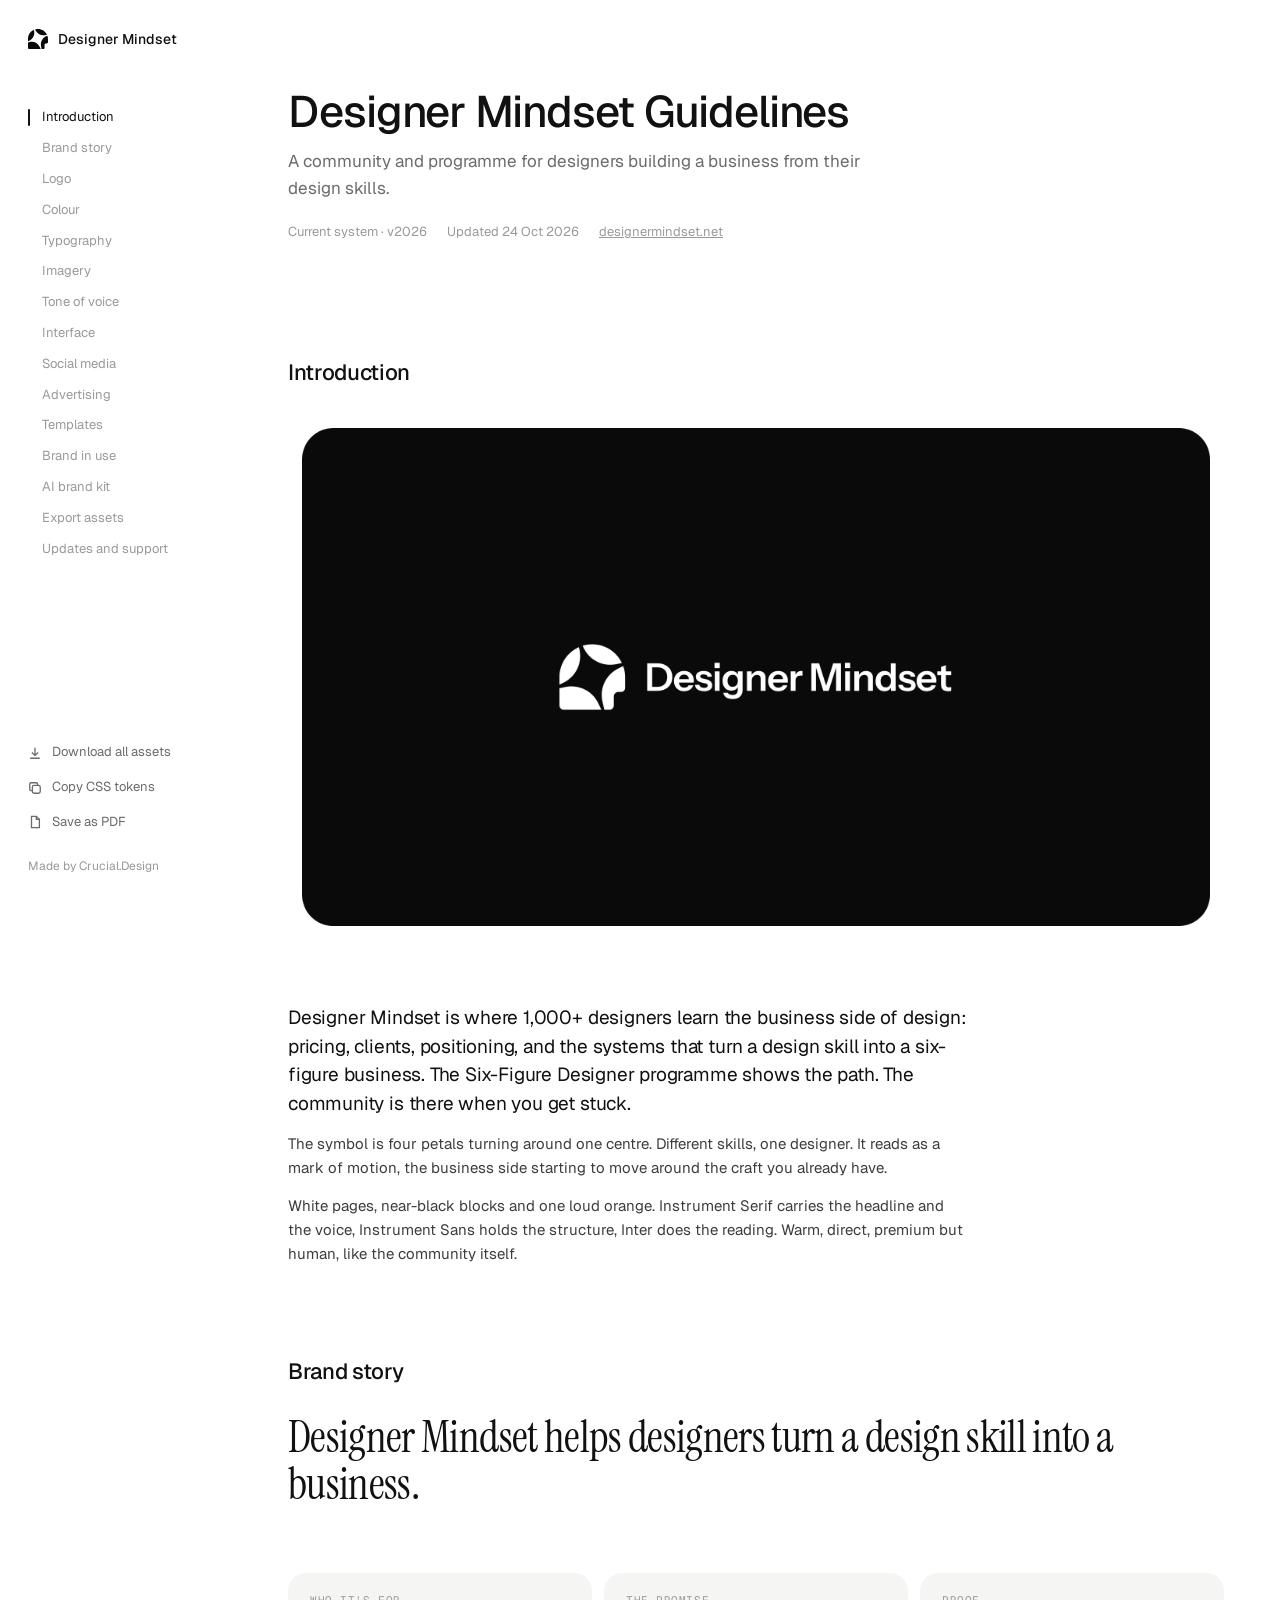
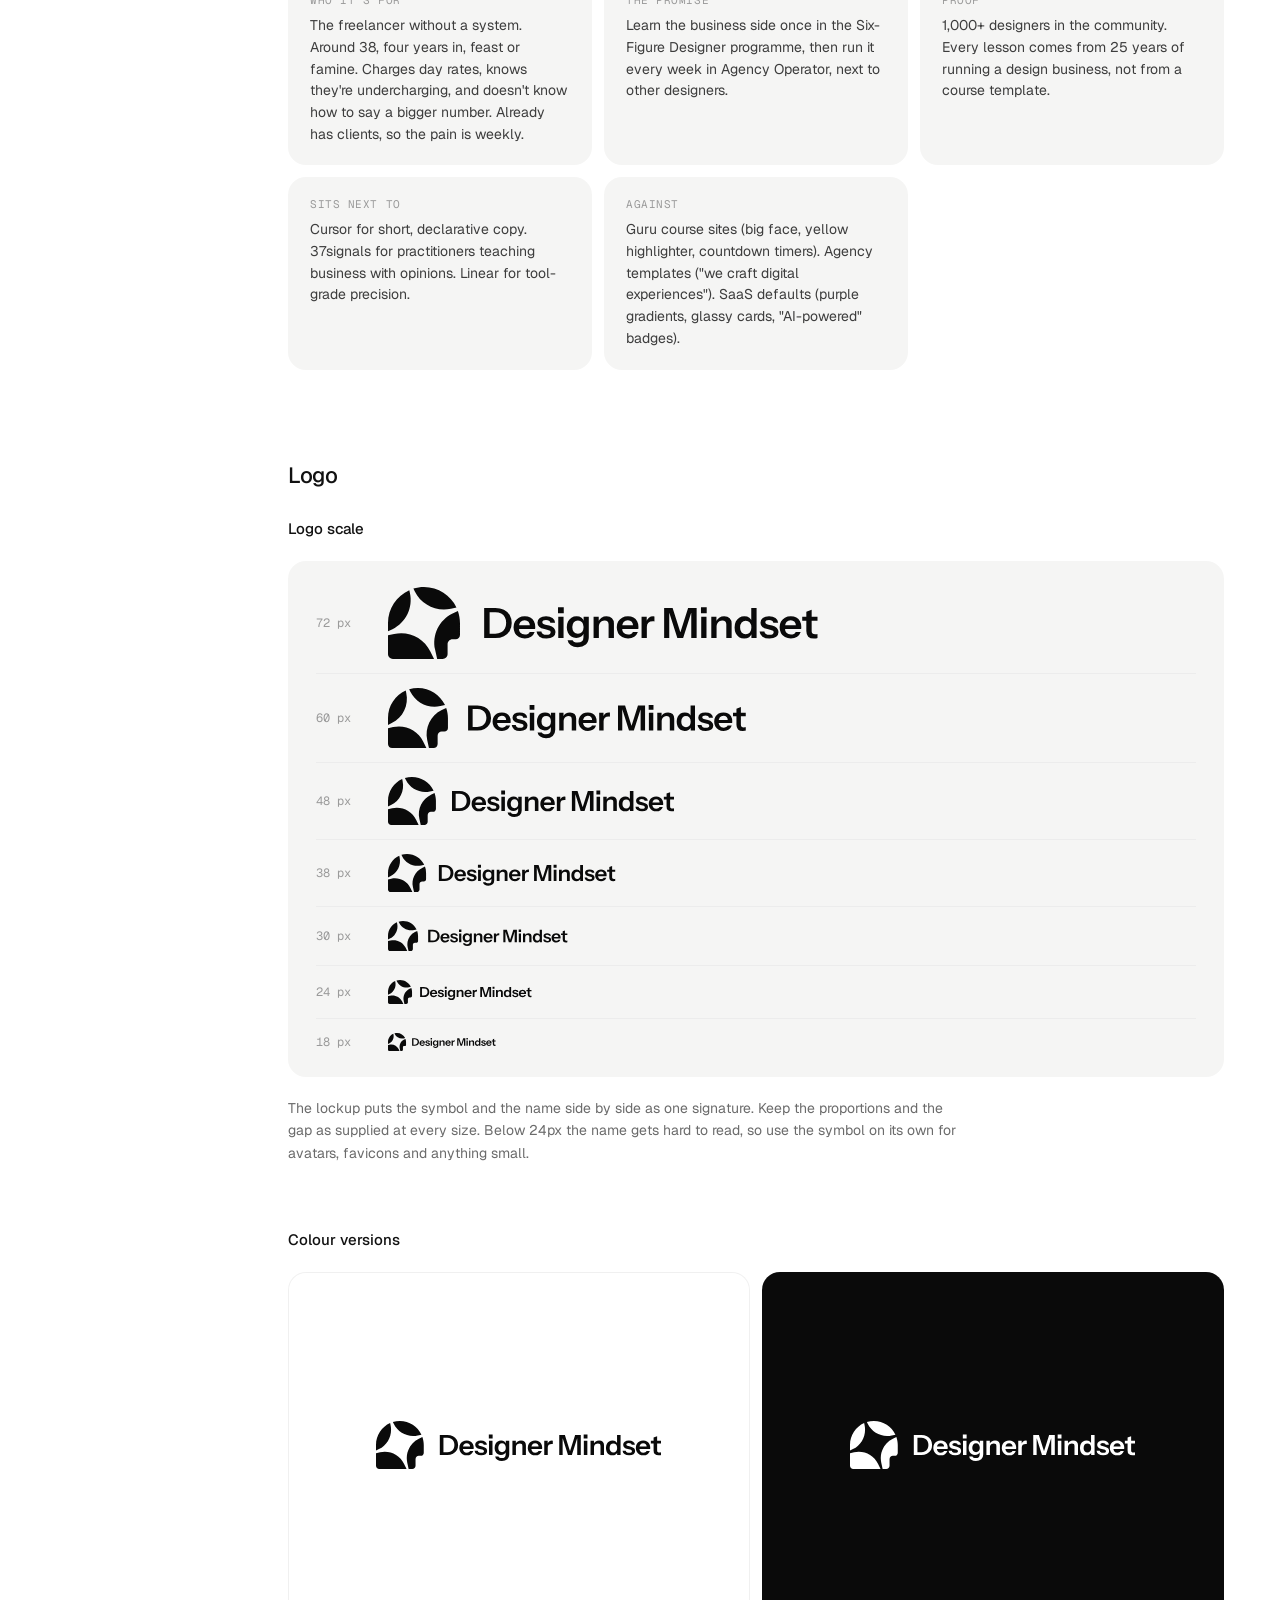
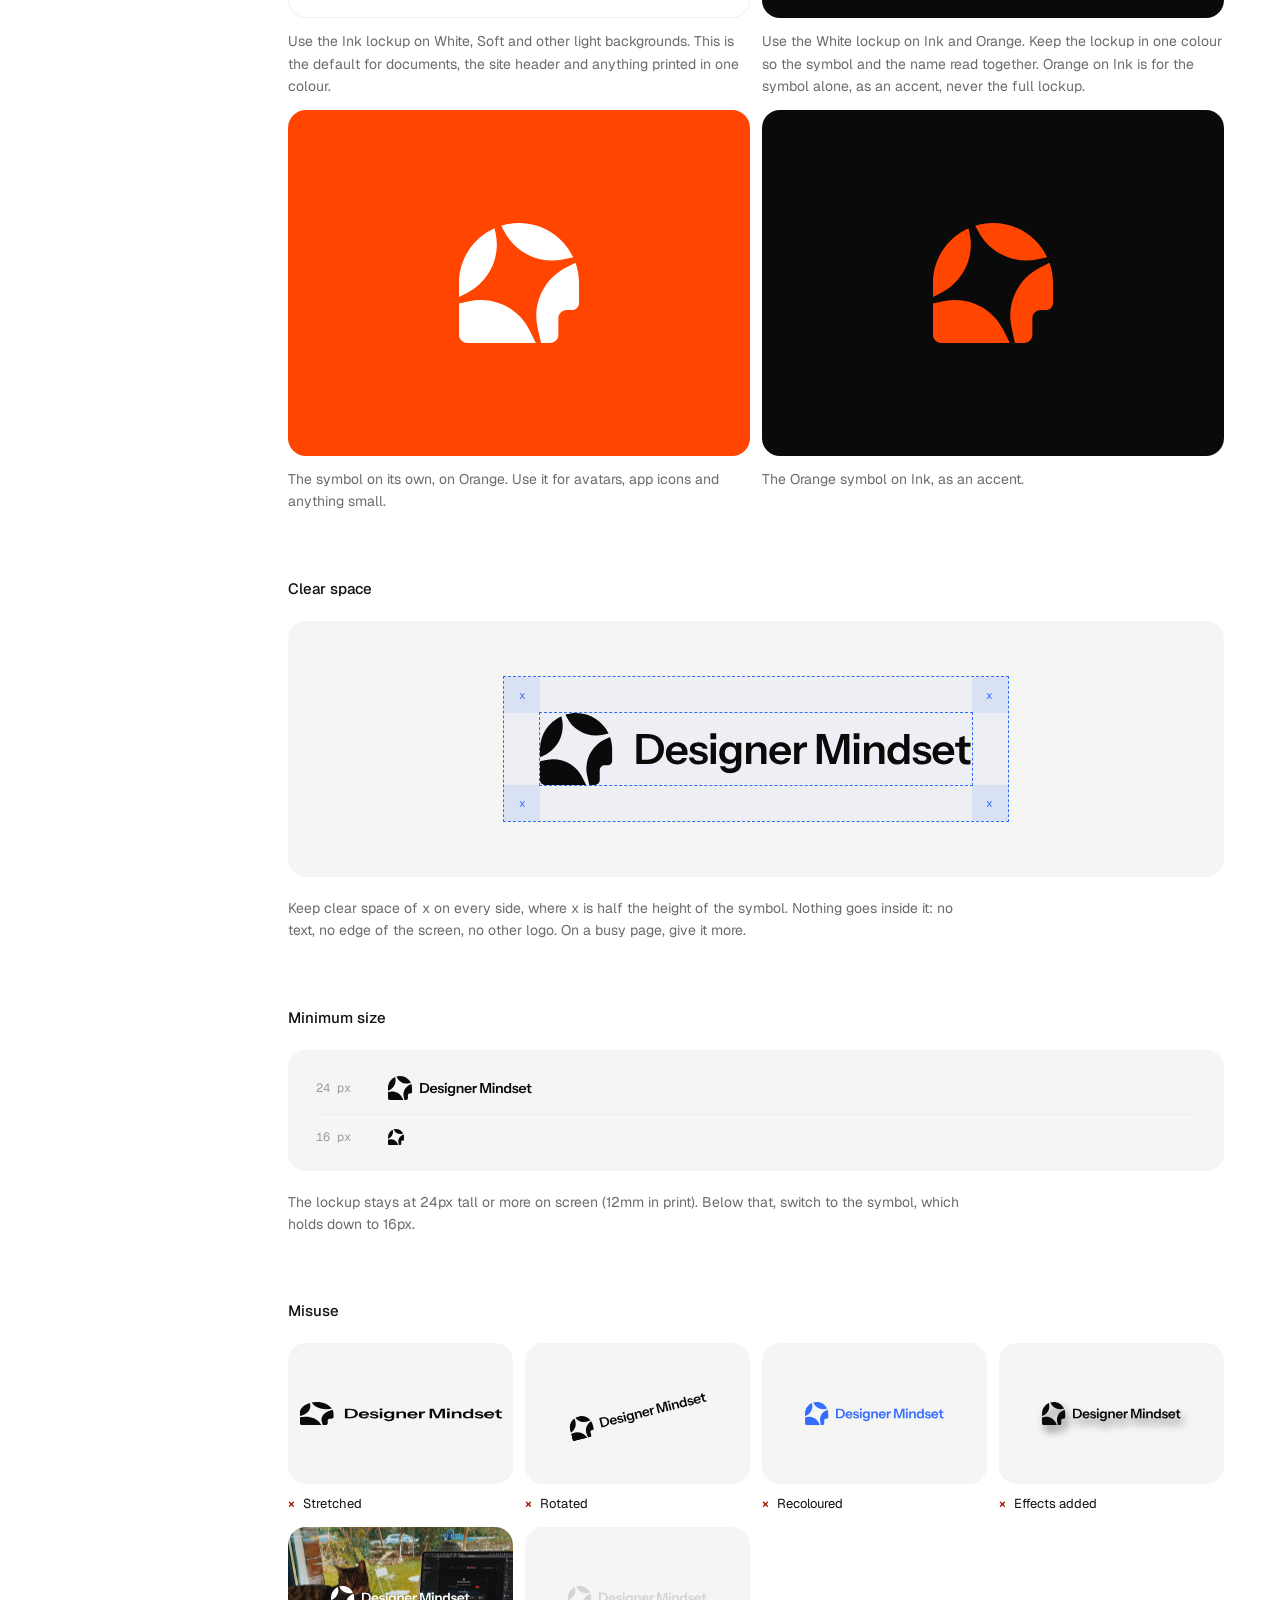
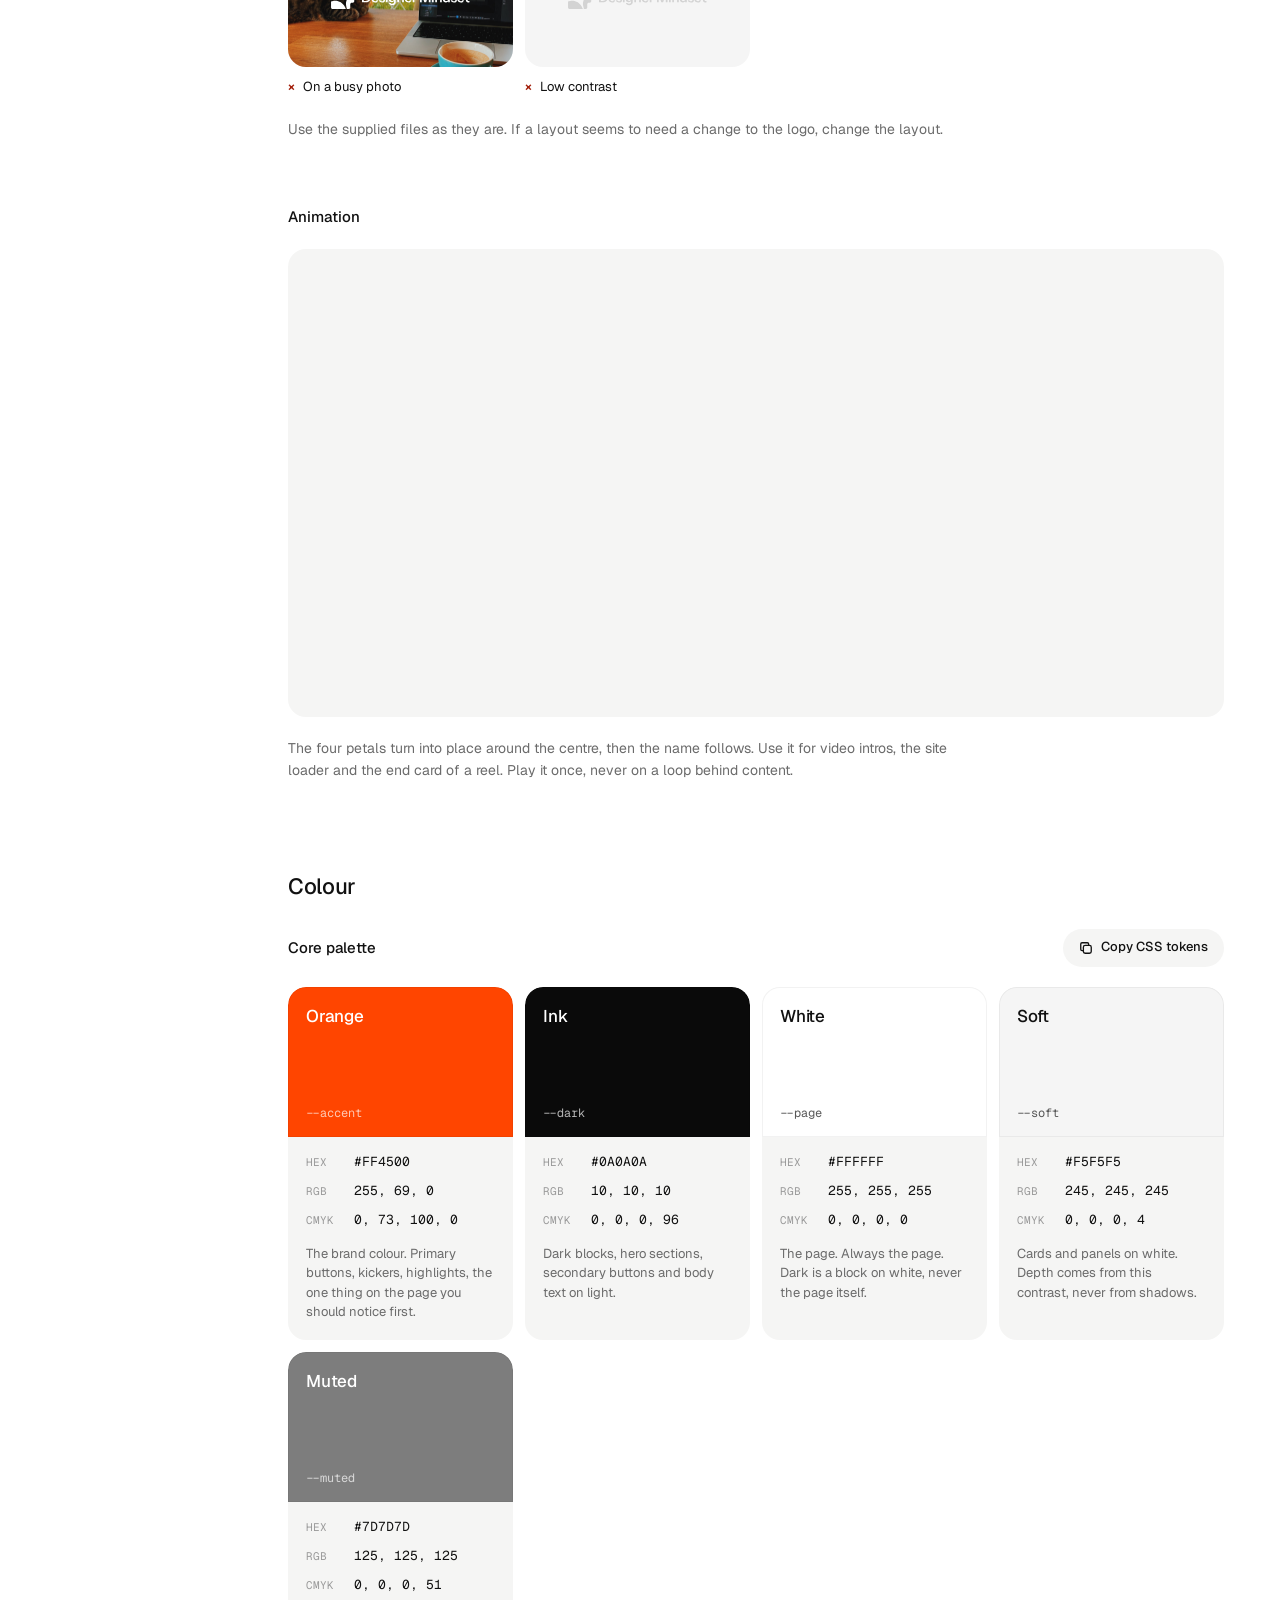
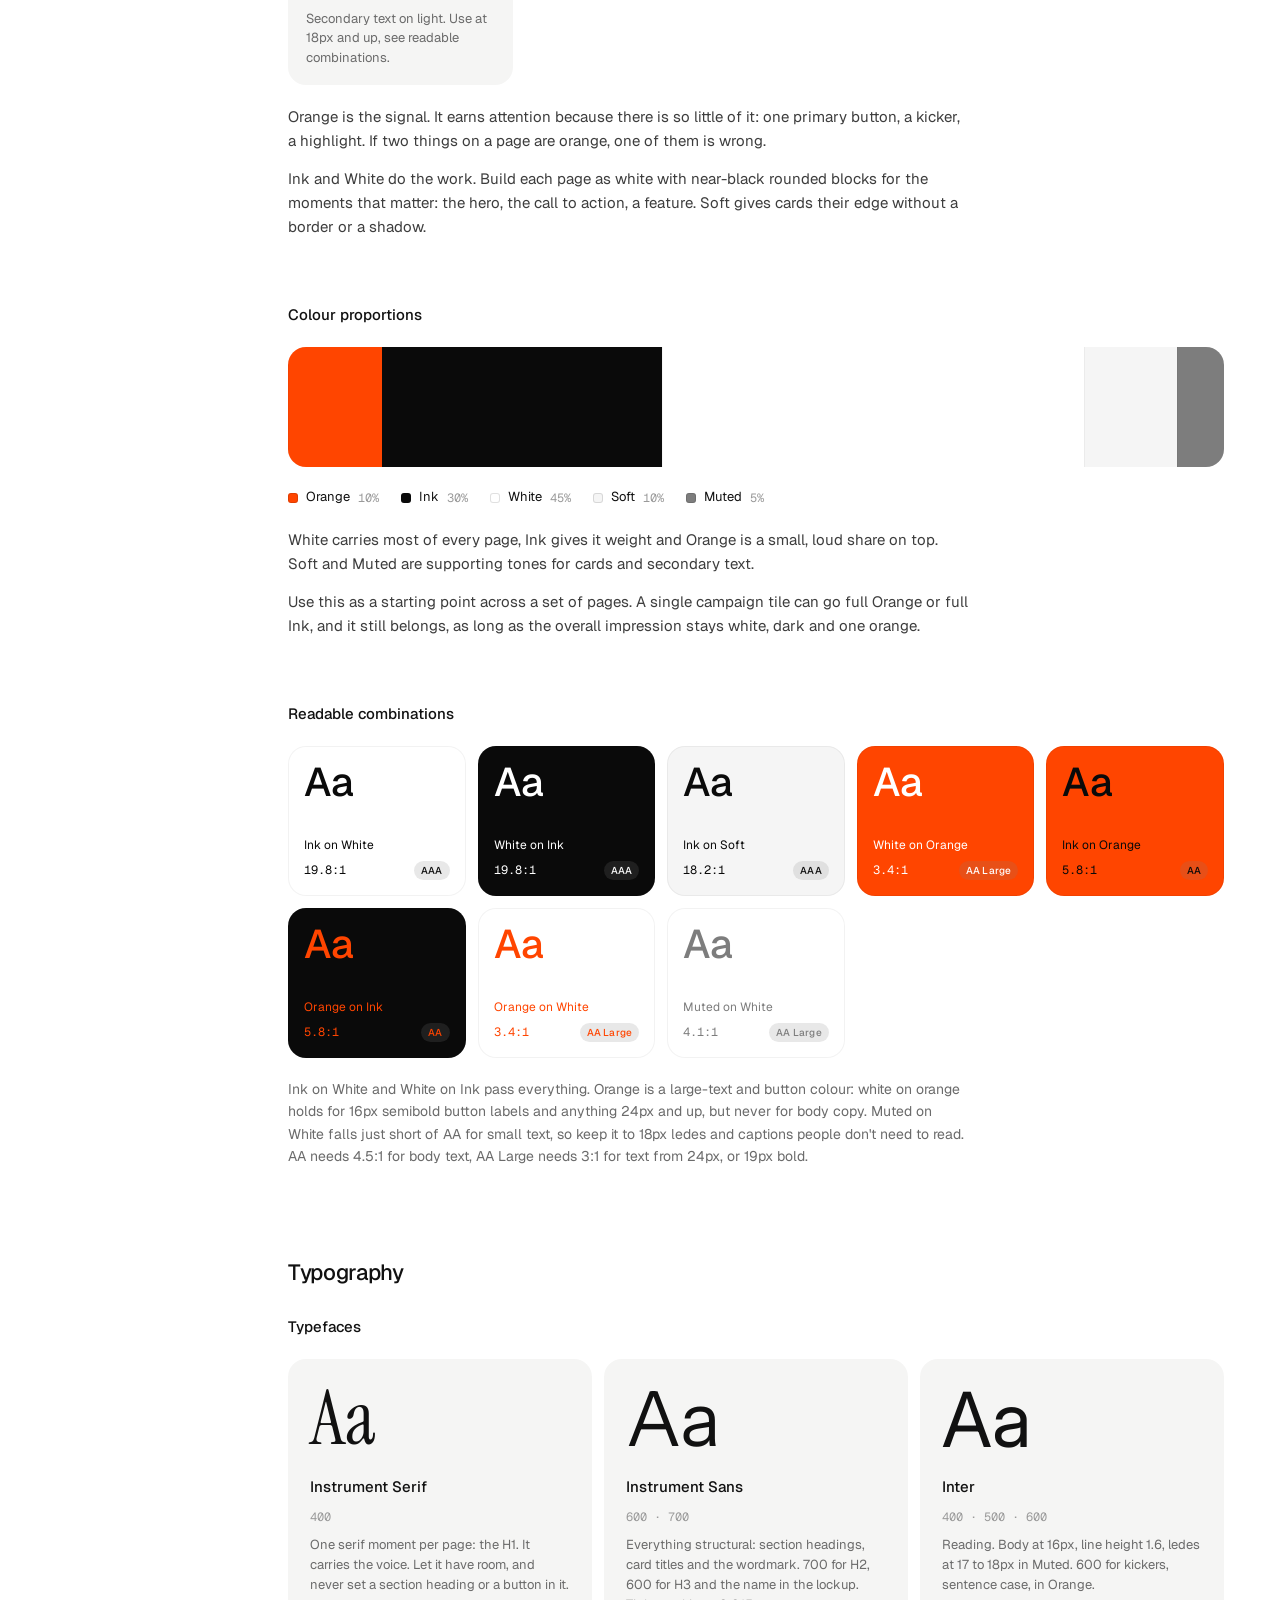
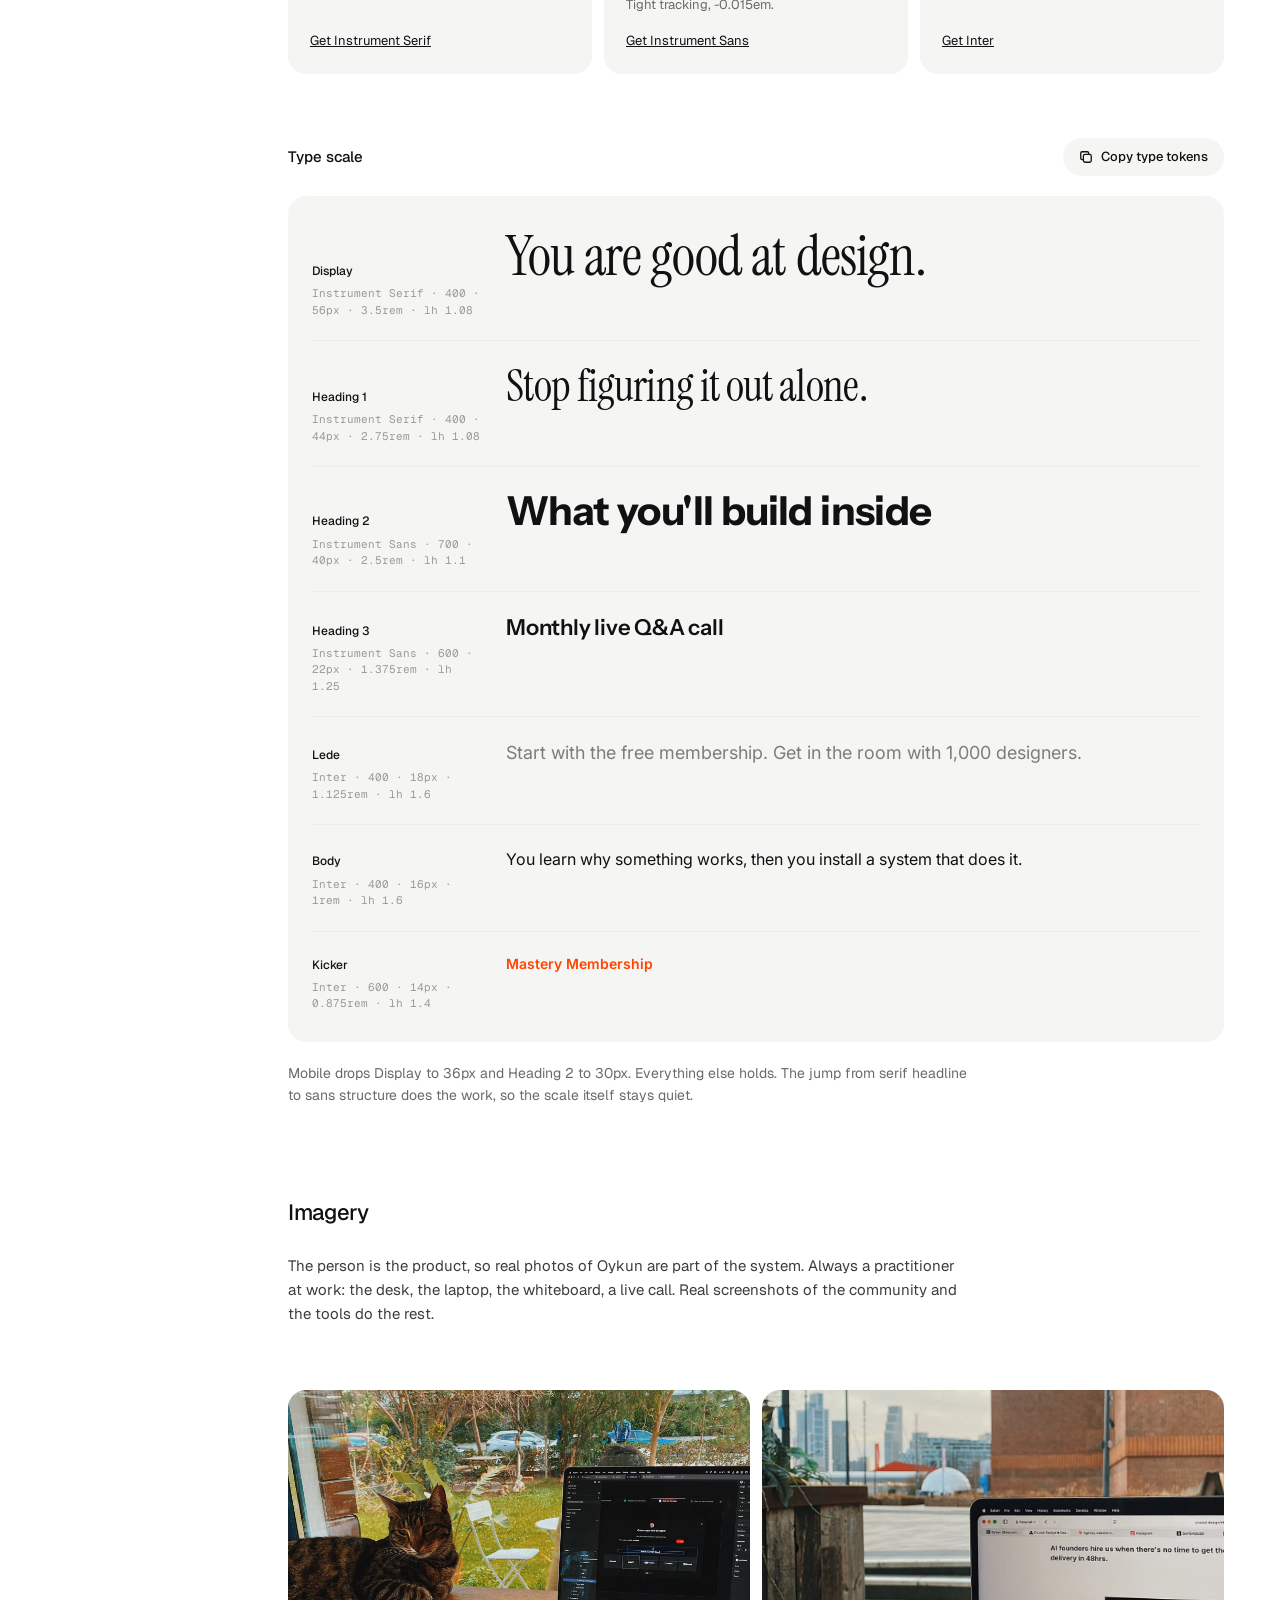
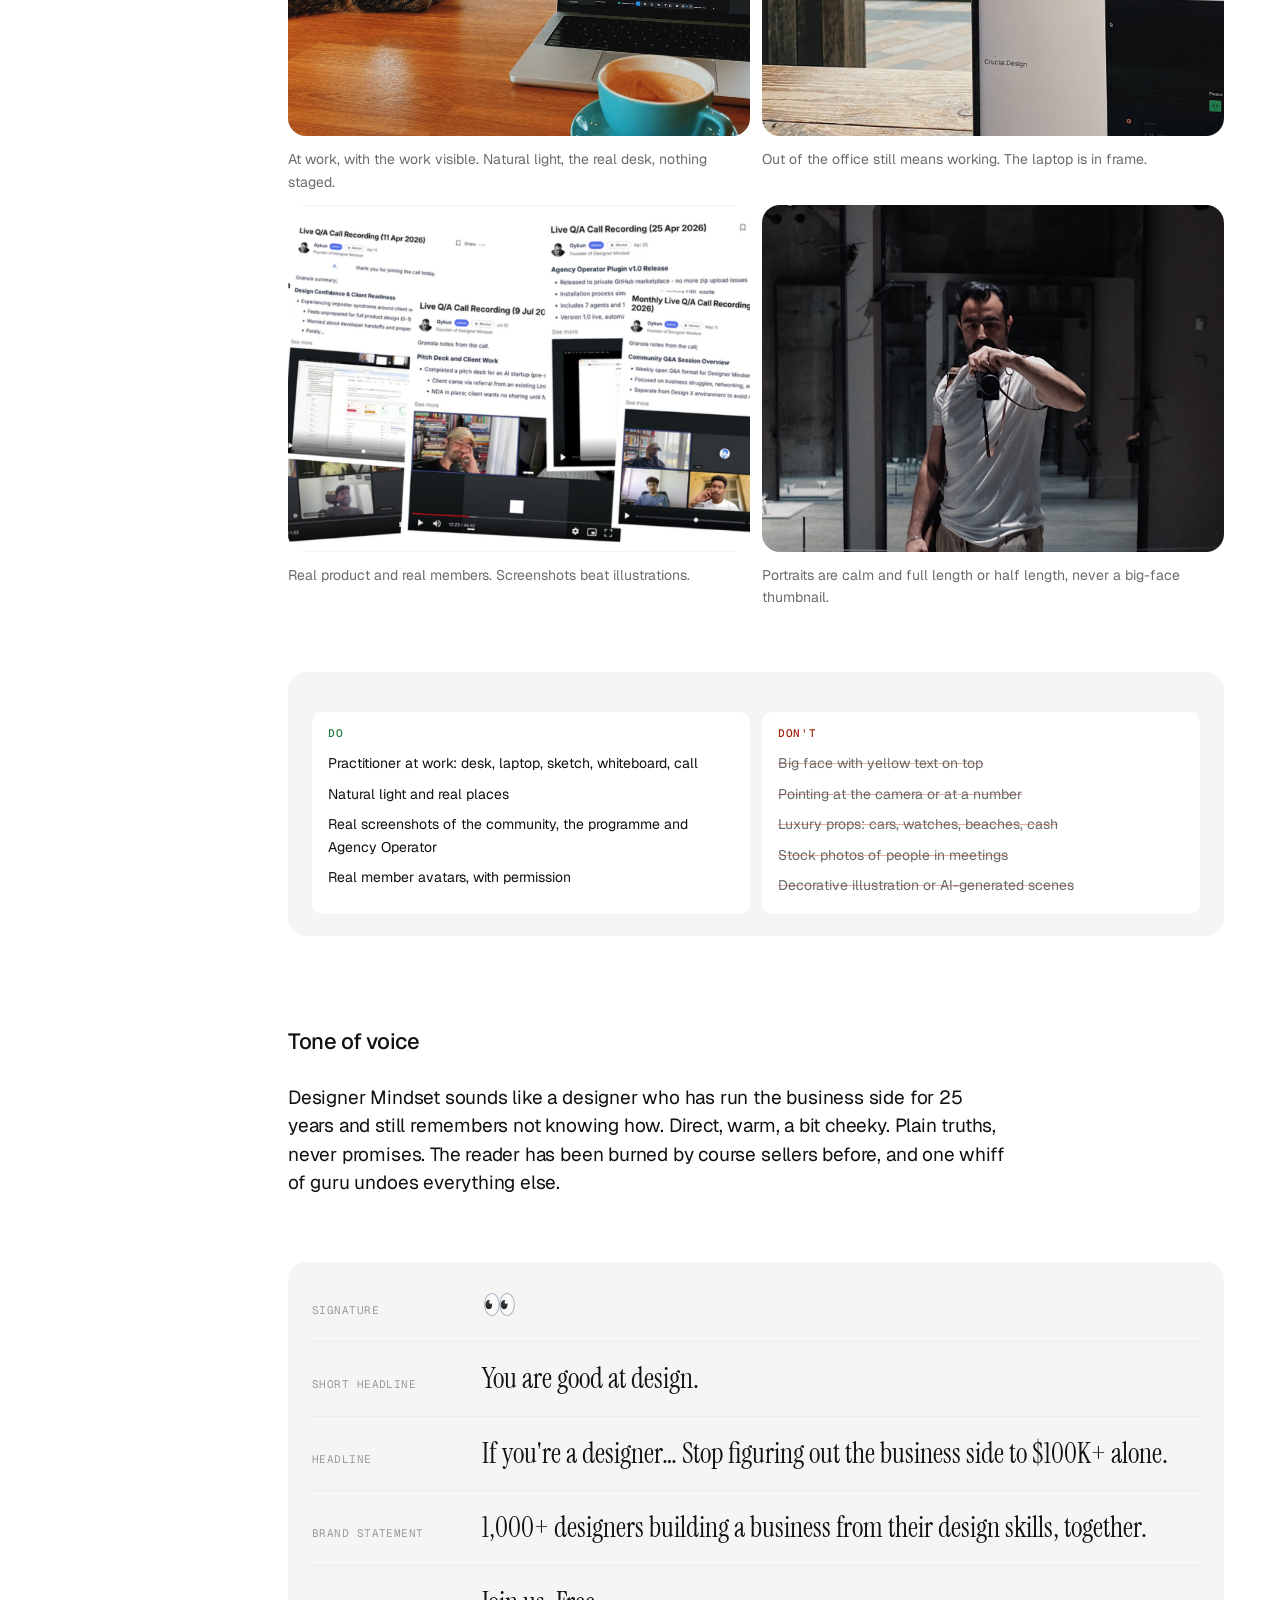
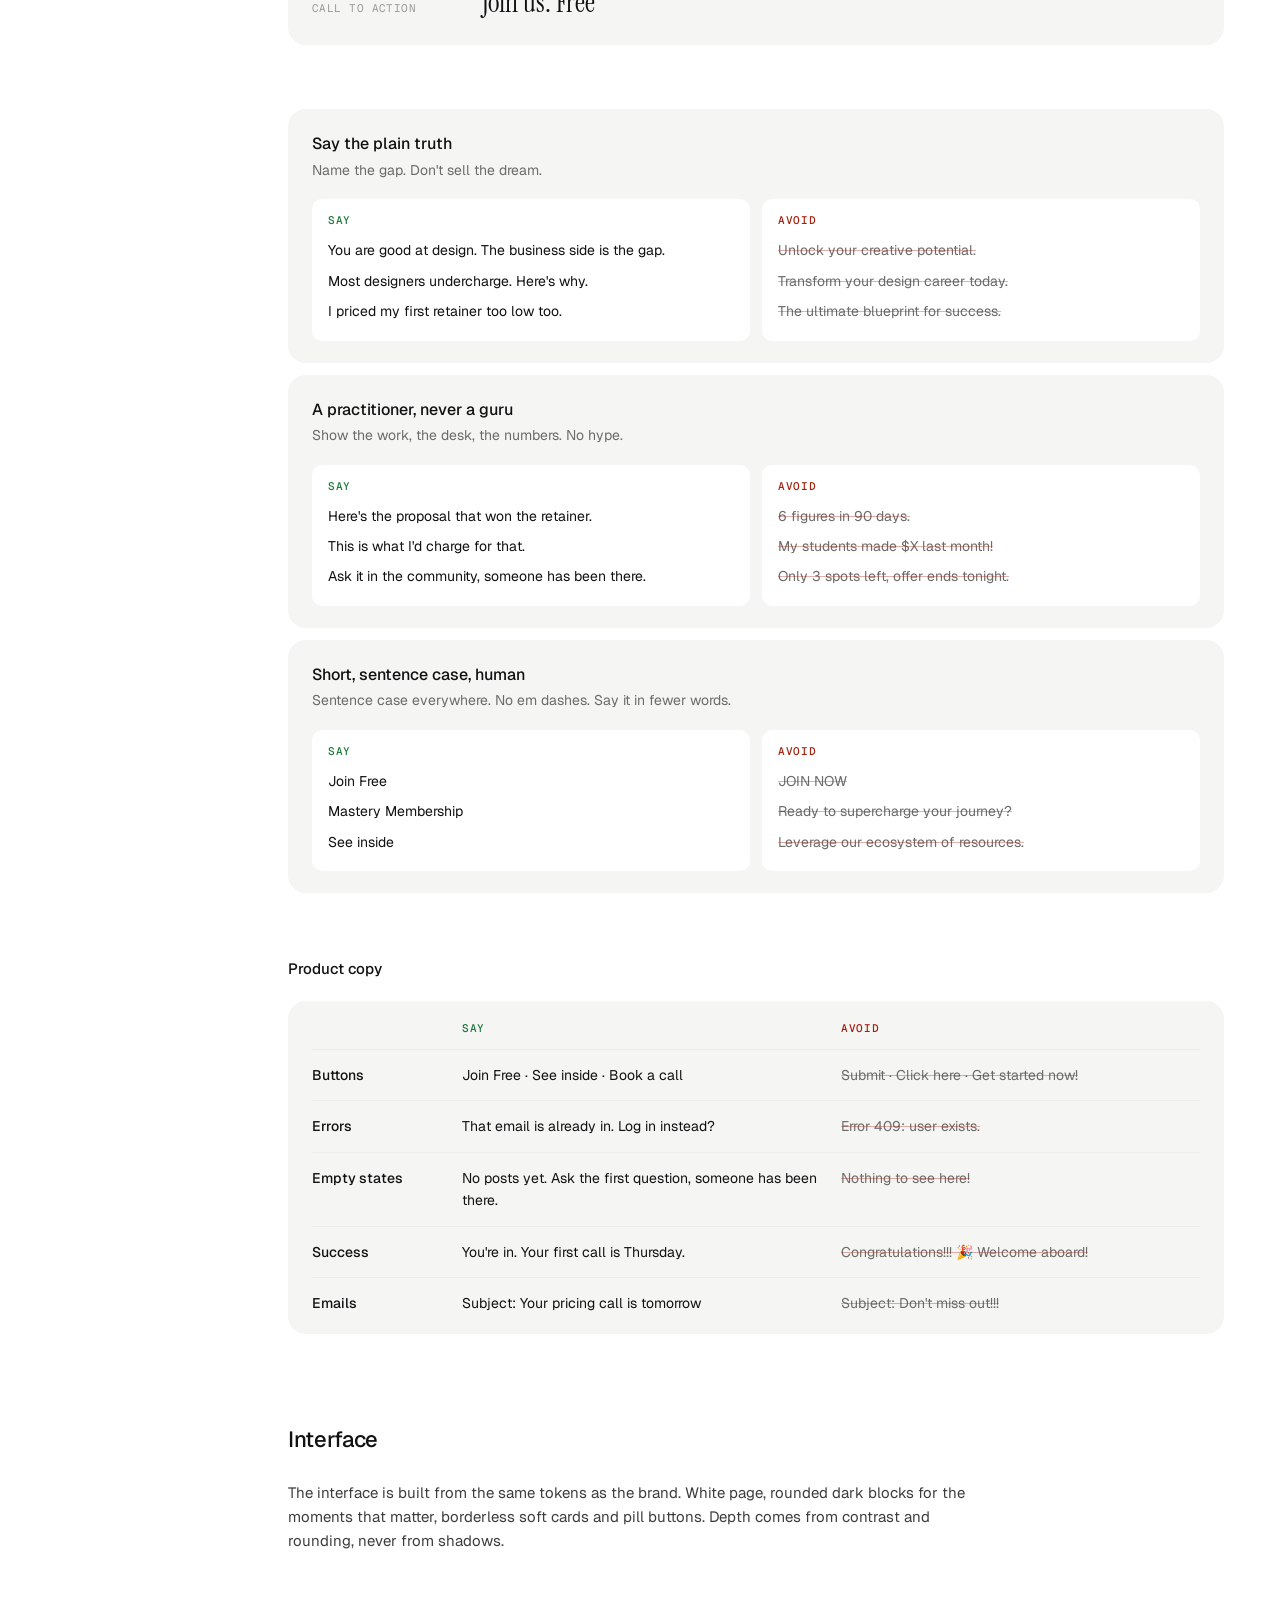
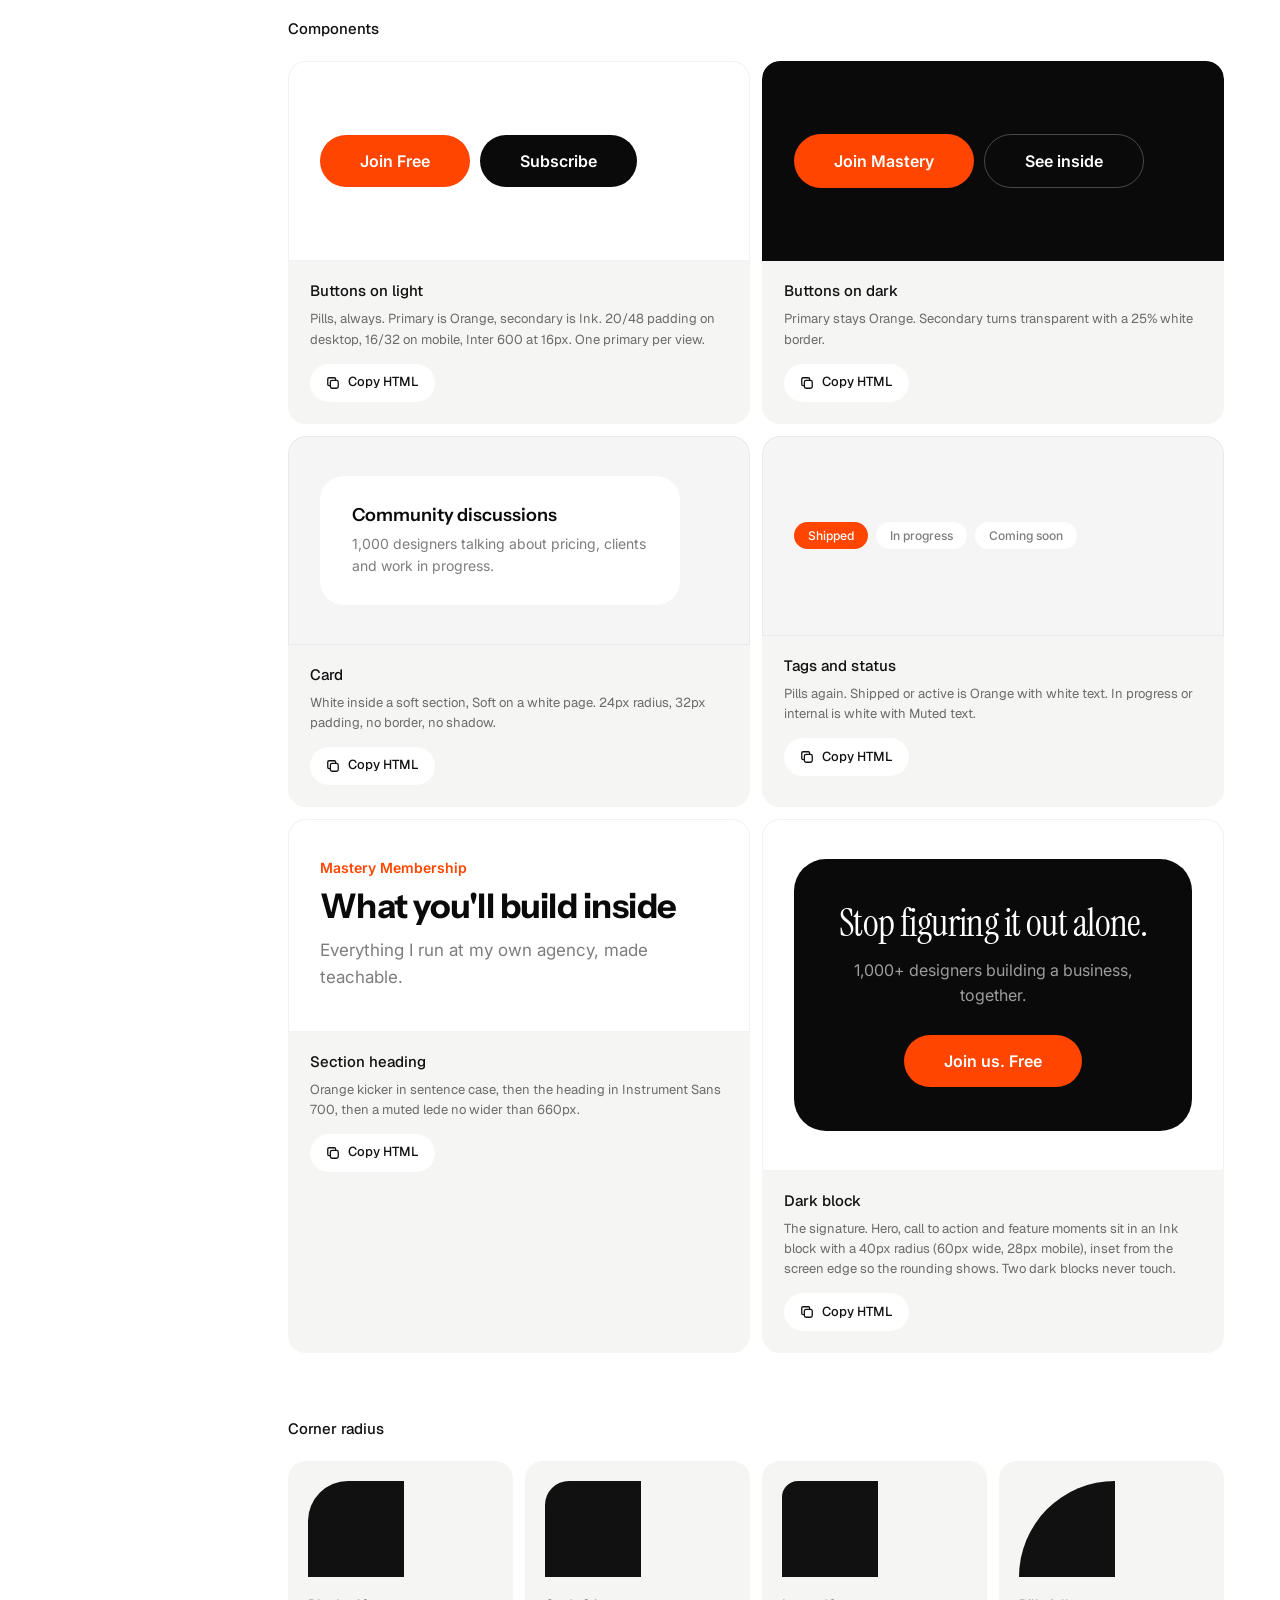
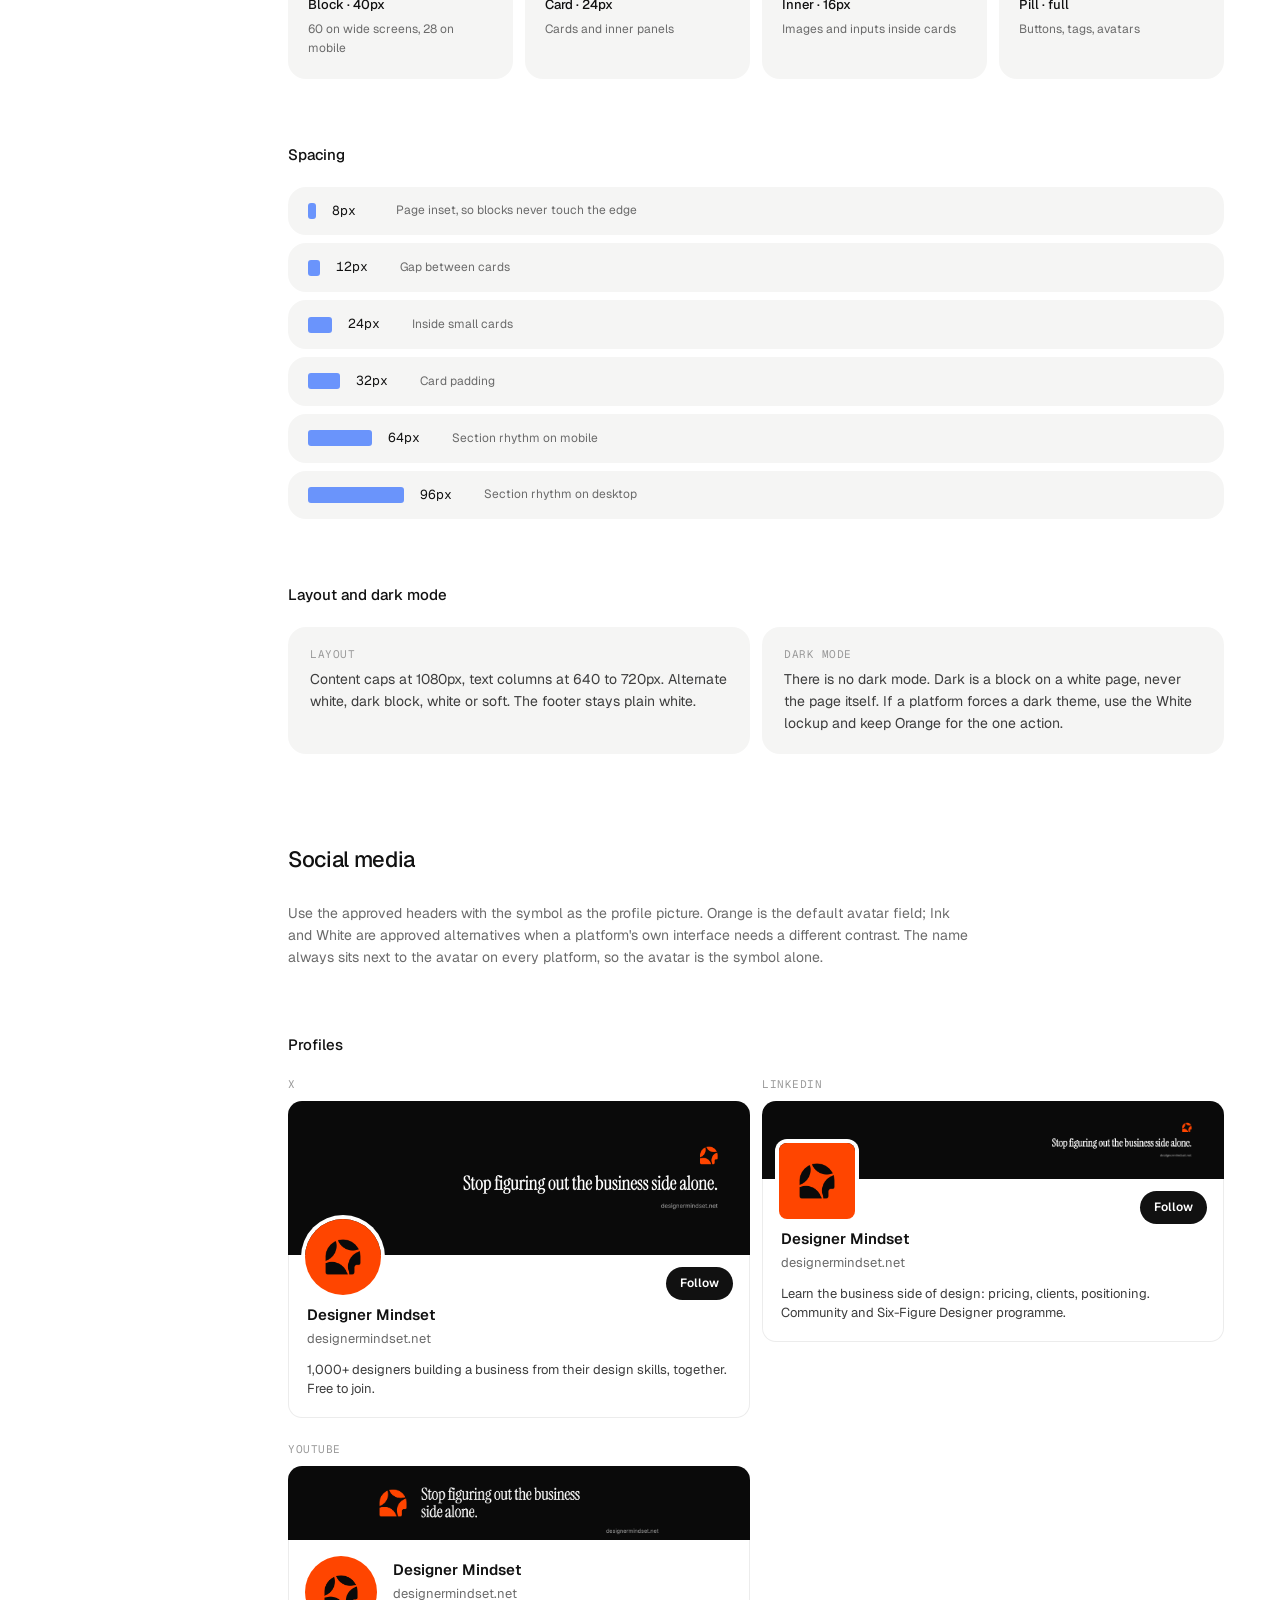
<file: handover/designermindset/index.html>
<!doctype html>
<html lang="en"><head>
<meta charset="utf-8"><meta name="viewport" content="width=device-width, initial-scale=1">
<title>Designer Mindset · Brand guidelines · Crucial.Design</title>
<meta name="description" content="Designer Mindset brand guidelines: logo, colour, type, voice and every asset, ready to download.">
<meta name="robots" content="noindex, nofollow">
<link rel="icon" type="image/svg+xml" href="/handover/designermindset/assets/icons/favicon.svg">
<link rel="preconnect" href="https://fonts.googleapis.com"><link rel="preconnect" href="https://fonts.gstatic.com" crossorigin>
<link rel="stylesheet" href="https://fonts.googleapis.com/css2?family=Geist:wght@400;500;600&family=Geist+Mono&display=swap">
<link rel="stylesheet" href="https://fonts.googleapis.com/css2?family=Instrument+Sans:wght@600;700&family=Instrument+Serif&family=Inter:wght@400;500;600&display=swap">
<link rel="stylesheet" href="/handover/_kit/handover.css">
<script>(function(){try{var q=new URLSearchParams(location.search);if(q.has("me"))localStorage.setItem("cd-me","1");if(q.has("notme"))localStorage.removeItem("cd-me");if(localStorage.getItem("cd-me"))return}catch(e){}if(navigator.webdriver)return;try{navigator.sendBeacon("/api/seen",JSON.stringify({p:location.pathname}))}catch(e){}window.va=window.va||function(){(window.vaq=window.vaq||[]).push(arguments)};var s=document.createElement("script");s.defer=true;s.src="/_vercel/insights/script.js";document.head.appendChild(s)})();</script>
</head><body>
<div id="app"></div>
<script>window.HANDOVER = {"client": "Designer Mindset", "slug": "designermindset", "kind": "brand + ui", "version": "Current system · v2026", "updated": "2026-10-24", "tagline": "A community and programme for designers building a business from their design skills.", "site": "https://designermindset.net", "intro": {"image": "applications/intro.png", "paragraphs": ["Designer Mindset is where 1,000+ designers learn the business side of design: pricing, clients, positioning, and the systems that turn a design skill into a six-figure business. The Six-Figure Designer programme shows the path. The community is there when you get stuck.", "The symbol is four petals turning around one centre. Different skills, one designer. It reads as a mark of motion, the business side starting to move around the craft you already have.", "White pages, near-black blocks and one loud orange. Instrument Serif carries the headline and the voice, Instrument Sans holds the structure, Inter does the reading. Warm, direct, premium but human, like the community itself."]}, "marks": {"symbol": "source/symbol.svg", "symbolViewBox": [88, 88], "wordmark": {"text": "Designer Mindset", "font": "Instrument Sans", "weight": 600, "tracking": -0.02}, "colourways": ["ink", "orange", "white"], "fields": ["orange", "ink", "white", "soft"], "defaultField": "orange", "scale": [72, 60, 48, 38, 30, 24, 18], "scaleNote": "The lockup puts the symbol and the name side by side as one signature. Keep the proportions and the gap as supplied at every size. Below 24px the name gets hard to read, so use the symbol on its own for avatars, favicons and anything small.", "lightNote": "Use the Ink lockup on White, Soft and other light backgrounds. This is the default for documents, the site header and anything printed in one colour.", "darkNote": "Use the White lockup on Ink and Orange. Keep the lockup in one colour so the symbol and the name read together. Orange on Ink is for the symbol alone, as an accent, never the full lockup.", "clearSpace": 0.5, "clearSpaceNote": "Keep clear space of x on every side, where x is half the height of the symbol. Nothing goes inside it: no text, no edge of the screen, no other logo. On a busy page, give it more.", "minSize": {"lockup": 24, "symbol": 16}, "minSizeNote": "The lockup stays at 24px tall or more on screen (12mm in print). Below that, switch to the symbol, which holds down to 16px.", "misuseNote": "Use the supplied files as they are. If a layout seems to need a change to the logo, change the layout.", "animation": {"note": "The four petals turn into place around the centre, then the name follows. Use it for video intros, the site loader and the end card of a reel. Play it once, never on a loop behind content.", "duration": 3}}, "palette": [{"id": "orange", "name": "Orange", "hex": "#FF4500", "token": "--accent", "share": 10, "role": "The brand colour. Primary buttons, kickers, highlights, the one thing on the page you should notice first."}, {"id": "ink", "name": "Ink", "hex": "#0A0A0A", "token": "--dark", "share": 30, "role": "Dark blocks, hero sections, secondary buttons and body text on light."}, {"id": "white", "name": "White", "hex": "#FFFFFF", "token": "--page", "share": 45, "role": "The page. Always the page. Dark is a block on white, never the page itself."}, {"id": "soft", "name": "Soft", "hex": "#F5F5F5", "token": "--soft", "share": 10, "role": "Cards and panels on white. Depth comes from this contrast, never from shadows."}, {"id": "muted", "name": "Muted", "hex": "#7D7D7D", "token": "--muted", "share": 5, "role": "Secondary text on light. Use at 18px and up, see readable combinations."}], "paletteNotes": ["Orange is the signal. It earns attention because there is so little of it: one primary button, a kicker, a highlight. If two things on a page are orange, one of them is wrong.", "Ink and White do the work. Build each page as white with near-black rounded blocks for the moments that matter: the hero, the call to action, a feature. Soft gives cards their edge without a border or a shadow."], "proportionNotes": ["White carries most of every page, Ink gives it weight and Orange is a small, loud share on top. Soft and Muted are supporting tones for cards and secondary text.", "Use this as a starting point across a set of pages. A single campaign tile can go full Orange or full Ink, and it still belongs, as long as the overall impression stays white, dark and one orange."], "contrast": {"pairs": [["ink", "white"], ["white", "ink"], ["ink", "soft"], ["white", "orange"], ["ink", "orange"], ["orange", "ink"], ["orange", "white"], ["muted", "white"]], "note": "Ink on White and White on Ink pass everything. Orange is a large-text and button colour: white on orange holds for 16px semibold button labels and anything 24px and up, but never for body copy. Muted on White falls just short of AA for small text, so keep it to 18px ledes and captions people don't need to read."}, "fonts": [{"name": "Instrument Serif", "family": "'Instrument Serif', serif", "weights": "400", "url": "https://fonts.google.com/specimen/Instrument+Serif", "licence": "SIL Open Font License, free for commercial use", "note": "One serif moment per page: the H1. It carries the voice. Let it have room, and never set a section heading or a button in it."}, {"name": "Instrument Sans", "family": "'Instrument Sans', sans-serif", "weights": "600 · 700", "url": "https://fonts.google.com/specimen/Instrument+Sans", "licence": "SIL Open Font License, free for commercial use", "note": "Everything structural: section headings, card titles and the wordmark. 700 for H2, 600 for H3 and the name in the lockup. Tight tracking, -0.015em."}, {"name": "Inter", "family": "'Inter', sans-serif", "weights": "400 · 500 · 600", "url": "https://fonts.google.com/specimen/Inter", "licence": "SIL Open Font License, free for commercial use", "note": "Reading. Body at 16px, line height 1.6, ledes at 17 to 18px in Muted. 600 for kickers, sentence case, in Orange."}], "fontsCss": "https://fonts.googleapis.com/css2?family=Instrument+Sans:wght@600;700&family=Instrument+Serif&family=Inter:wght@400;500;600&display=swap", "scale": [{"label": "Display", "font": "Instrument Serif", "weight": 400, "size": 56, "lh": 1.08, "tracking": "-0.015em", "sample": "You are good at design."}, {"label": "Heading 1", "font": "Instrument Serif", "weight": 400, "size": 44, "lh": 1.08, "tracking": "-0.015em", "sample": "Stop figuring it out alone."}, {"label": "Heading 2", "font": "Instrument Sans", "weight": 700, "size": 40, "lh": 1.1, "tracking": "-0.015em", "sample": "What you'll build inside"}, {"label": "Heading 3", "font": "Instrument Sans", "weight": 600, "size": 22, "lh": 1.25, "tracking": "-0.01em", "sample": "Monthly live Q&A call"}, {"label": "Lede", "font": "Inter", "weight": 400, "size": 18, "lh": 1.6, "tracking": "0", "sample": "Start with the free membership. Get in the room with 1,000 designers.", "colour": "muted"}, {"label": "Body", "font": "Inter", "weight": 400, "size": 16, "lh": 1.6, "tracking": "0", "sample": "You learn why something works, then you install a system that does it."}, {"label": "Kicker", "font": "Inter", "weight": 600, "size": 14, "lh": 1.4, "tracking": "0", "sample": "Mastery Membership", "colour": "orange"}], "scaleNote": "Mobile drops Display to 36px and Heading 2 to 30px. Everything else holds. The jump from serif headline to sans structure does the work, so the scale itself stays quiet.", "voice": {"summary": "Designer Mindset sounds like a designer who has run the business side for 25 years and still remembers not knowing how. Direct, warm, a bit cheeky. Plain truths, never promises. The reader has been burned by course sellers before, and one whiff of guru undoes everything else.", "examples": [{"label": "Signature", "text": "👀"}, {"label": "Short headline", "text": "You are good at design."}, {"label": "Headline", "text": "If you're a designer… Stop figuring out the business side to $100K+ alone."}, {"label": "Brand statement", "text": "1,000+ designers building a business from their design skills, together."}, {"label": "Call to action", "text": "Join us. Free"}], "rules": [{"title": "Say the plain truth", "line": "Name the gap. Don't sell the dream.", "say": ["You are good at design. The business side is the gap.", "Most designers undercharge. Here's why.", "I priced my first retainer too low too."], "avoid": ["Unlock your creative potential.", "Transform your design career today.", "The ultimate blueprint for success."]}, {"title": "A practitioner, never a guru", "line": "Show the work, the desk, the numbers. No hype.", "say": ["Here's the proposal that won the retainer.", "This is what I'd charge for that.", "Ask it in the community, someone has been there."], "avoid": ["6 figures in 90 days.", "My students made $X last month!", "Only 3 spots left, offer ends tonight."]}, {"title": "Short, sentence case, human", "line": "Sentence case everywhere. No em dashes. Say it in fewer words.", "say": ["Join Free", "Mastery Membership", "See inside"], "avoid": ["JOIN NOW", "Ready to supercharge your journey?", "Leverage our ecosystem of resources."]}], "product": [{"context": "Buttons", "say": "Join Free · See inside · Book a call", "avoid": "Submit · Click here · Get started now!"}, {"context": "Errors", "say": "That email is already in. Log in instead?", "avoid": "Error 409: user exists."}, {"context": "Empty states", "say": "No posts yet. Ask the first question, someone has been there.", "avoid": "Nothing to see here!"}, {"context": "Success", "say": "You're in. Your first call is Thursday.", "avoid": "Congratulations!!! 🎉 Welcome aboard!"}, {"context": "Emails", "say": "Subject: Your pricing call is tomorrow", "avoid": "Subject: Don't miss out!!!"}]}, "social": {"note": "Use the approved headers with the symbol as the profile picture. Orange is the default avatar field; Ink and White are approved alternatives when a platform's own interface needs a different contrast. The name always sits next to the avatar on every platform, so the avatar is the symbol alone.", "headers": [{"file": "social/x-header.png", "label": "X header", "size": "1500 × 500"}, {"file": "social/linkedin-company.png", "label": "LinkedIn company", "size": "1128 × 191"}, {"file": "social/linkedin-personal.png", "label": "LinkedIn personal", "size": "1584 × 396"}, {"file": "social/youtube-banner.png", "label": "YouTube banner", "size": "2560 × 1440"}, {"file": "social/og-image.png", "label": "Link preview (OG)", "size": "1200 × 630"}], "headline": "Stop figuring out the business side alone.", "profiles": [{"platform": "X", "header": "social/x-header.png", "name": "Designer Mindset", "link": "designermindset.net", "bio": "1,000+ designers building a business from their design skills, together. Free to join."}, {"platform": "LinkedIn", "header": "social/linkedin-company.png", "name": "Designer Mindset", "link": "designermindset.net", "bio": "Learn the business side of design: pricing, clients, positioning. Community and Six-Figure Designer programme."}, {"platform": "YouTube", "header": "social/youtube-banner.png", "name": "Designer Mindset", "link": "designermindset.net", "bio": "Live Q&A calls and breakdowns on pricing, proposals and clients."}], "avatars": [{"platform": "X", "size": 400}, {"platform": "LinkedIn", "size": 400}, {"platform": "Instagram", "size": 320}, {"platform": "YouTube", "size": 800}, {"platform": "Threads and Bluesky", "size": 400}], "avatarNote": "Every platform crops the avatar to a circle, so the symbol sits at 46% of the square with room around it. Upload the PNG for each platform at its own size, or the 1000px master anywhere.", "bannerNote": "Platforms cover part of the header with the avatar and buttons: bottom left on X and LinkedIn, everything outside the centre on YouTube. The text sits in the safe area of each, so the files work as they are."}, "applications": [{"file": "applications/site-home.jpg", "title": "Homepage", "caption": "The dark block is the signature. Hero, call to action and feature moments go dark, inside a rounded block that never touches the edge of the screen."}, {"file": "applications/site-mastery.jpg", "title": "Offer page", "caption": "One orange button per view. The serif headline makes the claim, the sans structure and soft cards carry the detail."}, {"file": "applications/site-mobile.jpg", "title": "On mobile", "caption": "Blocks keep their rounding at 28px, buttons go full width, the headline drops to 36px. Nothing else changes."}], "applicationsNote": "Recognition comes from a few things used with confidence: the white page, the dark block, one orange and the serif headline. The scale changes across formats; the relationship between them stays the same.", "rules": ["No gradients, no glassmorphism, no shadows.", "No thin bordered cards. Cards are borderless soft blocks.", "No full dark mode. Dark is a block on a white page.", "No decorative illustration. Real screenshots and real photos only.", "No all-caps labels. Kickers are sentence case, Orange, 600.", "No square buttons, no outline orange buttons. Pills, always."], "story": {"oneLiner": "Designer Mindset helps designers turn a design skill into a business.", "items": [{"label": "Who it's for", "text": "The freelancer without a system. Around 38, four years in, feast or famine. Charges day rates, knows they're undercharging, and doesn't know how to say a bigger number. Already has clients, so the pain is weekly."}, {"label": "The promise", "text": "Learn the business side once in the Six-Figure Designer programme, then run it every week in Agency Operator, next to other designers."}, {"label": "Proof", "text": "1,000+ designers in the community. Every lesson comes from 25 years of running a design business, not from a course template."}, {"label": "Sits next to", "text": "Cursor for short, declarative copy. 37signals for practitioners teaching business with opinions. Linear for tool-grade precision."}, {"label": "Against", "text": "Guru course sites (big face, yellow highlighter, countdown timers). Agency templates (\"we craft digital experiences\"). SaaS defaults (purple gradients, glassy cards, \"AI-powered\" badges)."}]}, "imagery": {"note": "The person is the product, so real photos of Oykun are part of the system. Always a practitioner at work: the desk, the laptop, the whiteboard, a live call. Real screenshots of the community and the tools do the rest.", "photos": [{"file": "imagery/at-work-desk.jpg", "caption": "At work, with the work visible. Natural light, the real desk, nothing staged."}, {"file": "imagery/at-work-thames.jpg", "caption": "Out of the office still means working. The laptop is in frame."}, {"file": "imagery/live-calls.jpg", "caption": "Real product and real members. Screenshots beat illustrations."}, {"file": "imagery/portrait-studio.jpg", "caption": "Portraits are calm and full length or half length, never a big-face thumbnail."}], "do": ["Practitioner at work: desk, laptop, sketch, whiteboard, call", "Natural light and real places", "Real screenshots of the community, the programme and Agency Operator", "Real member avatars, with permission"], "dont": ["Big face with yellow text on top", "Pointing at the camera or at a number", "Luxury props: cars, watches, beaches, cash", "Stock photos of people in meetings", "Decorative illustration or AI-generated scenes"]}, "ui": {"note": "The interface is built from the same tokens as the brand. White page, rounded dark blocks for the moments that matter, borderless soft cards and pill buttons. Depth comes from contrast and rounding, never from shadows.", "components": [{"name": "Buttons on light", "bg": "white", "note": "Pills, always. Primary is Orange, secondary is Ink. 20/48 padding on desktop, 16/32 on mobile, Inter 600 at 16px. One primary per view.", "html": "<div style=\"display:flex;flex-wrap:wrap;gap:10px\"><a style=\"display:inline-flex;align-items:center;justify-content:center;border-radius:999px;padding:18px 40px;font:600 16px/1 Inter,sans-serif;text-decoration:none;background:#FF4500;color:#fff\">Join Free<\/a><a style=\"display:inline-flex;align-items:center;justify-content:center;border-radius:999px;padding:18px 40px;font:600 16px/1 Inter,sans-serif;text-decoration:none;background:#0A0A0A;color:#fff\">Subscribe<\/a><\/div>"}, {"name": "Buttons on dark", "bg": "ink", "note": "Primary stays Orange. Secondary turns transparent with a 25% white border.", "html": "<div style=\"display:flex;flex-wrap:wrap;gap:10px\"><a style=\"display:inline-flex;align-items:center;justify-content:center;border-radius:999px;padding:18px 40px;font:600 16px/1 Inter,sans-serif;text-decoration:none;background:#FF4500;color:#fff\">Join Mastery<\/a><a style=\"display:inline-flex;align-items:center;justify-content:center;border-radius:999px;padding:18px 40px;font:600 16px/1 Inter,sans-serif;text-decoration:none;border:1px solid rgba(255,255,255,.25);color:#fff\">See inside<\/a><\/div>"}, {"name": "Card", "bg": "soft", "note": "White inside a soft section, Soft on a white page. 24px radius, 32px padding, no border, no shadow.", "html": "<div style=\"background:#fff;border-radius:24px;padding:28px 32px;max-width:360px\"><div style=\"font:600 18px/1.3 'Instrument Sans',sans-serif;margin-bottom:6px;color:#0A0A0A\">Community discussions<\/div><div style=\"font:400 14px/1.55 Inter,sans-serif;color:#7D7D7D\">1,000 designers talking about pricing, clients and work in progress.<\/div><\/div>"}, {"name": "Tags and status", "bg": "soft", "note": "Pills again. Shipped or active is Orange with white text. In progress or internal is white with Muted text.", "html": "<div style=\"display:flex;flex-wrap:wrap;gap:8px\"><span style=\"border-radius:999px;padding:6px 14px;font:500 12px Inter,sans-serif;background:#FF4500;color:#fff\">Shipped<\/span><span style=\"border-radius:999px;padding:6px 14px;font:500 12px Inter,sans-serif;background:#fff;color:#7D7D7D\">In progress<\/span><span style=\"border-radius:999px;padding:6px 14px;font:500 12px Inter,sans-serif;background:#fff;color:#7D7D7D\">Coming soon<\/span><\/div>"}, {"name": "Section heading", "bg": "white", "note": "Orange kicker in sentence case, then the heading in Instrument Sans 700, then a muted lede no wider than 660px.", "html": "<div><div style=\"font:600 14px Inter,sans-serif;color:#FF4500;margin-bottom:12px\">Mastery Membership<\/div><div style=\"font:700 34px/1.1 'Instrument Sans',sans-serif;letter-spacing:-0.015em;color:#0A0A0A;margin-bottom:12px\">What you'll build inside<\/div><div style=\"font:400 17px/1.6 Inter,sans-serif;color:#7D7D7D;max-width:520px\">Everything I run at my own agency, made teachable.<\/div><\/div>"}, {"name": "Dark block", "bg": "white", "note": "The signature. Hero, call to action and feature moments sit in an Ink block with a 40px radius (60px wide, 28px mobile), inset from the screen edge so the rounding shows. Two dark blocks never touch.", "html": "<div style=\"background:#0A0A0A;border-radius:32px;padding:44px 40px;color:#fff;text-align:center\"><div style=\"font:400 38px/1.08 'Instrument Serif',serif;letter-spacing:-0.015em;margin-bottom:14px\">Stop figuring it out alone.<\/div><div style=\"font:400 16px/1.6 Inter,sans-serif;color:rgba(255,255,255,.6);margin-bottom:26px\">1,000+ designers building a business, together.<\/div><a style=\"display:inline-flex;align-items:center;justify-content:center;border-radius:999px;padding:18px 40px;font:600 16px/1 Inter,sans-serif;text-decoration:none;background:#FF4500;color:#fff\">Join us. Free<\/a><\/div>"}], "radius": [{"name": "Block", "value": 40, "note": "60 on wide screens, 28 on mobile"}, {"name": "Card", "value": 24, "note": "Cards and inner panels"}, {"name": "Inner", "value": 16, "note": "Images and inputs inside cards"}, {"name": "Pill", "value": 999, "note": "Buttons, tags, avatars"}], "spacing": [{"value": 8, "note": "Page inset, so blocks never touch the edge"}, {"value": 12, "note": "Gap between cards"}, {"value": 24, "note": "Inside small cards"}, {"value": 32, "note": "Card padding"}, {"value": 64, "note": "Section rhythm on mobile"}, {"value": 96, "note": "Section rhythm on desktop"}], "layout": "Content caps at 1080px, text columns at 640 to 720px. Alternate white, dark block, white or soft. The footer stays plain white.", "darkMode": "There is no dark mode. Dark is a block on a white page, never the page itself. If a platform forces a dark theme, use the White lockup and keep Orange for the one action."}, "templates": {"note": "Ready-made files for the things you make every week. Swap the words, keep the layout.", "signature": {"name": "Oykun Yilmaz", "role": "Founder, Designer Mindset", "links": [{"label": "designermindset.net", "url": "https://designermindset.net"}, {"label": "x.com/oykun", "url": "https://x.com/oykun"}]}, "files": [{"id": "x-post", "file": "templates/x-post.png", "label": "X post", "size": "1600 × 900", "text": "Most designers undercharge. Here's why."}, {"id": "ig-square", "file": "templates/instagram-square.png", "label": "Instagram post", "size": "1080 × 1080", "text": "You are good at design. The business side is the gap."}, {"id": "ig-story", "file": "templates/instagram-story.png", "label": "Instagram story", "size": "1080 × 1920", "text": "Live Q&A call this week. Bring your pricing question."}, {"id": "slide-cover", "file": "templates/slide-cover.png", "label": "Slide cover", "size": "1920 × 1080", "text": "Pricing your first retainer", "kicker": "Six-Figure Designer · Week 3"}, {"id": "card-front", "file": "templates/business-card-front.png", "label": "Business card, front", "size": "85 × 55 mm"}, {"id": "card-back", "file": "templates/business-card-back.png", "label": "Business card, back", "size": "85 × 55 mm"}]}, "support": {"note": "This page is the brand's single source of truth. When something changes, it changes here first and the link stays the same.", "changelog": [{"date": "2026-10-24", "note": "Added profile mockups, avatars per platform, YouTube banner and advertising samples for LinkedIn, Instagram and X."}, {"date": "2026-10-24", "note": "Added brand story, logo clear space and misuse, logo animation, imagery, interface, templates, AI brand kit and this log."}, {"date": "2026-10-24", "note": "First handover of the current live system, v2026."}], "sources": [{"label": "Live design system", "url": "https://designermindset.net/designsystem"}, {"label": "designermindset.net", "url": "https://designermindset.net"}], "contact": {"by": "Crucial.Design", "line": "Need a new page, a campaign or a product screen in this system?", "booking": "https://cal.com/crucialdesign/15min", "site": "https://crucial.design"}}, "ads": {"note": "Ads use the same system as everything else: the white page, one dark block, one orange action and a plain sentence. No countdowns, no income claims, no faces with yellow text. If an ad would look at home on a guru's page, it's wrong.", "rules": ["One idea per ad. One sentence in the image, the detail goes in the post text.", "The action is always a plain verb: Join, Learn more, Sign up.", "Real photos and real screenshots only. Oykun at work, the product as it is.", "Keep text out of the platform's safe zones: the top 250px and bottom 340px of stories, the bottom of feed images where the headline bar sits.", "No numbers you can't stand behind. \"1,000+ designers\" is true; \"6 figures in 90 days\" never is."], "items": [{"id": "statement", "platform": "LinkedIn", "format": "Single image", "file": "ads/linkedin-statement.png", "size": "1200 × 627", "text": "You are good at design. The business side is the gap.", "intro": "Most designers learn pricing, clients and positioning the hard way, alone. 1,000+ designers are learning it together instead.", "headline": "Join Designer Mindset. Free", "cta": "Join"}, {"id": "photo", "platform": "LinkedIn", "format": "Square image", "file": "ads/linkedin-practitioner.png", "size": "1200 × 1200", "photo": "imagery/at-work-desk.jpg", "text": "I priced my first retainer too low too.", "intro": "25 years of running a design business, turned into a programme you work through with other designers.", "headline": "The Six-Figure Designer programme", "cta": "Learn more"}, {"id": "product", "platform": "Instagram", "format": "Feed 4:5", "file": "ads/instagram-feed.png", "size": "1080 × 1350", "photo": "imagery/live-calls.jpg", "kicker": "Mastery Membership", "text": "Monthly live Q&A. Bring your pricing question.", "intro": "Every month, live, with Oykun and the community. Recordings for every call.", "headline": "Join Mastery", "cta": "Sign up"}, {"id": "story", "platform": "Instagram", "format": "Story and Reels", "file": "ads/instagram-story.png", "size": "1080 × 1920", "text": "Stop figuring out the business side alone.", "cta": "Join us. Free"}, {"id": "promo", "platform": "X", "format": "Promoted post", "file": "ads/x-promoted.png", "size": "1200 × 675", "text": "Most designers undercharge. Here's why.", "intro": "A free community for designers who want the business side to work as well as the design.", "headline": "designermindset.net", "cta": "Join"}]}, "manifest": {"marks": [{"group": "Symbol", "name": "Ink", "colour": "ink", "svg": "marks/symbol-ink.svg", "png": "marks/symbol-ink.png"}, {"group": "Symbol", "name": "Orange", "colour": "orange", "svg": "marks/symbol-orange.svg", "png": "marks/symbol-orange.png"}, {"group": "Symbol", "name": "White", "colour": "white", "svg": "marks/symbol-white.svg", "png": "marks/symbol-white.png"}, {"group": "Lockup", "name": "Ink", "colour": "ink", "svg": "marks/lockup-ink.svg", "png": "marks/lockup-ink.png"}, {"group": "Lockup", "name": "Orange", "colour": "orange", "svg": "marks/lockup-orange.svg", "png": "marks/lockup-orange.png"}, {"group": "Lockup", "name": "White", "colour": "white", "svg": "marks/lockup-white.svg", "png": "marks/lockup-white.png"}], "pfp": [{"name": "Orange", "colour": "orange", "svg": "pfp/pfp-on-orange.svg", "png": "pfp/pfp-on-orange.png"}, {"name": "Ink", "colour": "ink", "svg": "pfp/pfp-on-ink.svg", "png": "pfp/pfp-on-ink.png"}, {"name": "White", "colour": "white", "svg": "pfp/pfp-on-white.svg", "png": "pfp/pfp-on-white.png"}, {"name": "Soft", "colour": "soft", "svg": "pfp/pfp-on-soft.svg", "png": "pfp/pfp-on-soft.png"}], "icons": [{"name": "Favicon SVG", "file": "icons/favicon.svg", "note": "Switches colour with the browser theme"}, {"name": "Favicon PNG", "file": "icons/favicon-32.png", "note": "32 × 32"}, {"name": "Favicon ICO", "file": "icons/favicon.ico", "note": "16 + 32"}, {"name": "Apple touch icon", "file": "icons/apple-touch-icon.png", "note": "180 × 180"}, {"name": "PWA icon", "file": "icons/icon-192.png", "note": "192 × 192"}, {"name": "PWA icon large", "file": "icons/icon-512.png", "note": "512 × 512"}], "social": [{"name": "X header", "file": "social/x-header.png", "note": "1500 × 500"}, {"name": "LinkedIn company", "file": "social/linkedin-company.png", "note": "1128 × 191"}, {"name": "LinkedIn personal", "file": "social/linkedin-personal.png", "note": "1584 × 396"}, {"name": "YouTube banner", "file": "social/youtube-banner.png", "note": "2560 × 1440"}, {"name": "Link preview (OG)", "file": "social/og-image.png", "note": "1200 × 630"}], "applications": [{"name": "Introduction", "file": "applications/intro.png", "note": "2400 × 1350"}, {"name": "Homepage", "file": "applications/site-home.jpg"}, {"name": "Offer page", "file": "applications/site-mastery.jpg"}, {"name": "On mobile", "file": "applications/site-mobile.jpg"}], "templates": [{"name": "X post", "file": "templates/x-post.png", "note": "1600 × 900"}, {"name": "Instagram post", "file": "templates/instagram-square.png", "note": "1080 × 1080"}, {"name": "Instagram story", "file": "templates/instagram-story.png", "note": "1080 × 1920"}, {"name": "Slide cover", "file": "templates/slide-cover.png", "note": "1920 × 1080"}, {"name": "Business card, front", "file": "templates/business-card-front.png", "note": "85 × 55 mm"}, {"name": "Business card, back", "file": "templates/business-card-back.png", "note": "85 × 55 mm"}], "motion": [{"name": "Logo animation", "mp4": "motion/logo-animation.mp4", "svg": "motion/logo-animation.svg", "lottie": "motion/logo-animation.json", "note": "3s · 1920 × 1080"}], "imagery": [{"name": "at work desk", "file": "imagery/at-work-desk.jpg"}, {"name": "at work thames", "file": "imagery/at-work-thames.jpg"}, {"name": "live calls", "file": "imagery/live-calls.jpg"}, {"name": "portrait studio", "file": "imagery/portrait-studio.jpg"}], "avatars": [{"name": "X", "file": "social/avatars/avatar-x.png", "note": "400 × 400"}, {"name": "LinkedIn", "file": "social/avatars/avatar-linkedin.png", "note": "400 × 400"}, {"name": "Instagram", "file": "social/avatars/avatar-instagram.png", "note": "320 × 320"}, {"name": "YouTube", "file": "social/avatars/avatar-youtube.png", "note": "800 × 800"}, {"name": "Threads and Bluesky", "file": "social/avatars/avatar-threads-and-bluesky.png", "note": "400 × 400"}], "ads": [{"name": "LinkedIn · Single image", "file": "ads/linkedin-statement.png", "note": "1200 × 627"}, {"name": "LinkedIn · Square image", "file": "ads/linkedin-practitioner.png", "note": "1200 × 1200"}, {"name": "Instagram · Feed 4:5", "file": "ads/instagram-feed.png", "note": "1080 × 1350"}, {"name": "Instagram · Story and Reels", "file": "ads/instagram-story.png", "note": "1080 × 1920"}, {"name": "X · Promoted post", "file": "ads/x-promoted.png", "note": "1200 × 675"}]}, "base": "/handover/designermindset/", "zip": "designermindset-brand-assets.zip", "ai": {"md": "ai/brand.md", "skill": "ai/designermindset-brand.skill"}};</script>
<script src="/handover/_kit/handover.js"></script>
</body></html>
</file>
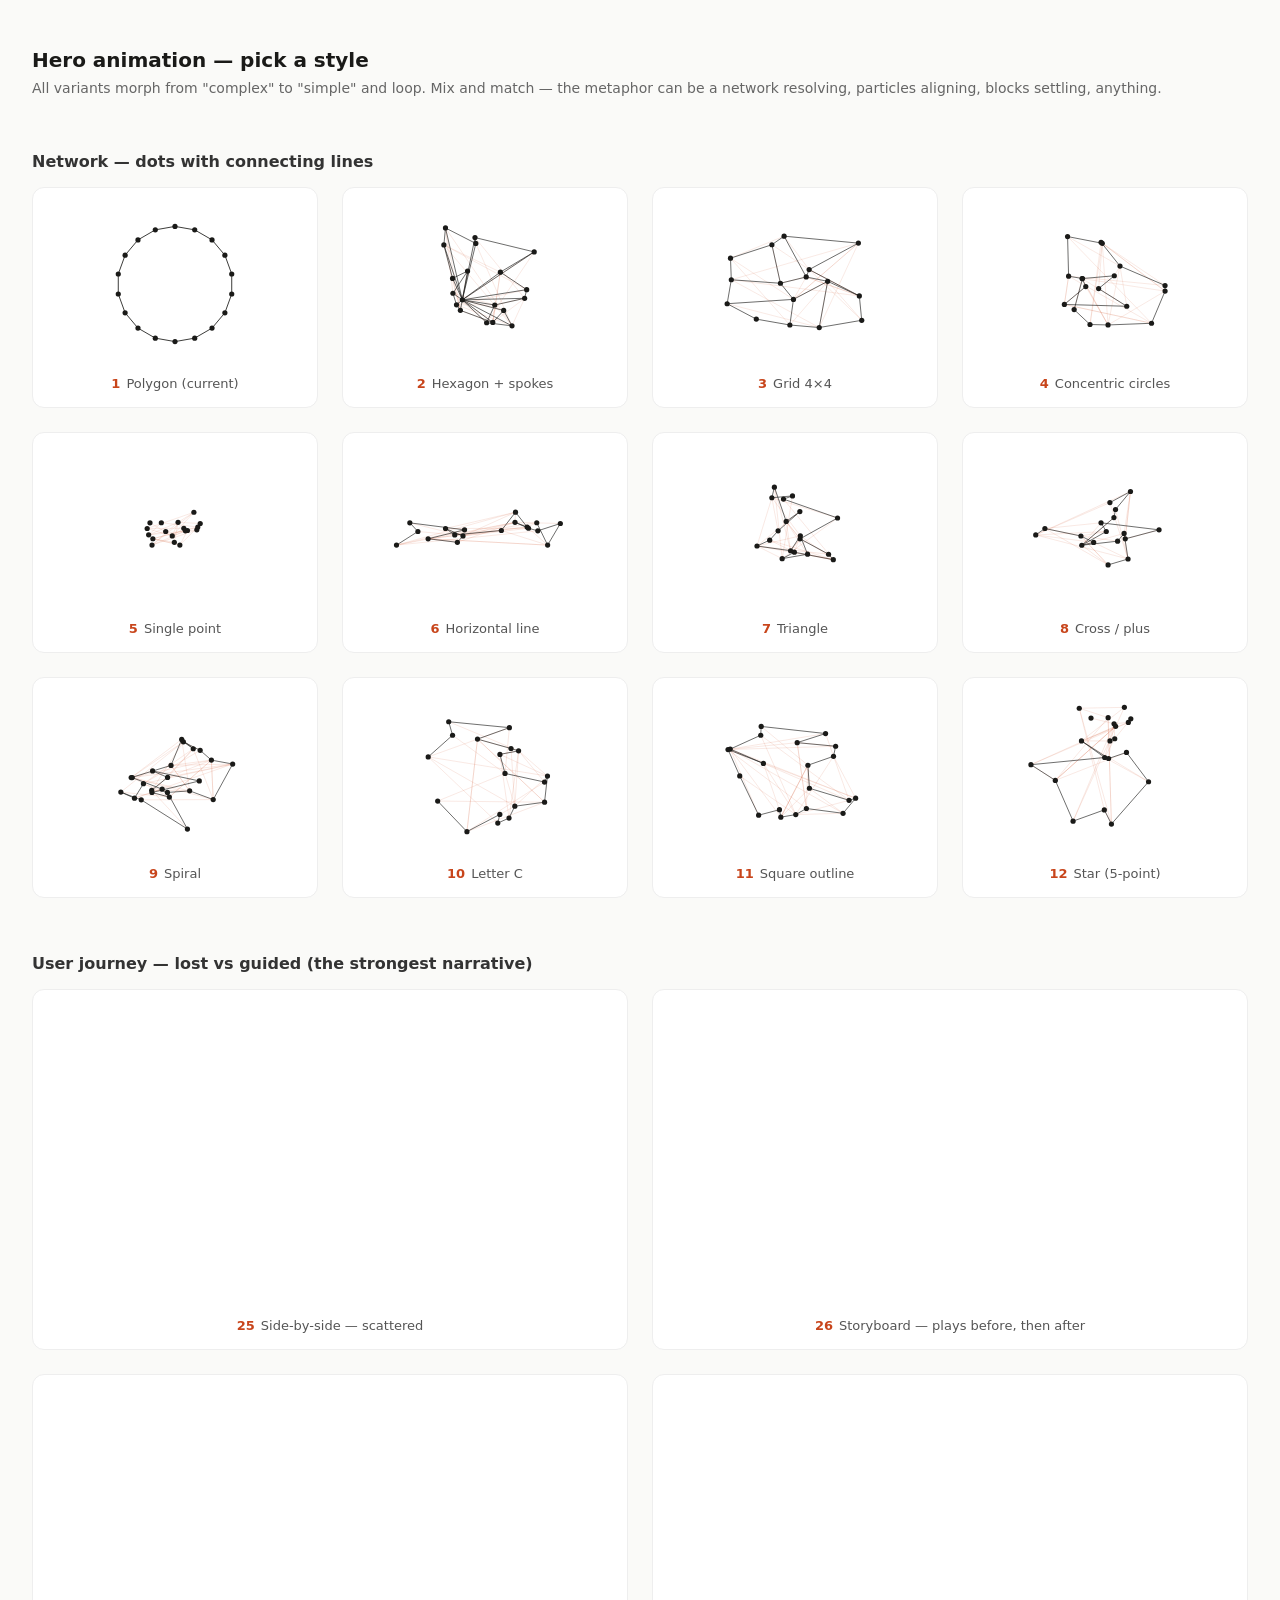
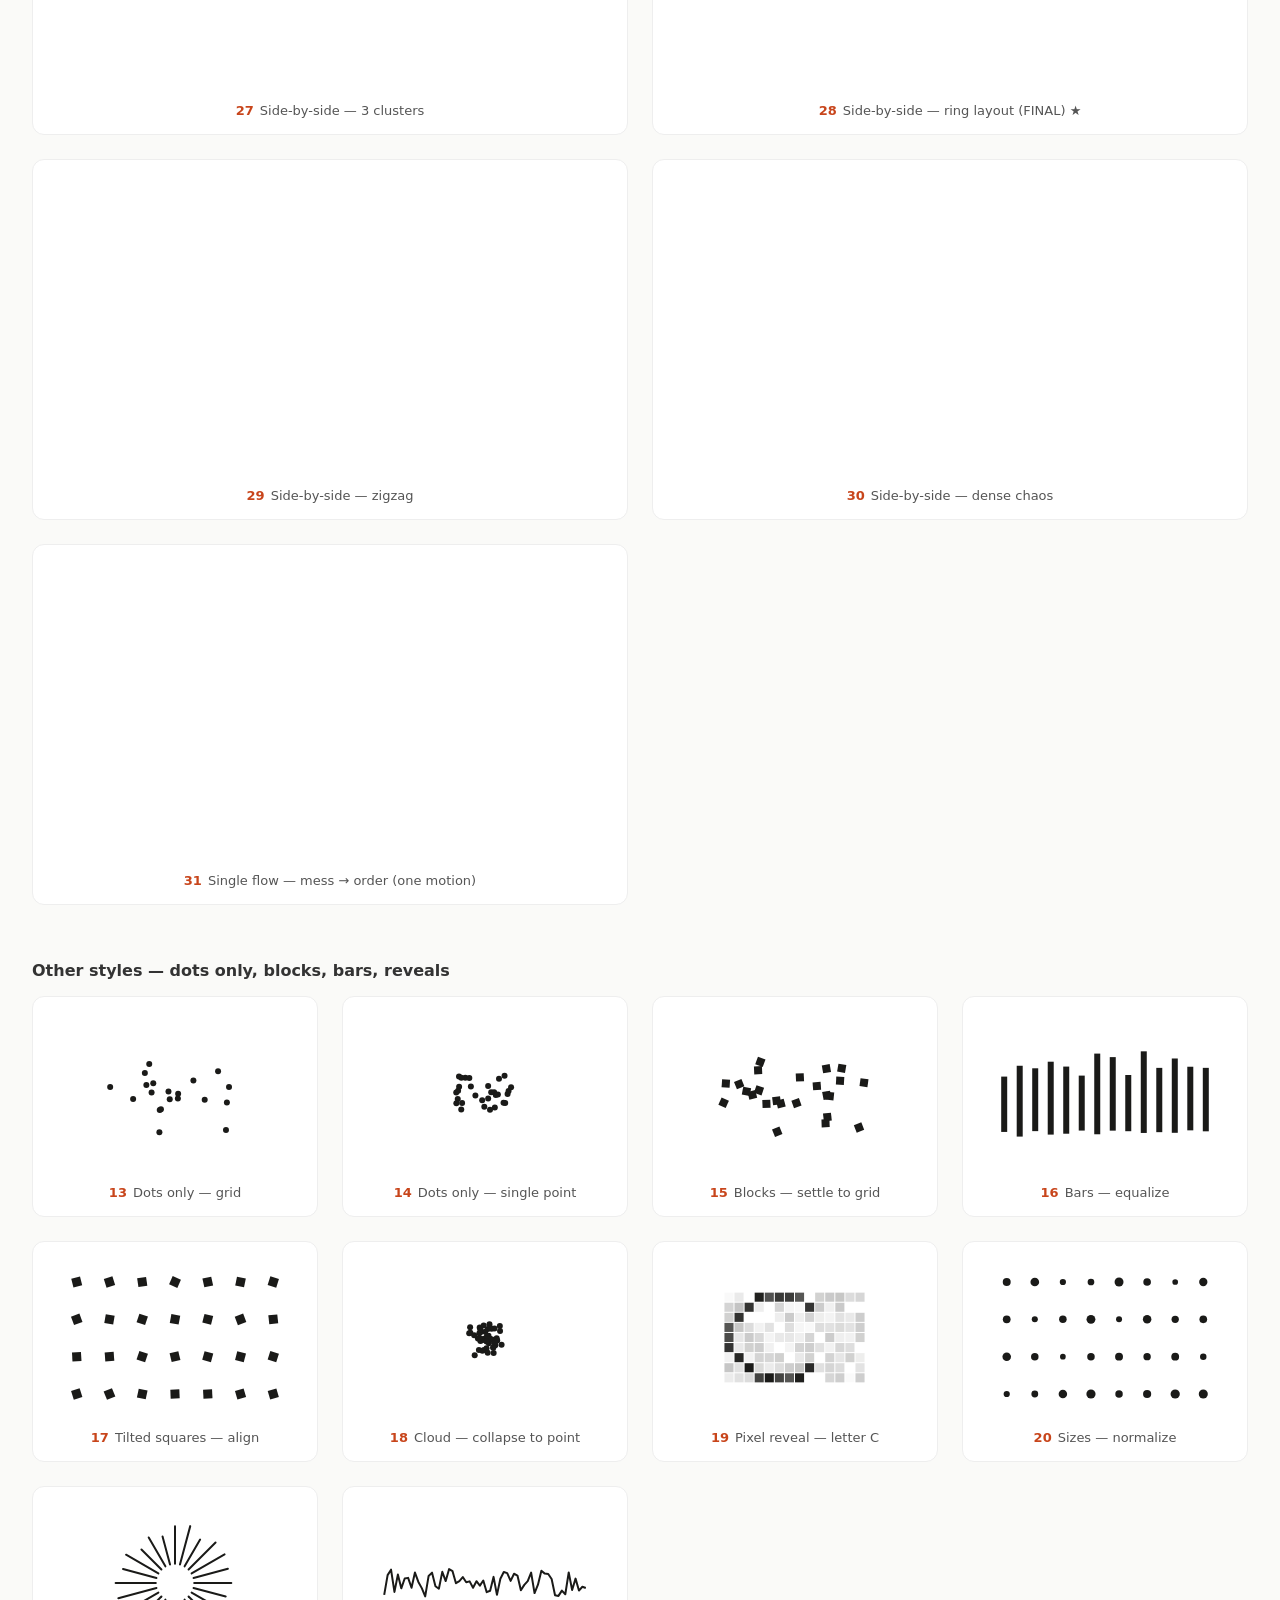
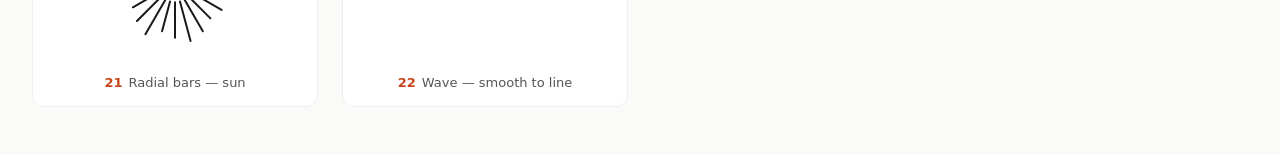
<file: anim-preview.html>
<!DOCTYPE html>
<html lang="en">
<head>
  <!-- Google tag (gtag.js) -->
  <script async src="https://www.googletagmanager.com/gtag/js?id=G-3W3DC31QMG"></script>
  <script>
    window.dataLayer = window.dataLayer || [];
    function gtag(){dataLayer.push(arguments);}
    gtag('js', new Date());
    gtag('config', 'G-3W3DC31QMG');
  </script>
<meta charset="UTF-8">
<title>Hero animation — pick a shape</title>
<link rel="preconnect" href="https://fonts.googleapis.com">
<link rel="preconnect" href="https://fonts.gstatic.com" crossorigin>
<link href="https://fonts.googleapis.com/css2?family=DM+Sans:wght@400;500&display=swap" rel="stylesheet">
<style>
  body {
    font-family: -apple-system, system-ui, sans-serif;
    background: #fafaf8;
    color: #1A1A18;
    margin: 0;
    padding: 48px 32px;
  }
  h1 { font-size: 20px; font-weight: 600; margin: 0 0 8px; }
  h2 { font-size: 16px; font-weight: 600; margin: 56px 0 16px; color: #333; }
  p.sub { color: #666; margin: 0 0 40px; font-size: 14px; }
  .grid {
    display: grid;
    grid-template-columns: repeat(auto-fill, minmax(280px, 1fr));
    gap: 24px;
  }
  .card {
    background: #fff;
    border: 1px solid #eee;
    border-radius: 12px;
    padding: 16px;
    display: flex;
    flex-direction: column;
    align-items: center;
  }
  .card canvas {
    width: 100%;
    height: 160px;
    display: block;
  }
  .grid-wide {
    display: grid;
    grid-template-columns: repeat(auto-fill, minmax(460px, 1fr));
    gap: 24px;
  }
  .grid-wide .card canvas {
    height: 300px;
  }
  .label {
    margin-top: 12px;
    font-size: 13px;
    color: #555;
    font-weight: 500;
  }
  .num {
    color: #C8451B;
    font-weight: 700;
    margin-right: 6px;
  }
</style>
</head>
<body>
  <h1>Hero animation — pick a style</h1>
  <p class="sub">All variants morph from "complex" to "simple" and loop. Mix and match — the metaphor can be a network resolving, particles aligning, blocks settling, anything.</p>

  <h2>Network — dots with connecting lines</h2>
  <div class="grid" id="grid"></div>

  <h2>User journey — lost vs guided (the strongest narrative)</h2>
  <div class="grid-wide" id="grid4"></div>

  <h2>Other styles — dots only, blocks, bars, reveals</h2>
  <div class="grid" id="grid2"></div>

<script>
const variants = [
  { name: "Polygon (current)", n: 18, build: polygon },
  { name: "Hexagon + spokes", n: 19, build: hexSpokes },
  { name: "Grid 4×4", n: 16, build: gridShape },
  { name: "Concentric circles", n: 18, build: concentric },
  { name: "Single point", n: 18, build: singlePoint },
  { name: "Horizontal line", n: 18, build: line },
  { name: "Triangle", n: 18, build: triangle },
  { name: "Cross / plus", n: 17, build: cross },
  { name: "Spiral", n: 24, build: spiral },
  { name: "Letter C", n: 18, build: letterC },
  { name: "Square outline", n: 20, build: square },
  { name: "Star (5-point)", n: 20, build: star },
];

function polygon(N, W, H) {
  const cx = W/2, cy = H/2, r = Math.min(W, H) * 0.36;
  const pts = [];
  for (let i = 0; i < N; i++) {
    const a = (i/N)*Math.PI*2 - Math.PI/2;
    pts.push({ x: cx + Math.cos(a)*r, y: cy + Math.sin(a)*r });
  }
  const edges = [];
  for (let i = 0; i < N; i++) edges.push([i, (i+1)%N]);
  return { pts, edges };
}
function hexSpokes(N, W, H) {
  const cx = W/2, cy = H/2, r = Math.min(W, H)*0.36;
  const pts = [{x:cx, y:cy}];
  const ring = N - 1;
  for (let i = 0; i < ring; i++) {
    const a = (i/ring)*Math.PI*2 - Math.PI/2;
    pts.push({ x: cx + Math.cos(a)*r, y: cy + Math.sin(a)*r });
  }
  const edges = [];
  for (let i = 1; i <= ring; i++) {
    edges.push([0, i]);
    edges.push([i, i === ring ? 1 : i+1]);
  }
  return { pts, edges };
}
function gridShape(N, W, H) {
  const side = Math.round(Math.sqrt(N));
  const sw = Math.min(W, H) * 0.7;
  const x0 = W/2 - sw/2, y0 = H/2 - sw/2, step = sw/(side-1);
  const pts = [];
  for (let r = 0; r < side; r++)
    for (let c = 0; c < side; c++)
      pts.push({ x: x0 + c*step, y: y0 + r*step });
  const edges = [];
  for (let r = 0; r < side; r++)
    for (let c = 0; c < side; c++) {
      const i = r*side + c;
      if (c < side-1) edges.push([i, i+1]);
      if (r < side-1) edges.push([i, i+side]);
    }
  return { pts, edges };
}
function concentric(N, W, H) {
  const cx = W/2, cy = H/2;
  const r1 = Math.min(W, H)*0.18, r2 = Math.min(W, H)*0.4;
  const inner = 6, outer = N - inner;
  const pts = [];
  for (let i = 0; i < inner; i++) {
    const a = (i/inner)*Math.PI*2 - Math.PI/2;
    pts.push({ x: cx + Math.cos(a)*r1, y: cy + Math.sin(a)*r1 });
  }
  for (let i = 0; i < outer; i++) {
    const a = (i/outer)*Math.PI*2 - Math.PI/2;
    pts.push({ x: cx + Math.cos(a)*r2, y: cy + Math.sin(a)*r2 });
  }
  const edges = [];
  for (let i = 0; i < inner; i++) edges.push([i, (i+1)%inner]);
  for (let i = 0; i < outer; i++) edges.push([inner+i, inner+((i+1)%outer)]);
  return { pts, edges };
}
function singlePoint(N, W, H) {
  const cx = W/2, cy = H/2;
  const pts = [];
  for (let i = 0; i < N; i++) pts.push({ x: cx, y: cy });
  return { pts, edges: [] };
}
function line(N, W, H) {
  const y = H/2, x0 = W*0.15, x1 = W*0.85, step = (x1-x0)/(N-1);
  const pts = [];
  for (let i = 0; i < N; i++) pts.push({ x: x0 + i*step, y });
  const edges = [];
  for (let i = 0; i < N-1; i++) edges.push([i, i+1]);
  return { pts, edges };
}
function triangle(N, W, H) {
  const cx = W/2, cy = H/2, r = Math.min(W, H)*0.4;
  const corners = [
    { x: cx, y: cy - r },
    { x: cx + r*Math.cos(Math.PI/6), y: cy + r*Math.sin(Math.PI/6) },
    { x: cx - r*Math.cos(Math.PI/6), y: cy + r*Math.sin(Math.PI/6) },
  ];
  const perSide = Math.floor(N/3);
  const pts = [];
  for (let s = 0; s < 3; s++) {
    const a = corners[s], b = corners[(s+1)%3];
    for (let i = 0; i < perSide; i++) {
      const t = i/perSide;
      pts.push({ x: a.x + (b.x-a.x)*t, y: a.y + (b.y-a.y)*t });
    }
  }
  while (pts.length < N) pts.push({...corners[0]});
  const edges = [];
  for (let i = 0; i < pts.length; i++) edges.push([i, (i+1)%pts.length]);
  return { pts, edges };
}
function cross(N, W, H) {
  const cx = W/2, cy = H/2, len = Math.min(W, H)*0.36;
  const arm = Math.floor((N-1)/4);
  const pts = [{x:cx, y:cy}];
  const dirs = [[1,0],[-1,0],[0,1],[0,-1]];
  for (const [dx, dy] of dirs) {
    for (let i = 1; i <= arm; i++) {
      const t = i/arm;
      pts.push({ x: cx + dx*len*t, y: cy + dy*len*t });
    }
  }
  while (pts.length < N) pts.push({x:cx, y:cy});
  const edges = [];
  for (let d = 0; d < 4; d++) {
    edges.push([0, 1 + d*arm]);
    for (let i = 1; i < arm; i++) edges.push([1 + d*arm + i - 1, 1 + d*arm + i]);
  }
  return { pts, edges };
}
function spiral(N, W, H) {
  const cx = W/2, cy = H/2, maxR = Math.min(W, H)*0.42;
  const pts = [];
  for (let i = 0; i < N; i++) {
    const t = i/(N-1);
    const a = t * Math.PI * 3;
    const r = maxR * t;
    pts.push({ x: cx + Math.cos(a)*r, y: cy + Math.sin(a)*r });
  }
  const edges = [];
  for (let i = 0; i < N-1; i++) edges.push([i, i+1]);
  return { pts, edges };
}
function letterC(N, W, H) {
  const cx = W/2, cy = H/2, r = Math.min(W, H)*0.4;
  const pts = [];
  for (let i = 0; i < N; i++) {
    const t = i/(N-1);
    const a = -Math.PI*0.75 + t*Math.PI*1.5;
    pts.push({ x: cx + Math.cos(a)*r, y: cy + Math.sin(a)*r });
  }
  const edges = [];
  for (let i = 0; i < N-1; i++) edges.push([i, i+1]);
  return { pts, edges };
}
function square(N, W, H) {
  const cx = W/2, cy = H/2, s = Math.min(W, H)*0.7;
  const x0 = cx - s/2, y0 = cy - s/2;
  const corners = [
    { x: x0, y: y0 }, { x: x0+s, y: y0 },
    { x: x0+s, y: y0+s }, { x: x0, y: y0+s },
  ];
  const perSide = Math.floor(N/4);
  const pts = [];
  for (let i = 0; i < 4; i++) {
    const a = corners[i], b = corners[(i+1)%4];
    for (let j = 0; j < perSide; j++) {
      const t = j/perSide;
      pts.push({ x: a.x + (b.x-a.x)*t, y: a.y + (b.y-a.y)*t });
    }
  }
  while (pts.length < N) pts.push({...corners[0]});
  const edges = [];
  for (let i = 0; i < pts.length; i++) edges.push([i, (i+1)%pts.length]);
  return { pts, edges };
}
function star(N, W, H) {
  const cx = W/2, cy = H/2;
  const R = Math.min(W, H)*0.42, r = R*0.45;
  const pts = [];
  for (let i = 0; i < 10; i++) {
    const a = (i/10)*Math.PI*2 - Math.PI/2;
    const rad = i%2 === 0 ? R : r;
    pts.push({ x: cx + Math.cos(a)*rad, y: cy + Math.sin(a)*rad });
  }
  while (pts.length < N) pts.push({...pts[0]});
  const edges = [];
  for (let i = 0; i < 10; i++) edges.push([i, (i+1)%10]);
  return { pts, edges };
}

function seeded(seed) {
  const x = Math.sin(seed * 9301 + 49297) * 233280;
  return x - Math.floor(x);
}
function easeInOut(t) {
  return t < 0.5 ? 2*t*t : 1 - Math.pow(-2*t+2, 2)/2;
}

function makeAnim(canvas, variant) {
  const ctx = canvas.getContext("2d");
  const dpr = window.devicePixelRatio || 1;
  let W = 0, H = 0;
  let dots = [], messyEdges = [], cleanEdges = [], N = variant.n;

  function layout() {
    const target = variant.build(N, W, H);
    const cleanPts = target.pts;
    cleanEdges = target.edges;
    dots = [];
    for (let i = 0; i < N; i++) {
      dots.push({
        clean: cleanPts[i],
        messy: { x: 16 + seeded(i+1)*(W-32), y: 14 + seeded(i+101)*(H-28) },
        x: 0, y: 0
      });
    }
    messyEdges = [];
    for (let k = 0; k < Math.floor(N*1.6); k++) {
      const a = Math.floor(seeded(k+201)*N);
      const b = Math.floor(seeded(k+401)*N);
      if (a !== b) messyEdges.push([a, b]);
    }
  }
  function resize() {
    const rect = canvas.getBoundingClientRect();
    W = rect.width; H = rect.height;
    canvas.width = Math.round(W*dpr);
    canvas.height = Math.round(H*dpr);
    ctx.setTransform(dpr, 0, 0, dpr, 0, 0);
    layout();
  }
  const start = performance.now();
  const MORPH = 2800, PAUSE = 900, CYCLE = (MORPH+PAUSE)*2;
  function frame(now) {
    const elapsed = (now - start) % CYCLE;
    let t;
    if (elapsed < MORPH) t = elapsed/MORPH;
    else if (elapsed < MORPH+PAUSE) t = 1;
    else if (elapsed < MORPH*2+PAUSE) t = 1 - (elapsed-MORPH-PAUSE)/MORPH;
    else t = 0;
    const et = easeInOut(t);

    ctx.clearRect(0, 0, W, H);
    for (let i = 0; i < N; i++) {
      const d = dots[i];
      d.x = d.messy.x + (d.clean.x - d.messy.x)*et;
      d.y = d.messy.y + (d.clean.y - d.messy.y)*et;
    }
    ctx.lineWidth = 1;
    ctx.strokeStyle = "rgba(200,69,27," + (0.45*(1-et)) + ")";
    ctx.beginPath();
    for (const [a, b] of messyEdges) {
      ctx.moveTo(dots[a].x, dots[a].y);
      ctx.lineTo(dots[b].x, dots[b].y);
    }
    ctx.stroke();
    ctx.strokeStyle = "rgba(26,26,24," + (0.85*et) + ")";
    ctx.beginPath();
    for (const [a, b] of cleanEdges) {
      ctx.moveTo(dots[a].x, dots[a].y);
      ctx.lineTo(dots[b].x, dots[b].y);
    }
    ctx.stroke();
    ctx.fillStyle = "#1A1A18";
    for (const d of dots) {
      ctx.beginPath();
      ctx.arc(d.x, d.y, 2.6, 0, Math.PI*2);
      ctx.fill();
    }
    requestAnimationFrame(frame);
  }
  resize();
  window.addEventListener("resize", resize);
  requestAnimationFrame(frame);
}

const gridEl = document.getElementById("grid");
variants.forEach((v, i) => {
  const card = document.createElement("div");
  card.className = "card";
  card.innerHTML = '<canvas></canvas><div class="label"><span class="num">' + (i+1) + '</span>' + v.name + '</div>';
  gridEl.appendChild(card);
  makeAnim(card.querySelector("canvas"), v);
});

/* ============ Other styles ============ */
function runAnim(canvas, initFn, drawFn) {
  const ctx = canvas.getContext("2d");
  const dpr = window.devicePixelRatio || 1;
  let W = 0, H = 0, state = null;
  function resize() {
    const rect = canvas.getBoundingClientRect();
    W = rect.width; H = rect.height;
    canvas.width = Math.round(W*dpr);
    canvas.height = Math.round(H*dpr);
    ctx.setTransform(dpr, 0, 0, dpr, 0, 0);
    state = initFn(W, H);
  }
  const start = performance.now();
  const MORPH = 2800, PAUSE = 900, CYCLE = (MORPH+PAUSE)*2;
  function frame(now) {
    const elapsed = (now - start) % CYCLE;
    let t;
    if (elapsed < MORPH) t = elapsed/MORPH;
    else if (elapsed < MORPH+PAUSE) t = 1;
    else if (elapsed < MORPH*2+PAUSE) t = 1 - (elapsed-MORPH-PAUSE)/MORPH;
    else t = 0;
    const et = easeInOut(t);
    ctx.clearRect(0, 0, W, H);
    drawFn(ctx, et, W, H, state);
    requestAnimationFrame(frame);
  }
  resize();
  window.addEventListener("resize", resize);
  requestAnimationFrame(frame);
}

function messyPos(i, W, H, padX = 16, padY = 14) {
  return { x: padX + seeded(i+1)*(W-padX*2), y: padY + seeded(i+101)*(H-padY*2) };
}

/* 1. Dots only — collapse into clean grid */
function init_dotsGrid(W, H) {
  const N = 20, side = 5, rows = 4;
  const sw = Math.min(W, H)*0.7, sh = sw*0.55;
  const x0 = W/2 - sw/2, y0 = H/2 - sh/2;
  const stepX = sw/(side-1), stepY = sh/(rows-1);
  const dots = [];
  for (let r = 0; r < rows; r++)
    for (let c = 0; c < side; c++) {
      const i = dots.length;
      dots.push({ clean: { x: x0+c*stepX, y: y0+r*stepY }, messy: messyPos(i, W, H) });
    }
  return { dots };
}
function draw_dotsOnly(ctx, et, W, H, s) {
  ctx.fillStyle = "#1A1A18";
  for (const d of s.dots) {
    const x = d.messy.x + (d.clean.x-d.messy.x)*et;
    const y = d.messy.y + (d.clean.y-d.messy.y)*et;
    ctx.beginPath();
    ctx.arc(x, y, 3, 0, Math.PI*2);
    ctx.fill();
  }
}

/* 2. Dots only — collapse to single point */
function init_dotsPoint(W, H) {
  const N = 30;
  const cx = W/2, cy = H/2;
  const dots = [];
  for (let i = 0; i < N; i++) dots.push({ clean: {x:cx, y:cy}, messy: messyPos(i, W, H) });
  return { dots };
}

/* 3. Blocks — random rotated squares settle into a clean grid */
function init_blocks(W, H) {
  const cols = 6, rows = 4, N = cols*rows;
  const sw = Math.min(W, H)*0.78, sh = sw*0.55;
  const x0 = W/2 - sw/2, y0 = H/2 - sh/2;
  const stepX = sw/(cols-1), stepY = sh/(rows-1);
  const items = [];
  for (let r = 0; r < rows; r++)
    for (let c = 0; c < cols; c++) {
      const i = items.length;
      items.push({
        clean: { x: x0+c*stepX, y: y0+r*stepY },
        messy: messyPos(i, W, H, 18, 18),
        rotMessy: (seeded(i+501)-0.5)*Math.PI,
        size: 8
      });
    }
  return { items };
}
function draw_blocks(ctx, et, W, H, s) {
  ctx.fillStyle = "#1A1A18";
  for (const it of s.items) {
    const x = it.messy.x + (it.clean.x-it.messy.x)*et;
    const y = it.messy.y + (it.clean.y-it.messy.y)*et;
    const rot = it.rotMessy * (1-et);
    ctx.save();
    ctx.translate(x, y);
    ctx.rotate(rot);
    ctx.fillRect(-it.size/2, -it.size/2, it.size, it.size);
    ctx.restore();
  }
}

/* 4. Bars — random heights equalize into clean row */
function init_bars(W, H) {
  const N = 14;
  const margin = W*0.1;
  const usable = W - margin*2;
  const step = usable/(N-1);
  const baseY = H*0.78;
  const cleanH = H*0.45;
  const items = [];
  for (let i = 0; i < N; i++) {
    items.push({
      x: margin + i*step,
      messyH: 8 + seeded(i+701)*(H*0.65),
      messyY: baseY - 4 - seeded(i+801)*(H*0.15),
      cleanH, cleanY: baseY,
      w: 6
    });
  }
  return { items };
}
function draw_bars(ctx, et, W, H, s) {
  ctx.fillStyle = "#1A1A18";
  for (const it of s.items) {
    const h = it.messyH + (it.cleanH - it.messyH)*et;
    const y = it.messyY + (it.cleanY - it.messyY)*et;
    ctx.fillRect(it.x - it.w/2, y - h, it.w, h);
  }
}

/* 5. Tilted squares — only rotation resolves (positions stay) */
function init_tilted(W, H) {
  const cols = 7, rows = 4;
  const sw = W*0.78, sh = H*0.7;
  const x0 = W/2 - sw/2, y0 = H/2 - sh/2;
  const stepX = sw/(cols-1), stepY = sh/(rows-1);
  const items = [];
  for (let r = 0; r < rows; r++)
    for (let c = 0; c < cols; c++) {
      const i = items.length;
      items.push({
        x: x0+c*stepX, y: y0+r*stepY,
        rot: (seeded(i+901)-0.5)*Math.PI,
        size: 9
      });
    }
  return { items };
}
function draw_tilted(ctx, et, W, H, s) {
  ctx.fillStyle = "#1A1A18";
  for (const it of s.items) {
    const rot = it.rot*(1-et);
    ctx.save();
    ctx.translate(it.x, it.y);
    ctx.rotate(rot);
    ctx.fillRect(-it.size/2, -it.size/2, it.size, it.size);
    ctx.restore();
  }
}

/* 6. Cloud — wide cluster shrinks into a tight point */
function init_cloud(W, H) {
  const N = 50;
  const cx = W/2, cy = H/2;
  const dots = [];
  for (let i = 0; i < N; i++) {
    const a = seeded(i+1)*Math.PI*2;
    const r = seeded(i+201)*Math.min(W, H)*0.45;
    dots.push({
      messy: { x: cx + Math.cos(a)*r, y: cy + Math.sin(a)*r },
      clean: { x: cx + (seeded(i+301)-0.5)*6, y: cy + (seeded(i+401)-0.5)*6 }
    });
  }
  return { dots };
}

/* 7. Pixel grid — random alpha resolves into letter "C" */
function init_pixelC(W, H) {
  const cols = 14, rows = 9;
  const cellW = W*0.04, cellH = cellW;
  const totalW = cellW*cols, totalH = cellH*rows;
  const x0 = W/2 - totalW/2, y0 = H/2 - totalH/2;
  // hand-drawn "C"
  const C = [
    "...11111....",
    "..1.....1...",
    ".1...........",
    "1............",
    "1............",
    "1............",
    ".1...........",
    "..1.....1...",
    "...11111....",
  ];
  const cells = [];
  for (let r = 0; r < rows; r++)
    for (let c = 0; c < cols; c++) {
      const inC = (C[r] && C[r][c] === '1');
      cells.push({
        x: x0 + c*cellW, y: y0 + r*cellH,
        w: cellW-1, h: cellH-1,
        messyA: seeded(r*cols+c+1),
        cleanA: inC ? 1 : 0
      });
    }
  return { cells };
}
function draw_pixelC(ctx, et, W, H, s) {
  for (const c of s.cells) {
    const a = c.messyA + (c.cleanA - c.messyA)*et;
    if (a < 0.02) continue;
    ctx.fillStyle = "rgba(26,26,24," + a + ")";
    ctx.fillRect(c.x, c.y, c.w, c.h);
  }
}

/* 8. Size normalization — varied dot sizes equalize, no movement */
function init_sizes(W, H) {
  const cols = 8, rows = 4;
  const sw = W*0.78, sh = H*0.7;
  const x0 = W/2 - sw/2, y0 = H/2 - sh/2;
  const stepX = sw/(cols-1), stepY = sh/(rows-1);
  const dots = [];
  for (let r = 0; r < rows; r++)
    for (let c = 0; c < cols; c++) {
      const i = dots.length;
      dots.push({ x: x0+c*stepX, y: y0+r*stepY, messyR: 1 + seeded(i+1101)*8, cleanR: 3 });
    }
  return { dots };
}
function draw_sizes(ctx, et, W, H, s) {
  ctx.fillStyle = "#1A1A18";
  for (const d of s.dots) {
    const r = d.messyR + (d.cleanR - d.messyR)*et;
    ctx.beginPath();
    ctx.arc(d.x, d.y, r, 0, Math.PI*2);
    ctx.fill();
  }
}

/* 9. Radial bars (sun) — random lengths equalize into a clean ring */
function init_sun(W, H) {
  const N = 24;
  const cx = W/2, cy = H/2;
  const r0 = Math.min(W, H)*0.12;
  const cleanLen = Math.min(W, H)*0.22;
  const bars = [];
  for (let i = 0; i < N; i++) {
    const a = (i/N)*Math.PI*2;
    bars.push({
      a, cx, cy, r0,
      messyLen: 4 + seeded(i+1201)*Math.min(W, H)*0.36,
      cleanLen
    });
  }
  return { bars };
}
function draw_sun(ctx, et, W, H, s) {
  ctx.strokeStyle = "#1A1A18";
  ctx.lineWidth = 2;
  ctx.lineCap = "round";
  for (const b of s.bars) {
    const len = b.messyLen + (b.cleanLen - b.messyLen)*et;
    const x1 = b.cx + Math.cos(b.a)*b.r0;
    const y1 = b.cy + Math.sin(b.a)*b.r0;
    const x2 = b.cx + Math.cos(b.a)*(b.r0+len);
    const y2 = b.cy + Math.sin(b.a)*(b.r0+len);
    ctx.beginPath();
    ctx.moveTo(x1, y1);
    ctx.lineTo(x2, y2);
    ctx.stroke();
  }
}

/* 10. Noisy waveform smooths into a flat line */
function init_wave(W, H) {
  const N = 60;
  const x0 = W*0.1, x1 = W*0.9;
  const cy = H/2;
  const amp = H*0.32;
  const points = [];
  for (let i = 0; i < N; i++) {
    const t = i/(N-1);
    points.push({
      x: x0 + (x1-x0)*t,
      messyY: cy + (seeded(i+1301)-0.5)*amp*2,
      cleanY: cy
    });
  }
  return { points };
}
function draw_wave(ctx, et, W, H, s) {
  ctx.strokeStyle = "#1A1A18";
  ctx.lineWidth = 2;
  ctx.lineJoin = "round";
  ctx.beginPath();
  for (let i = 0; i < s.points.length; i++) {
    const p = s.points[i];
    const y = p.messyY + (p.cleanY - p.messyY)*et;
    if (i === 0) ctx.moveTo(p.x, y);
    else ctx.lineTo(p.x, y);
  }
  ctx.stroke();
}

const otherIdeas = [
  { name: "Dots only — grid",        init: init_dotsGrid, draw: draw_dotsOnly },
  { name: "Dots only — single point",init: init_dotsPoint, draw: draw_dotsOnly },
  { name: "Blocks — settle to grid", init: init_blocks,    draw: draw_blocks },
  { name: "Bars — equalize",         init: init_bars,      draw: draw_bars },
  { name: "Tilted squares — align",  init: init_tilted,    draw: draw_tilted },
  { name: "Cloud — collapse to point",init: init_cloud,    draw: draw_dotsOnly },
  { name: "Pixel reveal — letter C", init: init_pixelC,    draw: draw_pixelC },
  { name: "Sizes — normalize",       init: init_sizes,     draw: draw_sizes },
  { name: "Radial bars — sun",       init: init_sun,       draw: draw_sun },
  { name: "Wave — smooth to line",   init: init_wave,      draw: draw_wave },
];

const gridEl2 = document.getElementById("grid2");
otherIdeas.forEach((v, i) => {
  const card = document.createElement("div");
  card.className = "card";
  card.innerHTML = '<canvas></canvas><div class="label"><span class="num">' + (i+13) + '</span>' + v.name + '</div>';
  gridEl2.appendChild(card);
  runAnim(card.querySelector("canvas"), v.init, v.draw);
});

/* ============ UI mockups (literal) ============ */
function roundRect(ctx, x, y, w, h, r) {
  ctx.beginPath();
  ctx.moveTo(x+r, y);
  ctx.arcTo(x+w, y, x+w, y+h, r);
  ctx.arcTo(x+w, y+h, x, y+h, r);
  ctx.arcTo(x, y+h, x, y, r);
  ctx.arcTo(x, y, x+w, y, r);
  ctx.closePath();
}

function makeMessy(blocks, ix, iy, iw, ih, seedBase) {
  return blocks.map((c, i) => ({
    clean: c,
    messy: {
      x: ix + seeded(i+seedBase)*(iw - 50),
      y: iy + seeded(i+seedBase+100)*(ih - 24),
      w: 14 + seeded(i+seedBase+200)*60,
      h: 5 + seeded(i+seedBase+300)*22
    },
    rot: (seeded(i+seedBase+400)-0.5)*0.7
  }));
}

/* Web app */
function init_webApp(W, H) {
  const fw = W*0.86;
  const fh = H*0.84;
  const fx = (W-fw)/2;
  const fy = (H-fh)/2;
  const chromeH = Math.max(16, fh*0.07);
  const ix = fx + fw*0.025;
  const iy = fy + chromeH + fh*0.04;
  const iw = fw - fw*0.05;
  const ih = fh - chromeH - fh*0.07;

  const sbW = iw*0.22;
  const headerH = ih*0.09;
  const mx = ix + sbW + iw*0.025;
  const mw = iw - sbW - iw*0.025;
  const blocks = [];
  // Top header bar
  blocks.push({ x: ix, y: iy, w: iw, h: headerH });
  // Sidebar items (5)
  for (let i = 0; i < 5; i++) {
    blocks.push({ x: ix+iw*0.015, y: iy+headerH+ih*0.06+i*ih*0.09, w: sbW-iw*0.03, h: ih*0.05 });
  }
  // Main page title
  blocks.push({ x: mx, y: iy+headerH+ih*0.06, w: mw*0.45, h: ih*0.07 });
  // KPI row (3)
  const kpiY = iy+headerH+ih*0.2;
  const kpiH = ih*0.18;
  for (let i = 0; i < 3; i++) {
    blocks.push({ x: mx+i*(mw*0.34), y: kpiY, w: mw*0.31, h: kpiH });
  }
  // Big chart card
  blocks.push({ x: mx, y: kpiY+kpiH+ih*0.05, w: mw, h: ih*0.32 });

  return {
    frame: { x: fx, y: fy, w: fw, h: fh, chromeH },
    frameType: 'web',
    blocks: makeMessy(blocks, ix, iy, iw, ih, 11)
  };
}

/* iOS app */
function init_phoneApp(W, H) {
  const ph = H*0.92;
  const pw = ph*0.5;
  const px = (W-pw)/2;
  const py = (H-ph)/2;
  const radius = pw*0.11;
  const statusH = ph*0.04;
  const tabH = ph*0.08;
  const ix = px + pw*0.07;
  const iy = py + statusH + ph*0.04;
  const iw = pw - pw*0.14;
  const ih = ph - statusH - tabH - ph*0.09;

  const blocks = [];
  // Nav title (centered, narrow)
  blocks.push({ x: ix+iw*0.2, y: iy, w: iw*0.6, h: ih*0.05 });
  // Search bar
  blocks.push({ x: ix, y: iy+ih*0.1, w: iw, h: ih*0.06 });
  // 4 list rows
  for (let i = 0; i < 4; i++) {
    blocks.push({ x: ix, y: iy+ih*0.22+i*ih*0.13, w: iw, h: ih*0.1 });
  }
  // Featured card
  blocks.push({ x: ix, y: iy+ih*0.78, w: iw, h: ih*0.18 });
  // Tab bar icons (4)
  for (let i = 0; i < 4; i++) {
    blocks.push({ x: px+pw*0.12+i*pw*0.22, y: py+ph-tabH+ph*0.018, w: pw*0.13, h: ph*0.035 });
  }

  return {
    frame: { x: px, y: py, w: pw, h: ph, radius },
    frameType: 'phone',
    blocks: makeMessy(blocks, ix, iy, iw, ih, 21)
  };
}

function draw_uiBlocks(ctx, et, W, H, s) {
  const f = s.frame;

  if (s.frameType === 'web') {
    ctx.fillStyle = "#fff";
    ctx.fillRect(f.x, f.y, f.w, f.h);
    ctx.strokeStyle = "#ddd";
    ctx.lineWidth = 1;
    ctx.strokeRect(f.x, f.y, f.w, f.h);
    // chrome bar
    ctx.fillStyle = "#f3f1ec";
    ctx.fillRect(f.x, f.y, f.w, f.chromeH);
    ctx.beginPath();
    ctx.moveTo(f.x, f.y + f.chromeH);
    ctx.lineTo(f.x + f.w, f.y + f.chromeH);
    ctx.strokeStyle = "#e2e0db";
    ctx.stroke();
    // 3 dots
    ctx.fillStyle = "#d0cdc6";
    for (let i = 0; i < 3; i++) {
      ctx.beginPath();
      ctx.arc(f.x + 10 + i*11, f.y + f.chromeH/2, 2.8, 0, Math.PI*2);
      ctx.fill();
    }
  } else {
    ctx.fillStyle = "#fff";
    roundRect(ctx, f.x, f.y, f.w, f.h, f.radius);
    ctx.fill();
    ctx.strokeStyle = "#ddd";
    ctx.lineWidth = 1;
    ctx.stroke();
    // notch / pill
    ctx.fillStyle = "#1A1A18";
    const nw = f.w*0.3, nh = f.h*0.018;
    roundRect(ctx, f.x + (f.w-nw)/2, f.y + f.h*0.018, nw, nh, nh/2);
    ctx.fill();
  }

  // Animated content blocks
  ctx.fillStyle = "#1A1A18";
  for (const b of s.blocks) {
    const x = b.messy.x + (b.clean.x - b.messy.x)*et;
    const y = b.messy.y + (b.clean.y - b.messy.y)*et;
    const w = b.messy.w + (b.clean.w - b.messy.w)*et;
    const h = b.messy.h + (b.clean.h - b.messy.h)*et;
    const rot = b.rot * (1 - et);
    ctx.save();
    ctx.translate(x + w/2, y + h/2);
    ctx.rotate(rot);
    ctx.fillRect(-w/2, -h/2, w, h);
    ctx.restore();
  }
}

/* ============ User journey — lost vs guided ============ */
function runAnimRaw(canvas, initFn, drawFn) {
  const ctx = canvas.getContext("2d");
  const dpr = window.devicePixelRatio || 1;
  let W = 0, H = 0, state = null;
  function resize() {
    const rect = canvas.getBoundingClientRect();
    W = rect.width; H = rect.height;
    canvas.width = Math.round(W*dpr);
    canvas.height = Math.round(H*dpr);
    ctx.setTransform(dpr, 0, 0, dpr, 0, 0);
    state = initFn(W, H);
  }
  const start = performance.now();
  function frame(now) {
    ctx.clearRect(0, 0, W, H);
    drawFn(ctx, now - start, W, H, state);
    requestAnimationFrame(frame);
  }
  resize();
  window.addEventListener("resize", resize);
  requestAnimationFrame(frame);
}

function pathPos(nodes, path, t) {
  const segCount = path.length - 1;
  const seg = Math.min(Math.floor(t * segCount), segCount - 1);
  const localT = (t * segCount) - seg;
  const a = nodes[path[seg]];
  const b = nodes[path[seg + 1]];
  return {
    x: a.x + (b.x - a.x) * easeInOut(localT),
    y: a.y + (b.y - a.y) * easeInOut(localT),
    seg
  };
}

/* Hopping: dot jumps from node to node in a parabolic arc,
   with a brief hold on landing. */
function hopPos(nodes, path, t, arcHeight) {
  if (arcHeight == null) arcHeight = 16;
  const segCount = path.length - 1;
  const seg = Math.min(Math.floor(t * segCount), segCount - 1);
  const localT = (t * segCount) - seg;
  const holdFrac = 0.18; // hold on landing
  let moveT;
  if (localT < 1 - holdFrac) {
    moveT = localT / (1 - holdFrac);
  } else {
    moveT = 1;
  }
  const e = easeInOut(moveT);
  const a = nodes[path[seg]];
  const b = nodes[path[seg + 1]];
  const x = a.x + (b.x - a.x) * e;
  const y = a.y + (b.y - a.y) * e;
  // parabolic arc, 0 at endpoints, max at middle
  const arc = Math.sin(moveT * Math.PI) * arcHeight;
  // tiny squash on landing
  const justLanded = localT >= 1 - holdFrac;
  const landPulse = justLanded ? Math.max(0, 1 - (localT - (1 - holdFrac)) / holdFrac) : 0;
  return { x, y: y - arc, seg, moveT, landPulse };
}

/* Side-by-side: messy left, clean right */
function init_journeySplit(W, H) {
  const pad = 16;
  const labelH = 18;
  const halfW = (W - pad*3) / 2;
  const innerH = H - pad*2 - labelH;
  const left  = { x: pad,                 y: pad + labelH, w: halfW, h: innerH };
  const right = { x: pad*2 + halfW,       y: pad + labelH, w: halfW, h: innerH };

  const M = 9;
  const messyNodes = [];
  for (let i = 0; i < M; i++) {
    messyNodes.push({
      x: left.x + 24 + seeded(i+1)*(left.w - 48),
      y: left.y + 24 + seeded(i+101)*(left.h - 48)
    });
  }
  const messyEdges = [];
  for (let k = 0; k < Math.floor(M*1.6); k++) {
    const a = Math.floor(seeded(k+201)*M);
    const b = Math.floor(seeded(k+301)*M);
    if (a !== b) messyEdges.push([a, b]);
  }
  // wandering, with backtracks (visits same nodes twice)
  const messyPath = [0, 3, 6, 2, 6, 8, 4, 1, 5, 7, 8];

  const C = 4;
  const cleanNodes = [];
  for (let i = 0; i < C; i++) {
    cleanNodes.push({
      x: right.x + 32 + (right.w - 64) * (i / (C-1)),
      y: right.y + right.h/2
    });
  }
  const cleanPath = [0, 1, 2, 3];

  return { left, right, messyNodes, messyEdges, messyPath, cleanNodes, cleanPath };
}

function drawFrame(ctx, frame, label) {
  if (label) {
    ctx.fillStyle = "#888";
    ctx.font = "italic 13px -apple-system, system-ui, sans-serif";
    ctx.textAlign = "center";
    ctx.fillText(label, frame.x + frame.w/2, frame.y - 8);
  }
}

function draw_journeySplit(ctx, elapsed, W, H, s) {
  drawFrame(ctx, s.left, "Before — user lost");
  drawFrame(ctx, s.right, "After — clear path");

  // ----- LEFT (messy) -----
  // background spaghetti edges
  ctx.strokeStyle = "rgba(180, 180, 180, 0.5)";
  ctx.lineWidth = 1;
  ctx.beginPath();
  for (const [a, b] of s.messyEdges) {
    ctx.moveTo(s.messyNodes[a].x, s.messyNodes[a].y);
    ctx.lineTo(s.messyNodes[b].x, s.messyNodes[b].y);
  }
  ctx.stroke();
  // step nodes
  for (const n of s.messyNodes) {
    ctx.fillStyle = "#bbb";
    ctx.beginPath();
    ctx.arc(n.x, n.y, 4, 0, Math.PI*2);
    ctx.fill();
  }

  // user dot hopping, turns red as it gets lost
  const messyCycle = 7500;
  const mt = (elapsed % messyCycle) / messyCycle;
  const frustrated = mt > 0.45;
  const stuck = mt > 0.9;
  const effectiveT = stuck ? 0.9 : mt;
  const pos = hopPos(s.messyNodes, s.messyPath, effectiveT, 14);

  // trail connects visited nodes (snaps on landing)
  ctx.strokeStyle = frustrated ? "rgba(200,69,27,0.85)" : "rgba(26,26,24,0.85)";
  ctx.lineWidth = 2;
  ctx.lineCap = "round";
  ctx.beginPath();
  ctx.moveTo(s.messyNodes[s.messyPath[0]].x, s.messyNodes[s.messyPath[0]].y);
  for (let i = 1; i <= pos.seg; i++) {
    const n = s.messyNodes[s.messyPath[i]];
    ctx.lineTo(n.x, n.y);
  }
  ctx.stroke();

  // wiggle when stuck
  let ux = pos.x, uy = pos.y;
  if (stuck) {
    ux += Math.sin(elapsed * 0.04) * 1.5;
    uy += Math.cos(elapsed * 0.05) * 1.5;
  }
  // halo when frustrated
  if (frustrated) {
    ctx.fillStyle = "rgba(200, 69, 27, 0.18)";
    ctx.beginPath();
    ctx.arc(ux, uy, 11, 0, Math.PI*2);
    ctx.fill();
  }
  // squash when landing
  const mr = 5.5 + pos.landPulse * 1.8;
  const mrY = 5.5 - pos.landPulse * 1.2;
  ctx.fillStyle = frustrated ? "#C8451B" : "#1A1A18";
  ctx.beginPath();
  ctx.ellipse(ux, uy, mr, mrY, 0, 0, Math.PI*2);
  ctx.fill();

  // ----- RIGHT (clean) -----
  // path background
  ctx.strokeStyle = "#e5e3dc";
  ctx.lineWidth = 2;
  ctx.beginPath();
  ctx.moveTo(s.cleanNodes[0].x, s.cleanNodes[0].y);
  for (let i = 1; i < s.cleanNodes.length; i++) {
    ctx.lineTo(s.cleanNodes[i].x, s.cleanNodes[i].y);
  }
  ctx.stroke();
  for (const n of s.cleanNodes) {
    ctx.fillStyle = "#1A1A18";
    ctx.beginPath();
    ctx.arc(n.x, n.y, 5, 0, Math.PI*2);
    ctx.fill();
  }

  const cleanCycle = 3750;
  const ct = (elapsed % cleanCycle) / cleanCycle;
  const cpos = hopPos(s.cleanNodes, s.cleanPath, ct, 18);
  // trail snaps at each landed node
  ctx.strokeStyle = "#1A1A18";
  ctx.lineWidth = 3;
  ctx.lineCap = "round";
  ctx.beginPath();
  ctx.moveTo(s.cleanNodes[s.cleanPath[0]].x, s.cleanNodes[s.cleanPath[0]].y);
  for (let i = 1; i <= cpos.seg; i++) {
    const n = s.cleanNodes[s.cleanPath[i]];
    ctx.lineTo(n.x, n.y);
  }
  ctx.stroke();
  // happy halo
  ctx.fillStyle = "rgba(26, 26, 24, 0.12)";
  ctx.beginPath();
  ctx.arc(cpos.x, cpos.y, 10, 0, Math.PI*2);
  ctx.fill();
  const cr = 5.5 + cpos.landPulse * 1.8;
  const crY = 5.5 - cpos.landPulse * 1.2;
  ctx.fillStyle = "#1A1A18";
  ctx.beginPath();
  ctx.ellipse(cpos.x, cpos.y, cr, crY, 0, 0, Math.PI*2);
  ctx.fill();
}

/* Storyboard: messy plays, then clean plays, repeat */
function init_journeyStory(W, H) {
  const pad = 24;
  const frame = { x: pad, y: pad + 18, w: W - pad*2, h: H - pad*2 - 18 };

  const M = 10;
  const messyNodes = [];
  for (let i = 0; i < M; i++) {
    messyNodes.push({
      x: frame.x + 30 + seeded(i+501)*(frame.w - 60),
      y: frame.y + 30 + seeded(i+601)*(frame.h - 60)
    });
  }
  const messyEdges = [];
  for (let k = 0; k < Math.floor(M*1.7); k++) {
    const a = Math.floor(seeded(k+701)*M);
    const b = Math.floor(seeded(k+801)*M);
    if (a !== b) messyEdges.push([a, b]);
  }
  const messyPath = [0, 4, 7, 2, 7, 9, 3, 6, 1, 8, 5, 9];

  const C = 5;
  const cleanNodes = [];
  for (let i = 0; i < C; i++) {
    const t = i/(C-1);
    cleanNodes.push({
      x: frame.x + 40 + (frame.w - 80) * t,
      y: frame.y + frame.h/2 + Math.sin(t * Math.PI) * -8
    });
  }
  const cleanPath = [0, 1, 2, 3, 4];

  return { frame, messyNodes, messyEdges, messyPath, cleanNodes, cleanPath };
}

function draw_journeyStory(ctx, elapsed, W, H, s) {
  drawFrame(ctx, s.frame, "");

  const messyDur = 5500;
  const swap    = 600;
  const cleanDur = 3500;
  const cycle = messyDur + swap + cleanDur + 700;
  const t = elapsed % cycle;

  let phase, pt;
  if (t < messyDur)                      { phase = 'messy'; pt = t / messyDur; }
  else if (t < messyDur + swap)          { phase = 'swap';  pt = (t - messyDur) / swap; }
  else if (t < messyDur + swap + cleanDur) { phase = 'clean'; pt = (t - messyDur - swap) / cleanDur; }
  else                                    { phase = 'hold'; pt = 1; }

  const messyAlpha = phase === 'messy' ? 1 : phase === 'swap' ? (1 - pt) : 0;
  const cleanAlpha = phase === 'clean' || phase === 'hold' ? 1 : phase === 'swap' ? pt : 0;

  // ---- messy layer ----
  if (messyAlpha > 0.01) {
    ctx.globalAlpha = messyAlpha;
    ctx.strokeStyle = "rgba(180,180,180,0.55)";
    ctx.lineWidth = 1;
    ctx.beginPath();
    for (const [a, b] of s.messyEdges) {
      ctx.moveTo(s.messyNodes[a].x, s.messyNodes[a].y);
      ctx.lineTo(s.messyNodes[b].x, s.messyNodes[b].y);
    }
    ctx.stroke();
    ctx.fillStyle = "#bbb";
    for (const n of s.messyNodes) {
      ctx.beginPath();
      ctx.arc(n.x, n.y, 4, 0, Math.PI*2);
      ctx.fill();
    }
    if (phase === 'messy') {
      const frustrated = pt > 0.5;
      const pos = hopPos(s.messyNodes, s.messyPath, pt, 18);
      ctx.strokeStyle = frustrated ? "rgba(200,69,27,0.85)" : "rgba(26,26,24,0.85)";
      ctx.lineWidth = 2.2;
      ctx.lineCap = "round";
      ctx.beginPath();
      ctx.moveTo(s.messyNodes[s.messyPath[0]].x, s.messyNodes[s.messyPath[0]].y);
      for (let i = 1; i <= pos.seg; i++) {
        const n = s.messyNodes[s.messyPath[i]];
        ctx.lineTo(n.x, n.y);
      }
      ctx.stroke();
      if (frustrated) {
        ctx.fillStyle = "rgba(200,69,27,0.18)";
        ctx.beginPath();
        ctx.arc(pos.x, pos.y, 12, 0, Math.PI*2);
        ctx.fill();
      }
      const r = 6 + pos.landPulse * 2;
      const rY = 6 - pos.landPulse * 1.4;
      ctx.fillStyle = frustrated ? "#C8451B" : "#1A1A18";
      ctx.beginPath();
      ctx.ellipse(pos.x, pos.y, r, rY, 0, 0, Math.PI*2);
      ctx.fill();
    }
    ctx.globalAlpha = 1;
  }

  // ---- clean layer ----
  if (cleanAlpha > 0.01) {
    ctx.globalAlpha = cleanAlpha;
    ctx.strokeStyle = "#e5e3dc";
    ctx.lineWidth = 2;
    ctx.beginPath();
    ctx.moveTo(s.cleanNodes[0].x, s.cleanNodes[0].y);
    for (let i = 1; i < s.cleanNodes.length; i++) {
      ctx.lineTo(s.cleanNodes[i].x, s.cleanNodes[i].y);
    }
    ctx.stroke();
    ctx.fillStyle = "#1A1A18";
    for (const n of s.cleanNodes) {
      ctx.beginPath();
      ctx.arc(n.x, n.y, 5, 0, Math.PI*2);
      ctx.fill();
    }
    if (phase === 'clean') {
      const pos = hopPos(s.cleanNodes, s.cleanPath, pt, 22);
      ctx.strokeStyle = "#1A1A18";
      ctx.lineWidth = 3;
      ctx.lineCap = "round";
      ctx.beginPath();
      ctx.moveTo(s.cleanNodes[s.cleanPath[0]].x, s.cleanNodes[s.cleanPath[0]].y);
      for (let i = 1; i <= pos.seg; i++) {
        const n = s.cleanNodes[s.cleanPath[i]];
        ctx.lineTo(n.x, n.y);
      }
      ctx.stroke();
      ctx.fillStyle = "rgba(26,26,24,0.12)";
      ctx.beginPath();
      ctx.arc(pos.x, pos.y, 11, 0, Math.PI*2);
      ctx.fill();
      const r = 6 + pos.landPulse * 2;
      const rY = 6 - pos.landPulse * 1.4;
      ctx.fillStyle = "#1A1A18";
      ctx.beginPath();
      ctx.ellipse(pos.x, pos.y, r, rY, 0, 0, Math.PI*2);
      ctx.fill();
    }
    ctx.globalAlpha = 1;
  }
}

/* ============ FINAL: ring layout, one continuous user journey ============ */
/* Disney-style hop: anticipation crouch → fast rise → hang → slow fall → squash landing → brief ready pause */
function hopPosMs(nodes, path, elapsedMs, antMs, jumpMs, holdMs, arcHeight) {
  if (arcHeight == null) arcHeight = 16;
  const segDur = antMs + jumpMs + holdMs;
  const totalDur = segDur * (path.length - 1);
  const done = elapsedMs >= totalDur;
  const t = Math.min(elapsedMs, Math.max(0, totalDur - 1));
  const seg = Math.min(Math.floor(t / segDur), path.length - 2);
  const inSeg = t - seg * segDur;

  const a = nodes[path[seg]];
  const b = nodes[path[seg + 1]];

  let x, y, scaleX = 1, scaleY = 1, moveT = 0, landPulse = 0, phase = 'hold';

  if (inSeg < antMs) {
    // ANTICIPATION — crouch in place, peaks mid-anticipation
    phase = 'ant';
    const aT = inSeg / antMs;
    const crouch = Math.sin(aT * Math.PI); // 0 → 1 → 0
    scaleX = 1 + crouch * 0.35;
    scaleY = 1 - crouch * 0.45;
    x = a.x;
    y = a.y;
  } else if (inSeg < antMs + jumpMs) {
    // JUMP — single C¹-smooth motion. One warped time drives both
    // horizontal and vertical, so there is no velocity seam at the apex.
    phase = 'jump';
    moveT = (inSeg - antMs) / jumpMs;
    // Warp: fast off the ground, slow into the landing (du/dt=0 at t=1).
    // Apex of sin(u·π) lands near t≈0.34 → Disney "faster up, slower down".
    const u = 1 - Math.pow(1 - moveT, 1.8);
    const h = Math.sin(u * Math.PI); // smooth 0 → 1 → 0, no kink
    x = a.x + (b.x - a.x) * u;
    y = a.y + (b.y - a.y) * u - h * arcHeight;
    // Stretch in the air, slight horizontal squeeze
    scaleY = 1 + h * 0.16;
    scaleX = 1 - h * 0.09;
  } else {
    // LANDING SQUASH + READY — squash decays over first third of hold
    phase = 'land';
    const hT = (inSeg - antMs - jumpMs) / holdMs;
    x = b.x;
    y = b.y;
    moveT = 1;
    const squash = Math.max(0, 1 - hT * 3);
    scaleX = 1 + squash * 0.35;
    scaleY = 1 - squash * 0.4;
    landPulse = squash;
  }

  return { x, y, scaleX, scaleY, seg, moveT, landPulse, done, totalDur, phase };
}

function init_journeyRingFinal(W, H) {
  const pad = 16;
  const centerGap = 64; // breathing room between mess and clean path
  const labelH = 20;
  const halfW = (W - pad*2 - centerGap) / 2;
  const innerH = H - pad*2 - labelH;
  const left  = { x: pad,                       y: pad + labelH, w: halfW, h: innerH };
  const right = { x: pad + halfW + centerGap,   y: pad + labelH, w: halfW, h: innerH };

  const M = 9;
  const messyNodes = layoutMessy('ring', left, M);
  const messyEdges = [];
  for (let k = 0; k < Math.floor(M*1.6); k++) {
    const a = Math.floor(seeded(k+201+M)*M);
    const b = Math.floor(seeded(k+301+M)*M);
    if (a !== b) messyEdges.push([a, b]);
  }
  const C = 4;
  const cleanNodes = [];
  for (let i = 0; i < C; i++) {
    cleanNodes.push({
      x: right.x + 32 + (right.w - 64) * (i / (C-1)),
      y: right.y + right.h/2
    });
  }
  // Combined for pathing: messy indices 0..8, clean indices 9..12
  const allNodes = [...messyNodes, ...cleanNodes];
  // Journey: wander messy (with confusion) → jump across to clean → traverse clean
  const path = [0, 4, 2, 6, 1, 5, 3, 7, 8, 9, 10, 11, 12];
  // Build one shared drop schedule so every dot + every edge gets its own
  // distinct fall moment (no two items fall together, no attached feel).
  const totalItems = messyNodes.length + messyEdges.length;
  const DROP_SPREAD = 1800;             // ms over which all items detach
  const step = DROP_SPREAD / totalItems;
  const slots = [];
  for (let i = 0; i < totalItems; i++) {
    const jitter = (seeded(i + 1501 + M) - 0.5) * step * 0.8;
    slots.push(i * step + jitter);
  }
  // Fisher–Yates shuffle using seeded()
  for (let i = slots.length - 1; i > 0; i--) {
    const j = Math.floor(seeded(i + 1701 + M) * (i + 1));
    const tmp = slots[i]; slots[i] = slots[j]; slots[j] = tmp;
  }
  const fall = messyNodes.map((_, i) => ({
    delay: Math.max(0, slots[i]),
    drift: (seeded(i + 801 + M) - 0.5) * 60,
    spin:  (seeded(i + 901 + M) - 0.5) * 4,
  }));
  const edgeFall = messyEdges.map((_, i) => ({
    delay: Math.max(0, slots[messyNodes.length + i]),
    drift: (seeded(i + 1201 + M) - 0.5) * 50,
    spin:  (seeded(i + 1301 + M) - 0.5) * 3,
  }));
  return { left, right, messyNodes, cleanNodes, allNodes, messyEdges, path, fall, edgeFall };
}

function moodForSeg(seg, totalSegs) {
  // seg 0-3: exploring (black)
  // seg 4-8: frustrated red (wandering + the big leap across)
  // seg 9-10: calm black (clean path)
  // seg 11+: final, green
  if (seg >= totalSegs - 1) return { dot: '#3fa24a', halo: 'rgba(63,162,74,0.22)', trail: '#3fa24a' };
  if (seg >= 9)              return { dot: '#1A1A18', halo: 'rgba(26,26,24,0.12)', trail: '#1A1A18' };
  if (seg >= 4)              return { dot: '#C8451B', halo: 'rgba(200,69,27,0.22)', trail: 'rgba(200,69,27,0.9)' };
  return                            { dot: '#1A1A18', halo: 'rgba(26,26,24,0.12)', trail: 'rgba(26,26,24,0.85)' };
}

function draw_journeyRingFinal(ctx, elapsed, W, H, s) {
  // Disney timing: anticipation crouch → fast up, slow down → brief landing squash
  const antMs = 130;
  const jumpMs = 440;
  const holdMs = 280;
  const endHoldMs = 3600;   // post-journey: fall + email CTA
  const segCount = s.path.length - 1;
  const journeyDur = segCount * (antMs + jumpMs + holdMs);
  // Play once and HOLD — no looping.
  const cycleT = Math.min(elapsed, journeyDur + endHoldMs);

  // How far into the post-journey phase (ms). 0 during the journey itself.
  const postT = Math.max(0, cycleT - journeyDur);

  // --- Per messy node: falling offset + alpha ---
  const FALL_DUR = 1100;
  const G = 0.0016; // pixels / ms²
  const nodeFX = [];
  for (let i = 0; i < s.messyNodes.length; i++) {
    const f = s.fall[i];
    const t = postT - f.delay;
    if (t <= 0) {
      nodeFX.push({ dx: 0, dy: 0, alpha: 1, rot: 0, fell: false });
    } else {
      const dy = 0.5 * G * t * t;            // gravity
      const dx = (f.drift * t) / FALL_DUR;   // light sideways drift
      const rot = (f.spin * t) / 1000;
      // Fade out over the last 400ms of fall
      const alpha = Math.max(0, 1 - Math.max(0, (t - (FALL_DUR - 400))) / 400);
      nodeFX.push({ dx, dy, alpha, rot, fell: t > 0 });
    }
  }

  // Global alpha for the messy side (starts full, fades as dots drop)
  const messyAlive = nodeFX.reduce((a, fx) => a + fx.alpha, 0) / nodeFX.length;

  // Labels
  drawFrame(ctx, s.left, "users get stuck");
  drawFrame(ctx, s.right, "users flow through");

  // ---- Messy side: edges fall independently of dots (own delays/spin) ----
  ctx.lineWidth = 1;
  for (let i = 0; i < s.messyEdges.length; i++) {
    const [ai, bi] = s.messyEdges[i];
    const a = s.messyNodes[ai];
    const b = s.messyNodes[bi];
    const ef = s.edgeFall[i];
    const t = postT - ef.delay;
    let dx = 0, dy = 0, rot = 0, alpha = 0.5;
    if (t > 0) {
      dy = 0.5 * G * t * t;
      dx = (ef.drift * t) / FALL_DUR;
      rot = (ef.spin * t) / 1000;
      alpha = 0.5 * Math.max(0, 1 - Math.max(0, t - (FALL_DUR - 400)) / 400);
    }
    if (alpha <= 0.01) continue;
    const mx = (a.x + b.x) / 2;
    const my = (a.y + b.y) / 2;
    ctx.save();
    ctx.translate(mx + dx, my + dy);
    ctx.rotate(rot);
    ctx.strokeStyle = "rgba(180,180,180," + alpha + ")";
    ctx.beginPath();
    ctx.moveTo(a.x - mx, a.y - my);
    ctx.lineTo(b.x - mx, b.y - my);
    ctx.stroke();
    ctx.restore();
  }

  // ---- Messy side: dots ----
  for (let i = 0; i < s.messyNodes.length; i++) {
    const n = s.messyNodes[i];
    const fx = nodeFX[i];
    if (fx.alpha <= 0.01) continue;
    ctx.save();
    ctx.translate(n.x + fx.dx, n.y + fx.dy);
    ctx.rotate(fx.rot);
    ctx.fillStyle = "rgba(187,187,187," + fx.alpha + ")";
    ctx.beginPath();
    ctx.arc(0, 0, 4, 0, Math.PI*2);
    ctx.fill();
    ctx.restore();
  }

  // ---- Clean side background ----
  ctx.strokeStyle = "#e5e3dc";
  ctx.lineWidth = 2;
  ctx.beginPath();
  ctx.moveTo(s.cleanNodes[0].x, s.cleanNodes[0].y);
  for (let i = 1; i < s.cleanNodes.length; i++) {
    ctx.lineTo(s.cleanNodes[i].x, s.cleanNodes[i].y);
  }
  ctx.stroke();
  for (const n of s.cleanNodes) {
    ctx.fillStyle = "#1A1A18";
    ctx.beginPath();
    ctx.arc(n.x, n.y, 5, 0, Math.PI*2);
    ctx.fill();
  }

  const pos = hopPosMs(s.allNodes, s.path, cycleT, antMs, jumpMs, holdMs, 18);
  const mood = moodForSeg(pos.seg, segCount);

  // Trail: draw each completed segment in its own mood color.
  // Segments that touch a fallen messy node fade with that node.
  ctx.lineWidth = 2.4;
  ctx.lineCap = "round";
  const lastCompleted = pos.moveT >= 1 ? pos.seg : pos.seg - 1;
  for (let i = 0; i <= lastCompleted; i++) {
    const segMood = moodForSeg(i, segCount);
    const ai = s.path[i], bi = s.path[i + 1];
    const fa = ai < s.messyNodes.length ? nodeFX[ai] : null;
    const fb = bi < s.messyNodes.length ? nodeFX[bi] : null;
    const segAlpha = Math.min(fa ? fa.alpha : 1, fb ? fb.alpha : 1);
    if (segAlpha <= 0.01) continue;
    const a = s.allNodes[ai];
    const b = s.allNodes[bi];
    const ax = a.x + (fa ? fa.dx : 0);
    const ay = a.y + (fa ? fa.dy : 0);
    const bx = b.x + (fb ? fb.dx : 0);
    const by = b.y + (fb ? fb.dy : 0);
    ctx.globalAlpha = segAlpha;
    ctx.strokeStyle = segMood.trail;
    ctx.beginPath();
    ctx.moveTo(ax, ay);
    ctx.lineTo(bx, by);
    ctx.stroke();
  }
  ctx.globalAlpha = 1;

  // User dot — hide once it's parked on the final clean node and the
  // "let's talk" headline has taken over (avoid a lonely dot sitting there).
  const dotFade = postT < 1600 ? 1 : Math.max(0, 1 - (postT - 1600) / 500);
  if (dotFade > 0.01) {
    ctx.globalAlpha = dotFade;
    ctx.fillStyle = mood.halo;
    ctx.beginPath();
    ctx.arc(pos.x, pos.y, 12, 0, Math.PI*2);
    ctx.fill();
    ctx.save();
    ctx.translate(pos.x, pos.y);
    ctx.scale(pos.scaleX, pos.scaleY);
    ctx.fillStyle = mood.dot;
    ctx.beginPath();
    ctx.arc(0, 0, 6, 0, Math.PI*2);
    ctx.fill();
    ctx.restore();
    ctx.globalAlpha = 1;
  }

  // ---- CTA — email only, centered on the LEFT side ----
  const textIn = Math.max(0, Math.min(1, (postT - 900) / 500));
  if (textIn > 0) {
    const cx = s.left.x + s.left.w / 2;
    const cy = s.left.y + s.left.h / 2;
    const lift = (1 - textIn) * 8;
    ctx.globalAlpha = textIn;
    ctx.textAlign = "center";
    ctx.textBaseline = "middle";
    ctx.fillStyle = "#000000";
    ctx.font = '400 15px "DM Sans", -apple-system, BlinkMacSystemFont, sans-serif';
    const label = "hey@crucial.design";
    const ty = cy + lift;
    ctx.fillText(label, cx, ty);
    // underline
    const m = ctx.measureText(label);
    const uy = ty + 8;
    ctx.strokeStyle = "#000000";
    ctx.lineWidth = 1;
    ctx.beginPath();
    ctx.moveTo(cx - m.width / 2, uy);
    ctx.lineTo(cx + m.width / 2, uy);
    ctx.stroke();
    ctx.globalAlpha = 1;
  }
}

/* Alternate messy layouts for the split view */
function layoutMessy(name, f, N) {
  const nodes = [];
  if (name === 'cluster') {
    const centers = [
      { x: f.x + f.w*0.25, y: f.y + f.h*0.28 },
      { x: f.x + f.w*0.72, y: f.y + f.h*0.36 },
      { x: f.x + f.w*0.42, y: f.y + f.h*0.78 },
    ];
    for (let i = 0; i < N; i++) {
      const c = centers[i % 3];
      nodes.push({
        x: c.x + (seeded(i*3.1+1)-0.5)*28,
        y: c.y + (seeded(i*2.7+11)-0.5)*22
      });
    }
  } else if (name === 'ring') {
    const cx = f.x + f.w/2, cy = f.y + f.h/2;
    const r = Math.min(f.w, f.h)*0.36;
    for (let i = 0; i < N; i++) {
      const a = (i/N)*Math.PI*2 + (seeded(i+1)-0.5)*0.6;
      const rr = r * (0.7 + seeded(i+101)*0.45);
      nodes.push({ x: cx + Math.cos(a)*rr, y: cy + Math.sin(a)*rr });
    }
  } else if (name === 'zigzag') {
    for (let i = 0; i < N; i++) {
      const row = i / (N-1);
      nodes.push({
        x: f.x + f.w*0.18 + ((i % 2) * f.w*0.62) + (seeded(i+1)-0.5)*22,
        y: f.y + 22 + row * (f.h - 44)
      });
    }
  } else if (name === 'dense') {
    // More nodes, more chaos
    for (let i = 0; i < N; i++) {
      nodes.push({
        x: f.x + 14 + seeded(i*5.3+1)*(f.w - 28),
        y: f.y + 14 + seeded(i*4.1+11)*(f.h - 28)
      });
    }
  } else { // 'scatter' default
    for (let i = 0; i < N; i++) {
      nodes.push({
        x: f.x + 24 + seeded(i+1)*(f.w - 48),
        y: f.y + 24 + seeded(i+101)*(f.h - 48)
      });
    }
  }
  return nodes;
}

function makeSplitInit(layoutName, N, messyPath) {
  return function(W, H) {
    const pad = 16;
    const labelH = 18;
    const halfW = (W - pad*3) / 2;
    const innerH = H - pad*2 - labelH;
    const left  = { x: pad,           y: pad + labelH, w: halfW, h: innerH };
    const right = { x: pad*2 + halfW, y: pad + labelH, w: halfW, h: innerH };

    const messyNodes = layoutMessy(layoutName, left, N);
    const messyEdges = [];
    for (let k = 0; k < Math.floor(N*1.6); k++) {
      const a = Math.floor(seeded(k+201+N)*N);
      const b = Math.floor(seeded(k+301+N)*N);
      if (a !== b) messyEdges.push([a, b]);
    }

    const C = 4;
    const cleanNodes = [];
    for (let i = 0; i < C; i++) {
      cleanNodes.push({
        x: right.x + 32 + (right.w - 64) * (i / (C-1)),
        y: right.y + right.h/2
      });
    }
    const cleanPath = [0, 1, 2, 3];
    return { left, right, messyNodes, messyEdges, messyPath, cleanNodes, cleanPath };
  };
}

/* ============ Single-flow: mess morphs into order in one motion ============ */
function init_journeyMorph(W, H) {
  const pad = 24, labelH = 20;
  const frame = { x: pad, y: pad + labelH, w: W - pad*2, h: H - pad*2 - labelH };

  const N = 8;
  const messyNodes = [];
  for (let i = 0; i < N; i++) {
    messyNodes.push({
      x: frame.x + 30 + seeded(i*3.1+1)*(frame.w - 60),
      y: frame.y + 28 + seeded(i*2.7+11)*(frame.h - 56)
    });
  }
  const cleanNodes = [];
  for (let i = 0; i < N; i++) {
    cleanNodes.push({
      x: frame.x + 40 + (frame.w - 80) * (i / (N-1)),
      y: frame.y + frame.h/2
    });
  }
  const messyEdges = [];
  for (let k = 0; k < Math.floor(N*1.8); k++) {
    const a = Math.floor(seeded(k+501)*N);
    const b = Math.floor(seeded(k+601)*N);
    if (a !== b) messyEdges.push([a, b]);
  }
  const path = [];
  for (let i = 0; i < N; i++) path.push(i);
  return { frame, messyNodes, cleanNodes, messyEdges, path };
}

function draw_journeyMorph(ctx, elapsed, W, H, s) {
  drawFrame(ctx, s.frame, "Mess → order — one continuous motion");

  const cycle = 9000;
  const t = (elapsed % cycle) / cycle;

  // order value: hold messy briefly, morph, hold clean briefly
  let order;
  if (t < 0.12)      order = 0;
  else if (t < 0.72) order = easeInOut((t - 0.12) / 0.6);
  else               order = 1;

  // Current positions of all nodes
  const nodes = s.messyNodes.map((m, i) => ({
    x: m.x + (s.cleanNodes[i].x - m.x) * order,
    y: m.y + (s.cleanNodes[i].y - m.y) * order
  }));

  // Cluttered background edges fade out with order
  if (order < 0.98) {
    ctx.globalAlpha = 1 - order;
    ctx.strokeStyle = "rgba(180,180,180,0.55)";
    ctx.lineWidth = 1;
    ctx.beginPath();
    for (const [a, b] of s.messyEdges) {
      ctx.moveTo(nodes[a].x, nodes[a].y);
      ctx.lineTo(nodes[b].x, nodes[b].y);
    }
    ctx.stroke();
    ctx.globalAlpha = 1;
  }

  // Clean path background fades in
  if (order > 0.02) {
    ctx.globalAlpha = order;
    ctx.strokeStyle = "#e5e3dc";
    ctx.lineWidth = 2;
    ctx.beginPath();
    ctx.moveTo(nodes[s.path[0]].x, nodes[s.path[0]].y);
    for (let i = 1; i < s.path.length; i++) {
      ctx.lineTo(nodes[s.path[i]].x, nodes[s.path[i]].y);
    }
    ctx.stroke();
    ctx.globalAlpha = 1;
  }

  // Node dots — color lerps gray → black with order
  const nc = Math.round(187 - (187-26)*order);
  ctx.fillStyle = `rgb(${nc},${nc},${nc - Math.round(2*order)})`;
  for (const n of nodes) {
    ctx.beginPath();
    ctx.arc(n.x, n.y, 4 + order*0.8, 0, Math.PI*2);
    ctx.fill();
  }

  // User dot hops through the whole path during the cycle
  const userT = Math.min(1, t / 0.95);
  const pos = hopPos(nodes, s.path, userT, 18);

  const frustrated = order < 0.55;

  // Trail
  ctx.strokeStyle = frustrated ? "rgba(200,69,27,0.85)" : "rgba(26,26,24,0.85)";
  ctx.lineWidth = 2.4;
  ctx.lineCap = "round";
  ctx.beginPath();
  ctx.moveTo(nodes[s.path[0]].x, nodes[s.path[0]].y);
  for (let i = 1; i <= pos.seg; i++) {
    ctx.lineTo(nodes[s.path[i]].x, nodes[s.path[i]].y);
  }
  ctx.stroke();

  // Halo
  if (frustrated) {
    ctx.fillStyle = "rgba(200,69,27,0.2)";
    ctx.beginPath();
    ctx.arc(pos.x, pos.y, 12, 0, Math.PI*2);
    ctx.fill();
  } else {
    ctx.fillStyle = "rgba(26,26,24,0.12)";
    ctx.beginPath();
    ctx.arc(pos.x, pos.y, 11, 0, Math.PI*2);
    ctx.fill();
  }

  const r  = 6 + pos.landPulse * 2;
  const rY = 6 - pos.landPulse * 1.4;
  ctx.fillStyle = frustrated ? "#C8451B" : "#1A1A18";
  ctx.beginPath();
  ctx.ellipse(pos.x, pos.y, r, rY, 0, 0, Math.PI*2);
  ctx.fill();
}

const journeyVariants = [
  { name: "Side-by-side — scattered", init: init_journeySplit, draw: draw_journeySplit },
  { name: "Storyboard — plays before, then after", init: init_journeyStory, draw: draw_journeyStory },
  { name: "Side-by-side — 3 clusters",  init: makeSplitInit('cluster', 9,  [0,4,1,7,2,5,8,3,6,2,0]),      draw: draw_journeySplit },
  { name: "Side-by-side — ring layout (FINAL) ★", init: init_journeyRingFinal, draw: draw_journeyRingFinal },
  { name: "Side-by-side — zigzag",      init: makeSplitInit('zigzag',  9,  [0,3,1,4,2,5,7,4,6,8,5]),      draw: draw_journeySplit },
  { name: "Side-by-side — dense chaos", init: makeSplitInit('dense',   12, [0,5,2,8,3,10,6,1,9,4,11,7,3]),draw: draw_journeySplit },
  { name: "Single flow — mess → order (one motion)", init: init_journeyMorph, draw: draw_journeyMorph },
];
const gridEl4 = document.getElementById("grid4");
journeyVariants.forEach((v, i) => {
  const card = document.createElement("div");
  card.className = "card";
  card.innerHTML = '<canvas></canvas><div class="label"><span class="num">' + (i+25) + '</span>' + v.name + '</div>';
  gridEl4.appendChild(card);
  const cv = card.querySelector("canvas");
  runAnimRaw(cv, v.init, v.draw);
  // Variant #28 → whole canvas is a mailto link.
  if (v.init === init_journeyRingFinal) {
    cv.style.cursor = "pointer";
    cv.title = "hey@crucial.design";
    cv.addEventListener("click", () => {
      window.location.href = "mailto:hey@crucial.design";
    });
  }
});

</script>
</body>
</html>
</file>
<file: style.css>
/* ========================================
   Reset & Base
   ======================================== */
*, *::before, *::after {
  margin: 0;
  padding: 0;
  box-sizing: border-box;
}

h1, h2, h3, h4, h5, h6 {
  font-size: inherit;
  font-weight: inherit;
}

html {
  scroll-behavior: smooth;
  -webkit-font-smoothing: antialiased;
  -moz-osx-font-smoothing: grayscale;
  overflow-x: hidden;
}

body {
  font-family: 'Geist', -apple-system, BlinkMacSystemFont, sans-serif;
  font-size: 14px;
  line-height: 1.55;
  color: #1A1A18;
  background-color: #fff;
}

img {
  display: block;
  max-width: 100%;
  height: auto;
}

a {
  color: inherit;
  text-decoration: none;
}

/* ========================================
   Layout
   ======================================== */
.container-narrow {
  max-width: 600px;
  margin: 0 auto;
  padding: 0 24px;
}

.container-wide {
  max-width: 1100px;
  margin: 0 auto;
  padding: 0 24px;
}

.container-mid {
  max-width: 800px;
  margin: 0 auto;
  padding: 0 24px;
}


/* ========================================
   Typography
   ======================================== */
.section-label {
  text-transform: uppercase;
  letter-spacing: 0.12em;
  color: #999;
  margin-bottom: 20px;
}

.section-heading {
  font-weight: 700;
  line-height: 1.7;
  margin-bottom: 16px;
}

.muted {
  color: #777;
}

.accent {
  color: #C8451B;
}

/* ========================================
   Divider
   ======================================== */
.divider {
  border: none;
  border-top: 1px solid #eee;
  margin: 0;
}

/* ========================================
   Scroll Animation
   ======================================== */
.fade-in {
  opacity: 0;
  transform: translateY(8px);
  transition: opacity 0.8s ease, transform 0.8s ease;
}

.fade-in.visible {
  opacity: 1;
  transform: translateY(0);
}

/* ========================================
   Hero
   ======================================== */
.hero {
  padding: 100px 0 140px;
}

.hero-image {
  margin-bottom: 100px;
  max-width: 800px;
}

.hero-image img {
  width: 100%;
  border-radius: 12px;
}

/* Hero deck — stack of work cards that recede (scale down) toward the centre.
   Full page width so cards entering / scattering off-centre are never clipped;
   overflow is clipped only at the viewport edge to avoid horizontal scroll.
   Deliberately 2D only (no perspective / preserve-3d) for solid Safari support. */
.hero-deck {
  position: relative;
  width: 100vw;
  margin-left: calc(50% - 50vw);
  height: clamp(380px, 56vw, 680px);
  overflow: hidden;
}

.hero-deck-fallback {
  display: none;
}

/* Shown when JS is off or reduced motion is preferred */
.hero-image.no-deck .hero-deck {
  display: none;
}
.hero-image.no-deck .hero-deck-fallback {
  display: block;
}

.hero-deck-card {
  position: absolute;
  top: 50%;
  left: 50%;
  height: clamp(240px, 36vw, 460px);
  width: auto;            /* derived from aspect-ratio set inline per image */
  transform-origin: center;
  will-change: transform, opacity;
  transition: transform 0.42s cubic-bezier(0.2, 1, 0.3, 1),
              opacity 0.42s cubic-bezier(0.2, 1, 0.3, 1);
}

.hero-deck-card.no-anim {
  transition: none;
}

/* Inner layer holds the image frame and a perpetual, subtle z-axis float so
   the cards are never completely still. Kept separate from the card so the
   ambient drift never fights the eased "deal" transitions on the card. */
.hero-deck-inner {
  width: 100%;
  height: 100%;
  overflow: hidden;
  background: #f2f2f2;
  transform-origin: center;
  animation: deckFloat var(--fdur, 6s) linear var(--fdelay, 0s) infinite;
  will-change: transform;
}

/* Perpetual drift along ONE straight (vertical) direction. Linear timing +
   front-loaded keyframes: it moves quickly to the middle, then slows down
   drastically and keeps creeping the same way — never still, never wandering. */
@keyframes deckFloat {
  0%   { transform: translateY(0); }
  42%  { transform: translateY(calc(var(--fy, -24px) * 0.9)); }   /* quick to ~middle */
  60%  { transform: translateY(var(--fy, -24px)); }               /* slow crawl onward */
  100% { transform: translateY(0); }                              /* slow return */
}

@media (prefers-reduced-motion: reduce) {
  .hero-deck-inner { animation: none; }
}

.hero-deck-card img {
  width: 100%;
  height: 100%;
  max-width: none;        /* override global img max-width that squeezes the card */
  border-radius: 0;       /* override .hero-image img rounding — show images as-is */
  object-fit: cover;      /* card matches the image ratio, so no crop or distortion */
  display: block;
}

.hero-label {
  color: #000;
  margin-bottom: 20px;
}

.hero-headline {
  font-weight: 700;
  line-height: 1.45;
  margin-bottom: 20px;
  color: #000;
}

.hero-headline em {
  font-style: italic;
}

.hero-sub {
  line-height: 1.45;
  color: #000;
  margin-bottom: 20px;
}

.btn-primary {
  display: inline-block;
  padding: 12px 32px;
  background: #1A1A18;
  color: #fff;
  font-family: inherit;
  border: 1px solid #1A1A18;
  border-radius: 100px;
  cursor: pointer;
  transition: opacity 0.2s ease;
}

.btn-primary:hover {
  opacity: 0.85;
}

.btn-secondary {
  display: inline-block;
  padding: 12px 32px;
  background: transparent;
  color: #555;
  font-family: inherit;
  border: 1px solid #ddd;
  border-radius: 100px;
  cursor: pointer;
  transition: border-color 0.2s ease, color 0.2s ease;
}

.btn-secondary:hover {
  border-color: #1A1A18;
  color: #1A1A18;
}

.btn-accent {
  display: inline-block;
  padding: 12px 32px;
  background: #C8451B;
  color: #fff;
  font-family: inherit;
  border: 1px solid #C8451B;
  border-radius: 100px;
  cursor: pointer;
  transition: opacity 0.2s ease;
}

.btn-accent:hover {
  opacity: 0.85;
}

.hero-byline {
  color: #888;
  font-style: italic;
  margin-top: 12px;
  line-height: 1.5;
}

.hero-avatar {
  display: block;
  margin-top: 32px;
}

.hero-avatar img {
  width: 56px;
  height: 56px;
  border-radius: 50%;
  transition: transform 0.3s ease;
}

.hero-avatar:hover img {
  transform: scale(1.1) rotate(3deg);
}

.hero-byline a {
  color: #1A1A18;
  text-decoration: none;
  padding: 0 3px;
  margin: 0 -3px;
  box-decoration-break: clone;
  -webkit-box-decoration-break: clone;
  transition: background 0.18s ease, color 0.18s ease;
}

.hero-byline a:hover {
  background: #f0f0f0;
}

/* ========================================
   Metrics
   ======================================== */
.metrics {
  padding: 80px 0;
}

.metrics-grid {
  display: grid;
  grid-template-columns: repeat(3, 1fr);
}

.metric {
  padding: 0 36px;
  border-left: 1px solid #e0dfdd;
}

.metric:first-child {
  border-left: none;
  padding-left: 0;
}

.metric:last-child {
  padding-right: 0;
}

.metric-number {
  font-weight: 500;
  line-height: 1;
  margin-bottom: 8px;
  color: #1A1A18;
}

.metric-label {
  font-size: inherit;
  color: #888;
  line-height: 1.45;
}

@media (max-width: 768px) {
  .metrics {
    padding: 60px 0;
  }

  .metrics-grid {
    grid-template-columns: 1fr;
    gap: 0;
  }

  .metric {
    border-left: none;
    padding: 32px 0;
    border-bottom: 1px solid #e0dfdd;
  }

  .metric:first-child {
    padding-top: 0;
  }

  .metric:last-child {
    border-bottom: none;
    padding-bottom: 0;
  }

  .metric-number {
    font-size: inherit;
  }
}

/* ========================================
   Selected Work
   ======================================== */
.work {
  padding: 120px 0;
}

.work-intro {
  margin-bottom: 100px;
}

.project {
  margin-bottom: 220px;
}

.project:last-child {
  margin-bottom: 0;
}

.project-info {
  max-width: 600px;
  margin: 0 auto 40px;
  padding: 0 24px;
}

.project-info p {
  color: #555;
  line-height: 1.7;
}

.project-info strong {
  font-weight: 700;
  color: #1A1A18;
}

.project-info strong a {
  text-decoration: underline;
  text-underline-offset: 3px;
}

/* Project image card */
.project-card {
  max-width: 1100px;
  margin: 0 auto;
  padding: 0 24px;
}

.project-card-inner {
  display: flex;
  flex-direction: column;
  gap: 0;
}

.project-card-inner img {
  width: 100%;
  border-radius: 12px;
}

.others-intro {
  color: #999;
  margin-bottom: 12px;
}

.others-intro strong {
  color: #1A1A18;
  font-weight: 700;
}

/* ========================================
   Top status line
   ======================================== */
.topline {
  padding: 32px 0 0;
}

/* Edge-to-edge CTAs: full-bleed bands (span the full browser width), label
   aligned to the content column via the inner container. Pure neutral greys. */
.cta-bar {
  display: block;
  width: 100vw;
  margin-left: calc(50% - 50vw);
  padding: 0;
  color: #111;
  font-weight: 500;
  letter-spacing: 0.01em;
  transition: background 0.18s ease, color 0.18s ease;
}

/* Inset variant — stays within its container (e.g. inside bordered cards) */
.cta-bar--inset {
  width: auto;
  margin-left: 0;
}

/* Dark variant — near-black */
.cta-bar--dark {
  background: #1a1a1a;
  color: #fff;
}

.cta-bar--dark:hover {
  background: #444;
}

/* Plan variant — full-bleed band anchored to the viewport, with the label
   left-aligned to the plan's text column. 249px = 300 (half the 600 content
   column) − 24 (column padding) − 27 (flow-timeline dot+gap indent). */
.cta-bar--plan {
  margin-top: 10px;
  margin-left: calc(249px - 50vw);
  padding-left: calc(50vw - 249px);
  padding-right: 24px;
}

@media (max-width: 600px) {
  .cta-bar--plan {
    margin-left: -51px;          /* 24 column padding + 27 timeline indent */
    padding-left: 51px;
  }
}

.cta-bar .container-narrow {
  display: block;
}

/* Primary — grey going black on hover */
.cta-bar--primary {
  margin-top: 24px;
  background: #f0f0f0;
}

.cta-bar--primary:hover {
  background: #000;
  color: #fff;
}

/* Secondary — transparent (blends into content) going grey on hover */
.cta-bar--secondary {
  margin-top: 6px;
  background: transparent;
}

.cta-bar--secondary:hover {
  background: #f0f0f0;
}

.topline-bar {
  display: flex;
  flex-direction: column;
  align-items: flex-start;
  gap: 16px;
  margin: 0;
}

.topline-context {
  font-size: inherit;
  color: #000;
  font-weight: 500;
  letter-spacing: 0.01em;
  margin: 0;
}

.topline-lead {
  display: block;
  margin-bottom: 4px;
}

.topline-meta {
  display: block;
  margin-top: 6px;
}

.topline-actions {
  display: flex;
  align-items: center;
  gap: 18px;
}

/* Floating action bar — the topline CTAs pinned at the top of the browser as
   stacked edge-to-edge rows, sliding down once the topline scrolls out of view. */
.float-bar {
  position: fixed;
  top: -140px;            /* hidden above the viewport (slides via top, not
                             transform, so mix-blend-mode can read the page) */
  left: 0;
  right: 0;
  z-index: 200;
  transition: top 0.4s cubic-bezier(0.22, 1, 0.36, 1);
  pointer-events: none;
}

.float-bar.is-visible {
  top: 0;
  pointer-events: auto;
}

.float-bar .cta-bar {
  margin-top: 0;
}

/* Transparent rows' labels flip to white when the bar is over dark content
   (toggled by JS that samples the background behind the bar). */
.float-bar .container-narrow {
  color: #111;
  transition: color 0.2s ease;
}

.float-bar.on-dark .cta-bar--secondary .container-narrow {
  color: #fff;
}

.topline-email {
  display: inline-block;
  margin-top: 14px;
  font-weight: 500;
  color: rgba(0, 0, 0, 0.55);
  border-bottom: 1px solid rgba(0, 0, 0, 0.2);
  padding-bottom: 1px;
  transition: color 0.2s ease, border-color 0.2s ease;
}

.topline-email:hover {
  color: #000;
  border-bottom-color: rgba(0, 0, 0, 0.4);
}

.topline-dot {
  width: 7px;
  height: 7px;
  border-radius: 50%;
  background: #22c55e;
  box-shadow: 0 0 0 0 rgba(34, 197, 94, 0.55);
  animation: topline-pulse 2.4s ease-out infinite;
  flex-shrink: 0;
}

.topline-btn {
  display: inline-flex;
  align-items: center;
  background: #000;
  color: #fff;
  font-size: inherit;
  font-weight: 600;
  letter-spacing: 0.01em;
  padding: 12px 24px;
  border: none;
  border-radius: 100px;
  text-decoration: none;
  white-space: nowrap;
  transition: background 0.2s ease;
}

.topline-btn:hover {
  background: #1a1a1a;
}

.topline-flip {
  display: inline;
}

.topline-ch {
  display: inline-block;
  opacity: 0;
  transform: translateY(8px);
  transition: opacity 0.25s ease, transform 0.25s ease;
}

.topline-ch-in {
  opacity: 1;
  transform: translateY(0);
}

@keyframes topline-pulse {
  0%   { box-shadow: 0 0 0 0 rgba(34, 197, 94, 0.55); }
  70%  { box-shadow: 0 0 0 7px rgba(34, 197, 94, 0); }
  100% { box-shadow: 0 0 0 0 rgba(34, 197, 94, 0); }
}

@media (max-width: 768px) {
  .topline-btn {
    padding: 8px 14px 8px 12px;
  }
}

/* ========================================
   Flow / How I Work
   ======================================== */
.flow {
  padding: 120px 0;
}

.flow-timeline {
  position: relative;
}

.flow-step {
  display: flex;
  gap: 20px;
  padding-bottom: 24px;
  position: relative;
}

.flow-step:last-child {
  padding-bottom: 0;
}

.flow-step::before {
  content: '';
  position: absolute;
  left: 3px;
  top: 0;
  bottom: 0;
  width: 1px;
  background: #ddd;
}

.flow-step:first-child::before {
  top: 38px;
}

.flow-step:last-child::before {
  bottom: auto;
  height: 38px;
}

.flow-dot {
  width: 7px;
  height: 7px;
  border-radius: 50%;
  background: #000;
  flex-shrink: 0;
  margin-top: 35px;
  position: relative;
  z-index: 1;
}

.flow-card {
  flex: 1;
  min-width: 0;            /* let full-bleed CTAs overflow without stretching the flex item */
  padding: 28px 0;
}

.flow-plan-box {
  padding: 0;
  margin-bottom: 32px;
}

.flow-plan-box:first-of-type {
  margin-top: 8px;
}

.flow-plan-box:last-of-type {
  margin-bottom: 0;
}

.flow-title {
  color: #000;
  font-weight: 400;
  margin-bottom: 40px;
  line-height: 1.55;
}

.flow-name {
  font-weight: 700;
  color: #000;
  margin-bottom: 8px;
}

.flow-body {
  color: #000;
  line-height: 1.55;
}

.flow-body p {
  margin-bottom: 8px;
}

.flow-body p:last-child {
  margin-bottom: 0;
}

.flow-cta {
  margin-top: 20px;
}

.flow-good-for {
  margin-top: 4px;
  color: #888;
  font-style: italic;
}

.flow-optional {
  color: #888;
  font-style: italic;
}

.final-cta .flow-step:last-child::after {
  content: '';
  position: absolute;
  left: 2px;
  top: 46px;
  width: 2px;
  height: 80px;
  background: repeating-linear-gradient(
    to bottom,
    #ddd 0px,
    #ddd 4px,
    transparent 4px,
    transparent 8px
  );
  mask-image: linear-gradient(to bottom, black, transparent);
  -webkit-mask-image: linear-gradient(to bottom, black, transparent);
}

/* Plan options within flow card */
.flow-plans {
  margin-top: 16px;
}

.flow-plan {
  padding: 20px 0;
  border-bottom: 1px dashed #eee;
}

.flow-plan:first-child {
  padding-top: 0;
}

.flow-plan:last-child {
  border-bottom: none;
  padding-bottom: 0;
}

.flow-plan-header {
  display: flex;
  justify-content: space-between;
  align-items: baseline;
  margin-bottom: 4px;
}

.flow-plan-name {
  font-weight: 700;
  color: #000;
}

.flow-plan-price {
  font-weight: 700;
  color: #000;
}

.flow-plan-desc {
  color: #000;
  margin-top: 6px;
}

.flow-plan-subtle {
  color: #000;
}

/* Inline links — hover-highlight (grey box behind the text), no underline */
.flow-link {
  color: #000;
  text-decoration: none;
  padding: 0 3px;
  margin: 0 -3px;
  box-decoration-break: clone;
  -webkit-box-decoration-break: clone;
  transition: background 0.18s ease, color 0.18s ease;
}

.flow-link:hover {
  background: #f0f0f0;
}

.flow-note {
  margin-top: 20px;
  color: #888;
  font-style: italic;
}

.flow-oneoff {
  margin-top: 24px;
  color: #1A1A18;
}

/* ========================================
   Final CTA
   ======================================== */
.final-cta {
  padding: 120px 0 180px;
}

.final-cta .section-heading {
  margin-bottom: 12px;
}

.final-cta-sub {
  color: #777;
  line-height: 1.7;
  margin-bottom: 40px;
}

.final-cta-buttons {
  display: flex;
  gap: 16px;
  flex-wrap: wrap;
  margin-bottom: 32px;
}

.final-cta-contact {
  color: #999;
}

.final-cta-contact a {
  color: #777;
  text-decoration: underline;
  text-underline-offset: 3px;
  transition: color 0.2s ease;
}

.final-cta-contact a:hover {
  color: #1A1A18;
}

/* ========================================
   Footer
   ======================================== */
.footer {
  padding: 80px 0 200px;
}

.footer-photos {
  display: flex;
  justify-content: center;
  padding: 30px 24px;
  margin-bottom: 80px;
}

.footer-photo {
  display: block;
  width: 160px;
  flex-shrink: 1;
  min-width: 0;
  margin: 0 -12px;
  transform: rotate(var(--rot, 0deg)) translate(var(--x, 0), var(--y, 0));
  transition: transform 0.35s ease, z-index 0s, box-shadow 0.35s ease;
  z-index: 1;
  border-radius: 8px;
  overflow: hidden;
  box-shadow: 0 4px 20px rgba(0, 0, 0, 0.1);
}

.footer-photo:hover {
  transform: rotate(0deg) translate(0, -8px) scale(1.08);
  z-index: 10;
  box-shadow: 0 12px 40px rgba(0, 0, 0, 0.2);
}

.footer-photo img {
  width: 100%;
  height: 200px;
  object-fit: cover;
  display: block;
}

@media (max-width: 480px) {
  .footer-photos {
    padding: 20px 16px;
    margin-bottom: 48px;
  }
  .footer-photo {
    margin: 0 -8px;
    border-radius: 6px;
  }
  .footer-photo img {
    height: 140px;
  }
}

.footer-inner {
  max-width: 600px;
  margin: 0 auto;
  padding: 0 24px;
}

.footer-bio {
  max-width: 360px;
}

.footer-bio p {
  margin-bottom: 16px;
}

.footer-bio p:last-child {
  margin-bottom: 0;
}

.footer-avatar {
  display: block;
  margin-top: 32px;
}

.footer-avatar img {
  width: 56px;
  height: 56px;
  border-radius: 50%;
  transition: transform 0.3s ease;
}

.footer-avatar:hover img {
  transform: scale(1.1) rotate(3deg);
}

.footer-name {
  margin-top: 16px;
  line-height: 1.55;
}

/* Footer links — stacked edge-to-edge bands (cta-bar) */
.footer-links {
  margin-top: 48px;
}

.footer-links .cta-bar {
  margin-top: 0;
}

/* ========================================
   Responsive
   ======================================== */
@media (max-width: 768px) {
  .footer-inner {
    padding: 0 24px;
  }

  .footer-links {
    flex-wrap: wrap;
  }

  .hero {
    padding: 32px 0 60px;
  }

  .hero-image {
    margin-bottom: 40px;
  }

  .pricing-cards {
    grid-template-columns: 1fr;
  }

  .phase {
    gap: 20px;
  }

  .final-cta-buttons {
    flex-direction: column;
    align-items: center;
  }

  .final-cta-buttons .btn-accent,
  .final-cta-buttons .btn-secondary {
    width: 100%;
    max-width: 280px;
    text-align: center;
  }

}

/* ========================================
   Chat Widget
   ======================================== */
.chat-trigger, .chat-panel { display: none !important; }

.chat-trigger {
  position: fixed;
  bottom: 24px;
  right: 24px;
  z-index: 99;
  display: flex;
  align-items: center;
  gap: 10px;
  padding: 6px;
  padding-right: 18px;
  background: rgba(255, 255, 255, 0.55);
  backdrop-filter: blur(40px) saturate(180%);
  -webkit-backdrop-filter: blur(40px) saturate(180%);
  border: 1px solid rgba(255, 255, 255, 0.45);
  border-radius: 100px;
  box-shadow:
    0 0 0 0.5px rgba(0, 0, 0, 0.05),
    0 4px 30px rgba(0, 0, 0, 0.08);
  cursor: pointer;
  transition: transform 0.3s ease, opacity 0.3s ease;
}

.chat-trigger:hover {
  transform: scale(1.03);
}

.chat-trigger-avatar {
  width: 32px;
  height: 32px;
  border-radius: 50%;
}

.chat-trigger-label {
  font-size: inherit;
  font-weight: 500;
  color: #1A1A18;
  white-space: nowrap;
}

.chat-trigger-hidden {
  opacity: 0;
  pointer-events: none;
  transform: translateY(20px);
}

/* Chat Panel */
.chat-panel {
  position: fixed;
  bottom: 80px;
  right: 24px;
  width: 380px;
  max-height: 520px;
  z-index: 99;
  background: rgba(255, 255, 255, 0.95);
  backdrop-filter: blur(40px) saturate(180%);
  -webkit-backdrop-filter: blur(40px) saturate(180%);
  border: 1px solid rgba(0, 0, 0, 0.08);
  border-radius: 16px;
  box-shadow:
    0 0 0 0.5px rgba(0, 0, 0, 0.05),
    0 8px 40px rgba(0, 0, 0, 0.12);
  display: flex;
  flex-direction: column;
  opacity: 0;
  transform: translateY(12px) scale(0.97);
  pointer-events: none;
  transition: opacity 0.25s ease, transform 0.25s ease;
}

.chat-panel-open {
  opacity: 1;
  transform: translateY(0) scale(1);
  pointer-events: all;
  z-index: 101;
}

.chat-header {
  display: flex;
  align-items: center;
  justify-content: space-between;
  padding: 16px 20px;
  border-bottom: 1px solid rgba(0, 0, 0, 0.06);
}

.chat-header-title {
  font-size: inherit;
  color: #999;
}

.chat-close {
  background: none;
  border: none;
  cursor: pointer;
  color: #999;
  font-size: inherit;
  line-height: 1;
  padding: 0;
  transition: color 0.2s ease;
}

.chat-close:hover {
  color: #1A1A18;
}

.chat-messages {
  flex: 1;
  overflow-y: auto;
  padding: 20px;
  display: flex;
  flex-direction: column;
  gap: 12px;
  min-height: 200px;
  max-height: 360px;
}

.chat-msg {
  max-width: 85%;
  padding: 10px 14px;
  border-radius: 12px;
  font-size: inherit;
  line-height: 1.5;
  word-wrap: break-word;
}

.chat-msg a {
  color: inherit;
  text-decoration: underline;
  text-underline-offset: 2px;
}

.chat-msg-assistant {
  align-self: flex-start;
  background: rgba(0, 0, 0, 0.04);
  color: #1A1A18;
}

.chat-msg-user {
  align-self: flex-end;
  background: #1A1A18;
  color: #fff;
}

.chat-typing {
  align-self: flex-start;
  padding: 10px 14px;
  display: flex;
  gap: 4px;
}

.chat-typing-dot {
  width: 6px;
  height: 6px;
  border-radius: 50%;
  background: #999;
  animation: chatTyping 1.2s ease-in-out infinite;
}

.chat-typing-dot:nth-child(2) { animation-delay: 0.15s; }
.chat-typing-dot:nth-child(3) { animation-delay: 0.3s; }

@keyframes chatTyping {
  0%, 60%, 100% { opacity: 0.3; transform: translateY(0); }
  30% { opacity: 1; transform: translateY(-3px); }
}

.chat-input-wrap {
  display: flex;
  align-items: center;
  padding: 12px 16px;
  border-top: 1px solid rgba(0, 0, 0, 0.06);
  gap: 8px;
}

.chat-input {
  flex: 1;
  border: none;
  background: transparent;
  font-family: inherit;
  font-size: inherit;
  color: #1A1A18;
  outline: none;
  padding: 4px 0;
}

.chat-input::placeholder {
  color: #bbb;
}

.chat-send {
  background: none;
  border: none;
  cursor: pointer;
  color: #999;
  padding: 4px;
  transition: color 0.2s ease;
  display: flex;
  align-items: center;
}

.chat-send:hover {
  color: #1A1A18;
}

.chat-send svg {
  width: 18px;
  height: 18px;
}

.chat-error {
  font-size: inherit;
  color: #C8451B;
  padding: 8px 14px;
  align-self: flex-start;
}

/* Chat Suggestions */
.chat-suggestions {
  display: flex;
  flex-wrap: wrap;
  gap: 6px;
  padding: 0 20px 16px;
}

.chat-suggestion {
  background: none;
  border: 1px solid #ddd;
  border-radius: 100px;
  padding: 6px 14px;
  font-family: inherit;
  font-size: inherit;
  color: #555;
  cursor: pointer;
  transition: border-color 0.2s ease, color 0.2s ease;
}

.chat-suggestion:hover {
  border-color: #1A1A18;
  color: #1A1A18;
}

/* Responsive */
@media (max-width: 768px) {
  .chat-trigger {
    padding-right: 6px;
  }

  .chat-trigger-label {
    display: none;
  }

  .chat-panel {
    bottom: 0;
    right: 0;
    left: 0;
    width: 100%;
    max-height: 100vh;
    max-height: 100dvh;
    height: 100vh;
    height: 100dvh;
    border-radius: 0;
  }

  .chat-messages {
    max-height: none;
    flex: 1;
  }
}
</file>
<file: ai-patterns.css>
/* ========================================
   AI Design Patterns - Article Page
   ======================================== */

/* Article Hero */
.article-hero {
  padding: 140px 0 60px;
  text-align: center;
}

.article-title {
  font-weight: 700;
  line-height: 1.3;
  color: #000;
  margin-bottom: 12px;
}

.article-subtitle {
  color: #888;
  margin-bottom: 8px;
}

.article-date {
  color: #aaa;
}

/* Article Content */
.article-content {
  padding: 40px 0 80px;
}

.pattern-section {
  margin-bottom: 80px;
}

.pattern-section:last-child {
  margin-bottom: 0;
}

.pattern-title {
  font-weight: 700;
  line-height: 1.3;
  color: #000;
  margin-bottom: 20px;
}

.pattern-body p {
  color: #333;
  line-height: 1.7;
  margin-bottom: 16px;
}

.pattern-body p:last-child {
  margin-bottom: 0;
}

.pattern-body strong {
  font-weight: 700;
  color: #000;
}

.pattern-body em {
  font-style: italic;
}

.pattern-coming-soon {
  color: #999;
}

/* Design Tips */
.pattern-tips {
  margin-top: 40px;
}

.tips-title {
  font-weight: 700;
  color: #000;
  margin-bottom: 16px;
}

.pattern-tips ul {
  list-style: disc;
  padding-left: 20px;
}

.pattern-tips li {
  color: #333;
  line-height: 1.7;
  margin-bottom: 8px;
}

.pattern-tips li:last-child {
  margin-bottom: 0;
}

/* Examples */
.pattern-examples {
  margin-top: 60px;
}

.examples-title {
  font-weight: 700;
  color: #000;
  margin-bottom: 32px;
}

.example-item {
  margin-bottom: 60px;
}

.example-item:last-child {
  margin-bottom: 0;
}

.example-image {
  margin-bottom: 20px;
}

.example-image img {
  width: 100%;
  border-radius: 12px;
  border: 1px solid #eee;
}

.example-caption {
  color: #333;
  line-height: 1.7;
}

.example-link {
  color: #000;
  text-decoration: underline;
  text-underline-offset: 3px;
  font-weight: 500;
  transition: color 0.2s ease;
}

.example-link:hover {
  color: #555;
}

/* CTA Circle */
.ai-cta {
  padding: 80px 0 100px;
  border-top: 1px solid #eee;
  background: #fafafa;
}

.ai-cta-circle {
  width: 320px;
  height: 320px;
  border-radius: 50%;
  background: #ebebeb;
  margin: 0 auto;
  display: flex;
  flex-direction: column;
  align-items: center;
  justify-content: center;
  gap: 20px;
  text-align: center;
}

.ai-cta-text {
  color: #666;
  line-height: 1.5;
}

.ai-cta-button {
  display: inline-flex;
  align-items: center;
  justify-content: center;
  width: 130px;
  height: 130px;
  border-radius: 50%;
  background: #141414;
  color: #fff;
  font-weight: 500;
  transition: opacity 0.2s ease;
}

.ai-cta-button:hover {
  opacity: 0.85;
}

/* Footer Nav */
.ai-footer {
  padding: 40px 0 100px;
  background: #fafafa;
}

.ai-footer-inner {
  display: flex;
  align-items: center;
  justify-content: center;
  gap: 24px;
  flex-wrap: wrap;
}

.ai-footer-link {
  color: #999;
  transition: color 0.2s ease;
}

.ai-footer-link:hover {
  color: #000;
}

.ai-footer-logo {
  font-weight: 700;
  color: #000;
}

.ai-footer-active {
  color: #000;
}

.ai-footer-separator {
  width: 4px;
  height: 4px;
  border-radius: 50%;
  background: #ccc;
}

/* ========================================
   Responsive
   ======================================== */
@media (max-width: 768px) {
  .article-hero {
    padding: 100px 0 40px;
  }

  .ai-cta-circle {
    width: 260px;
    height: 260px;
  }

  .ai-cta-button {
    width: 110px;
    height: 110px;
  }

  .ai-footer {
    padding: 40px 24px 120px;
  }

  .ai-footer-inner {
    gap: 16px;
  }
}
</file>
<file: deck.css>
/* ========================================
   Deck Page
   ======================================== */

/* Slides */
.deck-slides {
  background: #fff;
}

.deck-slides-inner {
  max-width: 1100px;
  margin: 0 auto;
  padding: 40px 24px 0;
  display: flex;
  flex-direction: column;
  gap: 100px;
}

.deck-slides-inner img {
  width: 100%;
  display: block;
}

/* Pricing CTA */
.deck-pricing {
  padding: 100px 24px;
  text-align: center;
}

.deck-pricing-inner {
  max-width: 600px;
  margin: 0 auto;
}

.deck-pricing-intro {
  color: #888;
  line-height: 1.6;
  margin-bottom: 48px;
}

.deck-pricing-card {
  margin-bottom: 40px;
}

.deck-pricing-amount {
  font-size: 48px;
  font-weight: 700;
  color: #000;
  line-height: 1.2;
  margin-bottom: 24px;
}

.deck-pricing-button {
  display: inline-block;
  padding: 14px 40px;
  background: #000;
  color: #fff;
  border-radius: 100px;
  font-weight: 500;
  transition: opacity 0.2s ease;
}

.deck-pricing-button:hover {
  opacity: 0.85;
}

.deck-pricing-note {
  color: #888;
  line-height: 1.6;
  margin-bottom: 8px;
}

.deck-pricing-note strong {
  color: #000;
  font-weight: 700;
}

.deck-pricing-month {
  color: #888;
  margin-bottom: 48px;
}

.deck-pricing-links {
  display: flex;
  flex-direction: column;
  align-items: center;
  gap: 12px;
  margin-bottom: 48px;
}

.deck-link {
  color: #000;
  text-decoration: underline;
  text-underline-offset: 3px;
  transition: color 0.2s ease;
}

.deck-link:hover {
  color: #555;
}

.deck-pricing-avatar {
  margin-bottom: 32px;
}

.deck-pricing-avatar img {
  width: 80px;
  height: 80px;
  border-radius: 50%;
  object-fit: cover;
  margin: 0 auto;
}

.deck-thankyou {
  font-weight: 700;
  color: #000;
  letter-spacing: 0.1em;
}

/* Form Section */
.deck-form-section {
  padding: 80px 24px 120px;
  border-top: 1px solid #eee;
}

.deck-form-inner {
  max-width: 480px;
  margin: 0 auto;
  text-align: center;
}

.deck-form-intro {
  font-weight: 700;
  color: #000;
  line-height: 1.5;
  margin-bottom: 12px;
}

.deck-form-sub {
  color: #888;
  margin-bottom: 16px;
}

.deck-whatsapp-link {
  display: inline-block;
  padding: 10px 32px;
  background: #25D366;
  color: #fff;
  border-radius: 100px;
  font-weight: 500;
  margin-bottom: 48px;
  transition: opacity 0.2s ease;
}

.deck-whatsapp-link:hover {
  opacity: 0.85;
}

/* Form */
.deck-form {
  text-align: left;
}

.deck-form-group {
  margin-bottom: 20px;
}

.deck-form-group label,
.deck-form-group legend {
  display: block;
  font-weight: 500;
  color: #000;
  margin-bottom: 8px;
}

.deck-form-group input[type="text"],
.deck-form-group input[type="email"],
.deck-form-group input[type="url"],
.deck-form-group select,
.deck-form-group textarea {
  width: 100%;
  padding: 12px 16px;
  border: 1px solid #ddd;
  border-radius: 8px;
  font-family: inherit;
  font-size: 15px;
  color: #000;
  background: #fff;
  transition: border-color 0.2s ease;
  -webkit-appearance: none;
  appearance: none;
}

.deck-form-group input:focus,
.deck-form-group select:focus,
.deck-form-group textarea:focus {
  outline: none;
  border-color: #000;
}

.deck-form-group select {
  background-image: url("data:image/svg+xml,%3Csvg xmlns='http://www.w3.org/2000/svg' width='12' height='12' viewBox='0 0 12 12'%3E%3Cpath fill='%23999' d='M6 8L1 3h10z'/%3E%3C/svg%3E");
  background-repeat: no-repeat;
  background-position: right 16px center;
  padding-right: 40px;
}

.deck-form-group textarea {
  resize: vertical;
  min-height: 120px;
}

.deck-form-checkboxes {
  border: none;
  padding: 0;
}

.deck-form-checkboxes legend {
  font-weight: 500;
  color: #000;
  margin-bottom: 12px;
}

.deck-checkbox-label {
  display: flex;
  align-items: center;
  gap: 10px;
  margin-bottom: 10px;
  cursor: pointer;
  font-weight: 400;
  color: #333;
}

.deck-checkbox-label:last-child {
  margin-bottom: 0;
}

.deck-checkbox-label input[type="checkbox"] {
  width: 18px;
  height: 18px;
  border: 1px solid #ddd;
  border-radius: 4px;
  cursor: pointer;
  accent-color: #000;
}

.deck-submit-button {
  display: block;
  width: 100%;
  padding: 14px 40px;
  background: #000;
  color: #fff;
  border: none;
  border-radius: 100px;
  font-family: inherit;
  font-size: 15px;
  font-weight: 500;
  cursor: pointer;
  transition: opacity 0.2s ease;
  margin-top: 32px;
}

.deck-submit-button:hover {
  opacity: 0.85;
}

/* ========================================
   Responsive
   ======================================== */
@media (max-width: 768px) {
  .deck-slides-inner {
    padding: 20px 0 0;
  }

  .deck-pricing {
    padding: 80px 24px;
  }

  .deck-pricing-amount {
    font-size: 36px;
  }

  .deck-form-section {
    padding: 60px 24px 100px;
  }
}
</file>
<file: journal.css>
/* ========================================
   Journal Page
   ======================================== */

.journal {
  padding: 140px 0 120px;
}

.journal-entry {
  margin-bottom: 100px;
}

.journal-entry:last-child {
  margin-bottom: 0;
}

/* Video Embed */
.journal-video {
  position: relative;
  width: 100%;
  padding-bottom: 56.25%;
  margin-bottom: 20px;
  border-radius: 12px;
  overflow: hidden;
}

.journal-video iframe {
  position: absolute;
  top: 0;
  left: 0;
  width: 100%;
  height: 100%;
}

/* Text */
.journal-text {
  color: #333;
  line-height: 1.7;
}

.journal-text strong {
  font-weight: 700;
  color: #000;
}

.journal-body p {
  color: #333;
  line-height: 1.7;
  margin-bottom: 8px;
}

.journal-body p:last-child {
  margin-bottom: 0;
}

.journal-body strong {
  font-weight: 700;
  color: #000;
}

.journal-body em {
  font-style: italic;
}

.journal-body s {
  color: #999;
}

.journal-indent {
  padding-left: 20px;
}

.journal-link {
  color: #000;
  text-decoration: underline;
  text-underline-offset: 3px;
  font-weight: 500;
  transition: color 0.2s ease;
}

.journal-link:hover {
  color: #555;
}

/* Meta / Timestamp */
.journal-meta {
  color: #999;
  margin-top: 20px;
}

/* Image */
.journal-image {
  margin: 20px 0;
}

.journal-image img {
  width: 100%;
  border-radius: 12px;
}

/* Subscribe */
.journal-subscribe {
  margin-bottom: 100px;
}

.journal-subscribe-form {
  display: flex;
  border: 1px solid #ddd;
  border-radius: 100px;
  overflow: hidden;
}

.journal-subscribe-form input {
  flex: 1;
  padding: 12px 20px;
  border: none;
  font-family: inherit;
  font-size: 15px;
  color: #000;
  background: transparent;
  outline: none;
}

.journal-subscribe-form input::placeholder {
  color: #999;
}

.journal-subscribe-form button {
  padding: 12px 24px;
  background: #000;
  color: #fff;
  border: none;
  border-radius: 100px;
  font-family: inherit;
  font-size: 15px;
  font-weight: 500;
  cursor: pointer;
  transition: opacity 0.2s ease;
  margin: 4px;
}

.journal-subscribe-form button:hover {
  opacity: 0.85;
}

/* ========================================
   Responsive
   ======================================== */
@media (max-width: 768px) {
  .journal {
    padding: 100px 0 80px;
  }

  .journal-entry {
    margin-bottom: 80px;
  }

  .journal-subscribe {
    margin-bottom: 80px;
  }
}
</file>
<file: onboarding.css>
/* ========================================
   Onboarding Page
   ======================================== */

.onboarding {
  padding: 140px 0 120px;
}

.onboarding-intro {
  margin-bottom: 80px;
}

.onboarding-intro h1 {
  font-weight: 700;
  line-height: 1.45;
  margin-bottom: 12px;
}

.onboarding-intro p {
  color: #555;
  line-height: 1.7;
}

/* Sections */
.onboarding-section {
  margin-bottom: 80px;
}

.onboarding-section:last-child {
  margin-bottom: 0;
}

.onboarding-section-number {
  color: #ccc;
  font-weight: 500;
  margin-bottom: 4px;
}

.onboarding-section h2 {
  font-weight: 700;
  margin-bottom: 20px;
  color: #000;
}

.onboarding-section h3 {
  font-weight: 700;
  margin-bottom: 8px;
  color: #000;
}

.onboarding-body {
  color: #333;
  line-height: 1.7;
}

.onboarding-body p {
  margin-bottom: 12px;
}

.onboarding-body p:last-child {
  margin-bottom: 0;
}

.onboarding-body strong {
  font-weight: 700;
  color: #000;
}

.onboarding-body em {
  font-style: italic;
}

.onboarding-body a {
  color: #000;
  text-decoration: underline;
  text-underline-offset: 3px;
  transition: color 0.2s ease;
}

.onboarding-body a:hover {
  color: #555;
}

/* Lists */
.onboarding-body ul {
  list-style: none;
  padding: 0;
  margin: 12px 0;
}

.onboarding-body ul li {
  padding-left: 16px;
  position: relative;
  margin-bottom: 6px;
}

.onboarding-body ul li::before {
  content: '·';
  position: absolute;
  left: 0;
  color: #999;
  font-weight: 700;
}

/* Option cards */
.onboarding-option {
  border: 1px solid #ddd;
  border-radius: 12px;
  padding: 24px 28px;
  margin-bottom: 12px;
}

.onboarding-option:last-of-type {
  margin-bottom: 0;
}

.onboarding-option h3 {
  margin-bottom: 12px;
}

.onboarding-option p {
  margin-bottom: 8px;
}

.onboarding-option p:last-child {
  margin-bottom: 0;
}

.onboarding-option ul {
  margin: 8px 0;
}

/* Plan boxes */
.onboarding-plan {
  border: 1px solid #ddd;
  border-radius: 12px;
  padding: 24px 28px;
  margin-bottom: 12px;
}

.onboarding-plan-header {
  display: flex;
  justify-content: space-between;
  align-items: baseline;
  margin-bottom: 4px;
}

.onboarding-plan-name {
  font-weight: 700;
  color: #000;
}

.onboarding-plan-price {
  font-weight: 700;
  color: #000;
}

.onboarding-plan-desc {
  color: #555;
}

/* Info table */
.onboarding-table {
  margin: 16px 0;
}

.onboarding-table-row {
  display: flex;
  gap: 16px;
  padding: 10px 0;
  border-bottom: 1px solid #f0f0f0;
}

.onboarding-table-row:last-child {
  border-bottom: none;
}

.onboarding-table-label {
  font-weight: 700;
  color: #000;
  min-width: 140px;
  flex-shrink: 0;
}

.onboarding-table-value {
  color: #333;
}

/* Divider between sections */
.onboarding-divider {
  border: none;
  border-top: 1px solid #eee;
  margin: 0 0 80px;
}

/* Note / aside */
.onboarding-note {
  color: #888;
  font-style: italic;
  margin-top: 16px;
}

/* Payment details */
.onboarding-bank {
  background: #fafafa;
  border-radius: 12px;
  padding: 20px 24px;
  margin: 16px 0;
  font-size: 14px;
  line-height: 1.7;
  color: #555;
}

.onboarding-bank strong {
  color: #000;
  font-weight: 700;
}

/* Footer sign-off */
.onboarding-signoff {
  margin-top: 80px;
  padding-top: 40px;
  border-top: 1px solid #eee;
  display: flex;
  align-items: center;
  gap: 20px;
}

.onboarding-signoff img {
  width: 56px;
  height: 56px;
  border-radius: 50%;
}

.onboarding-signoff-text {
  color: #333;
  line-height: 1.55;
}

.onboarding-signoff-text strong {
  color: #000;
  font-weight: 700;
}

.onboarding-signoff-text a {
  color: #888;
  text-decoration: none;
  transition: color 0.2s ease;
}

.onboarding-signoff-text a:hover {
  color: #000;
}

/* ========================================
   Responsive
   ======================================== */
@media (max-width: 768px) {
  .onboarding {
    padding: 100px 0 80px;
  }

  .onboarding-intro {
    margin-bottom: 60px;
  }

  .onboarding-section {
    margin-bottom: 60px;
  }

  .onboarding-divider {
    margin-bottom: 60px;
  }

  .onboarding-table-row {
    flex-direction: column;
    gap: 2px;
  }

  .onboarding-table-label {
    min-width: auto;
  }

  .onboarding-plan-header {
    flex-direction: column;
    gap: 2px;
  }

  .onboarding-signoff {
    flex-direction: column;
    align-items: flex-start;
    gap: 16px;
  }
}
</file>
<file: handover/_kit/handover.css>
/* Crucial.Design handover kit. One stylesheet for every client's page at crucial.design/handover/<client>.
   The chrome stays neutral so the client's brand is the only colour on the page. */
:root {
  --bg: #ffffff;
  --fg: #111111;
  --muted: #6b6b6b;
  --faint: #9a9a9a;
  --line: #ececec;
  --panel: #f5f5f4;
  --radius: 18px;
  --radius-sm: 10px;
  --col: 1120px;
  --font: 'Geist', -apple-system, BlinkMacSystemFont, sans-serif;
  --mono: 'Geist Mono', ui-monospace, SFMono-Regular, monospace;
  --guide: #2f6bff;
}
* { box-sizing: border-box; margin: 0; }
html { scroll-behavior: smooth; scroll-padding-top: 32px; -webkit-text-size-adjust: 100%; }
body { background: var(--bg); color: var(--fg); font: 400 15px/1.6 var(--font); -webkit-font-smoothing: antialiased; }
img, svg { display: block; max-width: 100%; }
a { color: inherit; }
button { font: inherit; color: inherit; cursor: pointer; border: 0; background: none; }

/* ---- sidebar, pinned to the browser's left edge */
.side { position: fixed; inset: 0 auto 0 0; width: var(--side); z-index: 30; display: flex; flex-direction: column; padding: 28px 20px 24px 28px; background: var(--bg); overflow-y: auto; scrollbar-width: none; }
.side::-webkit-scrollbar { display: none; }
.brand { display: flex; align-items: center; gap: 10px; font-weight: 500; font-size: 14px; text-decoration: none; }
.brand img { width: 20px; height: 20px; }
.toc { display: flex; flex-direction: column; margin: 52px 0 32px; }
.grp > a, .sub a { display: block; position: relative; text-decoration: none; color: var(--faint); transition: color .15s; }
.grp > a { font-size: 13px; padding: 5px 0 5px 14px; }
.grp > a::before { content: ''; position: absolute; left: 0; top: 7px; bottom: 7px; width: 1.5px; border-radius: 2px; background: var(--fg); opacity: 0; transition: opacity .15s; }
.grp > a:hover, .sub a:hover { color: var(--fg); }
.grp.on > a { color: var(--fg); }
.grp.on > a::before { opacity: 1; }
.sub { display: grid; grid-template-rows: 0fr; transition: grid-template-rows .25s ease; }
.sub > * { min-height: 0; }
.sub { overflow: hidden; }
.grp.on .sub { grid-template-rows: 1fr; }
.sub a { font-size: 12px; padding: 3px 0 3px 26px; }
.sub a.on { color: var(--fg); }
.sub a:last-child { margin-bottom: 8px; }
.side-actions { margin-top: auto; display: flex; flex-direction: column; gap: 2px; padding-top: 24px; }
.side-actions a, .side-actions button { display: flex; align-items: center; gap: 10px; font-size: 13px; color: var(--muted); text-decoration: none; padding: 6px 0; text-align: left; }
.side-actions a:hover, .side-actions button:hover { color: var(--fg); }
.side-actions svg { width: 14px; height: 14px; flex: none; }
.by { margin-top: 18px; font-size: 12px; color: var(--faint); text-decoration: none; }
.by:hover { color: var(--fg); }
.mbar, .scrim { display: none; }

/* ---- layout: one column flowing top to bottom, centred in the space right of the sidebar */
:root { --side: 232px; }
main { margin-left: var(--side); padding: 0 56px; }
main > * { max-width: var(--col); margin-left: auto; margin-right: auto; }
.hero { padding: 88px 0 24px; }
.hero h1 { font-size: clamp(30px, 3.6vw, 44px); font-weight: 500; letter-spacing: -0.025em; line-height: 1.08; margin-bottom: 12px; }
.hero p { font-size: 17px; color: var(--muted); max-width: 620px; }
.meta { display: flex; flex-wrap: wrap; gap: 8px 20px; margin-top: 20px; font-size: 13px; color: var(--faint); }
.actions { display: flex; flex-wrap: wrap; gap: 8px; margin-top: 28px; }
.btn { display: inline-flex; align-items: center; gap: 8px; height: 38px; padding: 0 16px; border-radius: 99px; font-size: 13px; font-weight: 500; text-decoration: none; background: var(--panel); transition: background .15s; }
.btn:hover { background: #ebebea; }
.btn.dark { background: var(--fg); color: #fff; }
.btn.dark:hover { background: #333; }
.btn svg { width: 14px; height: 14px; }

section.s { padding: 88px 0 0; }
.s > h2 { font-size: 22px; font-weight: 500; letter-spacing: -0.015em; margin-bottom: 24px; }
.body { display: flex; flex-direction: column; gap: 64px; min-width: 0; }
.block { display: flex; flex-direction: column; gap: 20px; }
.block > h3 { font-size: 15px; font-weight: 500; display: flex; align-items: center; justify-content: space-between; gap: 12px; }
.prose { display: flex; flex-direction: column; gap: 14px; color: #3d3d3d; max-width: 680px; }
.prose.lead p:first-child { font-size: 19px; line-height: 1.5; color: var(--fg); letter-spacing: -0.01em; }
.note { color: var(--muted); font-size: 14px; max-width: 680px; }

/* ---- media frames */
.frame { position: relative; border-radius: var(--radius); overflow: hidden; background: var(--panel); }
.frame img { width: 100%; height: auto; }
.chips { position: absolute; top: 12px; right: 12px; display: flex; gap: 6px; opacity: 0; transition: opacity .15s; }
.frame:hover .chips, .frame:focus-within .chips, .tile:hover .chips { opacity: 1; }
@media (hover: none) { .chips { opacity: 1; } }
.chip { height: 28px; padding: 0 10px; border-radius: 99px; background: rgba(255,255,255,.94); color: var(--fg); font: 500 11px var(--font); display: inline-flex; align-items: center; gap: 5px; text-decoration: none; box-shadow: 0 0 0 1px rgba(0,0,0,.06); }
.chip:hover { background: #fff; }
.caption { display: flex; flex-direction: column; gap: 4px; margin-top: 12px; }
.caption b { font-weight: 500; }
.caption span { color: var(--muted); font-size: 14px; max-width: 680px; }

/* ---- marks */
.scale { border-radius: var(--radius); background: var(--panel); padding: 12px 28px; overflow: hidden; }
.scale-row { display: grid; grid-template-columns: 56px 1fr; align-items: center; gap: 16px; padding: 14px 0; border-bottom: 1px solid var(--line); }
.scale-row:last-child { border-bottom: 0; }
.scale-row span { font: 400 12px var(--mono); color: var(--faint); }
.scale-row img { width: auto; max-width: none; }
.versions { display: grid; grid-template-columns: 1fr 1fr; gap: 12px; }
.version .frame { aspect-ratio: 4 / 3; display: flex; align-items: center; justify-content: center; }
.version .frame img { width: 62%; height: auto; }
.version .frame.sym img { width: 26%; }

/* ---- colour */
.swatches { display: grid; grid-template-columns: repeat(auto-fill, minmax(190px, 1fr)); gap: 12px; }
.swatch { border-radius: var(--radius); background: var(--panel); overflow: hidden; display: flex; flex-direction: column; }
.swatch .field { height: 150px; padding: 16px 18px; display: flex; flex-direction: column; justify-content: space-between; box-shadow: inset 0 0 0 1px rgba(0,0,0,.05); border-radius: var(--radius) var(--radius) 0 0; }
.swatch .field b { font-size: 17px; font-weight: 500; letter-spacing: -0.01em; }
.swatch .field code { font: 400 12px var(--mono); opacity: .7; }
.codes { padding: 10px 8px 4px; display: flex; flex-direction: column; }
.code { display: grid; grid-template-columns: 48px 1fr; text-align: left; padding: 6px 10px; border-radius: 8px; font-size: 13px; }
.code:hover { background: #ebebea; }
.code span { font: 400 11px var(--mono); color: var(--faint); padding-top: 2px; }
.code em { font: 400 13px var(--mono); font-style: normal; }
.swatch p { padding: 6px 18px 18px; font-size: 13px; color: var(--muted); line-height: 1.5; }
.props { display: flex; height: 120px; border-radius: var(--radius); overflow: hidden; box-shadow: inset 0 0 0 1px rgba(0,0,0,.05); }
.props div { position: relative; min-width: 0; box-shadow: inset 1px 0 0 rgba(0,0,0,.04); }
.props-key { display: flex; flex-wrap: wrap; gap: 8px 22px; font-size: 13px; }
.props-key span { display: inline-flex; align-items: center; gap: 8px; }
.props-key i { width: 10px; height: 10px; border-radius: 3px; box-shadow: inset 0 0 0 1px rgba(0,0,0,.12); }
.props-key em { font: 400 12px var(--mono); font-style: normal; color: var(--faint); }
.pairs { display: grid; grid-template-columns: repeat(auto-fill, minmax(150px, 1fr)); gap: 12px; }
.pair { border-radius: var(--radius); padding: 16px; min-height: 150px; display: flex; flex-direction: column; justify-content: space-between; box-shadow: inset 0 0 0 1px rgba(0,0,0,.05); }
.pair .aa { font-size: 40px; font-weight: 500; line-height: 1; letter-spacing: -0.02em; }
.pair small { display: block; font-size: 12px; }
.pair .r { display: flex; align-items: center; justify-content: space-between; font: 400 12px var(--mono); margin-top: 6px; }
.badge { font: 500 10px var(--font); letter-spacing: .02em; padding: 3px 7px; border-radius: 99px; background: rgba(127,127,127,.18); }
.badge.fail { background: #ffe0dc; color: #a3200c; }

/* ---- type */
.fonts { display: grid; grid-template-columns: repeat(auto-fill, minmax(240px, 1fr)); gap: 12px; }
.font { border-radius: var(--radius); background: var(--panel); padding: 22px; display: flex; flex-direction: column; gap: 10px; }
.font .aa { font-size: 76px; line-height: 1; margin-bottom: 8px; }
.font b { font-weight: 500; }
.font small { font: 400 12px var(--mono); color: var(--faint); }
.font p { font-size: 13px; color: var(--muted); line-height: 1.55; }
.font a { font-size: 13px; margin-top: auto; padding-top: 6px; }
.tscale { border-radius: var(--radius); background: var(--panel); padding: 8px 24px; }
.trow { display: grid; grid-template-columns: 170px minmax(0, 1fr); gap: 24px; align-items: baseline; padding: 22px 0; border-bottom: 1px solid var(--line); }
.trow:last-child { border-bottom: 0; }
.trow .lbl { font-size: 12px; font-weight: 500; }
.trow .spec { display: block; font: 400 11px/1.5 var(--mono); color: var(--faint); margin-top: 4px; }
.trow .smp { overflow-wrap: anywhere; }

/* ---- voice */
.voice-sum { font-size: 19px; line-height: 1.5; letter-spacing: -0.01em; max-width: 720px; }
.examples { border-radius: var(--radius); background: var(--panel); padding: 6px 24px; }
.ex { display: grid; grid-template-columns: 150px minmax(0, 1fr); gap: 20px; align-items: baseline; padding: 20px 0; border-bottom: 1px solid var(--line); }
.ex:last-child { border-bottom: 0; }
.ex span { font: 400 11px var(--mono); color: var(--faint); text-transform: uppercase; letter-spacing: .04em; }
.ex p { font-size: clamp(20px, 2.4vw, 28px); line-height: 1.2; }
.rules { display: flex; flex-direction: column; gap: 12px; }
.rule { border-radius: var(--radius); background: var(--panel); padding: 22px 24px; }
.rule h4 { font-size: 16px; font-weight: 500; }
.rule > p { color: var(--muted); font-size: 14px; margin-top: 2px; }
.sa { display: grid; grid-template-columns: 1fr 1fr; gap: 12px; margin-top: 18px; }
.sa div { background: #fff; border-radius: var(--radius-sm); padding: 14px 16px; }
.sa h5 { font: 500 11px var(--mono); text-transform: uppercase; letter-spacing: .06em; margin-bottom: 8px; color: #1d7a3a; }
.sa .avoid h5 { color: #a3200c; }
.sa li { list-style: none; font-size: 14px; padding: 4px 0; }
.sa .avoid li { color: var(--muted); text-decoration: line-through; text-decoration-color: rgba(163,32,12,.35); }
.sa ul { padding: 0; }
.never { display: grid; grid-template-columns: repeat(auto-fill, minmax(240px, 1fr)); gap: 12px; }
.never div { border-radius: var(--radius); background: var(--panel); padding: 18px 20px; font-size: 14px; display: flex; gap: 10px; }
.never div::before { content: '×'; color: #a3200c; font-weight: 600; }

/* ---- social */
.pfps { display: flex; flex-wrap: wrap; gap: 20px; }
.pfp { display: flex; flex-direction: column; align-items: center; gap: 8px; font-size: 12px; color: var(--muted); text-decoration: none; }
.pfp img { width: 88px; height: 88px; border-radius: 50%; box-shadow: 0 0 0 1px rgba(0,0,0,.06); }
.pfp.def img { box-shadow: 0 0 0 2px #fff, 0 0 0 4px var(--fg); }

/* ---- social profiles: the header and avatar as people actually see them */
.plat { display: block; font: 400 11px var(--mono); text-transform: uppercase; letter-spacing: .05em; color: var(--faint); margin-bottom: 10px; }
.profs { display: grid; grid-template-columns: repeat(auto-fill, minmax(340px, 1fr)); gap: 24px 12px; }
.prof-hd { border-radius: 14px 14px 0 0; overflow: hidden; aspect-ratio: 3 / 1; background: var(--panel); }
.prof.linkedin .prof-hd { aspect-ratio: 1128 / 191; }
.prof.youtube .prof-hd { aspect-ratio: 6.2 / 1; }
.prof-hd img { width: 100%; height: 100%; object-fit: cover; }
.prof-body { position: relative; border: 1px solid var(--line); border-top: 0; border-radius: 0 0 14px 14px; padding: 48px 18px 18px; display: flex; flex-direction: column; gap: 2px; font-size: 13px; }
.prof-av { position: absolute; left: 16px; top: -36px; width: 76px; height: 76px; border-radius: 50%; box-shadow: 0 0 0 4px #fff; }
.prof.linkedin .prof-av { border-radius: 8px; }
.prof.youtube .prof-body { padding-top: 18px; padding-left: 104px; min-height: 104px; }
.prof.youtube .prof-av { top: 16px; width: 72px; height: 72px; box-shadow: none; }
.prof-btn { position: absolute; right: 16px; top: 12px; font-size: 12px; font-weight: 600; padding: 7px 14px; border-radius: 99px; background: var(--fg); color: #fff; }
.prof.youtube .prof-btn { position: static; order: 9; align-self: flex-start; margin-top: 12px; }
.prof-body b { font-size: 15px; font-weight: 600; }
.prof-body a { color: var(--muted); }
.prof-body p { margin-top: 8px; color: #3d3d3d; line-height: 1.5; }
.hdrs { display: grid; grid-template-columns: 1fr 1fr; gap: 24px 12px; align-items: start; }
.hdrs > div:first-child, .hdrs > div:nth-child(3) { grid-column: 1 / -1; }
.avs { display: grid; grid-template-columns: repeat(auto-fill, minmax(150px, 1fr)); gap: 12px; margin-top: 8px; }
.avs > div { border-radius: var(--radius); background: var(--panel); padding: 18px; display: flex; flex-direction: column; align-items: flex-start; gap: 2px; font-size: 13px; }
.avs img { width: 56px; height: 56px; border-radius: 50%; margin-bottom: 12px; }
.avs b { font-weight: 500; }
.avs span { font: 400 11px var(--mono); color: var(--faint); }
.avs a { margin-top: 10px; font: 500 11px var(--font); text-decoration: none; background: #fff; border-radius: 99px; padding: 5px 10px; }
.avs a:hover { background: var(--fg); color: #fff; }

/* ---- ads in feed cards */
.ads { display: grid; grid-template-columns: repeat(auto-fill, minmax(320px, 1fr)); gap: 32px 16px; align-items: start; }
.feed { border: 1px solid var(--line); border-radius: 14px; background: #fff; overflow: hidden; }
.feed .frame { border-radius: 0; }
.ad-who { display: flex; align-items: center; gap: 10px; padding: 12px 14px; }
.ad-who img { width: 36px; height: 36px; border-radius: 50%; }
.ad-who b { display: block; font-size: 13px; font-weight: 600; line-height: 1.2; }
.ad-who span { font-size: 11px; color: var(--faint); }
.ad-intro { padding: 0 14px 12px; font-size: 13px; line-height: 1.5; color: #3d3d3d; }
.feed > .ad-intro:last-child { padding-top: 10px; }
.ad-intro b { font-weight: 600; }
.ad-bar { display: flex; align-items: center; justify-content: space-between; gap: 12px; padding: 12px 14px; background: #fafafa; border-top: 1px solid var(--line); }
.ad-bar:empty { display: none; }
.ad-bar b { display: block; font-size: 13px; font-weight: 600; }
.ad-bar span { font-size: 11px; color: var(--faint); }
.ad-bar .ad-cta { flex: none; font-size: 12px; font-weight: 600; color: var(--fg); border: 1px solid #cfcfcf; border-radius: 99px; padding: 6px 14px; }
.story-ad .phone { max-width: 260px; border-radius: 30px; padding: 8px; background: var(--fg); }
.story-ad .phone .frame { border-radius: 23px; }
.never.ok div::before { content: '→'; color: #1d7a3a; }

/* ---- exports */
.egroup { display: flex; flex-direction: column; gap: 14px; }
.egroup h3 { font-size: 15px; font-weight: 500; }
.tiles { display: grid; grid-template-columns: repeat(auto-fill, minmax(170px, 1fr)); gap: 12px; }
.tile { border-radius: var(--radius); background: var(--panel); overflow: hidden; display: flex; flex-direction: column; }
.tile .pv { position: relative; aspect-ratio: 4 / 3; display: flex; align-items: center; justify-content: center; padding: 22px; box-shadow: inset 0 0 0 1px rgba(0,0,0,.05); border-radius: var(--radius) var(--radius) 0 0; }
.tile .pv img { max-height: 56%; max-width: 76%; width: auto; object-fit: contain; }
.tile .pv.cover { padding: 0; }
.tile .pv.cover img { width: 100%; height: 100%; object-fit: cover; }
.tile .pv.round img { border-radius: 50%; max-height: 72%; }
.tile .nm { padding: 12px 14px 4px; font-size: 13px; font-weight: 500; }
.tile .nt { padding: 0 14px; font: 400 11px var(--mono); color: var(--faint); }
.tile .dl { display: flex; flex-wrap: wrap; gap: 6px; padding: 10px 12px 14px; margin-top: auto; }
.tile .dl a, .tile .dl button { height: 26px; padding: 0 10px; border-radius: 99px; background: #fff; font: 500 11px var(--font); display: inline-flex; align-items: center; text-decoration: none; }
.tile .dl a:hover, .tile .dl button:hover { background: var(--fg); color: #fff; }

/* ---- brand story */
.one-liner { font-size: clamp(28px, 3.4vw, 44px); line-height: 1.1; max-width: 900px; }
.story { display: grid; grid-template-columns: repeat(auto-fill, minmax(260px, 1fr)); gap: 12px; }
.story > div { border-radius: var(--radius); background: var(--panel); padding: 20px 22px; }
.story span { display: block; font: 400 11px var(--mono); text-transform: uppercase; letter-spacing: .05em; color: var(--faint); margin-bottom: 8px; }
.story p { font-size: 14px; line-height: 1.55; color: #3d3d3d; }
.story.two { grid-template-columns: 1fr 1fr; }

/* ---- logo: clear space, misuse, animation */
.cs { border-radius: var(--radius); background: var(--panel); padding: 56px 24px; display: flex; justify-content: center; overflow: hidden; }
.cs-zone { --h: 72px; position: relative; padding: calc(var(--h) * var(--k)); outline: 1px dashed var(--guide); background: rgba(47,107,255,.04); }
.cs-zone img { height: var(--h); outline: 1px dashed var(--guide); max-width: none; }
.cs-x { position: absolute; width: calc(var(--h) * var(--k)); height: calc(var(--h) * var(--k)); display: flex; align-items: center; justify-content: center; font: 400 11px var(--mono); font-style: normal; color: var(--guide); background: rgba(47,107,255,.1); }
.cs-x.tl { top: 0; left: 0; } .cs-x.tr { top: 0; right: 0; } .cs-x.bl { bottom: 0; left: 0; } .cs-x.br { bottom: 0; right: 0; }
.misuse { display: grid; grid-template-columns: repeat(auto-fill, minmax(220px, 1fr)); gap: 12px; }
.misuse .stage { aspect-ratio: 16 / 10; border-radius: var(--radius); background: var(--panel); display: flex; align-items: center; justify-content: center; overflow: hidden; }
.misuse .stage img { width: 62%; }
.misuse span { display: flex; gap: 8px; font-size: 13px; margin-top: 10px; }
.misuse span::before { content: '×'; color: #a3200c; font-weight: 600; }
.frame video { display: block; width: 100%; height: auto; }

/* ---- imagery */
.photos { display: grid; grid-template-columns: 1fr 1fr; gap: 12px; align-items: start; }
.photos .frame img { aspect-ratio: 4 / 3; object-fit: cover; }

/* ---- product copy */
.pc { border-radius: var(--radius); background: var(--panel); padding: 6px 24px; }
.pc-row { display: grid; grid-template-columns: 130px 1fr 1fr; gap: 20px; padding: 14px 0; border-bottom: 1px solid var(--line); font-size: 14px; }
.pc-row:last-child { border-bottom: 0; }
.pc-row b { font-weight: 500; }
.pc-head span { font: 500 11px var(--mono); text-transform: uppercase; letter-spacing: .06em; color: #1d7a3a; }
.pc-head span:last-child { color: #a3200c; }
.pc .no { color: var(--muted); text-decoration: line-through; text-decoration-color: rgba(163,32,12,.35); }

/* ---- interface */
.comps { display: grid; grid-template-columns: repeat(auto-fill, minmax(420px, 1fr)); gap: 12px; }
.comp { border-radius: var(--radius); background: var(--panel); overflow: hidden; display: flex; flex-direction: column; }
.comp-stage { padding: 40px 32px; min-height: 200px; display: flex; align-items: center; box-shadow: inset 0 0 0 1px rgba(0,0,0,.05); border-radius: var(--radius) var(--radius) 0 0; }
.comp-stage > * { width: 100%; }
.comp-meta { padding: 18px 22px 22px; display: flex; flex-direction: column; gap: 6px; align-items: flex-start; }
.comp-meta b { font-weight: 500; }
.comp-meta .btn { background: #fff; }
.comp-meta .btn:hover { background: var(--fg); color: #fff; }
.comp-meta p { font-size: 13px; color: var(--muted); line-height: 1.55; margin-bottom: 8px; }
.radii { display: grid; grid-template-columns: repeat(auto-fill, minmax(180px, 1fr)); gap: 12px; }
.radii > div, .space > div { border-radius: var(--radius); background: var(--panel); padding: 20px; display: flex; flex-direction: column; gap: 4px; }
.radii i { width: 96px; height: 96px; background: var(--fg); margin-bottom: 14px; }
.radii b, .space b { font-weight: 500; font-size: 13px; }
.radii span, .space span { font-size: 12px; color: var(--muted); }
.space { display: flex; flex-direction: column; gap: 8px; }
.space > div { flex-direction: row; align-items: center; gap: 16px; padding: 14px 20px; }
.space i { height: 16px; background: var(--guide); border-radius: 3px; opacity: .7; flex: none; }
.space b { width: 48px; flex: none; font-family: var(--mono); font-weight: 400; }

/* ---- templates */
.sig { display: flex; flex-direction: column; gap: 16px; }
.sig-mail { border-radius: var(--radius); background: #fff; box-shadow: inset 0 0 0 1px var(--line); padding: 28px 32px; }
.sig-lines { display: flex; flex-direction: column; gap: 8px; margin-bottom: 24px; }
.sig-lines i { height: 8px; border-radius: 4px; background: var(--panel); }
.tpls { display: grid; grid-template-columns: repeat(auto-fill, minmax(280px, 1fr)); gap: 24px 12px; align-items: start; }
.tpls .tall .frame img { max-height: 520px; width: auto; margin: 0 auto; }

/* ---- ai kit */
.md { border-radius: var(--radius); background: var(--panel); padding: 22px 24px; font: 400 12px/1.6 var(--mono); color: #3d3d3d; white-space: pre-wrap; max-height: 420px; overflow: auto; }
.md-ico { font: 500 22px var(--mono); color: var(--fg); }

/* ---- updates and support */
.log { display: flex; flex-direction: column; }
.log > div { display: grid; grid-template-columns: 130px 1fr; gap: 20px; padding: 12px 0; border-bottom: 1px solid var(--line); font-size: 14px; }
.log span { font: 400 12px var(--mono); color: var(--faint); padding-top: 2px; }
.srcs { display: flex; flex-wrap: wrap; gap: 8px; }
.srcs a { font-size: 13px; text-decoration: none; padding: 8px 14px; border-radius: 99px; background: var(--panel); }
.srcs a:hover { background: #ebebea; }
.srcs em { font-style: normal; color: var(--faint); }
.contact { border-radius: var(--radius); background: var(--panel); padding: 26px 28px; display: flex; align-items: center; justify-content: space-between; gap: 20px; flex-wrap: wrap; }
.contact b { font-weight: 500; font-size: 16px; }
.contact p { font-size: 14px; color: var(--muted); margin-top: 2px; }

footer { margin-top: 120px; padding: 32px 0 72px; border-top: 1px solid var(--line); display: flex; flex-wrap: wrap; justify-content: space-between; gap: 16px; font-size: 13px; color: var(--muted); }
footer p { max-width: 560px; }
footer small { display: block; color: var(--faint); margin-top: 6px; font-size: 12px; }

.toast { position: fixed; left: 50%; bottom: 28px; transform: translate(-50%, 20px); background: var(--fg); color: #fff; padding: 10px 18px; border-radius: 99px; font-size: 13px; opacity: 0; pointer-events: none; transition: opacity .2s, transform .2s; z-index: 50; }
.toast.on { opacity: 1; transform: translate(-50%, 0); }

/* ---- small screens */
@media (max-width: 1180px) {
  main { padding: 0 40px; }
}
/* below 960 the sidebar slides in from the left behind a menu button */
@media (max-width: 960px) {
  main { margin-left: 0; padding: 0 32px; }
  .mbar { display: flex; position: sticky; top: 0; z-index: 20; height: 56px; padding: 0 32px; align-items: center; justify-content: space-between; background: rgba(255,255,255,.92); backdrop-filter: blur(12px); -webkit-backdrop-filter: blur(12px); border-bottom: 1px solid var(--line); }
  .menu { width: 36px; height: 36px; display: flex; flex-direction: column; justify-content: center; align-items: center; gap: 5px; margin-right: -8px; }
  .menu span { width: 18px; height: 1.5px; background: var(--fg); border-radius: 2px; transition: transform .2s; }
  .menu-open .menu span:first-child { transform: translateY(3.25px) rotate(45deg); }
  .menu-open .menu span:last-child { transform: translateY(-3.25px) rotate(-45deg); }
  .side { width: min(300px, 84vw); transform: translateX(-100%); transition: transform .25s ease; box-shadow: 0 0 40px rgba(0,0,0,.08); }
  .menu-open .side { transform: none; }
  .scrim { display: block; position: fixed; inset: 0; z-index: 25; background: rgba(0,0,0,.18); opacity: 0; pointer-events: none; transition: opacity .25s; }
  .menu-open .scrim { opacity: 1; pointer-events: auto; }
  html { scroll-padding-top: 72px; }
  .hero { padding-top: 48px; }
  section.s { padding-top: 64px; }
}
@media (max-width: 860px) {
  .trow, .ex { grid-template-columns: 1fr; gap: 8px; }
  .comps { grid-template-columns: 1fr; }
  .pc-row { grid-template-columns: 1fr 1fr; gap: 4px 16px; }
  .pc-row b { grid-column: 1 / -1; }
  .pc-head span:first-child { display: none; }
}
@media (max-width: 560px) {
  main, .mbar { padding-left: 16px; padding-right: 16px; }
  .hero { padding: 40px 0 8px; }
  .versions, .sa { grid-template-columns: 1fr; }
  .scale { padding: 8px 18px; }
  .tscale, .examples { padding-left: 18px; padding-right: 18px; }
  .swatches { grid-template-columns: 1fr 1fr; }
  .swatch .field { height: 110px; }
  .code { grid-template-columns: 40px 1fr; padding: 6px 8px; }
  .code em { font-size: 11px; }
  .tiles { grid-template-columns: 1fr 1fr; }
  .photos, .story.two, .hdrs { grid-template-columns: 1fr; }
  .profs, .ads { grid-template-columns: 1fr; }
  .comp-stage { padding: 28px 20px; }
  .log > div { grid-template-columns: 1fr; gap: 2px; }
  .cs { padding: 40px 12px; }
  .cs-zone { --h: 34px; }
}

/* ---- print: Save as PDF gives a clean guidelines document */
@media print {
  @page { margin: 14mm; }
  .side, .mbar, .scrim, .actions, .chips, .dl, #exports, .toast { display: none !important; }
  main { margin: 0; padding: 0; }
  section.s { padding: 28px 0 0; break-before: page; }
  .swatch, .pair, .font, .rule, .trow, .ex, .frame, .version { break-inside: avoid; }
  * { -webkit-print-color-adjust: exact; print-color-adjust: exact; }
}
</file>
